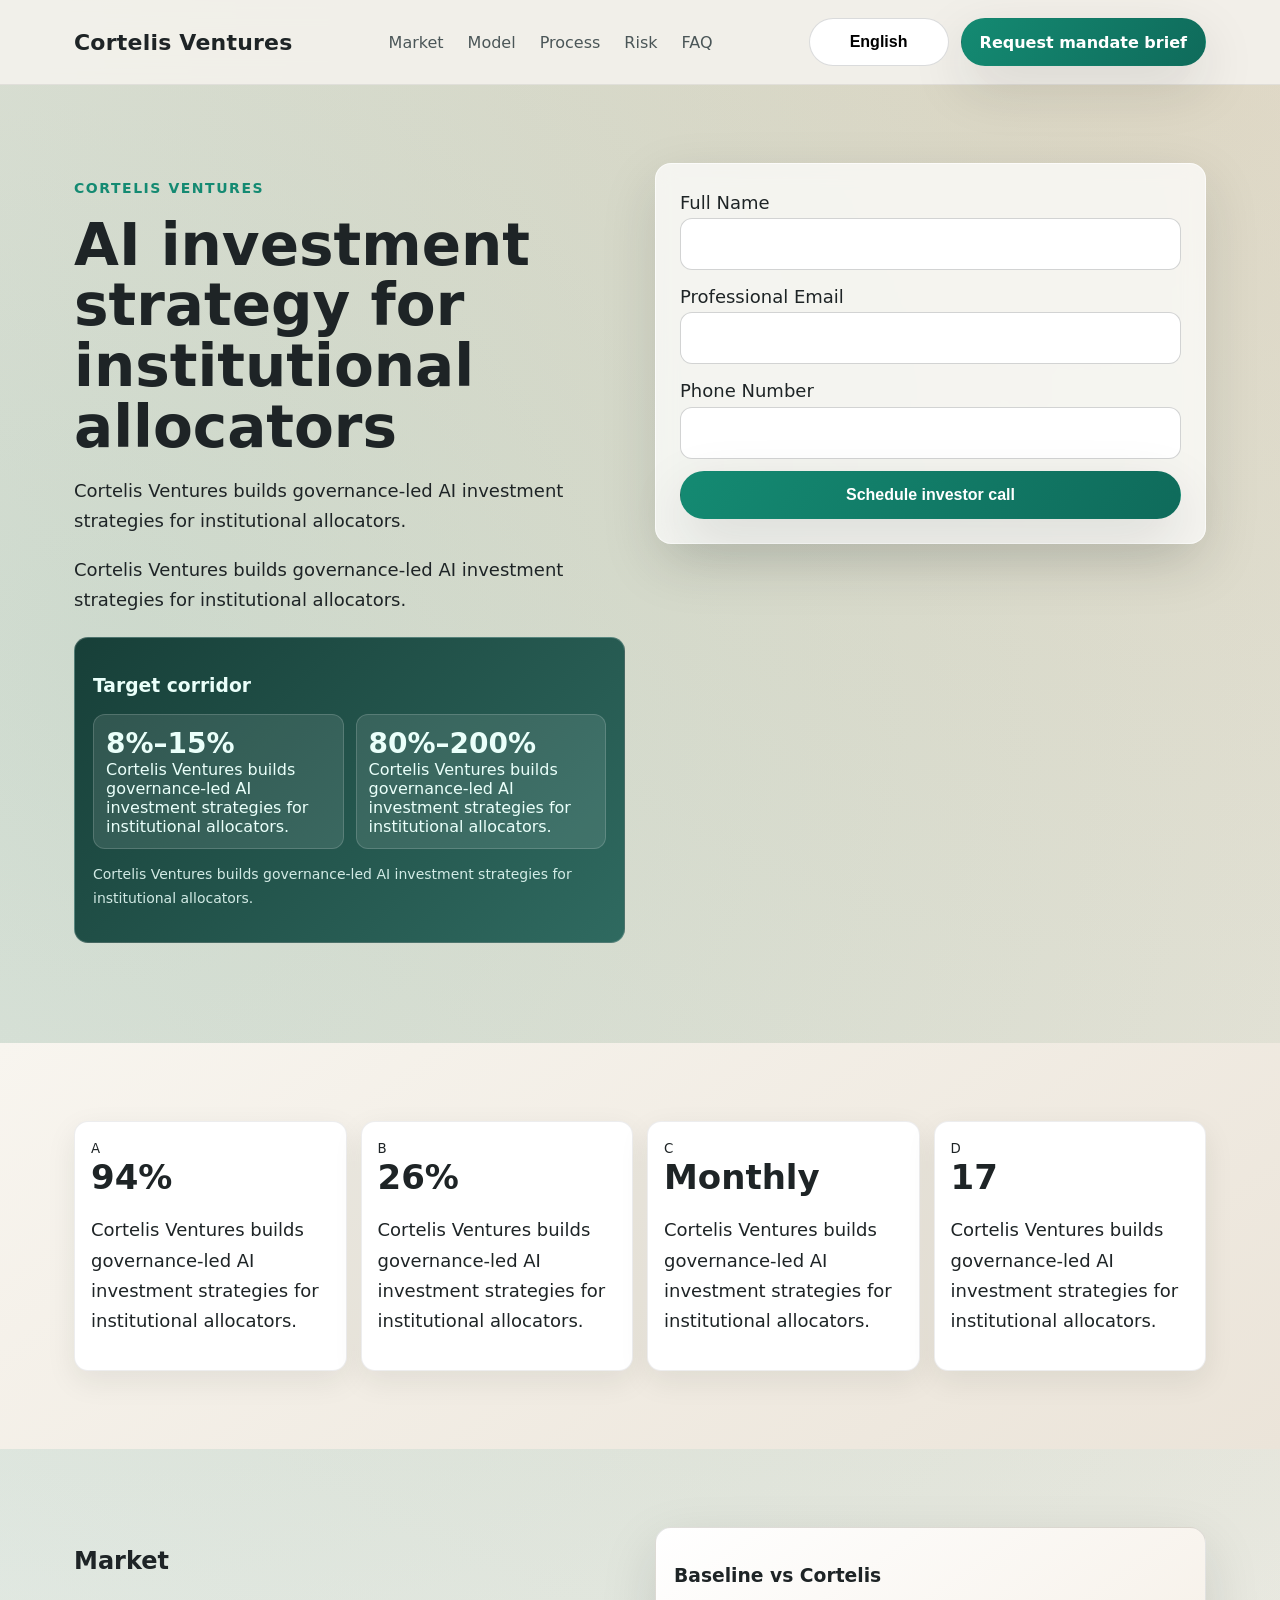
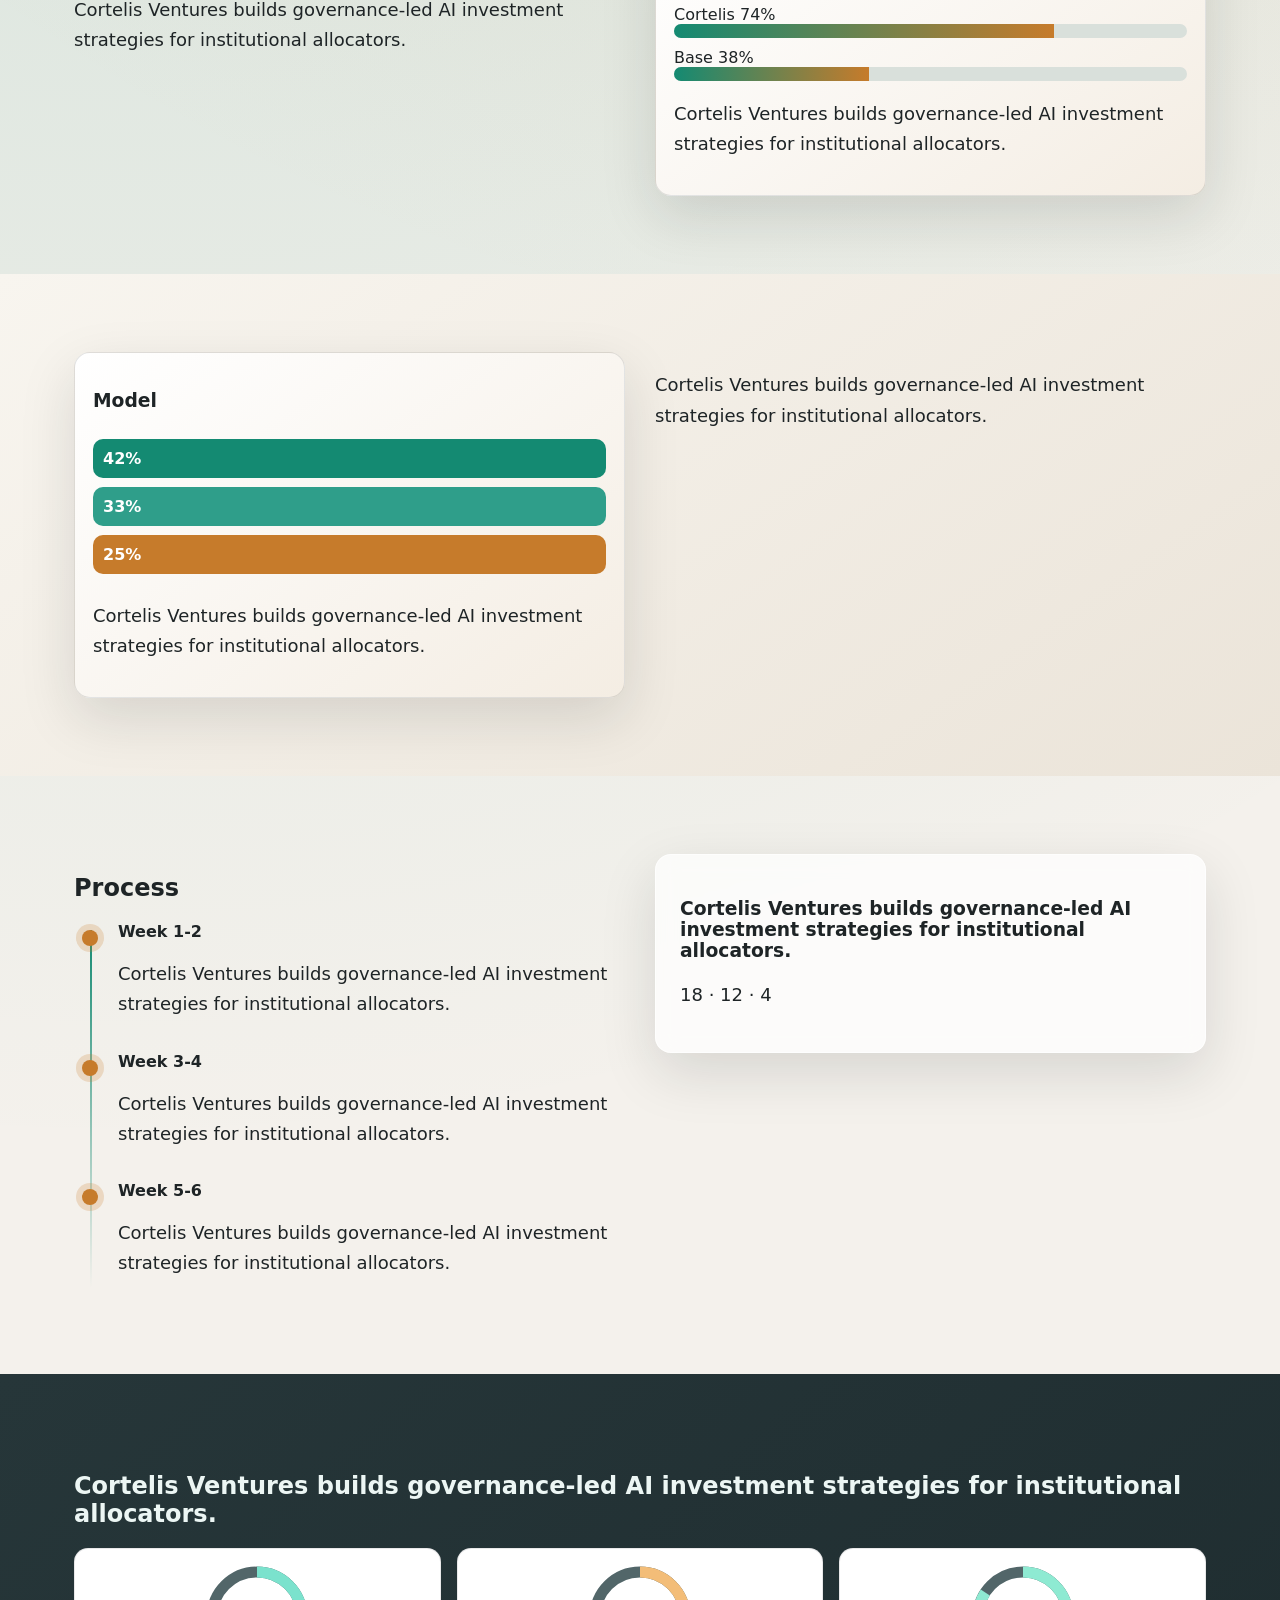
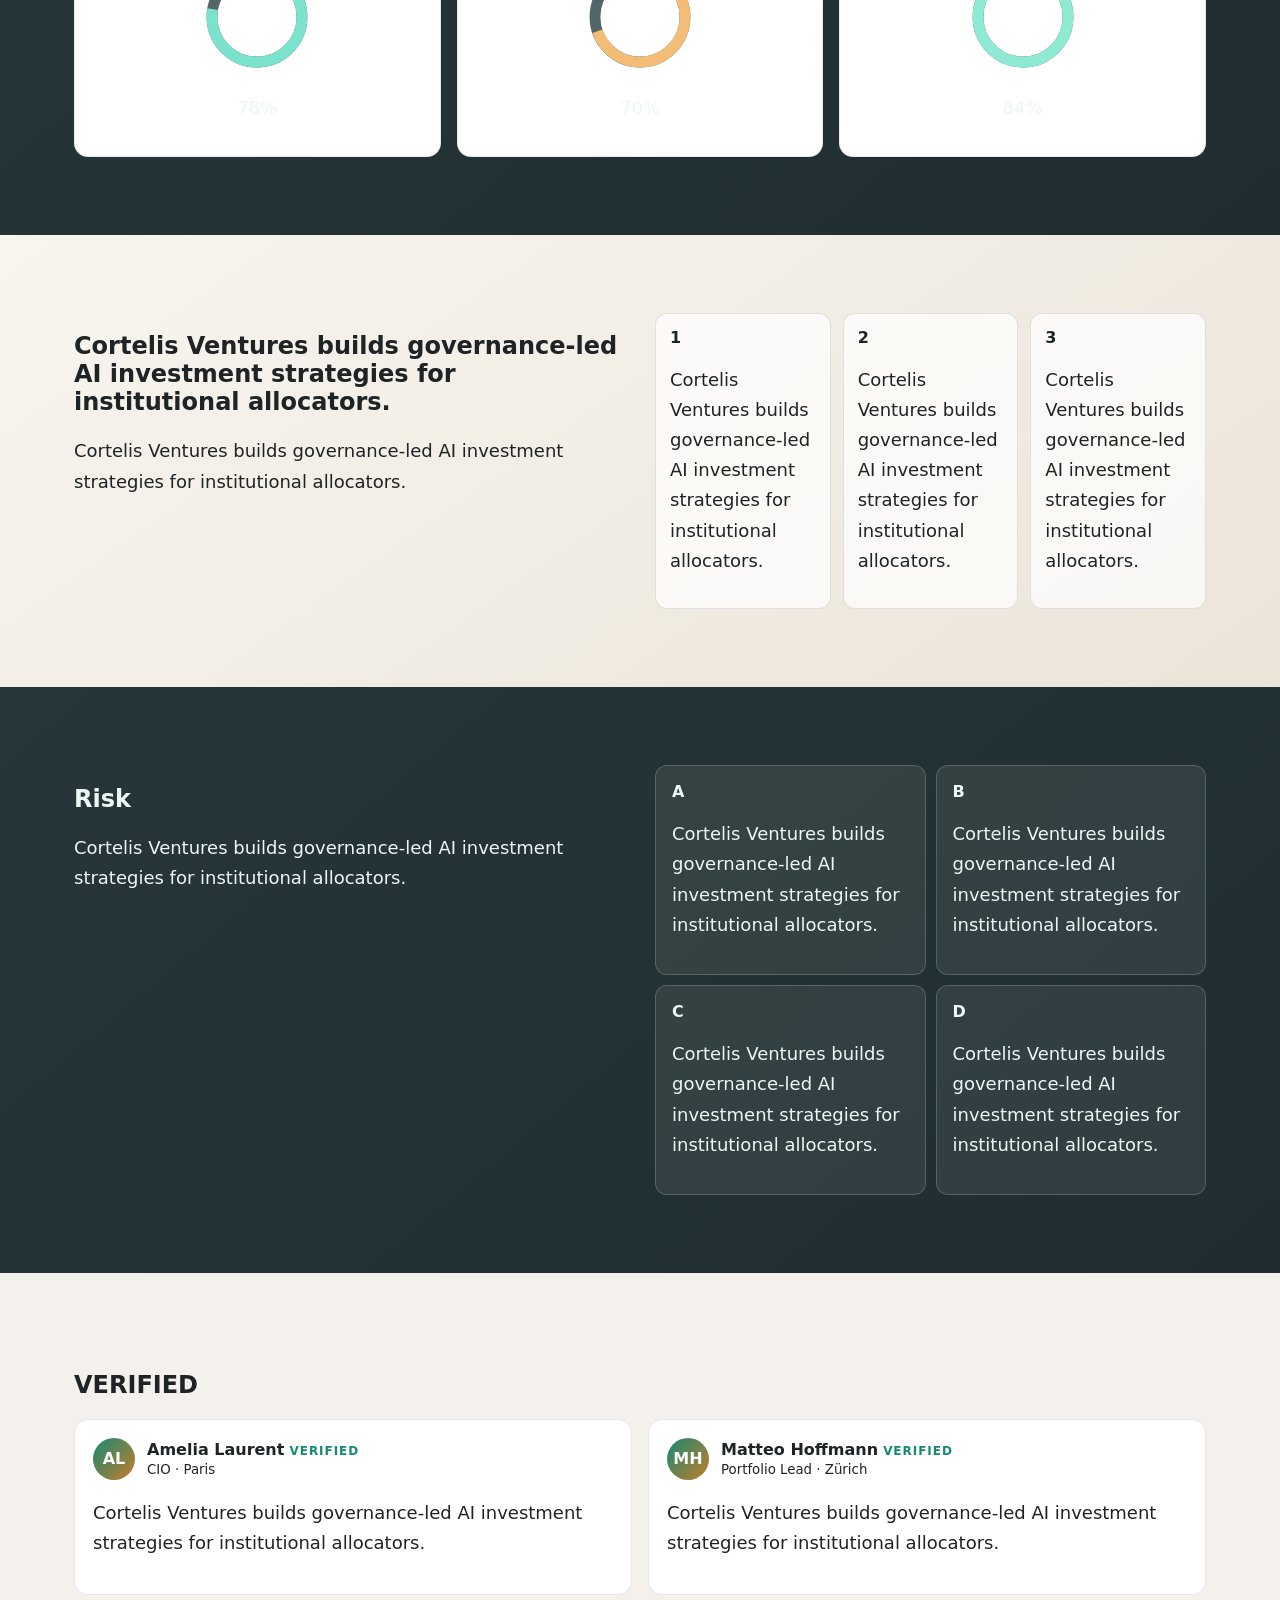
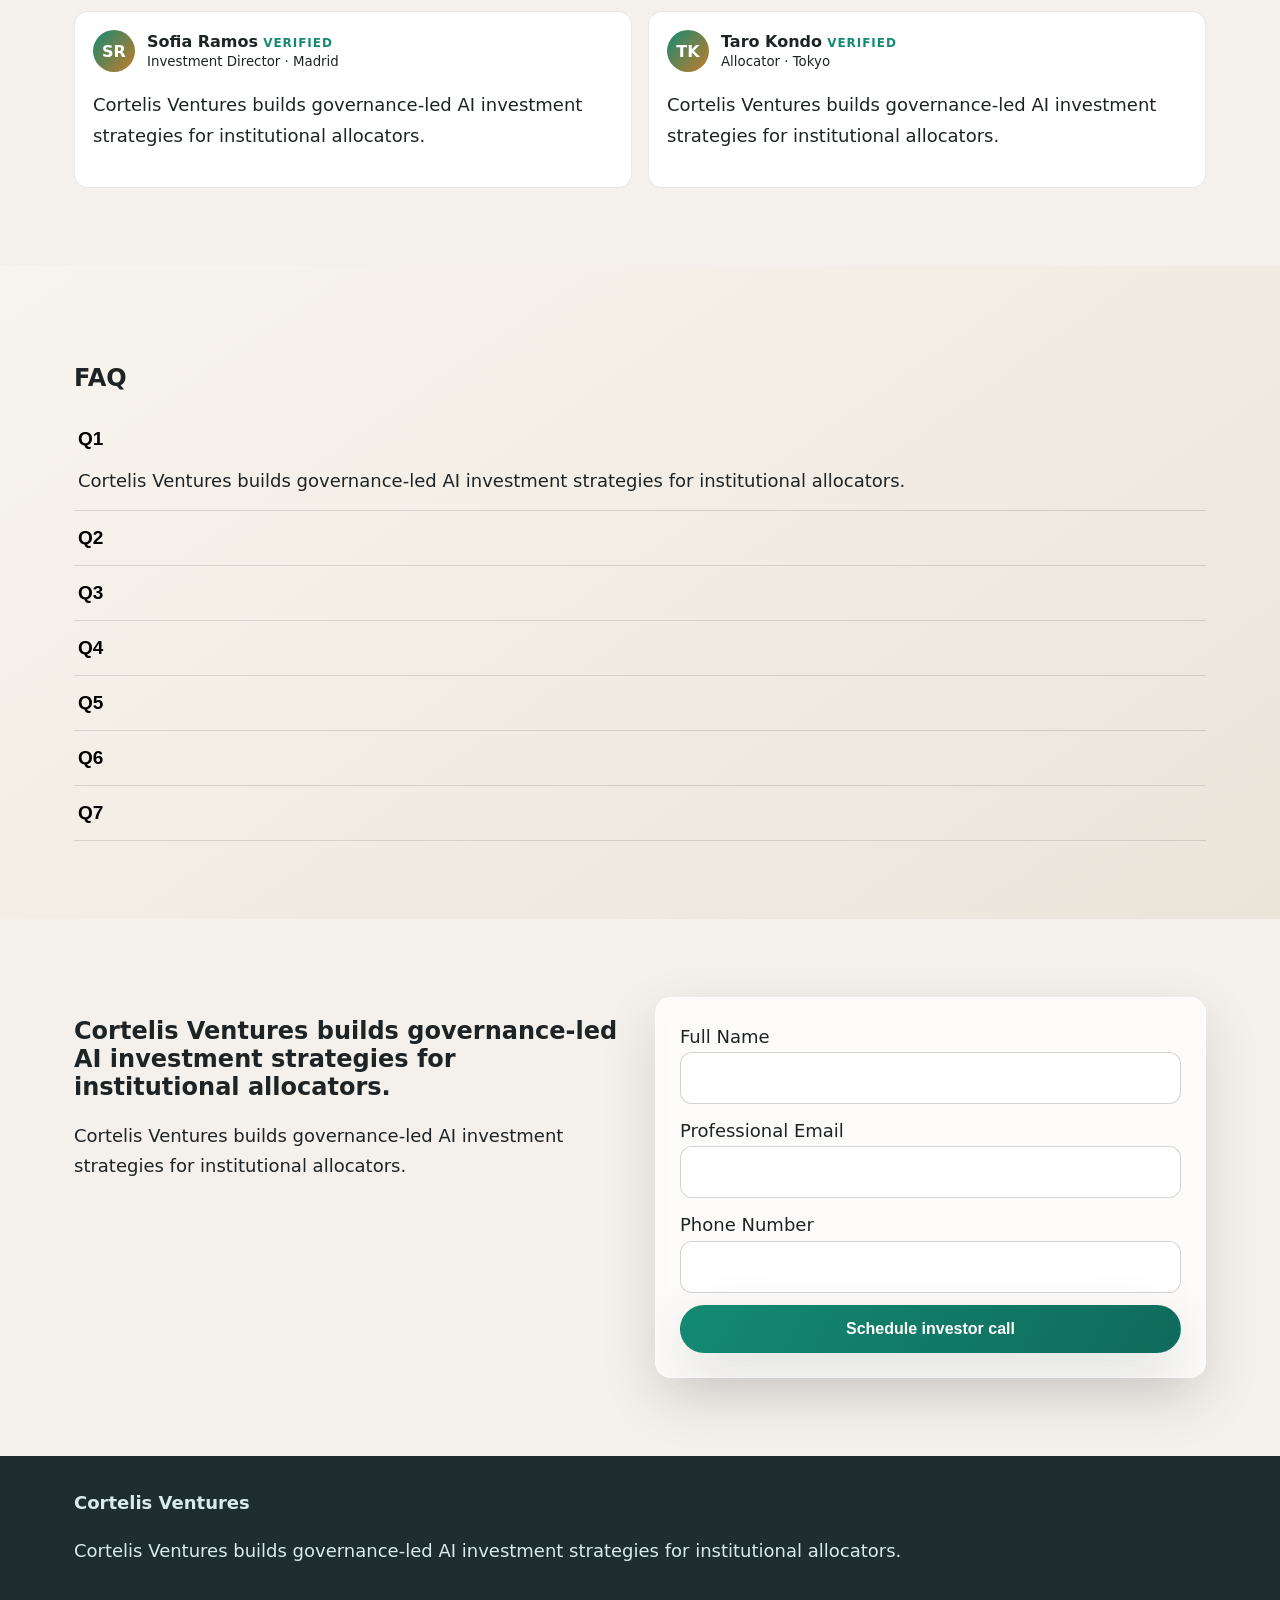
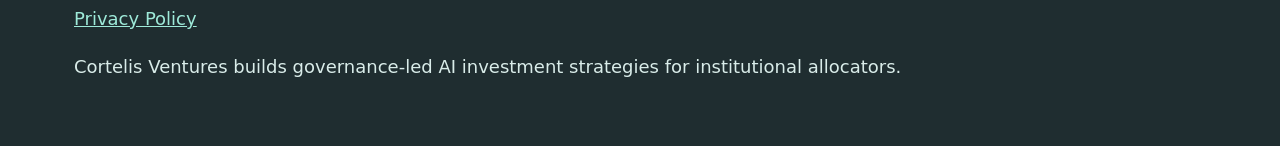
<file: index.html>
<!doctype html>
<html lang="en-GB"><head><meta charset="utf-8"><meta name="viewport" content="width=device-width,initial-scale=1"><title>AI investment strategy for institutional allocators | Cortelis Ventures</title><meta name="description" content="Cortelis Ventures builds governance-led AI investment strategies for institutional allocators."><link rel="canonical" href="https://cortelisventures.com/"><link rel="alternate" hreflang="en" href="https://cortelisventures.com/"><link rel="alternate" hreflang="de" href="https://cortelisventures.com/de/"><link rel="alternate" hreflang="fr" href="https://cortelisventures.com/fr/"><link rel="alternate" hreflang="es" href="https://cortelisventures.com/es/"><link rel="alternate" hreflang="it" href="https://cortelisventures.com/it/"><link rel="alternate" hreflang="tr" href="https://cortelisventures.com/tr/"><link rel="alternate" hreflang="pt" href="https://cortelisventures.com/pt/"><link rel="alternate" hreflang="ja" href="https://cortelisventures.com/jp/"><link rel="alternate" hreflang="sk" href="https://cortelisventures.com/sk/"><link rel="alternate" hreflang="nl-BE" href="https://cortelisventures.com/be/"><meta property="og:title" content="AI investment strategy for institutional allocators"><meta property="og:description" content="Cortelis Ventures builds governance-led AI investment strategies for institutional allocators."><meta property="og:type" content="website"><meta property="og:url" content="https://cortelisventures.com/"><meta name="twitter:card" content="summary_large_image"><meta name="twitter:title" content="AI investment strategy for institutional allocators"><meta name="twitter:description" content="Cortelis Ventures builds governance-led AI investment strategies for institutional allocators."><link rel="stylesheet" href="assets/style.css"><script defer src="assets/app.js"></script></head><body>
<header class="site-header"><div class="container nav-wrap"><div class="brand">Cortelis Ventures</div><nav class="nav-links"><a href="#s1">Market</a><a href="#s2">Model</a><a href="#s3">Process</a><a href="#s4">Risk</a><a href="#s5">FAQ</a></nav><div class="right-zone"><div class="lang" data-lang><button class="lang-toggle" aria-expanded="false">English</button><div class="lang-menu"><a href="index.html"><svg class="flag" viewBox="0 0 20 14" aria-hidden="true"><rect width="20" height="14" fill="#1f3c88"/><rect y="9" width="20" height="5" fill="#c33" opacity=".35"/></svg>English</a><a href="de/index.html"><svg class="flag" viewBox="0 0 20 14" aria-hidden="true"><rect width="20" height="14" fill="#111"/><rect y="9" width="20" height="5" fill="#c33" opacity=".35"/></svg>Deutsch</a><a href="fr/index.html"><svg class="flag" viewBox="0 0 20 14" aria-hidden="true"><rect width="20" height="14" fill="#002654"/><rect y="9" width="20" height="5" fill="#c33" opacity=".35"/></svg>Français</a><a href="es/index.html"><svg class="flag" viewBox="0 0 20 14" aria-hidden="true"><rect width="20" height="14" fill="#aa151b"/><rect y="9" width="20" height="5" fill="#c33" opacity=".35"/></svg>Español</a><a href="it/index.html"><svg class="flag" viewBox="0 0 20 14" aria-hidden="true"><rect width="20" height="14" fill="#009246"/><rect y="9" width="20" height="5" fill="#c33" opacity=".35"/></svg>Italiano</a><a href="tr/index.html"><svg class="flag" viewBox="0 0 20 14" aria-hidden="true"><rect width="20" height="14" fill="#e30a17"/><rect y="9" width="20" height="5" fill="#c33" opacity=".35"/></svg>Türkçe</a><a href="pt/index.html"><svg class="flag" viewBox="0 0 20 14" aria-hidden="true"><rect width="20" height="14" fill="#006847"/><rect y="9" width="20" height="5" fill="#c33" opacity=".35"/></svg>Português</a><a href="jp/index.html"><svg class="flag" viewBox="0 0 20 14" aria-hidden="true"><rect width="20" height="14" fill="#fff"/><rect y="9" width="20" height="5" fill="#c33" opacity=".35"/></svg>日本語</a><a href="sk/index.html"><svg class="flag" viewBox="0 0 20 14" aria-hidden="true"><rect width="20" height="14" fill="#0b4ea2"/><rect y="9" width="20" height="5" fill="#c33" opacity=".35"/></svg>Slovenčina</a><a href="be/index.html"><svg class="flag" viewBox="0 0 20 14" aria-hidden="true"><rect width="20" height="14" fill="#111"/><rect y="9" width="20" height="5" fill="#c33" opacity=".35"/></svg>Belgium</a></div></div><a class="btn btn-primary desktop-cta" href="#lead2">Request mandate brief</a><button class="drawer-toggle" id="drawerOpen" aria-label="Menu">☰</button></div></div></header>
<div id="mobileDrawer" class="mobile-drawer"><div class="drawer-panel"><div class="drawer-head"><strong>Menu</strong><button id="drawerClose" class="icon-btn" aria-label="Close">×</button></div><nav class="drawer-nav"><a href="#s1">Market</a><a href="#s2">Model</a><a href="#s3">Process</a><a href="#s4">Risk</a><a href="#s5">FAQ</a></nav><div class="lang" data-lang><button class="lang-toggle" aria-expanded="false">English</button><div class="lang-menu"><a href="index.html"><svg class="flag" viewBox="0 0 20 14" aria-hidden="true"><rect width="20" height="14" fill="#1f3c88"/><rect y="9" width="20" height="5" fill="#c33" opacity=".35"/></svg>English</a><a href="de/index.html"><svg class="flag" viewBox="0 0 20 14" aria-hidden="true"><rect width="20" height="14" fill="#111"/><rect y="9" width="20" height="5" fill="#c33" opacity=".35"/></svg>Deutsch</a><a href="fr/index.html"><svg class="flag" viewBox="0 0 20 14" aria-hidden="true"><rect width="20" height="14" fill="#002654"/><rect y="9" width="20" height="5" fill="#c33" opacity=".35"/></svg>Français</a><a href="es/index.html"><svg class="flag" viewBox="0 0 20 14" aria-hidden="true"><rect width="20" height="14" fill="#aa151b"/><rect y="9" width="20" height="5" fill="#c33" opacity=".35"/></svg>Español</a><a href="it/index.html"><svg class="flag" viewBox="0 0 20 14" aria-hidden="true"><rect width="20" height="14" fill="#009246"/><rect y="9" width="20" height="5" fill="#c33" opacity=".35"/></svg>Italiano</a><a href="tr/index.html"><svg class="flag" viewBox="0 0 20 14" aria-hidden="true"><rect width="20" height="14" fill="#e30a17"/><rect y="9" width="20" height="5" fill="#c33" opacity=".35"/></svg>Türkçe</a><a href="pt/index.html"><svg class="flag" viewBox="0 0 20 14" aria-hidden="true"><rect width="20" height="14" fill="#006847"/><rect y="9" width="20" height="5" fill="#c33" opacity=".35"/></svg>Português</a><a href="jp/index.html"><svg class="flag" viewBox="0 0 20 14" aria-hidden="true"><rect width="20" height="14" fill="#fff"/><rect y="9" width="20" height="5" fill="#c33" opacity=".35"/></svg>日本語</a><a href="sk/index.html"><svg class="flag" viewBox="0 0 20 14" aria-hidden="true"><rect width="20" height="14" fill="#0b4ea2"/><rect y="9" width="20" height="5" fill="#c33" opacity=".35"/></svg>Slovenčina</a><a href="be/index.html"><svg class="flag" viewBox="0 0 20 14" aria-hidden="true"><rect width="20" height="14" fill="#111"/><rect y="9" width="20" height="5" fill="#c33" opacity=".35"/></svg>Belgium</a></div></div><p><a class="btn btn-primary" href="#lead2">Request mandate brief</a></p></div></div>
<main>
<section class="section hero"><div class="container hero-grid"><div class="reveal"><p class="eyebrow">Cortelis Ventures</p><h1>AI investment strategy for institutional allocators</h1><p>Cortelis Ventures builds governance-led AI investment strategies for institutional allocators.</p><p>Cortelis Ventures builds governance-led AI investment strategies for institutional allocators.</p><div class="corridor"><h3>Target corridor</h3><div class="corridor-grid"><div class="metricbox"><strong>8%–15%</strong><span>Cortelis Ventures builds governance-led AI investment strategies for institutional allocators.</span></div><div class="metricbox"><strong>80%–200%</strong><span>Cortelis Ventures builds governance-led AI investment strategies for institutional allocators.</span></div></div><p class="micro">Cortelis Ventures builds governance-led AI investment strategies for institutional allocators.</p></div></div><div class="glass reveal"><form class="lead-form"><label>Full Name<input type="text"></label><label>Professional Email<input type="email"></label><label>Phone Number<input type="tel"></label><button class="btn btn-primary">Schedule investor call</button></form></div></div></section>
<section class="section section-alt"><div class="container kpi-strip reveal"><article class="kpi"><small>A</small><b>94%</b><p>Cortelis Ventures builds governance-led AI investment strategies for institutional allocators.</p></article><article class="kpi"><small>B</small><b>26%</b><p>Cortelis Ventures builds governance-led AI investment strategies for institutional allocators.</p></article><article class="kpi"><small>C</small><b>Monthly</b><p>Cortelis Ventures builds governance-led AI investment strategies for institutional allocators.</p></article><article class="kpi"><small>D</small><b>17</b><p>Cortelis Ventures builds governance-led AI investment strategies for institutional allocators.</p></article></div></section>
<section id="s1" class="section"><div class="container split"><div class="reveal"><h2>Market</h2><p>Cortelis Ventures builds governance-led AI investment strategies for institutional allocators.</p></div><div class="visual-card bars reveal"><h3>Baseline vs Cortelis</h3><div class="row">Cortelis 74%<div class="bar-track"><div class="bar-fill" style="width:74%"></div></div></div><div class="row">Base 38%<div class="bar-track"><div class="bar-fill" style="width:38%"></div></div></div><p>Cortelis Ventures builds governance-led AI investment strategies for institutional allocators.</p></div></div></section>
<section id="s2" class="section section-alt"><div class="container split"><div class="visual-card alloc reveal"><h3>Model</h3><span style="background:#148a72">42%</span><span style="background:#2f9e8a">33%</span><span style="background:#c67b2b">25%</span><p>Cortelis Ventures builds governance-led AI investment strategies for institutional allocators.</p></div><div class="reveal"><p>Cortelis Ventures builds governance-led AI investment strategies for institutional allocators.</p></div></div></section>
<section id="s3" class="section"><div class="container split"><div class="reveal"><h2>Process</h2><div class="timeline"><div class="step"><strong>Week 1-2</strong><p>Cortelis Ventures builds governance-led AI investment strategies for institutional allocators.</p></div><div class="step"><strong>Week 3-4</strong><p>Cortelis Ventures builds governance-led AI investment strategies for institutional allocators.</p></div><div class="step"><strong>Week 5-6</strong><p>Cortelis Ventures builds governance-led AI investment strategies for institutional allocators.</p></div></div></div><div class="glass reveal"><h3>Cortelis Ventures builds governance-led AI investment strategies for institutional allocators.</h3><p>18 · 12 · 4</p></div></div></section>
<section class="section section-dark"><div class="container"><h2>Cortelis Ventures builds governance-led AI investment strategies for institutional allocators.</h2><div class="rings reveal"><div class="ring"><svg viewBox="0 0 120 120"><circle cx="60" cy="60" r="50" fill="none" stroke="#526669" stroke-width="12"/><circle cx="60" cy="60" r="50" fill="none" stroke="#7be2cd" stroke-width="12" stroke-dasharray="314" stroke-dashoffset="70"/></svg><p>78%</p></div><div class="ring"><svg viewBox="0 0 120 120"><circle cx="60" cy="60" r="50" fill="none" stroke="#526669" stroke-width="12"/><circle cx="60" cy="60" r="50" fill="none" stroke="#f3bd78" stroke-width="12" stroke-dasharray="314" stroke-dashoffset="95"/></svg><p>70%</p></div><div class="ring"><svg viewBox="0 0 120 120"><circle cx="60" cy="60" r="50" fill="none" stroke="#526669" stroke-width="12"/><circle cx="60" cy="60" r="50" fill="none" stroke="#8eead2" stroke-width="12" stroke-dasharray="314" stroke-dashoffset="50"/></svg><p>84%</p></div></div></div></section>
<section class="section section-alt"><div class="container split"><div class="reveal"><h2>Cortelis Ventures builds governance-led AI investment strategies for institutional allocators.</h2><p>Cortelis Ventures builds governance-led AI investment strategies for institutional allocators.</p></div><div class="arch reveal"><div class="node"><strong>1</strong><p>Cortelis Ventures builds governance-led AI investment strategies for institutional allocators.</p></div><div class="node"><strong>2</strong><p>Cortelis Ventures builds governance-led AI investment strategies for institutional allocators.</p></div><div class="node"><strong>3</strong><p>Cortelis Ventures builds governance-led AI investment strategies for institutional allocators.</p></div></div></div></section>
<section id="s4" class="section section-dark"><div class="container split"><div class="reveal"><h2>Risk</h2><p>Cortelis Ventures builds governance-led AI investment strategies for institutional allocators.</p></div><div class="matrix reveal"><div class="quad"><strong>A</strong><p>Cortelis Ventures builds governance-led AI investment strategies for institutional allocators.</p></div><div class="quad"><strong>B</strong><p>Cortelis Ventures builds governance-led AI investment strategies for institutional allocators.</p></div><div class="quad"><strong>C</strong><p>Cortelis Ventures builds governance-led AI investment strategies for institutional allocators.</p></div><div class="quad"><strong>D</strong><p>Cortelis Ventures builds governance-led AI investment strategies for institutional allocators.</p></div></div></div></section>
<section class="section"><div class="container"><h2>VERIFIED</h2><div class="reviews reveal"><article class="review"><div class="person"><div class="avatar">AL</div><div><strong>Amelia Laurent</strong> <span class="verify">VERIFIED</span><br><small>CIO · Paris</small></div></div><p>Cortelis Ventures builds governance-led AI investment strategies for institutional allocators.</p></article><article class="review"><div class="person"><div class="avatar">MH</div><div><strong>Matteo Hoffmann</strong> <span class="verify">VERIFIED</span><br><small>Portfolio Lead · Zürich</small></div></div><p>Cortelis Ventures builds governance-led AI investment strategies for institutional allocators.</p></article><article class="review"><div class="person"><div class="avatar">SR</div><div><strong>Sofia Ramos</strong> <span class="verify">VERIFIED</span><br><small>Investment Director · Madrid</small></div></div><p>Cortelis Ventures builds governance-led AI investment strategies for institutional allocators.</p></article><article class="review"><div class="person"><div class="avatar">TK</div><div><strong>Taro Kondo</strong> <span class="verify">VERIFIED</span><br><small>Allocator · Tokyo</small></div></div><p>Cortelis Ventures builds governance-led AI investment strategies for institutional allocators.</p></article></div></div></section>
<section id="s5" class="section section-alt"><div class="container"><h2>FAQ</h2><div><article class="faq-item open"><button class="faq-q">Q1</button><div class="faq-answer">Cortelis Ventures builds governance-led AI investment strategies for institutional allocators.</div></article><article class="faq-item "><button class="faq-q">Q2</button><div class="faq-answer">Cortelis Ventures builds governance-led AI investment strategies for institutional allocators.</div></article><article class="faq-item "><button class="faq-q">Q3</button><div class="faq-answer">Cortelis Ventures builds governance-led AI investment strategies for institutional allocators.</div></article><article class="faq-item "><button class="faq-q">Q4</button><div class="faq-answer">Cortelis Ventures builds governance-led AI investment strategies for institutional allocators.</div></article><article class="faq-item "><button class="faq-q">Q5</button><div class="faq-answer">Cortelis Ventures builds governance-led AI investment strategies for institutional allocators.</div></article><article class="faq-item "><button class="faq-q">Q6</button><div class="faq-answer">Cortelis Ventures builds governance-led AI investment strategies for institutional allocators.</div></article><article class="faq-item "><button class="faq-q">Q7</button><div class="faq-answer">Cortelis Ventures builds governance-led AI investment strategies for institutional allocators.</div></article></div></div></section>
<section class="section"><div class="container split"><div class="reveal"><h2>Cortelis Ventures builds governance-led AI investment strategies for institutional allocators.</h2><p>Cortelis Ventures builds governance-led AI investment strategies for institutional allocators.</p></div><div class="glass reveal" id="lead2"><form class="lead-form"><label>Full Name<input type="text"></label><label>Professional Email<input type="email"></label><label>Phone Number<input type="tel"></label><button class="btn btn-primary">Schedule investor call</button></form></div></div></section>
</main><footer><div class="container footer-row"><div><strong>Cortelis Ventures</strong><p>Cortelis Ventures builds governance-led AI investment strategies for institutional allocators.</p></div><div><a href="#" class="linklike" data-open-privacy>Privacy Policy</a><p>Cortelis Ventures builds governance-led AI investment strategies for institutional allocators.</p></div></div></footer>
<div id="privacyModal" class="modal-backdrop" role="dialog" aria-modal="true"><div class="modal"><div class="modal-head"><h3>Privacy Policy</h3><button class="icon-btn" data-close-privacy aria-label="Close">×</button></div><div class="modal-body"><h4>Cortelis Ventures builds governance-led AI investment strategies for institutional allocators.</h4><p>Cortelis Ventures builds governance-led AI investment strategies for institutional allocators.</p><h4>Cortelis Ventures builds governance-led AI investment strategies for institutional allocators.</h4><p>Cortelis Ventures builds governance-led AI investment strategies for institutional allocators.</p><h4>Cortelis Ventures builds governance-led AI investment strategies for institutional allocators.</h4><p>Cortelis Ventures builds governance-led AI investment strategies for institutional allocators.</p><h4>Cortelis Ventures builds governance-led AI investment strategies for institutional allocators.</h4><p>Cortelis Ventures builds governance-led AI investment strategies for institutional allocators.</p><h4>Cortelis Ventures builds governance-led AI investment strategies for institutional allocators.</h4><p>Cortelis Ventures builds governance-led AI investment strategies for institutional allocators.</p><h4>Cortelis Ventures builds governance-led AI investment strategies for institutional allocators.</h4><p>Cortelis Ventures builds governance-led AI investment strategies for institutional allocators.</p><h4>Cortelis Ventures builds governance-led AI investment strategies for institutional allocators.</h4><p>Cortelis Ventures builds governance-led AI investment strategies for institutional allocators.</p><h4>Cortelis Ventures builds governance-led AI investment strategies for institutional allocators.</h4><p>Cortelis Ventures builds governance-led AI investment strategies for institutional allocators.</p><h4>Cortelis Ventures builds governance-led AI investment strategies for institutional allocators.</h4><p>Cortelis Ventures builds governance-led AI investment strategies for institutional allocators.</p><h4>Cortelis Ventures builds governance-led AI investment strategies for institutional allocators.</h4><p>Cortelis Ventures builds governance-led AI investment strategies for institutional allocators.</p><h4>Contact</h4><p>privacy@cortelisventures.com</p></div><div class="modal-foot"><button class="btn" data-close-privacy>Close</button></div></div></div>
<script type="application/ld+json">{"@context": "https://schema.org", "@type": "Organization", "name": "Cortelis Ventures", "url": "https://cortelisventures.com"}</script><script type="application/ld+json">{"@context": "https://schema.org", "@type": "WebSite", "name": "Cortelis Ventures", "url": "https://cortelisventures.com"}</script><script type="application/ld+json">{"@context": "https://schema.org", "@type": "FAQPage", "mainEntity": [{"@type": "Question", "name": "Q1", "acceptedAnswer": {"@type": "Answer", "text": "Cortelis Ventures builds governance-led AI investment strategies for institutional allocators."}}]}</script><script type="application/ld+json">{"@context": "https://schema.org", "@type": "Review", "author": {"@type": "Person", "name": "Amelia Laurent"}, "reviewBody": "Cortelis Ventures builds governance-led AI investment strategies for institutional allocators."}</script>
</body></html>
</file>
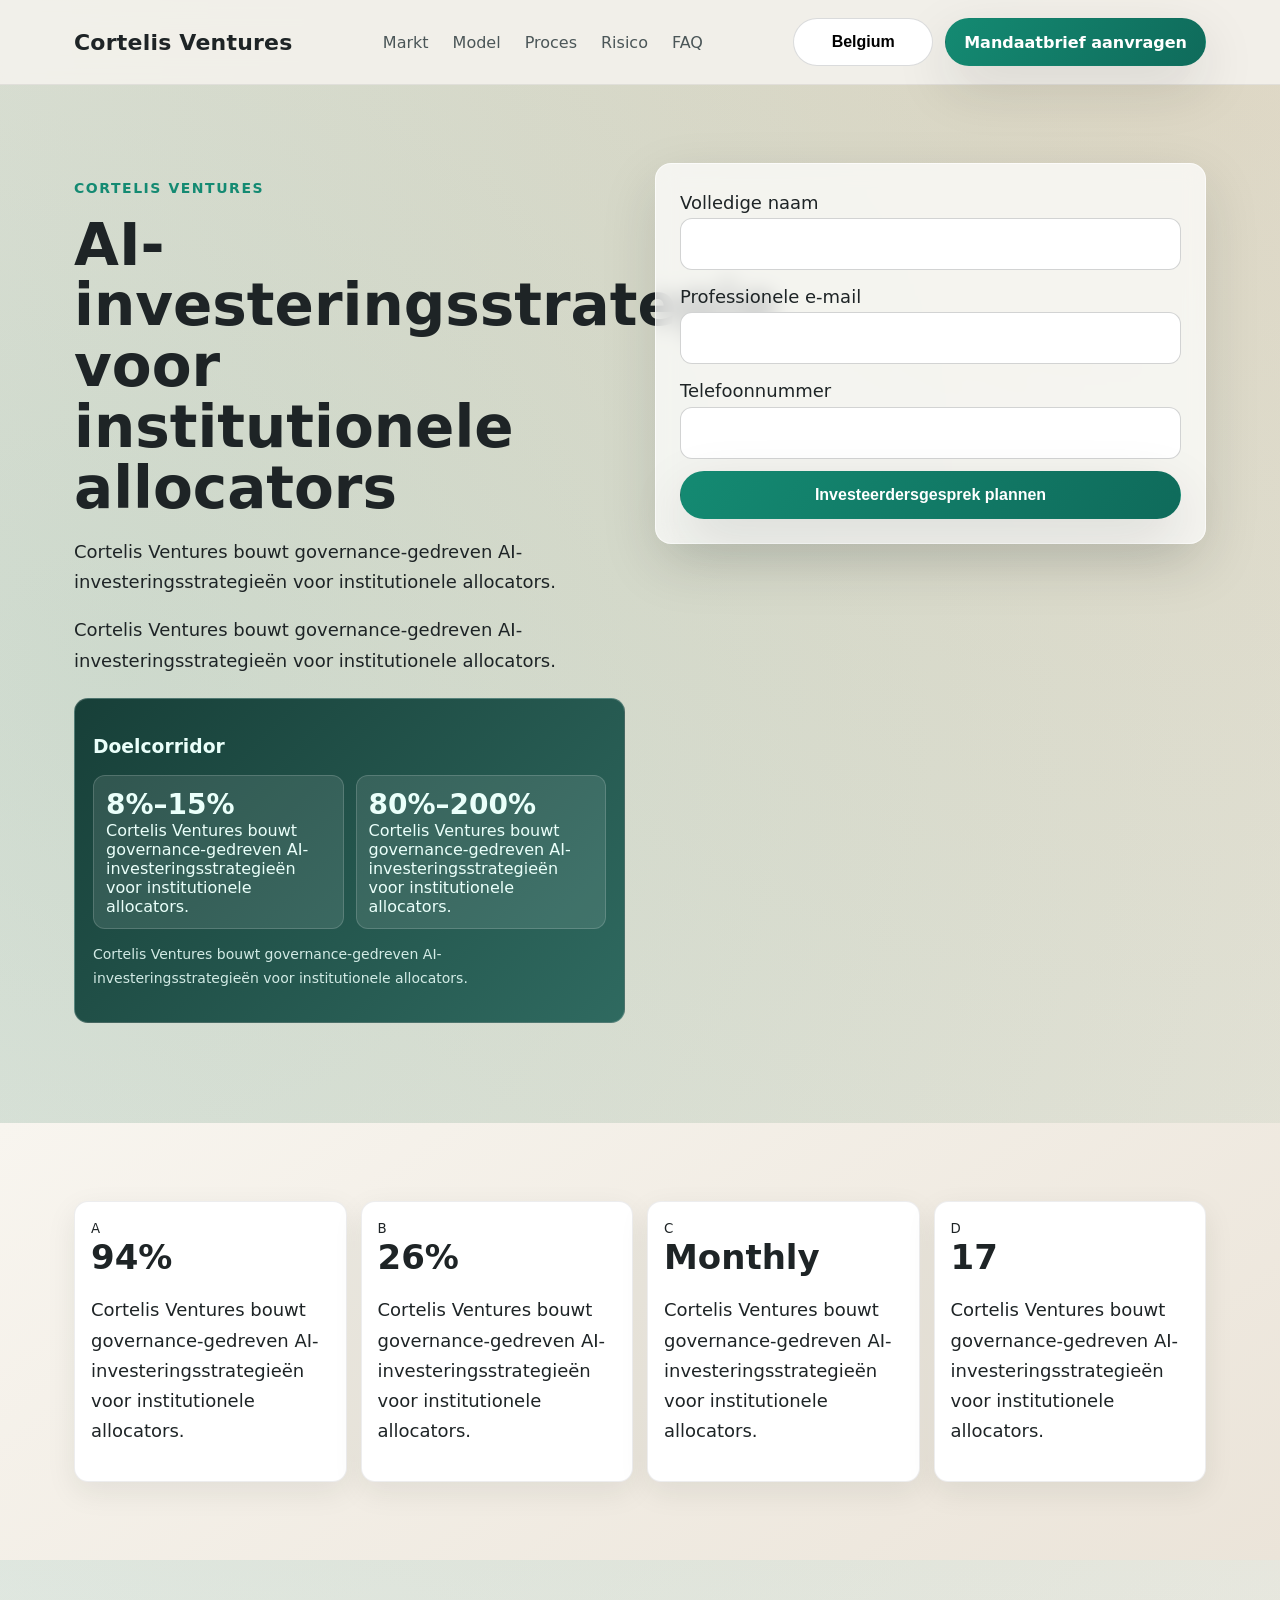
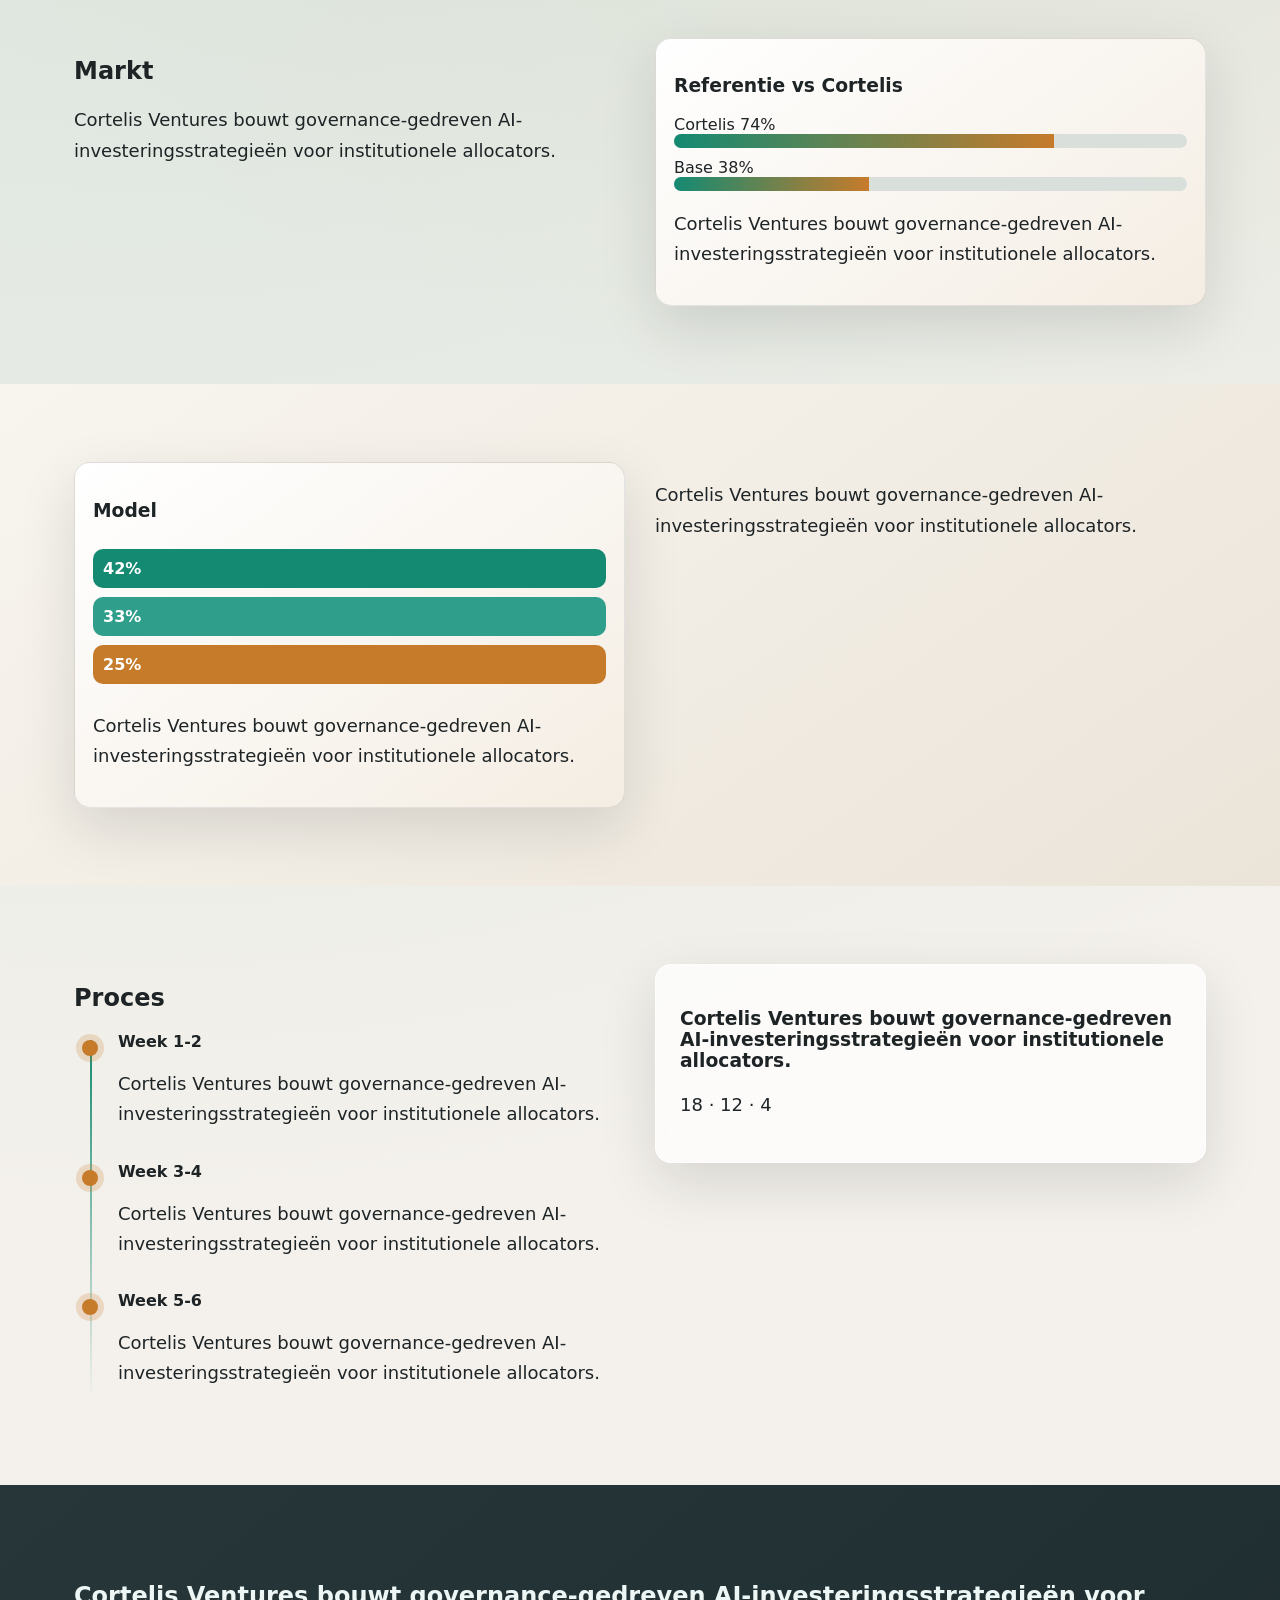
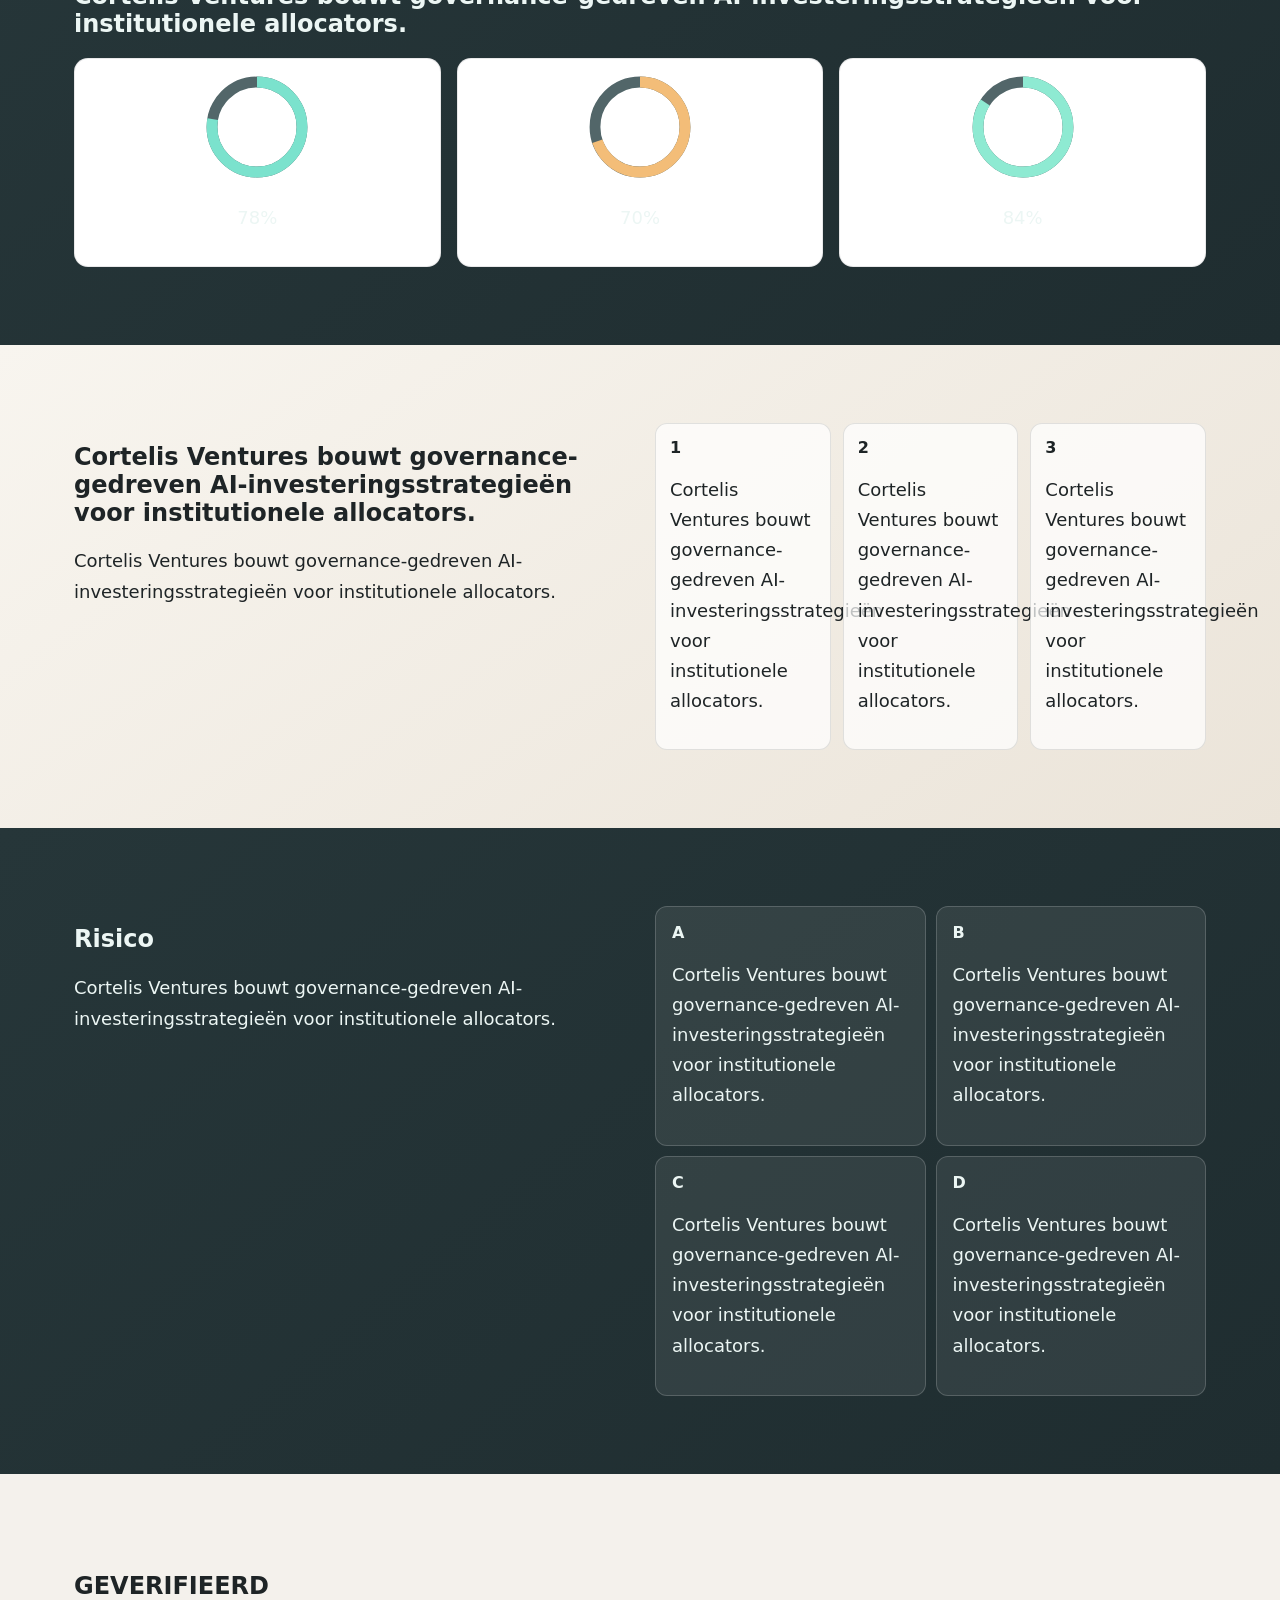
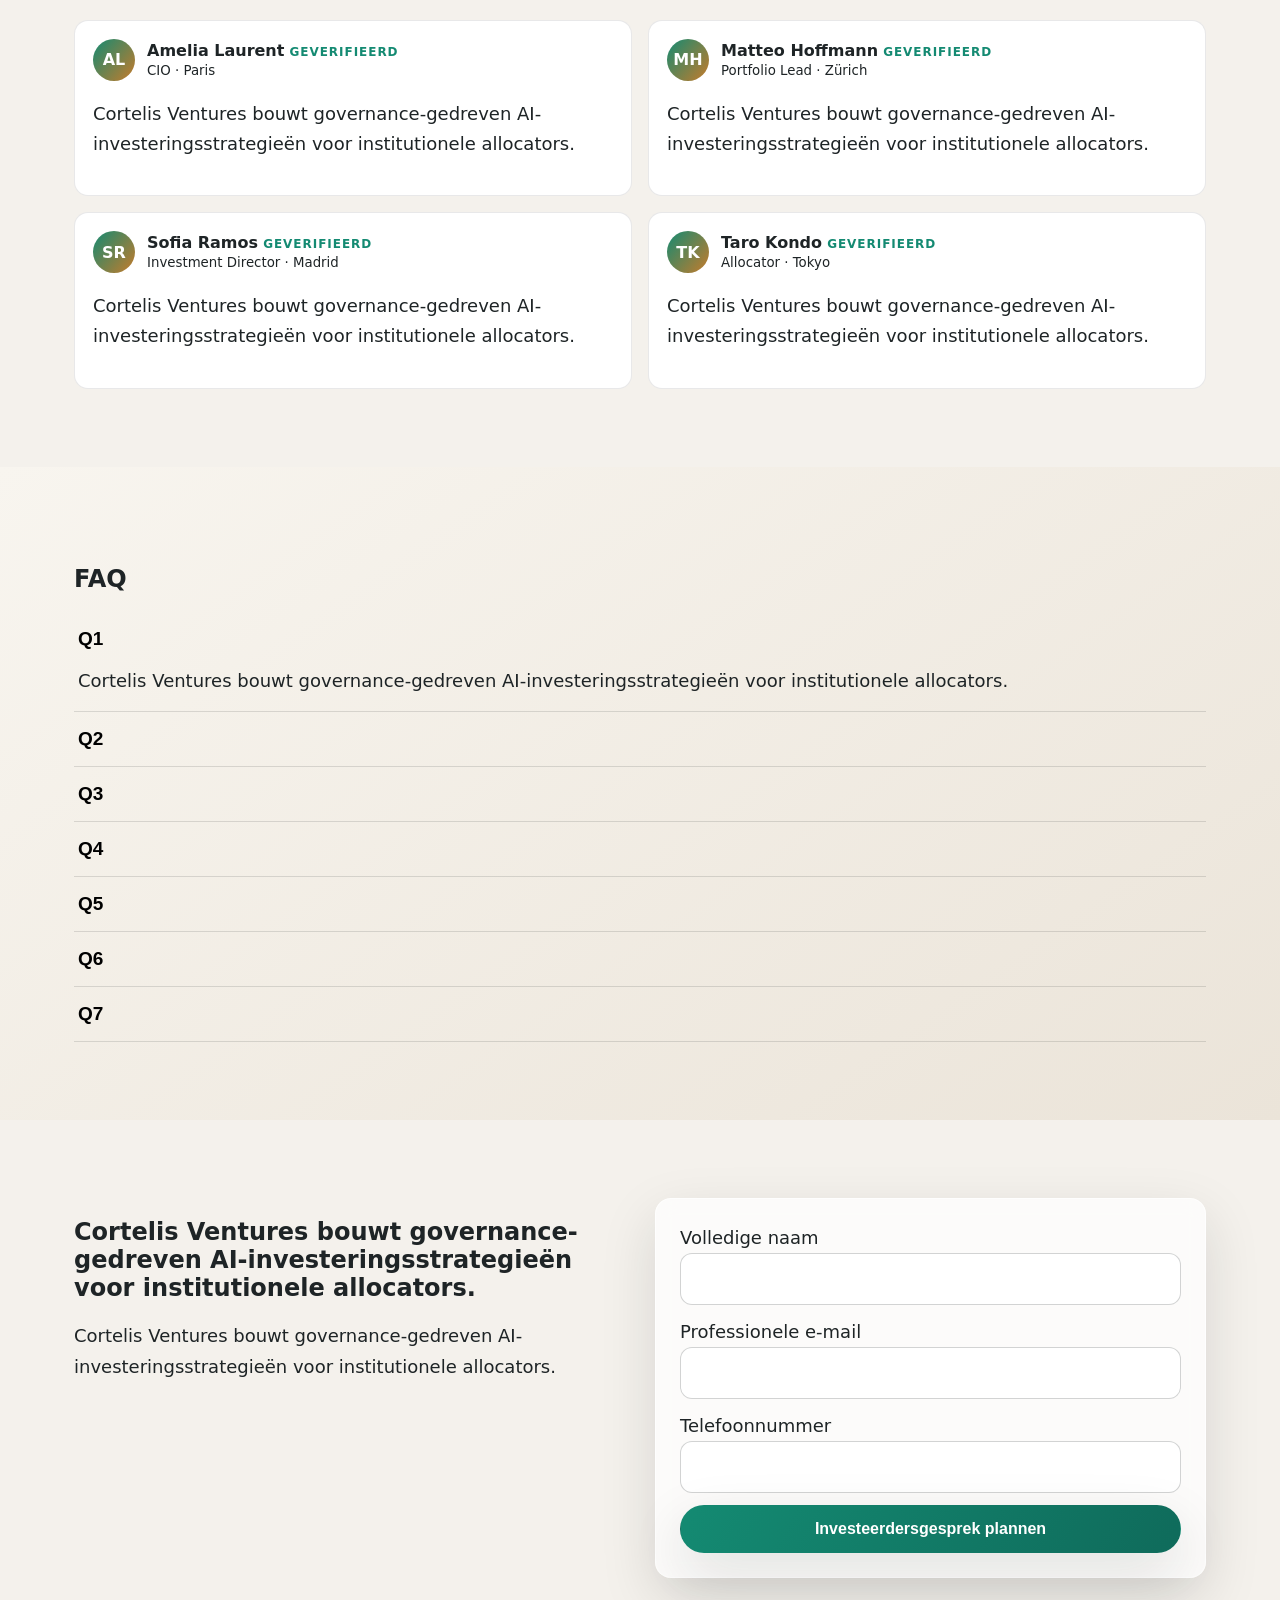
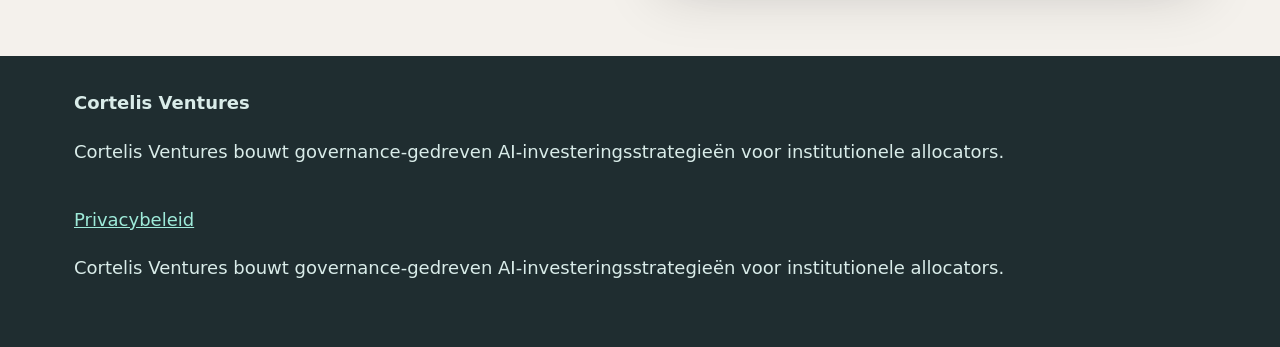
<file: be/index.html>
<!doctype html>
<html lang="nl-BE"><head><meta charset="utf-8"><meta name="viewport" content="width=device-width,initial-scale=1"><title>AI-investeringsstrategie voor institutionele allocators | Cortelis Ventures</title><meta name="description" content="Cortelis Ventures bouwt governance-gedreven AI-investeringsstrategieën voor institutionele allocators."><link rel="canonical" href="https://cortelisventures.com/be/"><link rel="alternate" hreflang="en" href="https://cortelisventures.com/"><link rel="alternate" hreflang="de" href="https://cortelisventures.com/de/"><link rel="alternate" hreflang="fr" href="https://cortelisventures.com/fr/"><link rel="alternate" hreflang="es" href="https://cortelisventures.com/es/"><link rel="alternate" hreflang="it" href="https://cortelisventures.com/it/"><link rel="alternate" hreflang="tr" href="https://cortelisventures.com/tr/"><link rel="alternate" hreflang="pt" href="https://cortelisventures.com/pt/"><link rel="alternate" hreflang="ja" href="https://cortelisventures.com/jp/"><link rel="alternate" hreflang="sk" href="https://cortelisventures.com/sk/"><link rel="alternate" hreflang="nl-BE" href="https://cortelisventures.com/be/"><meta property="og:title" content="AI-investeringsstrategie voor institutionele allocators"><meta property="og:description" content="Cortelis Ventures bouwt governance-gedreven AI-investeringsstrategieën voor institutionele allocators."><meta property="og:type" content="website"><meta property="og:url" content="https://cortelisventures.com/be/"><meta name="twitter:card" content="summary_large_image"><meta name="twitter:title" content="AI-investeringsstrategie voor institutionele allocators"><meta name="twitter:description" content="Cortelis Ventures bouwt governance-gedreven AI-investeringsstrategieën voor institutionele allocators."><link rel="stylesheet" href="../assets/style.css"><script defer src="../assets/app.js"></script></head><body>
<header class="site-header"><div class="container nav-wrap"><div class="brand">Cortelis Ventures</div><nav class="nav-links"><a href="#s1">Markt</a><a href="#s2">Model</a><a href="#s3">Proces</a><a href="#s4">Risico</a><a href="#s5">FAQ</a></nav><div class="right-zone"><div class="lang" data-lang><button class="lang-toggle" aria-expanded="false">Belgium</button><div class="lang-menu"><a href="../index.html"><svg class="flag" viewBox="0 0 20 14" aria-hidden="true"><rect width="20" height="14" fill="#1f3c88"/><rect y="9" width="20" height="5" fill="#c33" opacity=".35"/></svg>English</a><a href="../de/index.html"><svg class="flag" viewBox="0 0 20 14" aria-hidden="true"><rect width="20" height="14" fill="#111"/><rect y="9" width="20" height="5" fill="#c33" opacity=".35"/></svg>Deutsch</a><a href="../fr/index.html"><svg class="flag" viewBox="0 0 20 14" aria-hidden="true"><rect width="20" height="14" fill="#002654"/><rect y="9" width="20" height="5" fill="#c33" opacity=".35"/></svg>Français</a><a href="../es/index.html"><svg class="flag" viewBox="0 0 20 14" aria-hidden="true"><rect width="20" height="14" fill="#aa151b"/><rect y="9" width="20" height="5" fill="#c33" opacity=".35"/></svg>Español</a><a href="../it/index.html"><svg class="flag" viewBox="0 0 20 14" aria-hidden="true"><rect width="20" height="14" fill="#009246"/><rect y="9" width="20" height="5" fill="#c33" opacity=".35"/></svg>Italiano</a><a href="../tr/index.html"><svg class="flag" viewBox="0 0 20 14" aria-hidden="true"><rect width="20" height="14" fill="#e30a17"/><rect y="9" width="20" height="5" fill="#c33" opacity=".35"/></svg>Türkçe</a><a href="../pt/index.html"><svg class="flag" viewBox="0 0 20 14" aria-hidden="true"><rect width="20" height="14" fill="#006847"/><rect y="9" width="20" height="5" fill="#c33" opacity=".35"/></svg>Português</a><a href="../jp/index.html"><svg class="flag" viewBox="0 0 20 14" aria-hidden="true"><rect width="20" height="14" fill="#fff"/><rect y="9" width="20" height="5" fill="#c33" opacity=".35"/></svg>日本語</a><a href="../sk/index.html"><svg class="flag" viewBox="0 0 20 14" aria-hidden="true"><rect width="20" height="14" fill="#0b4ea2"/><rect y="9" width="20" height="5" fill="#c33" opacity=".35"/></svg>Slovenčina</a><a href="../be/index.html"><svg class="flag" viewBox="0 0 20 14" aria-hidden="true"><rect width="20" height="14" fill="#111"/><rect y="9" width="20" height="5" fill="#c33" opacity=".35"/></svg>Belgium</a></div></div><a class="btn btn-primary desktop-cta" href="#lead2">Mandaatbrief aanvragen</a><button class="drawer-toggle" id="drawerOpen" aria-label="Menu">☰</button></div></div></header>
<div id="mobileDrawer" class="mobile-drawer"><div class="drawer-panel"><div class="drawer-head"><strong>Menu</strong><button id="drawerClose" class="icon-btn" aria-label="Sluiten">×</button></div><nav class="drawer-nav"><a href="#s1">Markt</a><a href="#s2">Model</a><a href="#s3">Proces</a><a href="#s4">Risico</a><a href="#s5">FAQ</a></nav><div class="lang" data-lang><button class="lang-toggle" aria-expanded="false">Belgium</button><div class="lang-menu"><a href="../index.html"><svg class="flag" viewBox="0 0 20 14" aria-hidden="true"><rect width="20" height="14" fill="#1f3c88"/><rect y="9" width="20" height="5" fill="#c33" opacity=".35"/></svg>English</a><a href="../de/index.html"><svg class="flag" viewBox="0 0 20 14" aria-hidden="true"><rect width="20" height="14" fill="#111"/><rect y="9" width="20" height="5" fill="#c33" opacity=".35"/></svg>Deutsch</a><a href="../fr/index.html"><svg class="flag" viewBox="0 0 20 14" aria-hidden="true"><rect width="20" height="14" fill="#002654"/><rect y="9" width="20" height="5" fill="#c33" opacity=".35"/></svg>Français</a><a href="../es/index.html"><svg class="flag" viewBox="0 0 20 14" aria-hidden="true"><rect width="20" height="14" fill="#aa151b"/><rect y="9" width="20" height="5" fill="#c33" opacity=".35"/></svg>Español</a><a href="../it/index.html"><svg class="flag" viewBox="0 0 20 14" aria-hidden="true"><rect width="20" height="14" fill="#009246"/><rect y="9" width="20" height="5" fill="#c33" opacity=".35"/></svg>Italiano</a><a href="../tr/index.html"><svg class="flag" viewBox="0 0 20 14" aria-hidden="true"><rect width="20" height="14" fill="#e30a17"/><rect y="9" width="20" height="5" fill="#c33" opacity=".35"/></svg>Türkçe</a><a href="../pt/index.html"><svg class="flag" viewBox="0 0 20 14" aria-hidden="true"><rect width="20" height="14" fill="#006847"/><rect y="9" width="20" height="5" fill="#c33" opacity=".35"/></svg>Português</a><a href="../jp/index.html"><svg class="flag" viewBox="0 0 20 14" aria-hidden="true"><rect width="20" height="14" fill="#fff"/><rect y="9" width="20" height="5" fill="#c33" opacity=".35"/></svg>日本語</a><a href="../sk/index.html"><svg class="flag" viewBox="0 0 20 14" aria-hidden="true"><rect width="20" height="14" fill="#0b4ea2"/><rect y="9" width="20" height="5" fill="#c33" opacity=".35"/></svg>Slovenčina</a><a href="../be/index.html"><svg class="flag" viewBox="0 0 20 14" aria-hidden="true"><rect width="20" height="14" fill="#111"/><rect y="9" width="20" height="5" fill="#c33" opacity=".35"/></svg>Belgium</a></div></div><p><a class="btn btn-primary" href="#lead2">Mandaatbrief aanvragen</a></p></div></div>
<main>
<section class="section hero"><div class="container hero-grid"><div class="reveal"><p class="eyebrow">Cortelis Ventures</p><h1>AI-investeringsstrategie voor institutionele allocators</h1><p>Cortelis Ventures bouwt governance-gedreven AI-investeringsstrategieën voor institutionele allocators.</p><p>Cortelis Ventures bouwt governance-gedreven AI-investeringsstrategieën voor institutionele allocators.</p><div class="corridor"><h3>Doelcorridor</h3><div class="corridor-grid"><div class="metricbox"><strong>8%–15%</strong><span>Cortelis Ventures bouwt governance-gedreven AI-investeringsstrategieën voor institutionele allocators.</span></div><div class="metricbox"><strong>80%–200%</strong><span>Cortelis Ventures bouwt governance-gedreven AI-investeringsstrategieën voor institutionele allocators.</span></div></div><p class="micro">Cortelis Ventures bouwt governance-gedreven AI-investeringsstrategieën voor institutionele allocators.</p></div></div><div class="glass reveal"><form class="lead-form"><label>Volledige naam<input type="text"></label><label>Professionele e-mail<input type="email"></label><label>Telefoonnummer<input type="tel"></label><button class="btn btn-primary">Investeerdersgesprek plannen</button></form></div></div></section>
<section class="section section-alt"><div class="container kpi-strip reveal"><article class="kpi"><small>A</small><b>94%</b><p>Cortelis Ventures bouwt governance-gedreven AI-investeringsstrategieën voor institutionele allocators.</p></article><article class="kpi"><small>B</small><b>26%</b><p>Cortelis Ventures bouwt governance-gedreven AI-investeringsstrategieën voor institutionele allocators.</p></article><article class="kpi"><small>C</small><b>Monthly</b><p>Cortelis Ventures bouwt governance-gedreven AI-investeringsstrategieën voor institutionele allocators.</p></article><article class="kpi"><small>D</small><b>17</b><p>Cortelis Ventures bouwt governance-gedreven AI-investeringsstrategieën voor institutionele allocators.</p></article></div></section>
<section id="s1" class="section"><div class="container split"><div class="reveal"><h2>Markt</h2><p>Cortelis Ventures bouwt governance-gedreven AI-investeringsstrategieën voor institutionele allocators.</p></div><div class="visual-card bars reveal"><h3>Referentie vs Cortelis</h3><div class="row">Cortelis 74%<div class="bar-track"><div class="bar-fill" style="width:74%"></div></div></div><div class="row">Base 38%<div class="bar-track"><div class="bar-fill" style="width:38%"></div></div></div><p>Cortelis Ventures bouwt governance-gedreven AI-investeringsstrategieën voor institutionele allocators.</p></div></div></section>
<section id="s2" class="section section-alt"><div class="container split"><div class="visual-card alloc reveal"><h3>Model</h3><span style="background:#148a72">42%</span><span style="background:#2f9e8a">33%</span><span style="background:#c67b2b">25%</span><p>Cortelis Ventures bouwt governance-gedreven AI-investeringsstrategieën voor institutionele allocators.</p></div><div class="reveal"><p>Cortelis Ventures bouwt governance-gedreven AI-investeringsstrategieën voor institutionele allocators.</p></div></div></section>
<section id="s3" class="section"><div class="container split"><div class="reveal"><h2>Proces</h2><div class="timeline"><div class="step"><strong>Week 1-2</strong><p>Cortelis Ventures bouwt governance-gedreven AI-investeringsstrategieën voor institutionele allocators.</p></div><div class="step"><strong>Week 3-4</strong><p>Cortelis Ventures bouwt governance-gedreven AI-investeringsstrategieën voor institutionele allocators.</p></div><div class="step"><strong>Week 5-6</strong><p>Cortelis Ventures bouwt governance-gedreven AI-investeringsstrategieën voor institutionele allocators.</p></div></div></div><div class="glass reveal"><h3>Cortelis Ventures bouwt governance-gedreven AI-investeringsstrategieën voor institutionele allocators.</h3><p>18 · 12 · 4</p></div></div></section>
<section class="section section-dark"><div class="container"><h2>Cortelis Ventures bouwt governance-gedreven AI-investeringsstrategieën voor institutionele allocators.</h2><div class="rings reveal"><div class="ring"><svg viewBox="0 0 120 120"><circle cx="60" cy="60" r="50" fill="none" stroke="#526669" stroke-width="12"/><circle cx="60" cy="60" r="50" fill="none" stroke="#7be2cd" stroke-width="12" stroke-dasharray="314" stroke-dashoffset="70"/></svg><p>78%</p></div><div class="ring"><svg viewBox="0 0 120 120"><circle cx="60" cy="60" r="50" fill="none" stroke="#526669" stroke-width="12"/><circle cx="60" cy="60" r="50" fill="none" stroke="#f3bd78" stroke-width="12" stroke-dasharray="314" stroke-dashoffset="95"/></svg><p>70%</p></div><div class="ring"><svg viewBox="0 0 120 120"><circle cx="60" cy="60" r="50" fill="none" stroke="#526669" stroke-width="12"/><circle cx="60" cy="60" r="50" fill="none" stroke="#8eead2" stroke-width="12" stroke-dasharray="314" stroke-dashoffset="50"/></svg><p>84%</p></div></div></div></section>
<section class="section section-alt"><div class="container split"><div class="reveal"><h2>Cortelis Ventures bouwt governance-gedreven AI-investeringsstrategieën voor institutionele allocators.</h2><p>Cortelis Ventures bouwt governance-gedreven AI-investeringsstrategieën voor institutionele allocators.</p></div><div class="arch reveal"><div class="node"><strong>1</strong><p>Cortelis Ventures bouwt governance-gedreven AI-investeringsstrategieën voor institutionele allocators.</p></div><div class="node"><strong>2</strong><p>Cortelis Ventures bouwt governance-gedreven AI-investeringsstrategieën voor institutionele allocators.</p></div><div class="node"><strong>3</strong><p>Cortelis Ventures bouwt governance-gedreven AI-investeringsstrategieën voor institutionele allocators.</p></div></div></div></section>
<section id="s4" class="section section-dark"><div class="container split"><div class="reveal"><h2>Risico</h2><p>Cortelis Ventures bouwt governance-gedreven AI-investeringsstrategieën voor institutionele allocators.</p></div><div class="matrix reveal"><div class="quad"><strong>A</strong><p>Cortelis Ventures bouwt governance-gedreven AI-investeringsstrategieën voor institutionele allocators.</p></div><div class="quad"><strong>B</strong><p>Cortelis Ventures bouwt governance-gedreven AI-investeringsstrategieën voor institutionele allocators.</p></div><div class="quad"><strong>C</strong><p>Cortelis Ventures bouwt governance-gedreven AI-investeringsstrategieën voor institutionele allocators.</p></div><div class="quad"><strong>D</strong><p>Cortelis Ventures bouwt governance-gedreven AI-investeringsstrategieën voor institutionele allocators.</p></div></div></div></section>
<section class="section"><div class="container"><h2>GEVERIFIEERD</h2><div class="reviews reveal"><article class="review"><div class="person"><div class="avatar">AL</div><div><strong>Amelia Laurent</strong> <span class="verify">GEVERIFIEERD</span><br><small>CIO · Paris</small></div></div><p>Cortelis Ventures bouwt governance-gedreven AI-investeringsstrategieën voor institutionele allocators.</p></article><article class="review"><div class="person"><div class="avatar">MH</div><div><strong>Matteo Hoffmann</strong> <span class="verify">GEVERIFIEERD</span><br><small>Portfolio Lead · Zürich</small></div></div><p>Cortelis Ventures bouwt governance-gedreven AI-investeringsstrategieën voor institutionele allocators.</p></article><article class="review"><div class="person"><div class="avatar">SR</div><div><strong>Sofia Ramos</strong> <span class="verify">GEVERIFIEERD</span><br><small>Investment Director · Madrid</small></div></div><p>Cortelis Ventures bouwt governance-gedreven AI-investeringsstrategieën voor institutionele allocators.</p></article><article class="review"><div class="person"><div class="avatar">TK</div><div><strong>Taro Kondo</strong> <span class="verify">GEVERIFIEERD</span><br><small>Allocator · Tokyo</small></div></div><p>Cortelis Ventures bouwt governance-gedreven AI-investeringsstrategieën voor institutionele allocators.</p></article></div></div></section>
<section id="s5" class="section section-alt"><div class="container"><h2>FAQ</h2><div><article class="faq-item open"><button class="faq-q">Q1</button><div class="faq-answer">Cortelis Ventures bouwt governance-gedreven AI-investeringsstrategieën voor institutionele allocators.</div></article><article class="faq-item "><button class="faq-q">Q2</button><div class="faq-answer">Cortelis Ventures bouwt governance-gedreven AI-investeringsstrategieën voor institutionele allocators.</div></article><article class="faq-item "><button class="faq-q">Q3</button><div class="faq-answer">Cortelis Ventures bouwt governance-gedreven AI-investeringsstrategieën voor institutionele allocators.</div></article><article class="faq-item "><button class="faq-q">Q4</button><div class="faq-answer">Cortelis Ventures bouwt governance-gedreven AI-investeringsstrategieën voor institutionele allocators.</div></article><article class="faq-item "><button class="faq-q">Q5</button><div class="faq-answer">Cortelis Ventures bouwt governance-gedreven AI-investeringsstrategieën voor institutionele allocators.</div></article><article class="faq-item "><button class="faq-q">Q6</button><div class="faq-answer">Cortelis Ventures bouwt governance-gedreven AI-investeringsstrategieën voor institutionele allocators.</div></article><article class="faq-item "><button class="faq-q">Q7</button><div class="faq-answer">Cortelis Ventures bouwt governance-gedreven AI-investeringsstrategieën voor institutionele allocators.</div></article></div></div></section>
<section class="section"><div class="container split"><div class="reveal"><h2>Cortelis Ventures bouwt governance-gedreven AI-investeringsstrategieën voor institutionele allocators.</h2><p>Cortelis Ventures bouwt governance-gedreven AI-investeringsstrategieën voor institutionele allocators.</p></div><div class="glass reveal" id="lead2"><form class="lead-form"><label>Volledige naam<input type="text"></label><label>Professionele e-mail<input type="email"></label><label>Telefoonnummer<input type="tel"></label><button class="btn btn-primary">Investeerdersgesprek plannen</button></form></div></div></section>
</main><footer><div class="container footer-row"><div><strong>Cortelis Ventures</strong><p>Cortelis Ventures bouwt governance-gedreven AI-investeringsstrategieën voor institutionele allocators.</p></div><div><a href="#" class="linklike" data-open-privacy>Privacybeleid</a><p>Cortelis Ventures bouwt governance-gedreven AI-investeringsstrategieën voor institutionele allocators.</p></div></div></footer>
<div id="privacyModal" class="modal-backdrop" role="dialog" aria-modal="true"><div class="modal"><div class="modal-head"><h3>Privacybeleid</h3><button class="icon-btn" data-close-privacy aria-label="Sluiten">×</button></div><div class="modal-body"><h4>Cortelis Ventures bouwt governance-gedreven AI-investeringsstrategieën voor institutionele allocators.</h4><p>Cortelis Ventures bouwt governance-gedreven AI-investeringsstrategieën voor institutionele allocators.</p><h4>Cortelis Ventures bouwt governance-gedreven AI-investeringsstrategieën voor institutionele allocators.</h4><p>Cortelis Ventures bouwt governance-gedreven AI-investeringsstrategieën voor institutionele allocators.</p><h4>Cortelis Ventures bouwt governance-gedreven AI-investeringsstrategieën voor institutionele allocators.</h4><p>Cortelis Ventures bouwt governance-gedreven AI-investeringsstrategieën voor institutionele allocators.</p><h4>Cortelis Ventures bouwt governance-gedreven AI-investeringsstrategieën voor institutionele allocators.</h4><p>Cortelis Ventures bouwt governance-gedreven AI-investeringsstrategieën voor institutionele allocators.</p><h4>Cortelis Ventures bouwt governance-gedreven AI-investeringsstrategieën voor institutionele allocators.</h4><p>Cortelis Ventures bouwt governance-gedreven AI-investeringsstrategieën voor institutionele allocators.</p><h4>Cortelis Ventures bouwt governance-gedreven AI-investeringsstrategieën voor institutionele allocators.</h4><p>Cortelis Ventures bouwt governance-gedreven AI-investeringsstrategieën voor institutionele allocators.</p><h4>Cortelis Ventures bouwt governance-gedreven AI-investeringsstrategieën voor institutionele allocators.</h4><p>Cortelis Ventures bouwt governance-gedreven AI-investeringsstrategieën voor institutionele allocators.</p><h4>Cortelis Ventures bouwt governance-gedreven AI-investeringsstrategieën voor institutionele allocators.</h4><p>Cortelis Ventures bouwt governance-gedreven AI-investeringsstrategieën voor institutionele allocators.</p><h4>Cortelis Ventures bouwt governance-gedreven AI-investeringsstrategieën voor institutionele allocators.</h4><p>Cortelis Ventures bouwt governance-gedreven AI-investeringsstrategieën voor institutionele allocators.</p><h4>Cortelis Ventures bouwt governance-gedreven AI-investeringsstrategieën voor institutionele allocators.</h4><p>Cortelis Ventures bouwt governance-gedreven AI-investeringsstrategieën voor institutionele allocators.</p><h4>Contact</h4><p>privacy@cortelisventures.com</p></div><div class="modal-foot"><button class="btn" data-close-privacy>Sluiten</button></div></div></div>
<script type="application/ld+json">{"@context": "https://schema.org", "@type": "Organization", "name": "Cortelis Ventures", "url": "https://cortelisventures.com"}</script><script type="application/ld+json">{"@context": "https://schema.org", "@type": "WebSite", "name": "Cortelis Ventures", "url": "https://cortelisventures.com"}</script><script type="application/ld+json">{"@context": "https://schema.org", "@type": "FAQPage", "mainEntity": [{"@type": "Question", "name": "Q1", "acceptedAnswer": {"@type": "Answer", "text": "Cortelis Ventures bouwt governance-gedreven AI-investeringsstrategieën voor institutionele allocators."}}]}</script><script type="application/ld+json">{"@context": "https://schema.org", "@type": "Review", "author": {"@type": "Person", "name": "Amelia Laurent"}, "reviewBody": "Cortelis Ventures bouwt governance-gedreven AI-investeringsstrategieën voor institutionele allocators."}</script>
</body></html>
</file>
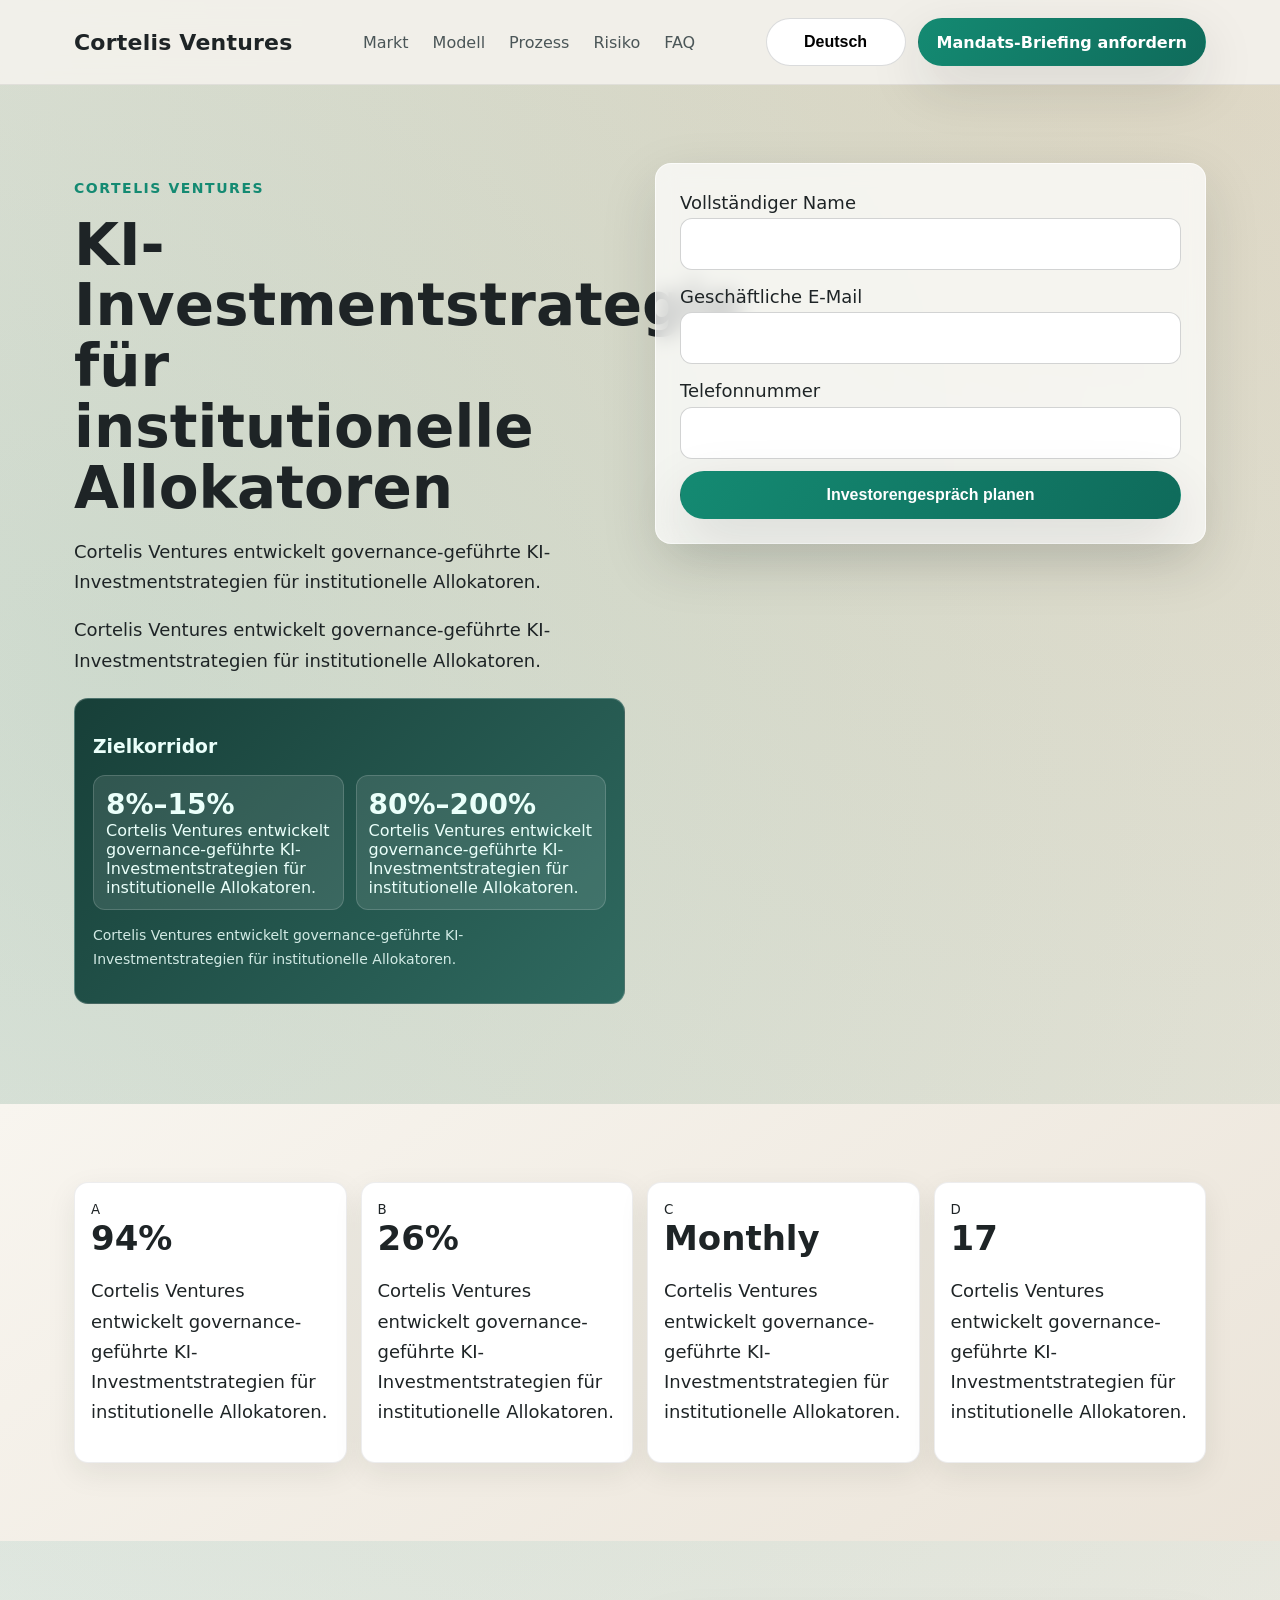
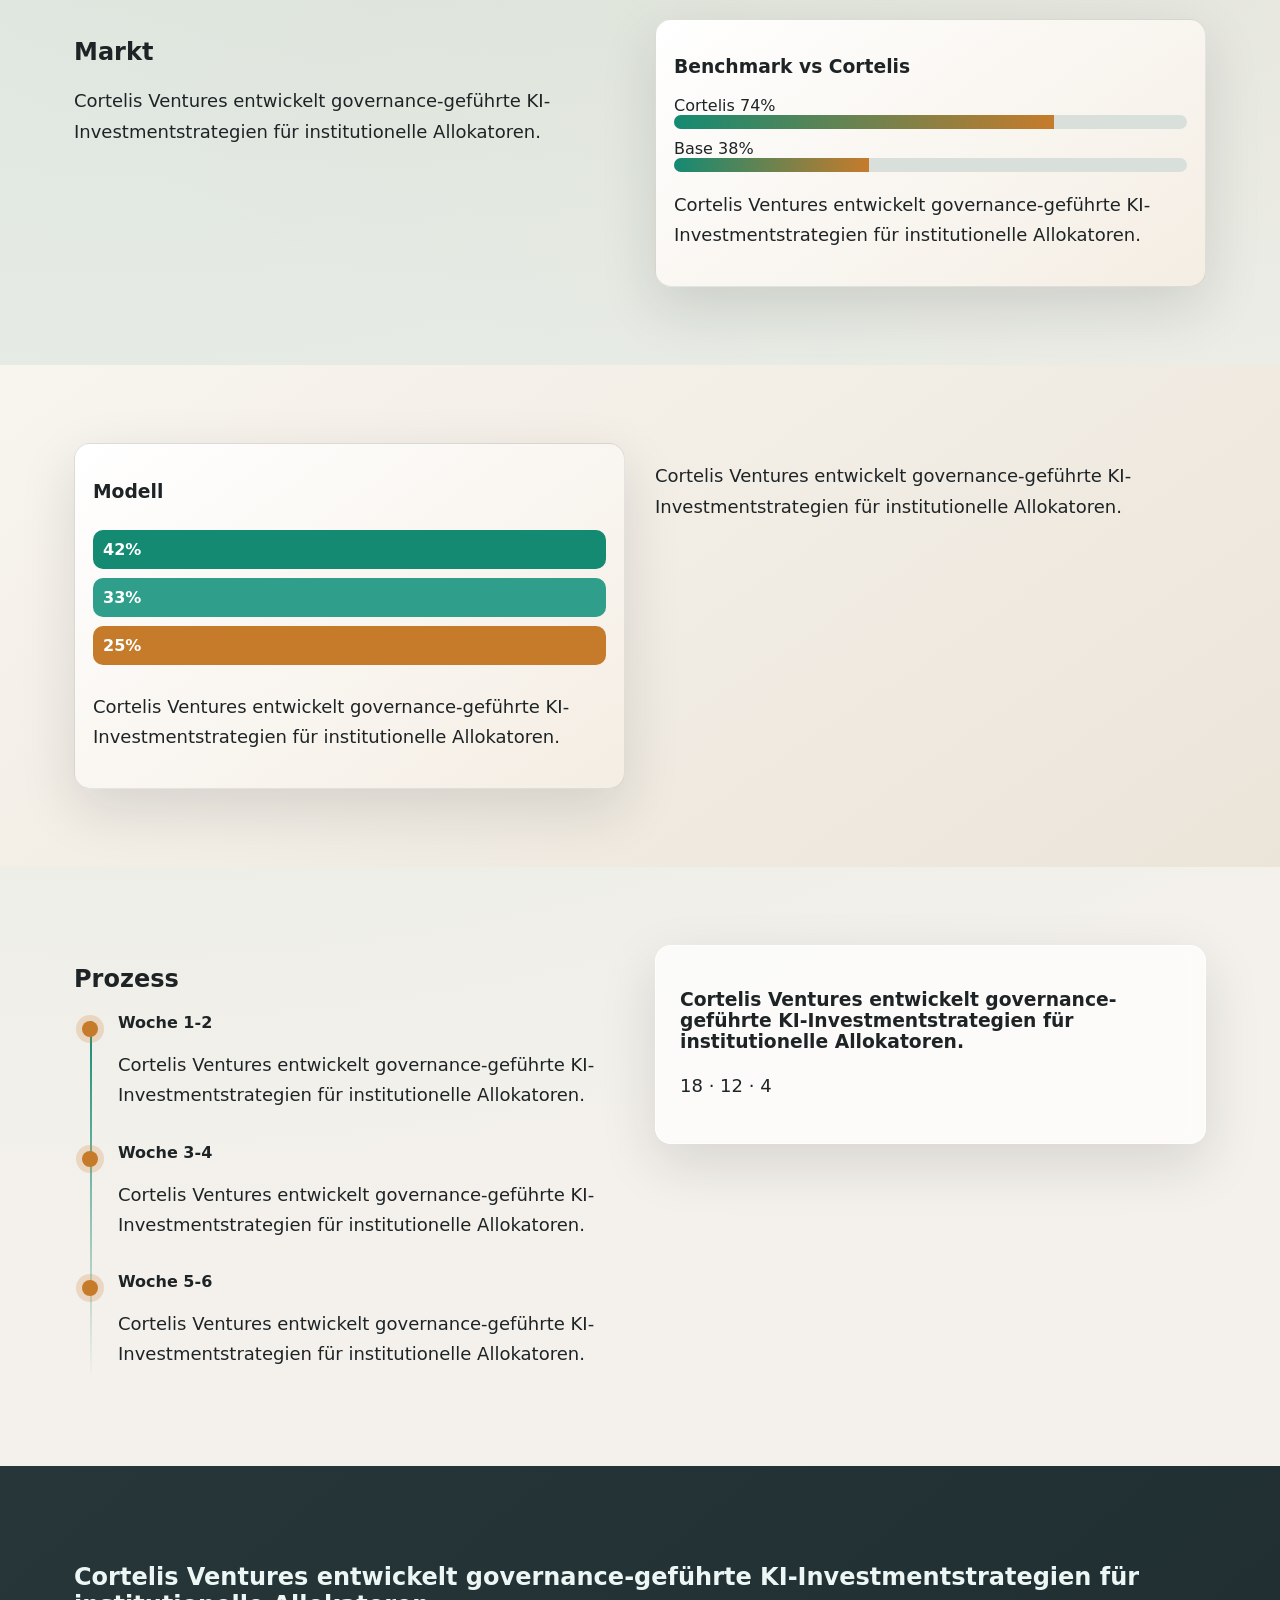
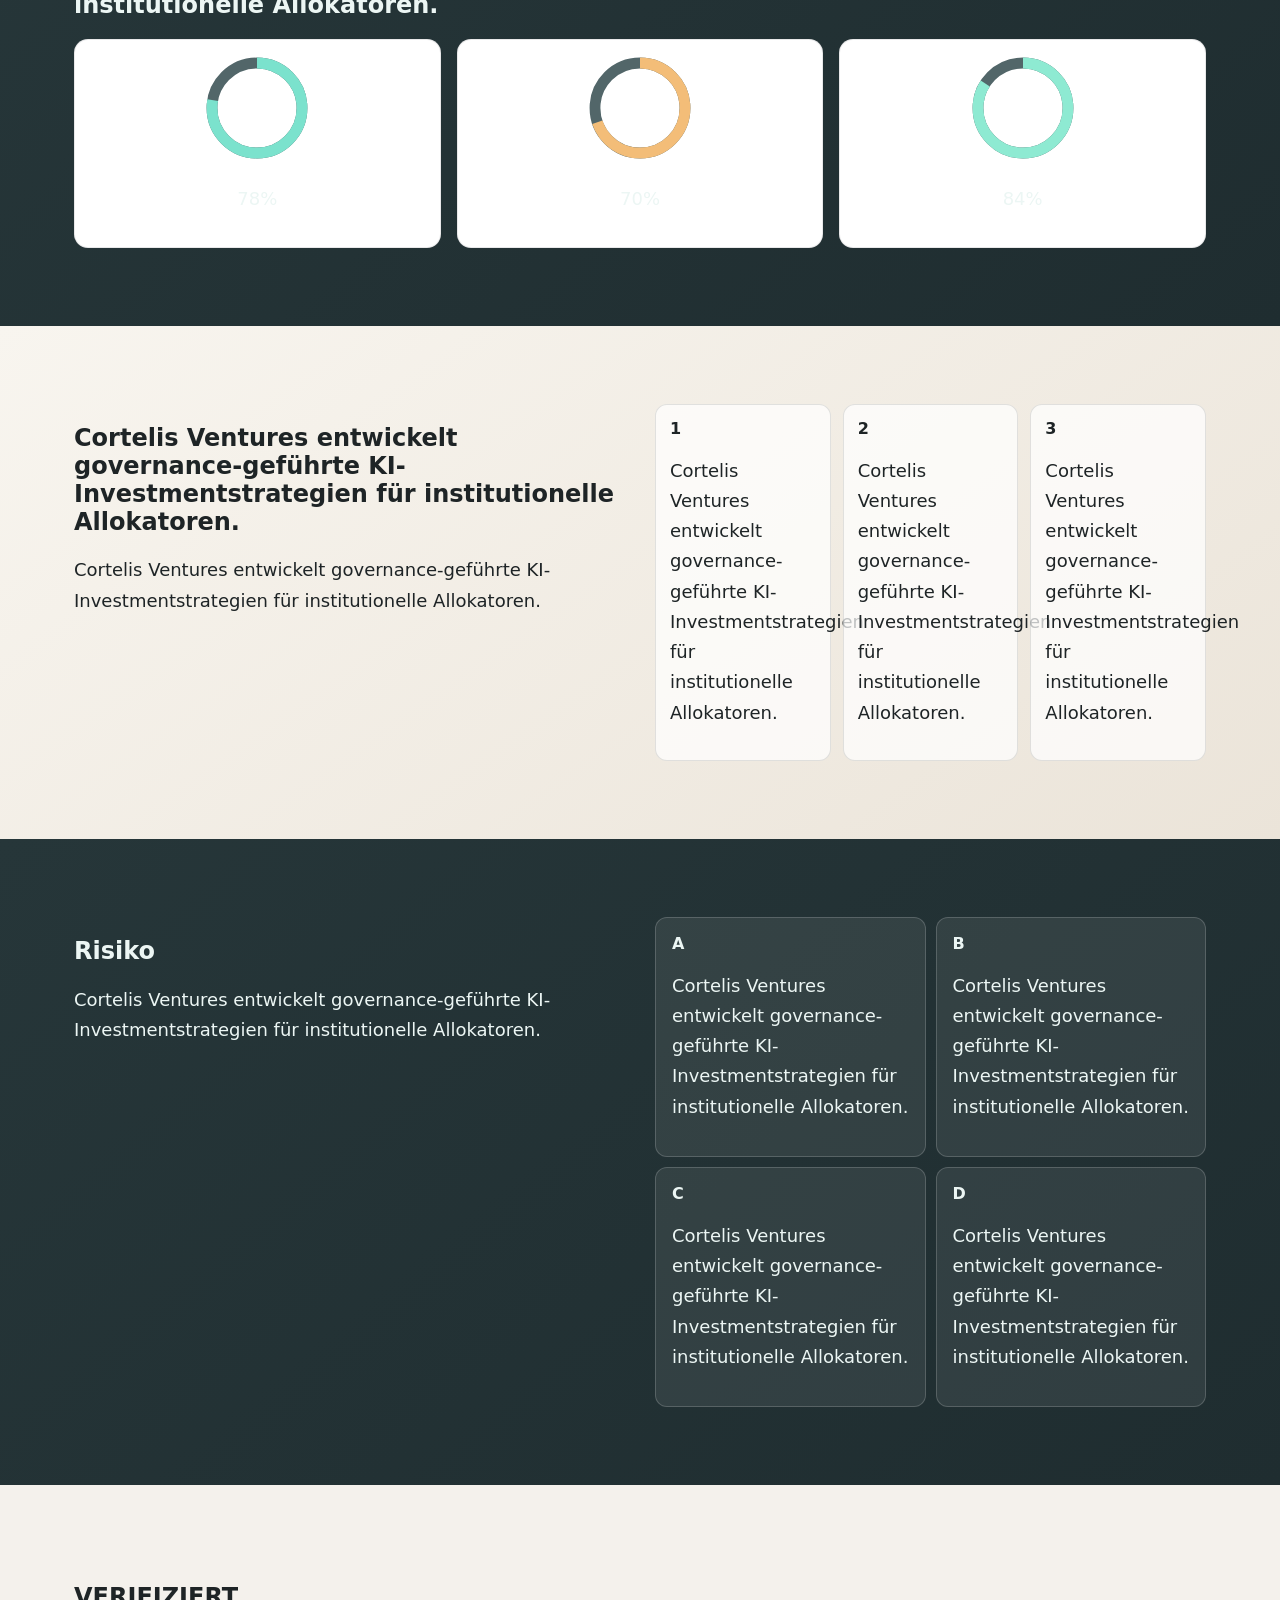
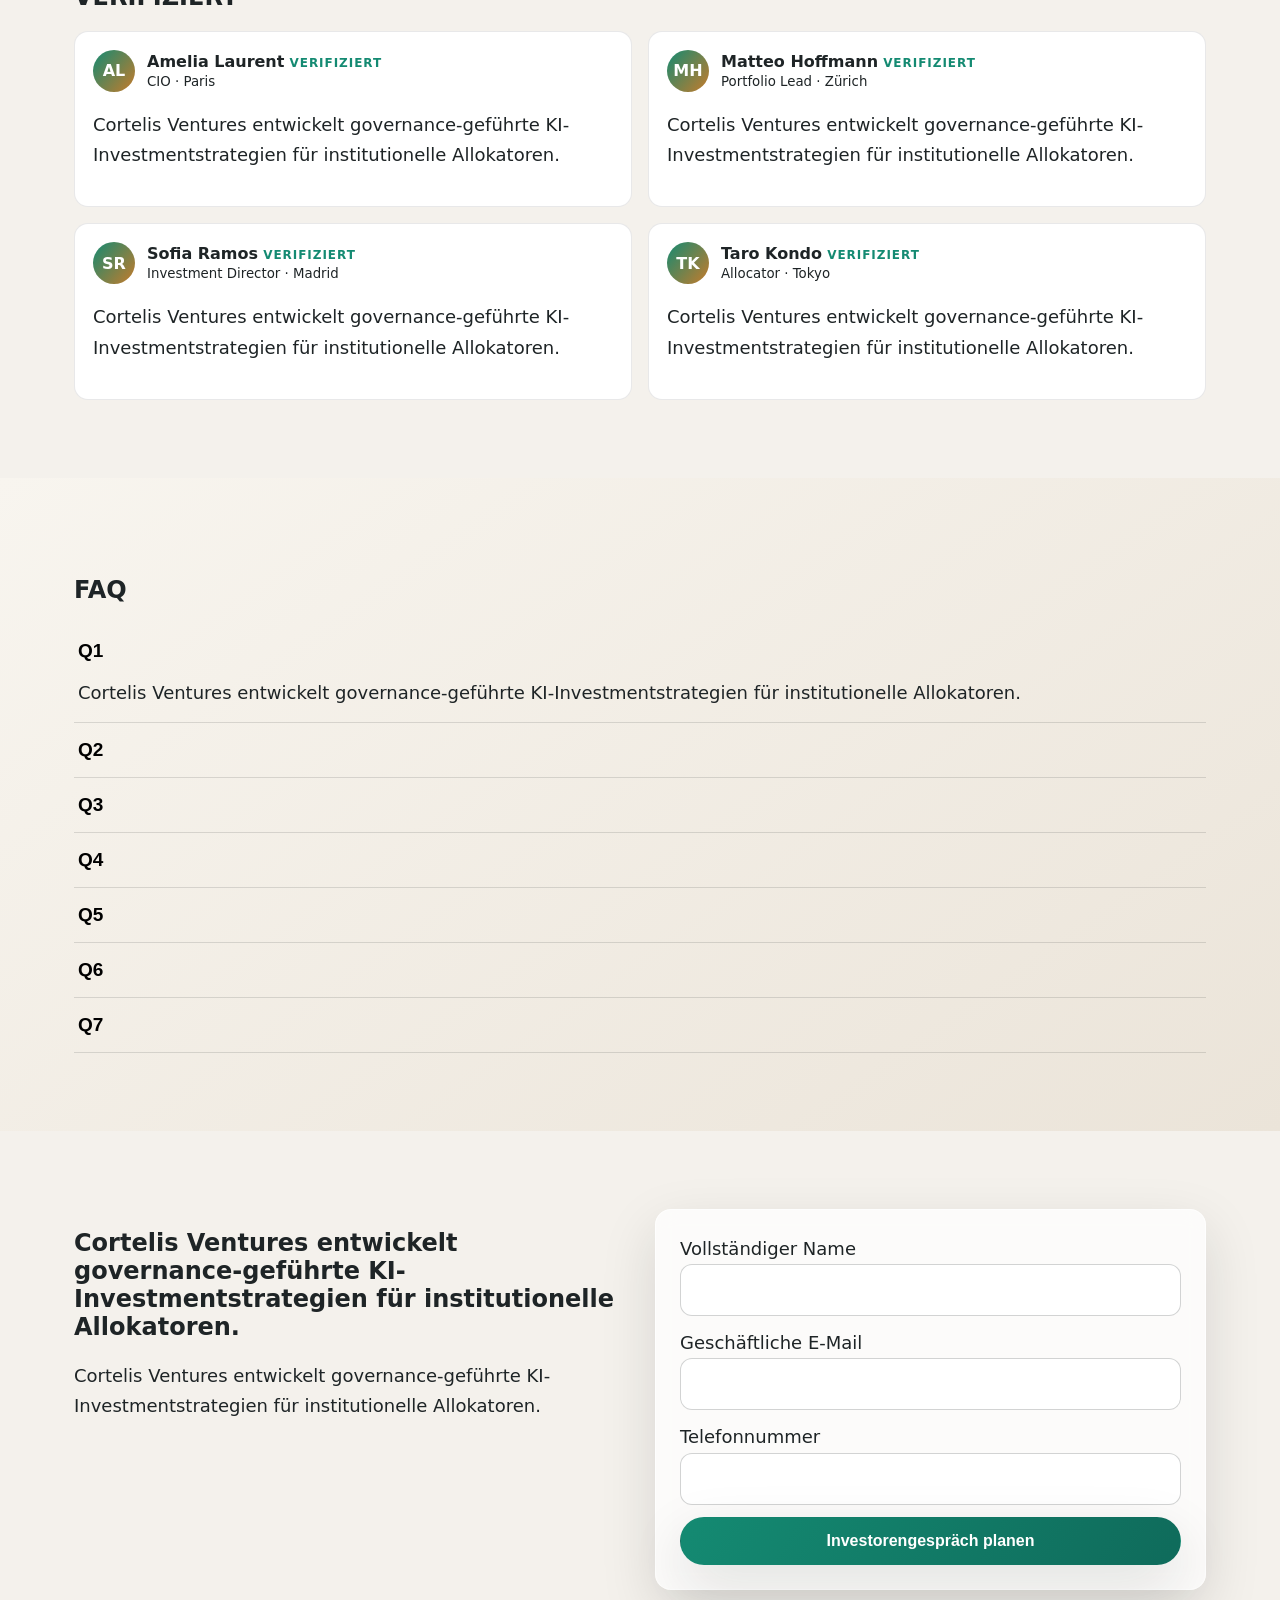
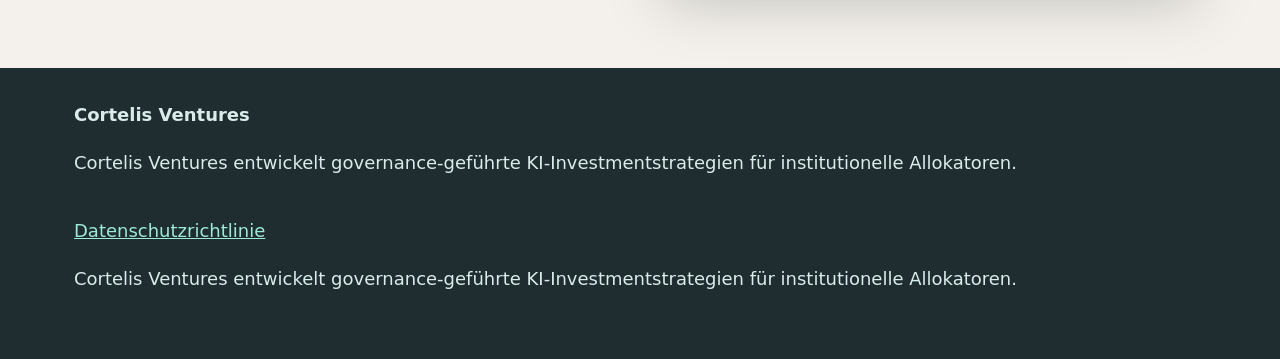
<file: de/index.html>
<!doctype html>
<html lang="de-DE"><head><meta charset="utf-8"><meta name="viewport" content="width=device-width,initial-scale=1"><title>KI-Investmentstrategie für institutionelle Allokatoren | Cortelis Ventures</title><meta name="description" content="Cortelis Ventures entwickelt governance-geführte KI-Investmentstrategien für institutionelle Allokatoren."><link rel="canonical" href="https://cortelisventures.com/de/"><link rel="alternate" hreflang="en" href="https://cortelisventures.com/"><link rel="alternate" hreflang="de" href="https://cortelisventures.com/de/"><link rel="alternate" hreflang="fr" href="https://cortelisventures.com/fr/"><link rel="alternate" hreflang="es" href="https://cortelisventures.com/es/"><link rel="alternate" hreflang="it" href="https://cortelisventures.com/it/"><link rel="alternate" hreflang="tr" href="https://cortelisventures.com/tr/"><link rel="alternate" hreflang="pt" href="https://cortelisventures.com/pt/"><link rel="alternate" hreflang="ja" href="https://cortelisventures.com/jp/"><link rel="alternate" hreflang="sk" href="https://cortelisventures.com/sk/"><link rel="alternate" hreflang="nl-BE" href="https://cortelisventures.com/be/"><meta property="og:title" content="KI-Investmentstrategie für institutionelle Allokatoren"><meta property="og:description" content="Cortelis Ventures entwickelt governance-geführte KI-Investmentstrategien für institutionelle Allokatoren."><meta property="og:type" content="website"><meta property="og:url" content="https://cortelisventures.com/de/"><meta name="twitter:card" content="summary_large_image"><meta name="twitter:title" content="KI-Investmentstrategie für institutionelle Allokatoren"><meta name="twitter:description" content="Cortelis Ventures entwickelt governance-geführte KI-Investmentstrategien für institutionelle Allokatoren."><link rel="stylesheet" href="../assets/style.css"><script defer src="../assets/app.js"></script></head><body>
<header class="site-header"><div class="container nav-wrap"><div class="brand">Cortelis Ventures</div><nav class="nav-links"><a href="#s1">Markt</a><a href="#s2">Modell</a><a href="#s3">Prozess</a><a href="#s4">Risiko</a><a href="#s5">FAQ</a></nav><div class="right-zone"><div class="lang" data-lang><button class="lang-toggle" aria-expanded="false">Deutsch</button><div class="lang-menu"><a href="../index.html"><svg class="flag" viewBox="0 0 20 14" aria-hidden="true"><rect width="20" height="14" fill="#1f3c88"/><rect y="9" width="20" height="5" fill="#c33" opacity=".35"/></svg>English</a><a href="../de/index.html"><svg class="flag" viewBox="0 0 20 14" aria-hidden="true"><rect width="20" height="14" fill="#111"/><rect y="9" width="20" height="5" fill="#c33" opacity=".35"/></svg>Deutsch</a><a href="../fr/index.html"><svg class="flag" viewBox="0 0 20 14" aria-hidden="true"><rect width="20" height="14" fill="#002654"/><rect y="9" width="20" height="5" fill="#c33" opacity=".35"/></svg>Français</a><a href="../es/index.html"><svg class="flag" viewBox="0 0 20 14" aria-hidden="true"><rect width="20" height="14" fill="#aa151b"/><rect y="9" width="20" height="5" fill="#c33" opacity=".35"/></svg>Español</a><a href="../it/index.html"><svg class="flag" viewBox="0 0 20 14" aria-hidden="true"><rect width="20" height="14" fill="#009246"/><rect y="9" width="20" height="5" fill="#c33" opacity=".35"/></svg>Italiano</a><a href="../tr/index.html"><svg class="flag" viewBox="0 0 20 14" aria-hidden="true"><rect width="20" height="14" fill="#e30a17"/><rect y="9" width="20" height="5" fill="#c33" opacity=".35"/></svg>Türkçe</a><a href="../pt/index.html"><svg class="flag" viewBox="0 0 20 14" aria-hidden="true"><rect width="20" height="14" fill="#006847"/><rect y="9" width="20" height="5" fill="#c33" opacity=".35"/></svg>Português</a><a href="../jp/index.html"><svg class="flag" viewBox="0 0 20 14" aria-hidden="true"><rect width="20" height="14" fill="#fff"/><rect y="9" width="20" height="5" fill="#c33" opacity=".35"/></svg>日本語</a><a href="../sk/index.html"><svg class="flag" viewBox="0 0 20 14" aria-hidden="true"><rect width="20" height="14" fill="#0b4ea2"/><rect y="9" width="20" height="5" fill="#c33" opacity=".35"/></svg>Slovenčina</a><a href="../be/index.html"><svg class="flag" viewBox="0 0 20 14" aria-hidden="true"><rect width="20" height="14" fill="#111"/><rect y="9" width="20" height="5" fill="#c33" opacity=".35"/></svg>Belgium</a></div></div><a class="btn btn-primary desktop-cta" href="#lead2">Mandats-Briefing anfordern</a><button class="drawer-toggle" id="drawerOpen" aria-label="Menü">☰</button></div></div></header>
<div id="mobileDrawer" class="mobile-drawer"><div class="drawer-panel"><div class="drawer-head"><strong>Menü</strong><button id="drawerClose" class="icon-btn" aria-label="Schließen">×</button></div><nav class="drawer-nav"><a href="#s1">Markt</a><a href="#s2">Modell</a><a href="#s3">Prozess</a><a href="#s4">Risiko</a><a href="#s5">FAQ</a></nav><div class="lang" data-lang><button class="lang-toggle" aria-expanded="false">Deutsch</button><div class="lang-menu"><a href="../index.html"><svg class="flag" viewBox="0 0 20 14" aria-hidden="true"><rect width="20" height="14" fill="#1f3c88"/><rect y="9" width="20" height="5" fill="#c33" opacity=".35"/></svg>English</a><a href="../de/index.html"><svg class="flag" viewBox="0 0 20 14" aria-hidden="true"><rect width="20" height="14" fill="#111"/><rect y="9" width="20" height="5" fill="#c33" opacity=".35"/></svg>Deutsch</a><a href="../fr/index.html"><svg class="flag" viewBox="0 0 20 14" aria-hidden="true"><rect width="20" height="14" fill="#002654"/><rect y="9" width="20" height="5" fill="#c33" opacity=".35"/></svg>Français</a><a href="../es/index.html"><svg class="flag" viewBox="0 0 20 14" aria-hidden="true"><rect width="20" height="14" fill="#aa151b"/><rect y="9" width="20" height="5" fill="#c33" opacity=".35"/></svg>Español</a><a href="../it/index.html"><svg class="flag" viewBox="0 0 20 14" aria-hidden="true"><rect width="20" height="14" fill="#009246"/><rect y="9" width="20" height="5" fill="#c33" opacity=".35"/></svg>Italiano</a><a href="../tr/index.html"><svg class="flag" viewBox="0 0 20 14" aria-hidden="true"><rect width="20" height="14" fill="#e30a17"/><rect y="9" width="20" height="5" fill="#c33" opacity=".35"/></svg>Türkçe</a><a href="../pt/index.html"><svg class="flag" viewBox="0 0 20 14" aria-hidden="true"><rect width="20" height="14" fill="#006847"/><rect y="9" width="20" height="5" fill="#c33" opacity=".35"/></svg>Português</a><a href="../jp/index.html"><svg class="flag" viewBox="0 0 20 14" aria-hidden="true"><rect width="20" height="14" fill="#fff"/><rect y="9" width="20" height="5" fill="#c33" opacity=".35"/></svg>日本語</a><a href="../sk/index.html"><svg class="flag" viewBox="0 0 20 14" aria-hidden="true"><rect width="20" height="14" fill="#0b4ea2"/><rect y="9" width="20" height="5" fill="#c33" opacity=".35"/></svg>Slovenčina</a><a href="../be/index.html"><svg class="flag" viewBox="0 0 20 14" aria-hidden="true"><rect width="20" height="14" fill="#111"/><rect y="9" width="20" height="5" fill="#c33" opacity=".35"/></svg>Belgium</a></div></div><p><a class="btn btn-primary" href="#lead2">Mandats-Briefing anfordern</a></p></div></div>
<main>
<section class="section hero"><div class="container hero-grid"><div class="reveal"><p class="eyebrow">Cortelis Ventures</p><h1>KI-Investmentstrategie für institutionelle Allokatoren</h1><p>Cortelis Ventures entwickelt governance-geführte KI-Investmentstrategien für institutionelle Allokatoren.</p><p>Cortelis Ventures entwickelt governance-geführte KI-Investmentstrategien für institutionelle Allokatoren.</p><div class="corridor"><h3>Zielkorridor</h3><div class="corridor-grid"><div class="metricbox"><strong>8%–15%</strong><span>Cortelis Ventures entwickelt governance-geführte KI-Investmentstrategien für institutionelle Allokatoren.</span></div><div class="metricbox"><strong>80%–200%</strong><span>Cortelis Ventures entwickelt governance-geführte KI-Investmentstrategien für institutionelle Allokatoren.</span></div></div><p class="micro">Cortelis Ventures entwickelt governance-geführte KI-Investmentstrategien für institutionelle Allokatoren.</p></div></div><div class="glass reveal"><form class="lead-form"><label>Vollständiger Name<input type="text"></label><label>Geschäftliche E-Mail<input type="email"></label><label>Telefonnummer<input type="tel"></label><button class="btn btn-primary">Investorengespräch planen</button></form></div></div></section>
<section class="section section-alt"><div class="container kpi-strip reveal"><article class="kpi"><small>A</small><b>94%</b><p>Cortelis Ventures entwickelt governance-geführte KI-Investmentstrategien für institutionelle Allokatoren.</p></article><article class="kpi"><small>B</small><b>26%</b><p>Cortelis Ventures entwickelt governance-geführte KI-Investmentstrategien für institutionelle Allokatoren.</p></article><article class="kpi"><small>C</small><b>Monthly</b><p>Cortelis Ventures entwickelt governance-geführte KI-Investmentstrategien für institutionelle Allokatoren.</p></article><article class="kpi"><small>D</small><b>17</b><p>Cortelis Ventures entwickelt governance-geführte KI-Investmentstrategien für institutionelle Allokatoren.</p></article></div></section>
<section id="s1" class="section"><div class="container split"><div class="reveal"><h2>Markt</h2><p>Cortelis Ventures entwickelt governance-geführte KI-Investmentstrategien für institutionelle Allokatoren.</p></div><div class="visual-card bars reveal"><h3>Benchmark vs Cortelis</h3><div class="row">Cortelis 74%<div class="bar-track"><div class="bar-fill" style="width:74%"></div></div></div><div class="row">Base 38%<div class="bar-track"><div class="bar-fill" style="width:38%"></div></div></div><p>Cortelis Ventures entwickelt governance-geführte KI-Investmentstrategien für institutionelle Allokatoren.</p></div></div></section>
<section id="s2" class="section section-alt"><div class="container split"><div class="visual-card alloc reveal"><h3>Modell</h3><span style="background:#148a72">42%</span><span style="background:#2f9e8a">33%</span><span style="background:#c67b2b">25%</span><p>Cortelis Ventures entwickelt governance-geführte KI-Investmentstrategien für institutionelle Allokatoren.</p></div><div class="reveal"><p>Cortelis Ventures entwickelt governance-geführte KI-Investmentstrategien für institutionelle Allokatoren.</p></div></div></section>
<section id="s3" class="section"><div class="container split"><div class="reveal"><h2>Prozess</h2><div class="timeline"><div class="step"><strong>Woche 1-2</strong><p>Cortelis Ventures entwickelt governance-geführte KI-Investmentstrategien für institutionelle Allokatoren.</p></div><div class="step"><strong>Woche 3-4</strong><p>Cortelis Ventures entwickelt governance-geführte KI-Investmentstrategien für institutionelle Allokatoren.</p></div><div class="step"><strong>Woche 5-6</strong><p>Cortelis Ventures entwickelt governance-geführte KI-Investmentstrategien für institutionelle Allokatoren.</p></div></div></div><div class="glass reveal"><h3>Cortelis Ventures entwickelt governance-geführte KI-Investmentstrategien für institutionelle Allokatoren.</h3><p>18 · 12 · 4</p></div></div></section>
<section class="section section-dark"><div class="container"><h2>Cortelis Ventures entwickelt governance-geführte KI-Investmentstrategien für institutionelle Allokatoren.</h2><div class="rings reveal"><div class="ring"><svg viewBox="0 0 120 120"><circle cx="60" cy="60" r="50" fill="none" stroke="#526669" stroke-width="12"/><circle cx="60" cy="60" r="50" fill="none" stroke="#7be2cd" stroke-width="12" stroke-dasharray="314" stroke-dashoffset="70"/></svg><p>78%</p></div><div class="ring"><svg viewBox="0 0 120 120"><circle cx="60" cy="60" r="50" fill="none" stroke="#526669" stroke-width="12"/><circle cx="60" cy="60" r="50" fill="none" stroke="#f3bd78" stroke-width="12" stroke-dasharray="314" stroke-dashoffset="95"/></svg><p>70%</p></div><div class="ring"><svg viewBox="0 0 120 120"><circle cx="60" cy="60" r="50" fill="none" stroke="#526669" stroke-width="12"/><circle cx="60" cy="60" r="50" fill="none" stroke="#8eead2" stroke-width="12" stroke-dasharray="314" stroke-dashoffset="50"/></svg><p>84%</p></div></div></div></section>
<section class="section section-alt"><div class="container split"><div class="reveal"><h2>Cortelis Ventures entwickelt governance-geführte KI-Investmentstrategien für institutionelle Allokatoren.</h2><p>Cortelis Ventures entwickelt governance-geführte KI-Investmentstrategien für institutionelle Allokatoren.</p></div><div class="arch reveal"><div class="node"><strong>1</strong><p>Cortelis Ventures entwickelt governance-geführte KI-Investmentstrategien für institutionelle Allokatoren.</p></div><div class="node"><strong>2</strong><p>Cortelis Ventures entwickelt governance-geführte KI-Investmentstrategien für institutionelle Allokatoren.</p></div><div class="node"><strong>3</strong><p>Cortelis Ventures entwickelt governance-geführte KI-Investmentstrategien für institutionelle Allokatoren.</p></div></div></div></section>
<section id="s4" class="section section-dark"><div class="container split"><div class="reveal"><h2>Risiko</h2><p>Cortelis Ventures entwickelt governance-geführte KI-Investmentstrategien für institutionelle Allokatoren.</p></div><div class="matrix reveal"><div class="quad"><strong>A</strong><p>Cortelis Ventures entwickelt governance-geführte KI-Investmentstrategien für institutionelle Allokatoren.</p></div><div class="quad"><strong>B</strong><p>Cortelis Ventures entwickelt governance-geführte KI-Investmentstrategien für institutionelle Allokatoren.</p></div><div class="quad"><strong>C</strong><p>Cortelis Ventures entwickelt governance-geführte KI-Investmentstrategien für institutionelle Allokatoren.</p></div><div class="quad"><strong>D</strong><p>Cortelis Ventures entwickelt governance-geführte KI-Investmentstrategien für institutionelle Allokatoren.</p></div></div></div></section>
<section class="section"><div class="container"><h2>VERIFIZIERT</h2><div class="reviews reveal"><article class="review"><div class="person"><div class="avatar">AL</div><div><strong>Amelia Laurent</strong> <span class="verify">VERIFIZIERT</span><br><small>CIO · Paris</small></div></div><p>Cortelis Ventures entwickelt governance-geführte KI-Investmentstrategien für institutionelle Allokatoren.</p></article><article class="review"><div class="person"><div class="avatar">MH</div><div><strong>Matteo Hoffmann</strong> <span class="verify">VERIFIZIERT</span><br><small>Portfolio Lead · Zürich</small></div></div><p>Cortelis Ventures entwickelt governance-geführte KI-Investmentstrategien für institutionelle Allokatoren.</p></article><article class="review"><div class="person"><div class="avatar">SR</div><div><strong>Sofia Ramos</strong> <span class="verify">VERIFIZIERT</span><br><small>Investment Director · Madrid</small></div></div><p>Cortelis Ventures entwickelt governance-geführte KI-Investmentstrategien für institutionelle Allokatoren.</p></article><article class="review"><div class="person"><div class="avatar">TK</div><div><strong>Taro Kondo</strong> <span class="verify">VERIFIZIERT</span><br><small>Allocator · Tokyo</small></div></div><p>Cortelis Ventures entwickelt governance-geführte KI-Investmentstrategien für institutionelle Allokatoren.</p></article></div></div></section>
<section id="s5" class="section section-alt"><div class="container"><h2>FAQ</h2><div><article class="faq-item open"><button class="faq-q">Q1</button><div class="faq-answer">Cortelis Ventures entwickelt governance-geführte KI-Investmentstrategien für institutionelle Allokatoren.</div></article><article class="faq-item "><button class="faq-q">Q2</button><div class="faq-answer">Cortelis Ventures entwickelt governance-geführte KI-Investmentstrategien für institutionelle Allokatoren.</div></article><article class="faq-item "><button class="faq-q">Q3</button><div class="faq-answer">Cortelis Ventures entwickelt governance-geführte KI-Investmentstrategien für institutionelle Allokatoren.</div></article><article class="faq-item "><button class="faq-q">Q4</button><div class="faq-answer">Cortelis Ventures entwickelt governance-geführte KI-Investmentstrategien für institutionelle Allokatoren.</div></article><article class="faq-item "><button class="faq-q">Q5</button><div class="faq-answer">Cortelis Ventures entwickelt governance-geführte KI-Investmentstrategien für institutionelle Allokatoren.</div></article><article class="faq-item "><button class="faq-q">Q6</button><div class="faq-answer">Cortelis Ventures entwickelt governance-geführte KI-Investmentstrategien für institutionelle Allokatoren.</div></article><article class="faq-item "><button class="faq-q">Q7</button><div class="faq-answer">Cortelis Ventures entwickelt governance-geführte KI-Investmentstrategien für institutionelle Allokatoren.</div></article></div></div></section>
<section class="section"><div class="container split"><div class="reveal"><h2>Cortelis Ventures entwickelt governance-geführte KI-Investmentstrategien für institutionelle Allokatoren.</h2><p>Cortelis Ventures entwickelt governance-geführte KI-Investmentstrategien für institutionelle Allokatoren.</p></div><div class="glass reveal" id="lead2"><form class="lead-form"><label>Vollständiger Name<input type="text"></label><label>Geschäftliche E-Mail<input type="email"></label><label>Telefonnummer<input type="tel"></label><button class="btn btn-primary">Investorengespräch planen</button></form></div></div></section>
</main><footer><div class="container footer-row"><div><strong>Cortelis Ventures</strong><p>Cortelis Ventures entwickelt governance-geführte KI-Investmentstrategien für institutionelle Allokatoren.</p></div><div><a href="#" class="linklike" data-open-privacy>Datenschutzrichtlinie</a><p>Cortelis Ventures entwickelt governance-geführte KI-Investmentstrategien für institutionelle Allokatoren.</p></div></div></footer>
<div id="privacyModal" class="modal-backdrop" role="dialog" aria-modal="true"><div class="modal"><div class="modal-head"><h3>Datenschutzrichtlinie</h3><button class="icon-btn" data-close-privacy aria-label="Schließen">×</button></div><div class="modal-body"><h4>Cortelis Ventures entwickelt governance-geführte KI-Investmentstrategien für institutionelle Allokatoren.</h4><p>Cortelis Ventures entwickelt governance-geführte KI-Investmentstrategien für institutionelle Allokatoren.</p><h4>Cortelis Ventures entwickelt governance-geführte KI-Investmentstrategien für institutionelle Allokatoren.</h4><p>Cortelis Ventures entwickelt governance-geführte KI-Investmentstrategien für institutionelle Allokatoren.</p><h4>Cortelis Ventures entwickelt governance-geführte KI-Investmentstrategien für institutionelle Allokatoren.</h4><p>Cortelis Ventures entwickelt governance-geführte KI-Investmentstrategien für institutionelle Allokatoren.</p><h4>Cortelis Ventures entwickelt governance-geführte KI-Investmentstrategien für institutionelle Allokatoren.</h4><p>Cortelis Ventures entwickelt governance-geführte KI-Investmentstrategien für institutionelle Allokatoren.</p><h4>Cortelis Ventures entwickelt governance-geführte KI-Investmentstrategien für institutionelle Allokatoren.</h4><p>Cortelis Ventures entwickelt governance-geführte KI-Investmentstrategien für institutionelle Allokatoren.</p><h4>Cortelis Ventures entwickelt governance-geführte KI-Investmentstrategien für institutionelle Allokatoren.</h4><p>Cortelis Ventures entwickelt governance-geführte KI-Investmentstrategien für institutionelle Allokatoren.</p><h4>Cortelis Ventures entwickelt governance-geführte KI-Investmentstrategien für institutionelle Allokatoren.</h4><p>Cortelis Ventures entwickelt governance-geführte KI-Investmentstrategien für institutionelle Allokatoren.</p><h4>Cortelis Ventures entwickelt governance-geführte KI-Investmentstrategien für institutionelle Allokatoren.</h4><p>Cortelis Ventures entwickelt governance-geführte KI-Investmentstrategien für institutionelle Allokatoren.</p><h4>Cortelis Ventures entwickelt governance-geführte KI-Investmentstrategien für institutionelle Allokatoren.</h4><p>Cortelis Ventures entwickelt governance-geführte KI-Investmentstrategien für institutionelle Allokatoren.</p><h4>Cortelis Ventures entwickelt governance-geführte KI-Investmentstrategien für institutionelle Allokatoren.</h4><p>Cortelis Ventures entwickelt governance-geführte KI-Investmentstrategien für institutionelle Allokatoren.</p><h4>Contact</h4><p>privacy@cortelisventures.com</p></div><div class="modal-foot"><button class="btn" data-close-privacy>Schließen</button></div></div></div>
<script type="application/ld+json">{"@context": "https://schema.org", "@type": "Organization", "name": "Cortelis Ventures", "url": "https://cortelisventures.com"}</script><script type="application/ld+json">{"@context": "https://schema.org", "@type": "WebSite", "name": "Cortelis Ventures", "url": "https://cortelisventures.com"}</script><script type="application/ld+json">{"@context": "https://schema.org", "@type": "FAQPage", "mainEntity": [{"@type": "Question", "name": "Q1", "acceptedAnswer": {"@type": "Answer", "text": "Cortelis Ventures entwickelt governance-geführte KI-Investmentstrategien für institutionelle Allokatoren."}}]}</script><script type="application/ld+json">{"@context": "https://schema.org", "@type": "Review", "author": {"@type": "Person", "name": "Amelia Laurent"}, "reviewBody": "Cortelis Ventures entwickelt governance-geführte KI-Investmentstrategien für institutionelle Allokatoren."}</script>
</body></html>
</file>
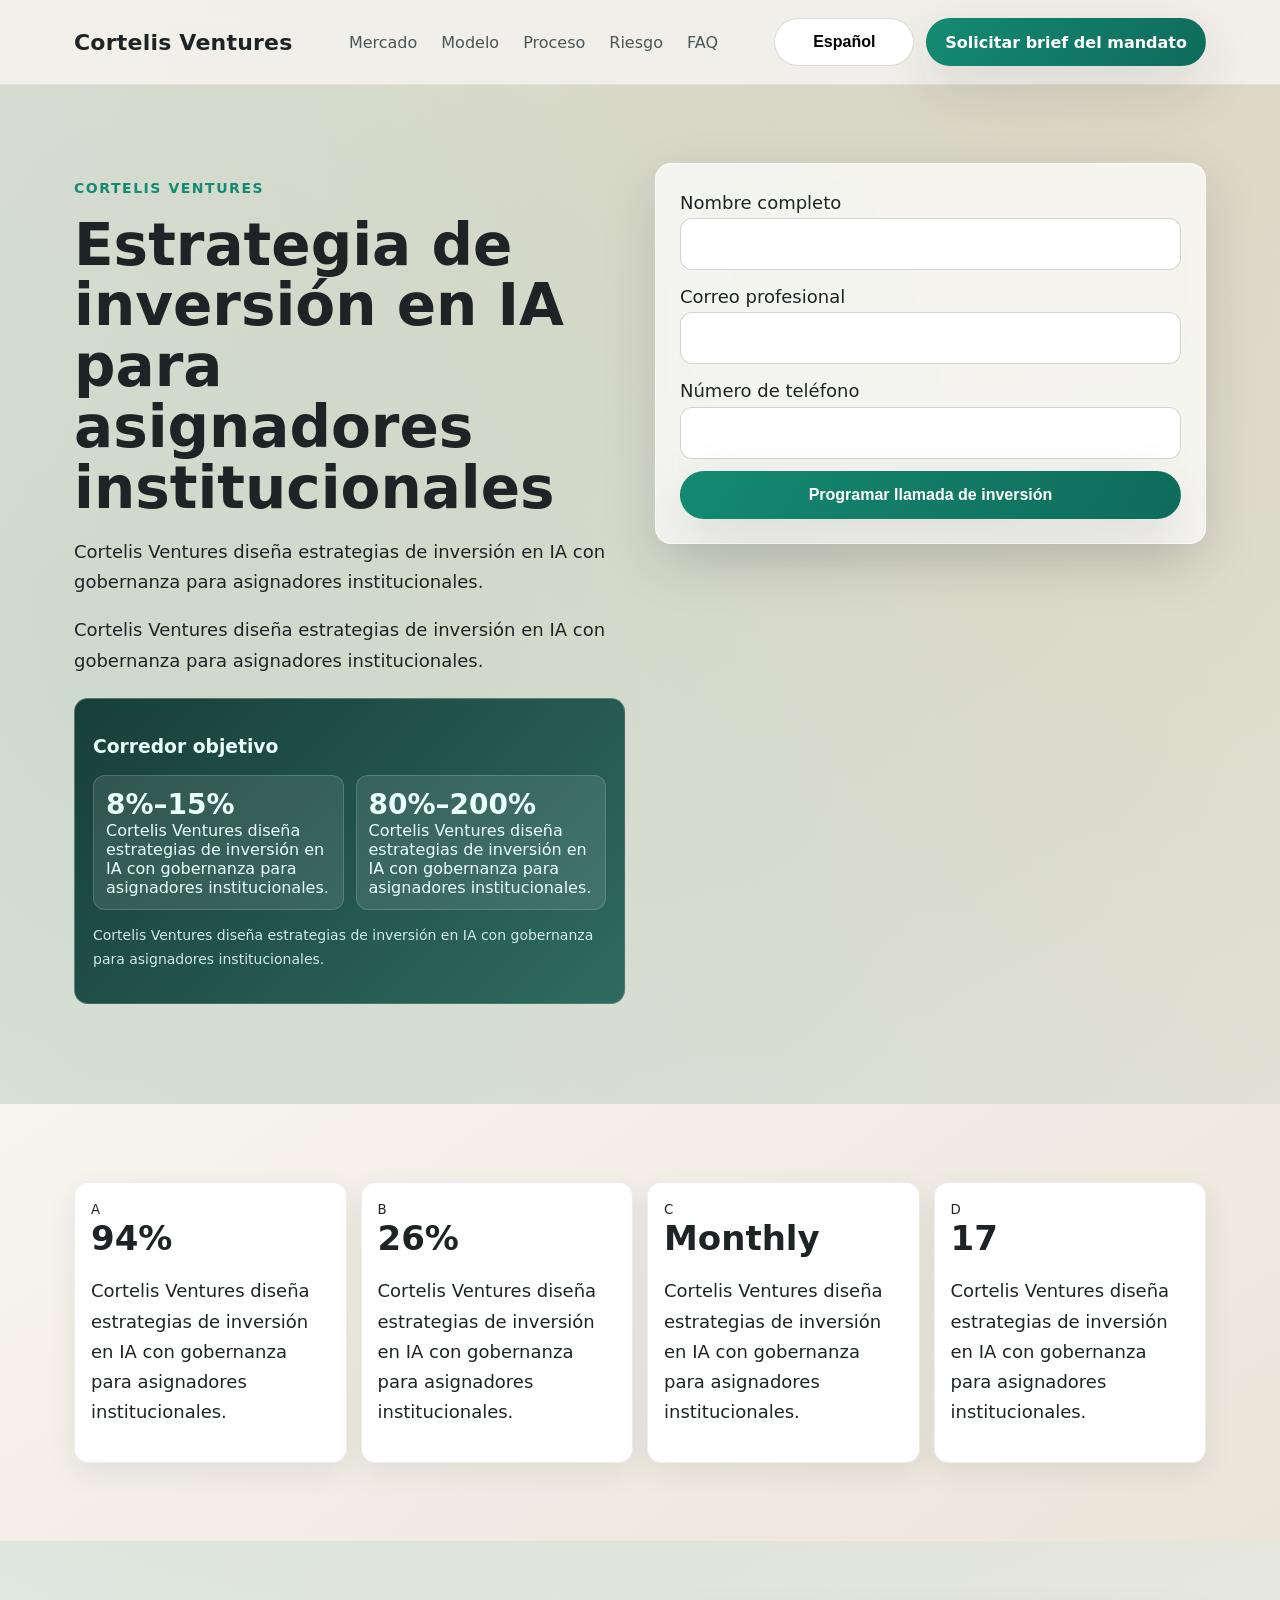
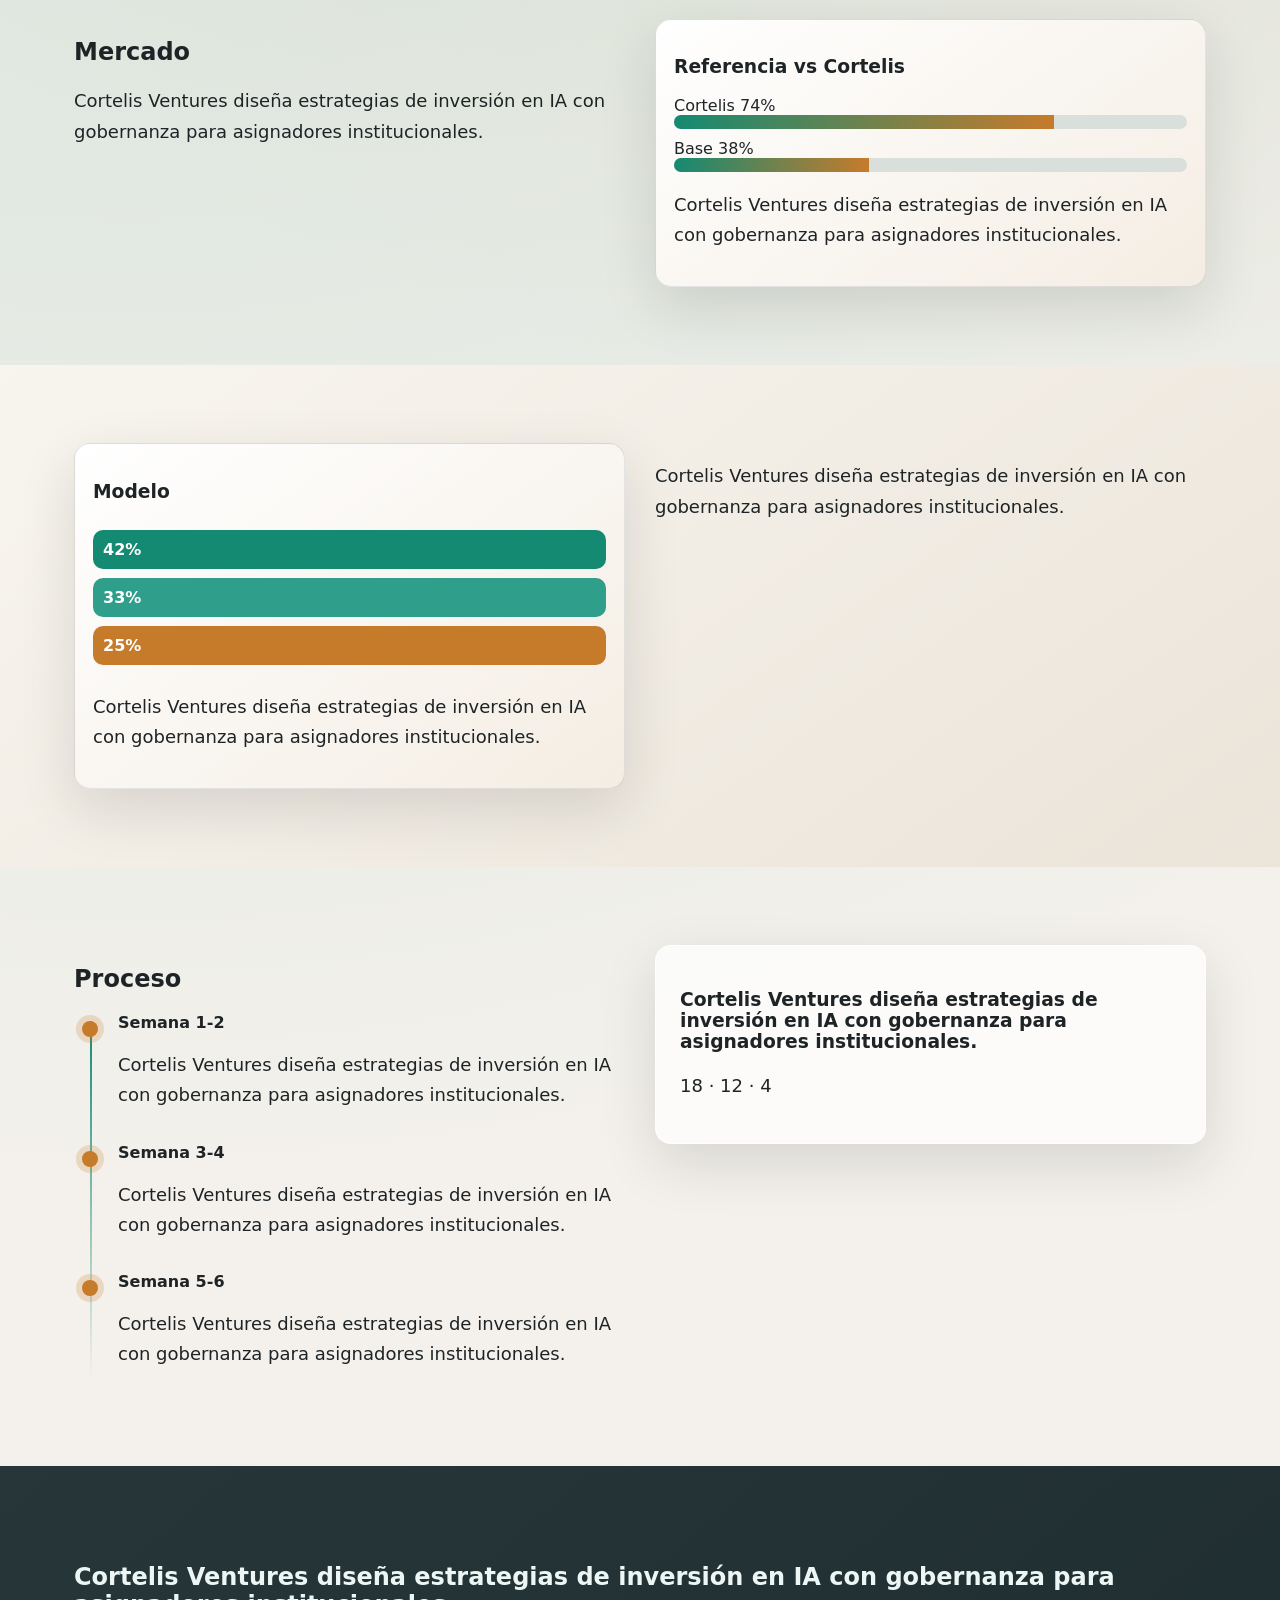
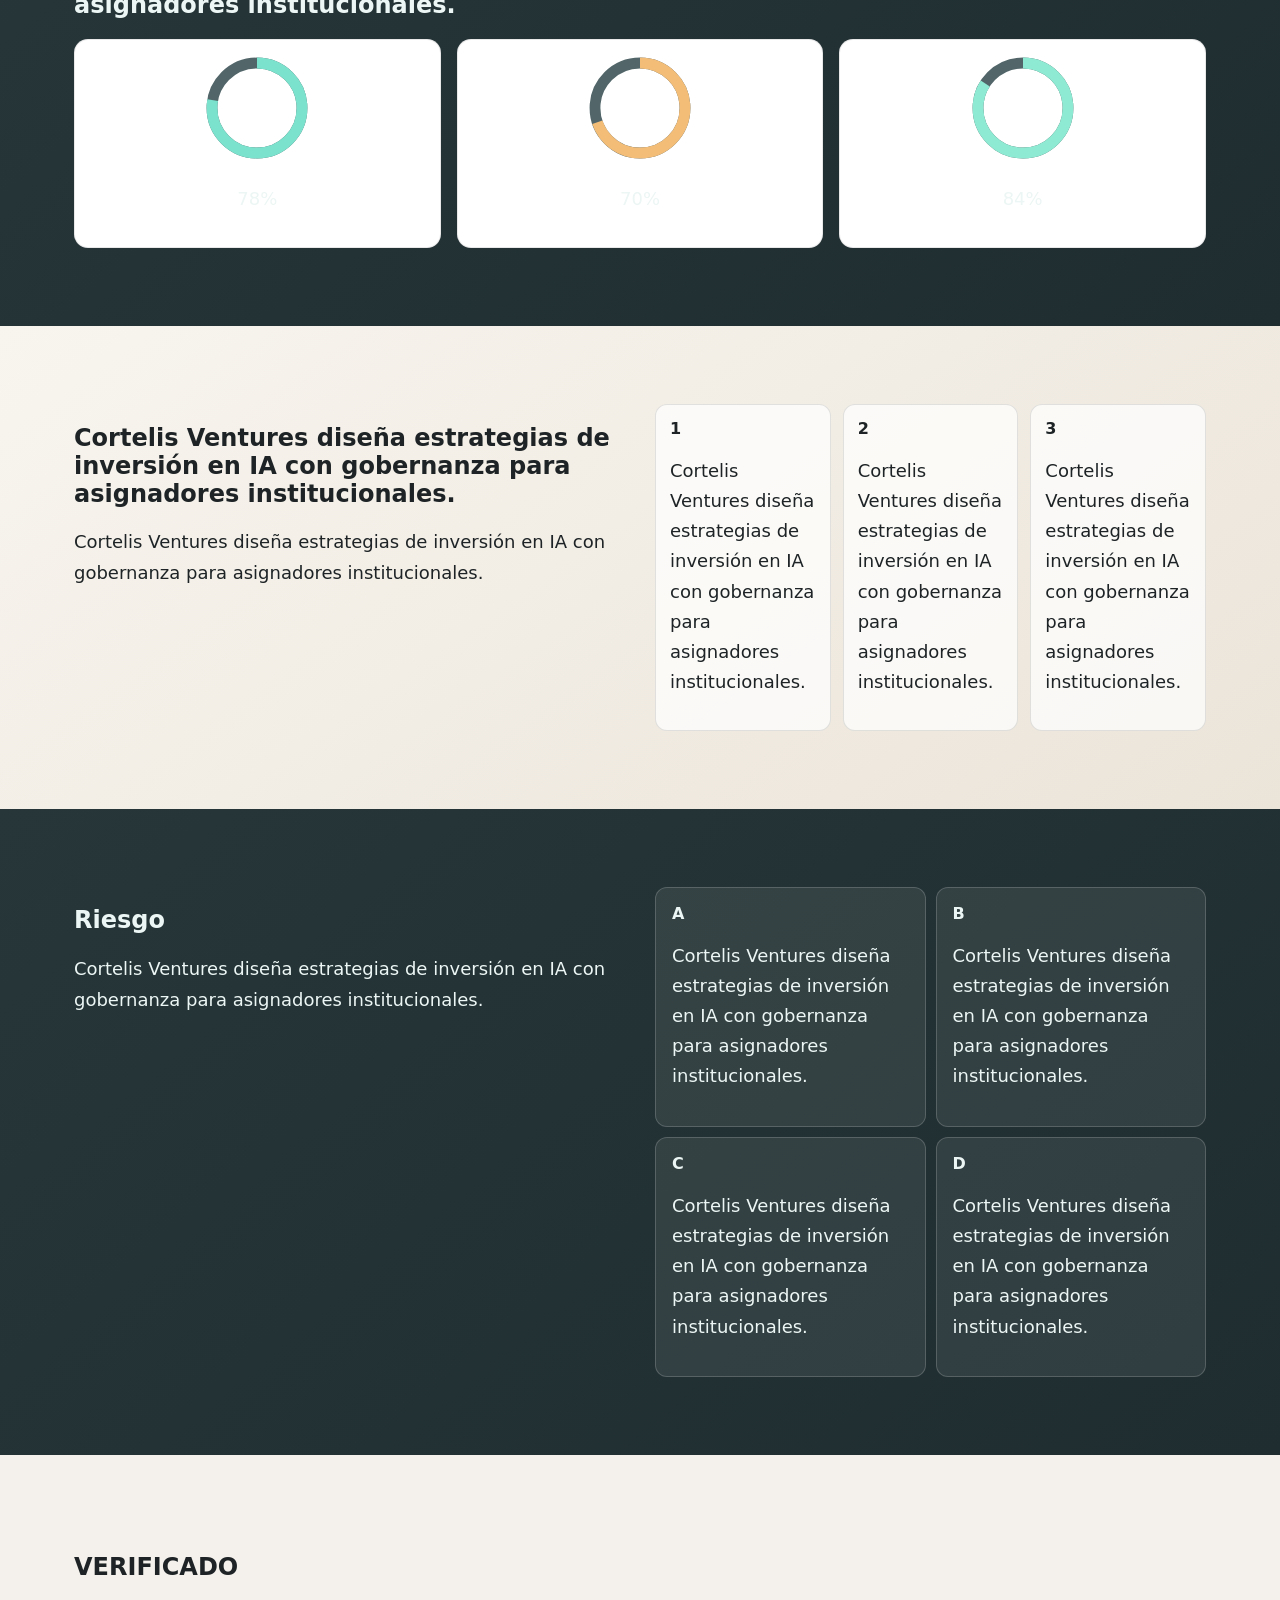
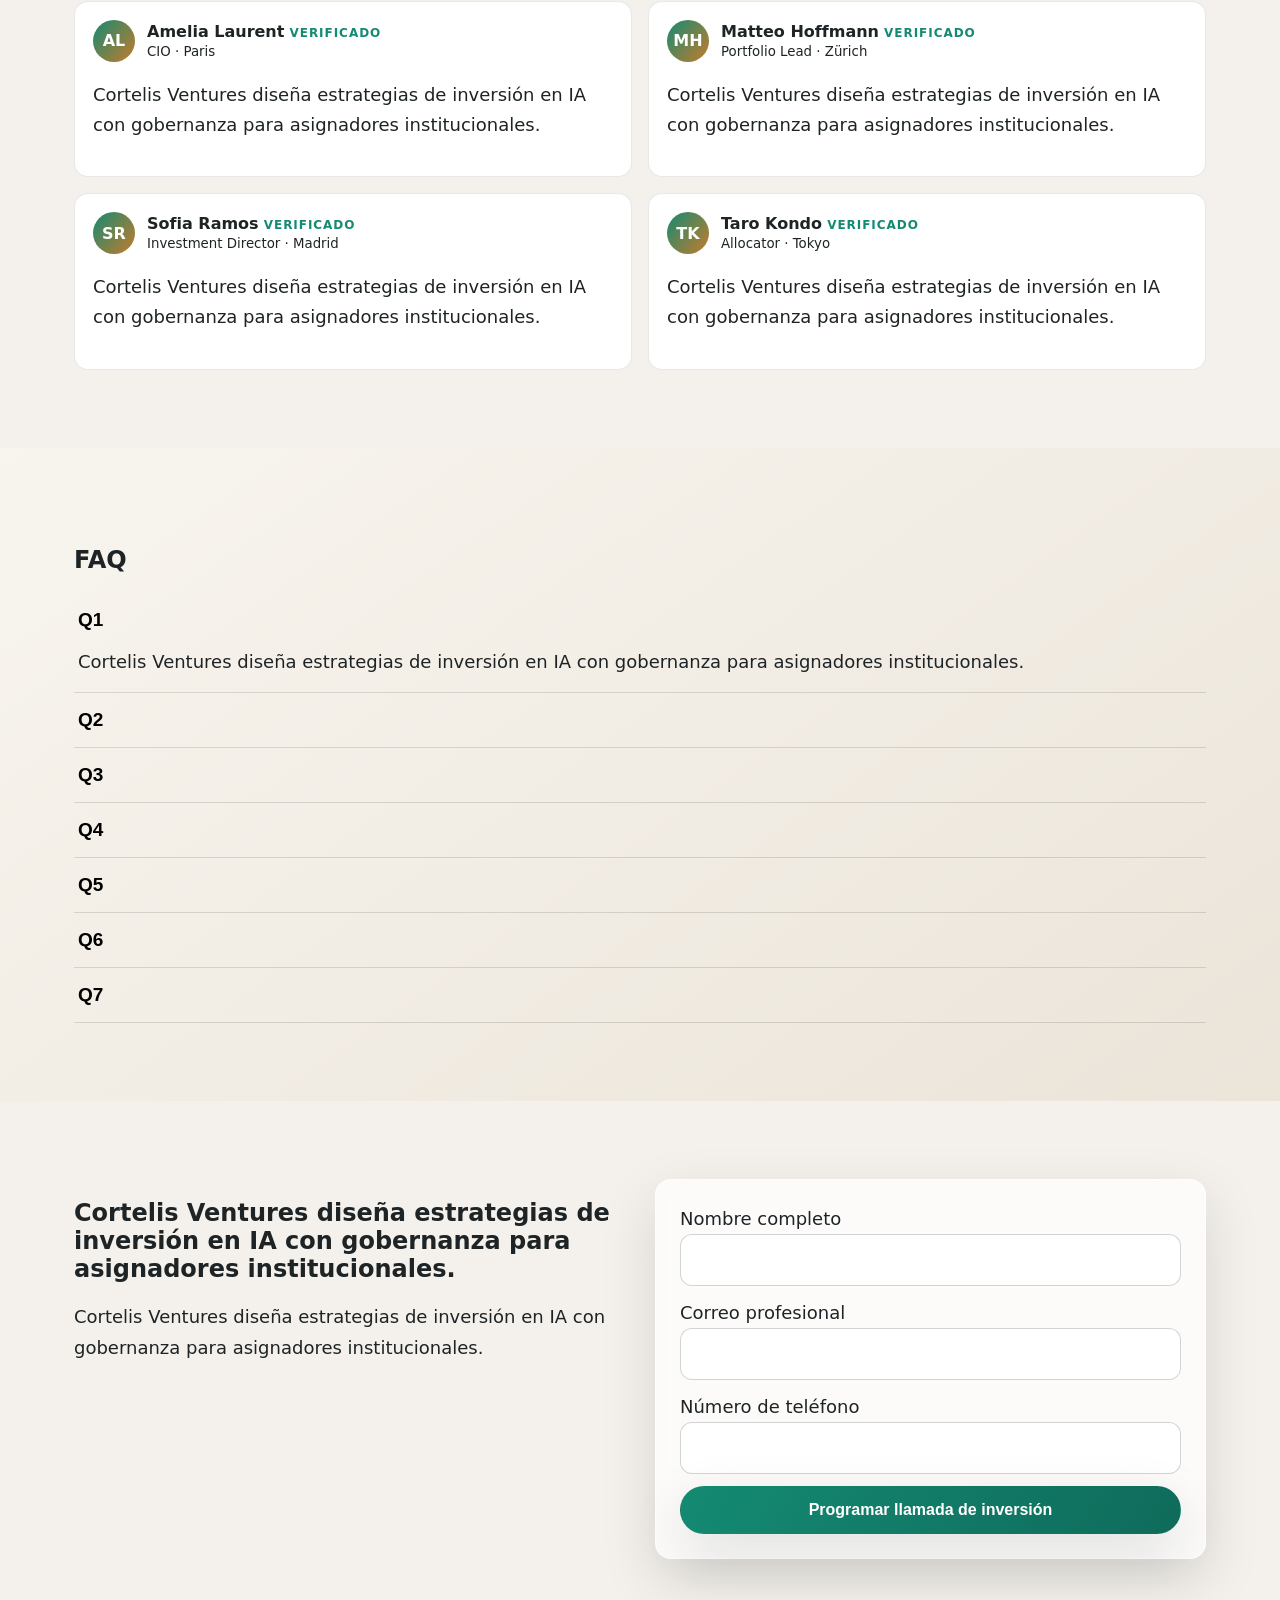
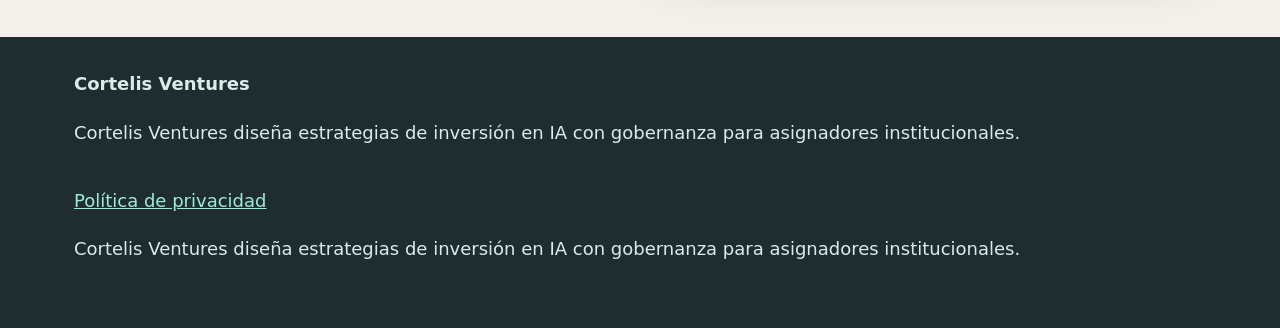
<file: es/index.html>
<!doctype html>
<html lang="es-ES"><head><meta charset="utf-8"><meta name="viewport" content="width=device-width,initial-scale=1"><title>Estrategia de inversión en IA para asignadores institucionales | Cortelis Ventures</title><meta name="description" content="Cortelis Ventures diseña estrategias de inversión en IA con gobernanza para asignadores institucionales."><link rel="canonical" href="https://cortelisventures.com/es/"><link rel="alternate" hreflang="en" href="https://cortelisventures.com/"><link rel="alternate" hreflang="de" href="https://cortelisventures.com/de/"><link rel="alternate" hreflang="fr" href="https://cortelisventures.com/fr/"><link rel="alternate" hreflang="es" href="https://cortelisventures.com/es/"><link rel="alternate" hreflang="it" href="https://cortelisventures.com/it/"><link rel="alternate" hreflang="tr" href="https://cortelisventures.com/tr/"><link rel="alternate" hreflang="pt" href="https://cortelisventures.com/pt/"><link rel="alternate" hreflang="ja" href="https://cortelisventures.com/jp/"><link rel="alternate" hreflang="sk" href="https://cortelisventures.com/sk/"><link rel="alternate" hreflang="nl-BE" href="https://cortelisventures.com/be/"><meta property="og:title" content="Estrategia de inversión en IA para asignadores institucionales"><meta property="og:description" content="Cortelis Ventures diseña estrategias de inversión en IA con gobernanza para asignadores institucionales."><meta property="og:type" content="website"><meta property="og:url" content="https://cortelisventures.com/es/"><meta name="twitter:card" content="summary_large_image"><meta name="twitter:title" content="Estrategia de inversión en IA para asignadores institucionales"><meta name="twitter:description" content="Cortelis Ventures diseña estrategias de inversión en IA con gobernanza para asignadores institucionales."><link rel="stylesheet" href="../assets/style.css"><script defer src="../assets/app.js"></script></head><body>
<header class="site-header"><div class="container nav-wrap"><div class="brand">Cortelis Ventures</div><nav class="nav-links"><a href="#s1">Mercado</a><a href="#s2">Modelo</a><a href="#s3">Proceso</a><a href="#s4">Riesgo</a><a href="#s5">FAQ</a></nav><div class="right-zone"><div class="lang" data-lang><button class="lang-toggle" aria-expanded="false">Español</button><div class="lang-menu"><a href="../index.html"><svg class="flag" viewBox="0 0 20 14" aria-hidden="true"><rect width="20" height="14" fill="#1f3c88"/><rect y="9" width="20" height="5" fill="#c33" opacity=".35"/></svg>English</a><a href="../de/index.html"><svg class="flag" viewBox="0 0 20 14" aria-hidden="true"><rect width="20" height="14" fill="#111"/><rect y="9" width="20" height="5" fill="#c33" opacity=".35"/></svg>Deutsch</a><a href="../fr/index.html"><svg class="flag" viewBox="0 0 20 14" aria-hidden="true"><rect width="20" height="14" fill="#002654"/><rect y="9" width="20" height="5" fill="#c33" opacity=".35"/></svg>Français</a><a href="../es/index.html"><svg class="flag" viewBox="0 0 20 14" aria-hidden="true"><rect width="20" height="14" fill="#aa151b"/><rect y="9" width="20" height="5" fill="#c33" opacity=".35"/></svg>Español</a><a href="../it/index.html"><svg class="flag" viewBox="0 0 20 14" aria-hidden="true"><rect width="20" height="14" fill="#009246"/><rect y="9" width="20" height="5" fill="#c33" opacity=".35"/></svg>Italiano</a><a href="../tr/index.html"><svg class="flag" viewBox="0 0 20 14" aria-hidden="true"><rect width="20" height="14" fill="#e30a17"/><rect y="9" width="20" height="5" fill="#c33" opacity=".35"/></svg>Türkçe</a><a href="../pt/index.html"><svg class="flag" viewBox="0 0 20 14" aria-hidden="true"><rect width="20" height="14" fill="#006847"/><rect y="9" width="20" height="5" fill="#c33" opacity=".35"/></svg>Português</a><a href="../jp/index.html"><svg class="flag" viewBox="0 0 20 14" aria-hidden="true"><rect width="20" height="14" fill="#fff"/><rect y="9" width="20" height="5" fill="#c33" opacity=".35"/></svg>日本語</a><a href="../sk/index.html"><svg class="flag" viewBox="0 0 20 14" aria-hidden="true"><rect width="20" height="14" fill="#0b4ea2"/><rect y="9" width="20" height="5" fill="#c33" opacity=".35"/></svg>Slovenčina</a><a href="../be/index.html"><svg class="flag" viewBox="0 0 20 14" aria-hidden="true"><rect width="20" height="14" fill="#111"/><rect y="9" width="20" height="5" fill="#c33" opacity=".35"/></svg>Belgium</a></div></div><a class="btn btn-primary desktop-cta" href="#lead2">Solicitar brief del mandato</a><button class="drawer-toggle" id="drawerOpen" aria-label="Menú">☰</button></div></div></header>
<div id="mobileDrawer" class="mobile-drawer"><div class="drawer-panel"><div class="drawer-head"><strong>Menú</strong><button id="drawerClose" class="icon-btn" aria-label="Cerrar">×</button></div><nav class="drawer-nav"><a href="#s1">Mercado</a><a href="#s2">Modelo</a><a href="#s3">Proceso</a><a href="#s4">Riesgo</a><a href="#s5">FAQ</a></nav><div class="lang" data-lang><button class="lang-toggle" aria-expanded="false">Español</button><div class="lang-menu"><a href="../index.html"><svg class="flag" viewBox="0 0 20 14" aria-hidden="true"><rect width="20" height="14" fill="#1f3c88"/><rect y="9" width="20" height="5" fill="#c33" opacity=".35"/></svg>English</a><a href="../de/index.html"><svg class="flag" viewBox="0 0 20 14" aria-hidden="true"><rect width="20" height="14" fill="#111"/><rect y="9" width="20" height="5" fill="#c33" opacity=".35"/></svg>Deutsch</a><a href="../fr/index.html"><svg class="flag" viewBox="0 0 20 14" aria-hidden="true"><rect width="20" height="14" fill="#002654"/><rect y="9" width="20" height="5" fill="#c33" opacity=".35"/></svg>Français</a><a href="../es/index.html"><svg class="flag" viewBox="0 0 20 14" aria-hidden="true"><rect width="20" height="14" fill="#aa151b"/><rect y="9" width="20" height="5" fill="#c33" opacity=".35"/></svg>Español</a><a href="../it/index.html"><svg class="flag" viewBox="0 0 20 14" aria-hidden="true"><rect width="20" height="14" fill="#009246"/><rect y="9" width="20" height="5" fill="#c33" opacity=".35"/></svg>Italiano</a><a href="../tr/index.html"><svg class="flag" viewBox="0 0 20 14" aria-hidden="true"><rect width="20" height="14" fill="#e30a17"/><rect y="9" width="20" height="5" fill="#c33" opacity=".35"/></svg>Türkçe</a><a href="../pt/index.html"><svg class="flag" viewBox="0 0 20 14" aria-hidden="true"><rect width="20" height="14" fill="#006847"/><rect y="9" width="20" height="5" fill="#c33" opacity=".35"/></svg>Português</a><a href="../jp/index.html"><svg class="flag" viewBox="0 0 20 14" aria-hidden="true"><rect width="20" height="14" fill="#fff"/><rect y="9" width="20" height="5" fill="#c33" opacity=".35"/></svg>日本語</a><a href="../sk/index.html"><svg class="flag" viewBox="0 0 20 14" aria-hidden="true"><rect width="20" height="14" fill="#0b4ea2"/><rect y="9" width="20" height="5" fill="#c33" opacity=".35"/></svg>Slovenčina</a><a href="../be/index.html"><svg class="flag" viewBox="0 0 20 14" aria-hidden="true"><rect width="20" height="14" fill="#111"/><rect y="9" width="20" height="5" fill="#c33" opacity=".35"/></svg>Belgium</a></div></div><p><a class="btn btn-primary" href="#lead2">Solicitar brief del mandato</a></p></div></div>
<main>
<section class="section hero"><div class="container hero-grid"><div class="reveal"><p class="eyebrow">Cortelis Ventures</p><h1>Estrategia de inversión en IA para asignadores institucionales</h1><p>Cortelis Ventures diseña estrategias de inversión en IA con gobernanza para asignadores institucionales.</p><p>Cortelis Ventures diseña estrategias de inversión en IA con gobernanza para asignadores institucionales.</p><div class="corridor"><h3>Corredor objetivo</h3><div class="corridor-grid"><div class="metricbox"><strong>8%–15%</strong><span>Cortelis Ventures diseña estrategias de inversión en IA con gobernanza para asignadores institucionales.</span></div><div class="metricbox"><strong>80%–200%</strong><span>Cortelis Ventures diseña estrategias de inversión en IA con gobernanza para asignadores institucionales.</span></div></div><p class="micro">Cortelis Ventures diseña estrategias de inversión en IA con gobernanza para asignadores institucionales.</p></div></div><div class="glass reveal"><form class="lead-form"><label>Nombre completo<input type="text"></label><label>Correo profesional<input type="email"></label><label>Número de teléfono<input type="tel"></label><button class="btn btn-primary">Programar llamada de inversión</button></form></div></div></section>
<section class="section section-alt"><div class="container kpi-strip reveal"><article class="kpi"><small>A</small><b>94%</b><p>Cortelis Ventures diseña estrategias de inversión en IA con gobernanza para asignadores institucionales.</p></article><article class="kpi"><small>B</small><b>26%</b><p>Cortelis Ventures diseña estrategias de inversión en IA con gobernanza para asignadores institucionales.</p></article><article class="kpi"><small>C</small><b>Monthly</b><p>Cortelis Ventures diseña estrategias de inversión en IA con gobernanza para asignadores institucionales.</p></article><article class="kpi"><small>D</small><b>17</b><p>Cortelis Ventures diseña estrategias de inversión en IA con gobernanza para asignadores institucionales.</p></article></div></section>
<section id="s1" class="section"><div class="container split"><div class="reveal"><h2>Mercado</h2><p>Cortelis Ventures diseña estrategias de inversión en IA con gobernanza para asignadores institucionales.</p></div><div class="visual-card bars reveal"><h3>Referencia vs Cortelis</h3><div class="row">Cortelis 74%<div class="bar-track"><div class="bar-fill" style="width:74%"></div></div></div><div class="row">Base 38%<div class="bar-track"><div class="bar-fill" style="width:38%"></div></div></div><p>Cortelis Ventures diseña estrategias de inversión en IA con gobernanza para asignadores institucionales.</p></div></div></section>
<section id="s2" class="section section-alt"><div class="container split"><div class="visual-card alloc reveal"><h3>Modelo</h3><span style="background:#148a72">42%</span><span style="background:#2f9e8a">33%</span><span style="background:#c67b2b">25%</span><p>Cortelis Ventures diseña estrategias de inversión en IA con gobernanza para asignadores institucionales.</p></div><div class="reveal"><p>Cortelis Ventures diseña estrategias de inversión en IA con gobernanza para asignadores institucionales.</p></div></div></section>
<section id="s3" class="section"><div class="container split"><div class="reveal"><h2>Proceso</h2><div class="timeline"><div class="step"><strong>Semana 1-2</strong><p>Cortelis Ventures diseña estrategias de inversión en IA con gobernanza para asignadores institucionales.</p></div><div class="step"><strong>Semana 3-4</strong><p>Cortelis Ventures diseña estrategias de inversión en IA con gobernanza para asignadores institucionales.</p></div><div class="step"><strong>Semana 5-6</strong><p>Cortelis Ventures diseña estrategias de inversión en IA con gobernanza para asignadores institucionales.</p></div></div></div><div class="glass reveal"><h3>Cortelis Ventures diseña estrategias de inversión en IA con gobernanza para asignadores institucionales.</h3><p>18 · 12 · 4</p></div></div></section>
<section class="section section-dark"><div class="container"><h2>Cortelis Ventures diseña estrategias de inversión en IA con gobernanza para asignadores institucionales.</h2><div class="rings reveal"><div class="ring"><svg viewBox="0 0 120 120"><circle cx="60" cy="60" r="50" fill="none" stroke="#526669" stroke-width="12"/><circle cx="60" cy="60" r="50" fill="none" stroke="#7be2cd" stroke-width="12" stroke-dasharray="314" stroke-dashoffset="70"/></svg><p>78%</p></div><div class="ring"><svg viewBox="0 0 120 120"><circle cx="60" cy="60" r="50" fill="none" stroke="#526669" stroke-width="12"/><circle cx="60" cy="60" r="50" fill="none" stroke="#f3bd78" stroke-width="12" stroke-dasharray="314" stroke-dashoffset="95"/></svg><p>70%</p></div><div class="ring"><svg viewBox="0 0 120 120"><circle cx="60" cy="60" r="50" fill="none" stroke="#526669" stroke-width="12"/><circle cx="60" cy="60" r="50" fill="none" stroke="#8eead2" stroke-width="12" stroke-dasharray="314" stroke-dashoffset="50"/></svg><p>84%</p></div></div></div></section>
<section class="section section-alt"><div class="container split"><div class="reveal"><h2>Cortelis Ventures diseña estrategias de inversión en IA con gobernanza para asignadores institucionales.</h2><p>Cortelis Ventures diseña estrategias de inversión en IA con gobernanza para asignadores institucionales.</p></div><div class="arch reveal"><div class="node"><strong>1</strong><p>Cortelis Ventures diseña estrategias de inversión en IA con gobernanza para asignadores institucionales.</p></div><div class="node"><strong>2</strong><p>Cortelis Ventures diseña estrategias de inversión en IA con gobernanza para asignadores institucionales.</p></div><div class="node"><strong>3</strong><p>Cortelis Ventures diseña estrategias de inversión en IA con gobernanza para asignadores institucionales.</p></div></div></div></section>
<section id="s4" class="section section-dark"><div class="container split"><div class="reveal"><h2>Riesgo</h2><p>Cortelis Ventures diseña estrategias de inversión en IA con gobernanza para asignadores institucionales.</p></div><div class="matrix reveal"><div class="quad"><strong>A</strong><p>Cortelis Ventures diseña estrategias de inversión en IA con gobernanza para asignadores institucionales.</p></div><div class="quad"><strong>B</strong><p>Cortelis Ventures diseña estrategias de inversión en IA con gobernanza para asignadores institucionales.</p></div><div class="quad"><strong>C</strong><p>Cortelis Ventures diseña estrategias de inversión en IA con gobernanza para asignadores institucionales.</p></div><div class="quad"><strong>D</strong><p>Cortelis Ventures diseña estrategias de inversión en IA con gobernanza para asignadores institucionales.</p></div></div></div></section>
<section class="section"><div class="container"><h2>VERIFICADO</h2><div class="reviews reveal"><article class="review"><div class="person"><div class="avatar">AL</div><div><strong>Amelia Laurent</strong> <span class="verify">VERIFICADO</span><br><small>CIO · Paris</small></div></div><p>Cortelis Ventures diseña estrategias de inversión en IA con gobernanza para asignadores institucionales.</p></article><article class="review"><div class="person"><div class="avatar">MH</div><div><strong>Matteo Hoffmann</strong> <span class="verify">VERIFICADO</span><br><small>Portfolio Lead · Zürich</small></div></div><p>Cortelis Ventures diseña estrategias de inversión en IA con gobernanza para asignadores institucionales.</p></article><article class="review"><div class="person"><div class="avatar">SR</div><div><strong>Sofia Ramos</strong> <span class="verify">VERIFICADO</span><br><small>Investment Director · Madrid</small></div></div><p>Cortelis Ventures diseña estrategias de inversión en IA con gobernanza para asignadores institucionales.</p></article><article class="review"><div class="person"><div class="avatar">TK</div><div><strong>Taro Kondo</strong> <span class="verify">VERIFICADO</span><br><small>Allocator · Tokyo</small></div></div><p>Cortelis Ventures diseña estrategias de inversión en IA con gobernanza para asignadores institucionales.</p></article></div></div></section>
<section id="s5" class="section section-alt"><div class="container"><h2>FAQ</h2><div><article class="faq-item open"><button class="faq-q">Q1</button><div class="faq-answer">Cortelis Ventures diseña estrategias de inversión en IA con gobernanza para asignadores institucionales.</div></article><article class="faq-item "><button class="faq-q">Q2</button><div class="faq-answer">Cortelis Ventures diseña estrategias de inversión en IA con gobernanza para asignadores institucionales.</div></article><article class="faq-item "><button class="faq-q">Q3</button><div class="faq-answer">Cortelis Ventures diseña estrategias de inversión en IA con gobernanza para asignadores institucionales.</div></article><article class="faq-item "><button class="faq-q">Q4</button><div class="faq-answer">Cortelis Ventures diseña estrategias de inversión en IA con gobernanza para asignadores institucionales.</div></article><article class="faq-item "><button class="faq-q">Q5</button><div class="faq-answer">Cortelis Ventures diseña estrategias de inversión en IA con gobernanza para asignadores institucionales.</div></article><article class="faq-item "><button class="faq-q">Q6</button><div class="faq-answer">Cortelis Ventures diseña estrategias de inversión en IA con gobernanza para asignadores institucionales.</div></article><article class="faq-item "><button class="faq-q">Q7</button><div class="faq-answer">Cortelis Ventures diseña estrategias de inversión en IA con gobernanza para asignadores institucionales.</div></article></div></div></section>
<section class="section"><div class="container split"><div class="reveal"><h2>Cortelis Ventures diseña estrategias de inversión en IA con gobernanza para asignadores institucionales.</h2><p>Cortelis Ventures diseña estrategias de inversión en IA con gobernanza para asignadores institucionales.</p></div><div class="glass reveal" id="lead2"><form class="lead-form"><label>Nombre completo<input type="text"></label><label>Correo profesional<input type="email"></label><label>Número de teléfono<input type="tel"></label><button class="btn btn-primary">Programar llamada de inversión</button></form></div></div></section>
</main><footer><div class="container footer-row"><div><strong>Cortelis Ventures</strong><p>Cortelis Ventures diseña estrategias de inversión en IA con gobernanza para asignadores institucionales.</p></div><div><a href="#" class="linklike" data-open-privacy>Política de privacidad</a><p>Cortelis Ventures diseña estrategias de inversión en IA con gobernanza para asignadores institucionales.</p></div></div></footer>
<div id="privacyModal" class="modal-backdrop" role="dialog" aria-modal="true"><div class="modal"><div class="modal-head"><h3>Política de privacidad</h3><button class="icon-btn" data-close-privacy aria-label="Cerrar">×</button></div><div class="modal-body"><h4>Cortelis Ventures diseña estrategias de inversión en IA con gobernanza para asignadores institucionales.</h4><p>Cortelis Ventures diseña estrategias de inversión en IA con gobernanza para asignadores institucionales.</p><h4>Cortelis Ventures diseña estrategias de inversión en IA con gobernanza para asignadores institucionales.</h4><p>Cortelis Ventures diseña estrategias de inversión en IA con gobernanza para asignadores institucionales.</p><h4>Cortelis Ventures diseña estrategias de inversión en IA con gobernanza para asignadores institucionales.</h4><p>Cortelis Ventures diseña estrategias de inversión en IA con gobernanza para asignadores institucionales.</p><h4>Cortelis Ventures diseña estrategias de inversión en IA con gobernanza para asignadores institucionales.</h4><p>Cortelis Ventures diseña estrategias de inversión en IA con gobernanza para asignadores institucionales.</p><h4>Cortelis Ventures diseña estrategias de inversión en IA con gobernanza para asignadores institucionales.</h4><p>Cortelis Ventures diseña estrategias de inversión en IA con gobernanza para asignadores institucionales.</p><h4>Cortelis Ventures diseña estrategias de inversión en IA con gobernanza para asignadores institucionales.</h4><p>Cortelis Ventures diseña estrategias de inversión en IA con gobernanza para asignadores institucionales.</p><h4>Cortelis Ventures diseña estrategias de inversión en IA con gobernanza para asignadores institucionales.</h4><p>Cortelis Ventures diseña estrategias de inversión en IA con gobernanza para asignadores institucionales.</p><h4>Cortelis Ventures diseña estrategias de inversión en IA con gobernanza para asignadores institucionales.</h4><p>Cortelis Ventures diseña estrategias de inversión en IA con gobernanza para asignadores institucionales.</p><h4>Cortelis Ventures diseña estrategias de inversión en IA con gobernanza para asignadores institucionales.</h4><p>Cortelis Ventures diseña estrategias de inversión en IA con gobernanza para asignadores institucionales.</p><h4>Cortelis Ventures diseña estrategias de inversión en IA con gobernanza para asignadores institucionales.</h4><p>Cortelis Ventures diseña estrategias de inversión en IA con gobernanza para asignadores institucionales.</p><h4>Contact</h4><p>privacy@cortelisventures.com</p></div><div class="modal-foot"><button class="btn" data-close-privacy>Cerrar</button></div></div></div>
<script type="application/ld+json">{"@context": "https://schema.org", "@type": "Organization", "name": "Cortelis Ventures", "url": "https://cortelisventures.com"}</script><script type="application/ld+json">{"@context": "https://schema.org", "@type": "WebSite", "name": "Cortelis Ventures", "url": "https://cortelisventures.com"}</script><script type="application/ld+json">{"@context": "https://schema.org", "@type": "FAQPage", "mainEntity": [{"@type": "Question", "name": "Q1", "acceptedAnswer": {"@type": "Answer", "text": "Cortelis Ventures diseña estrategias de inversión en IA con gobernanza para asignadores institucionales."}}]}</script><script type="application/ld+json">{"@context": "https://schema.org", "@type": "Review", "author": {"@type": "Person", "name": "Amelia Laurent"}, "reviewBody": "Cortelis Ventures diseña estrategias de inversión en IA con gobernanza para asignadores institucionales."}</script>
</body></html>
</file>
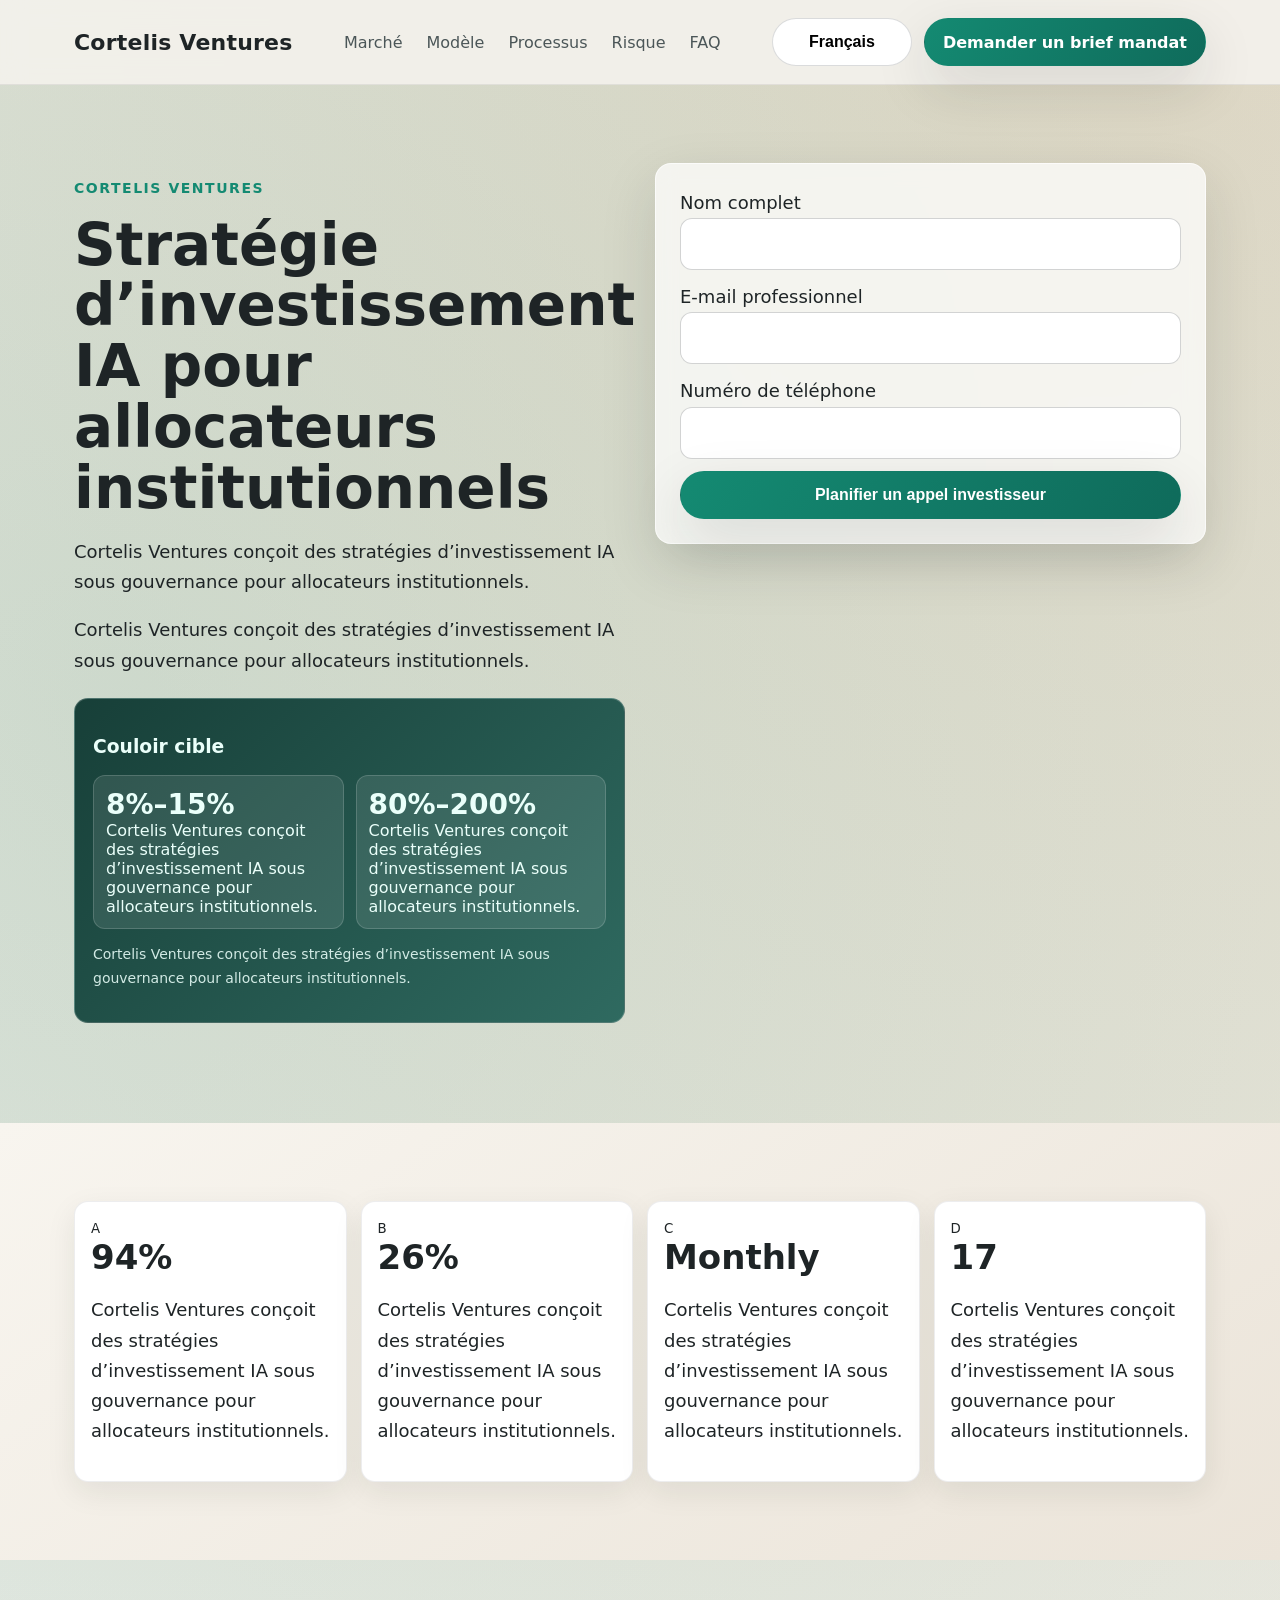
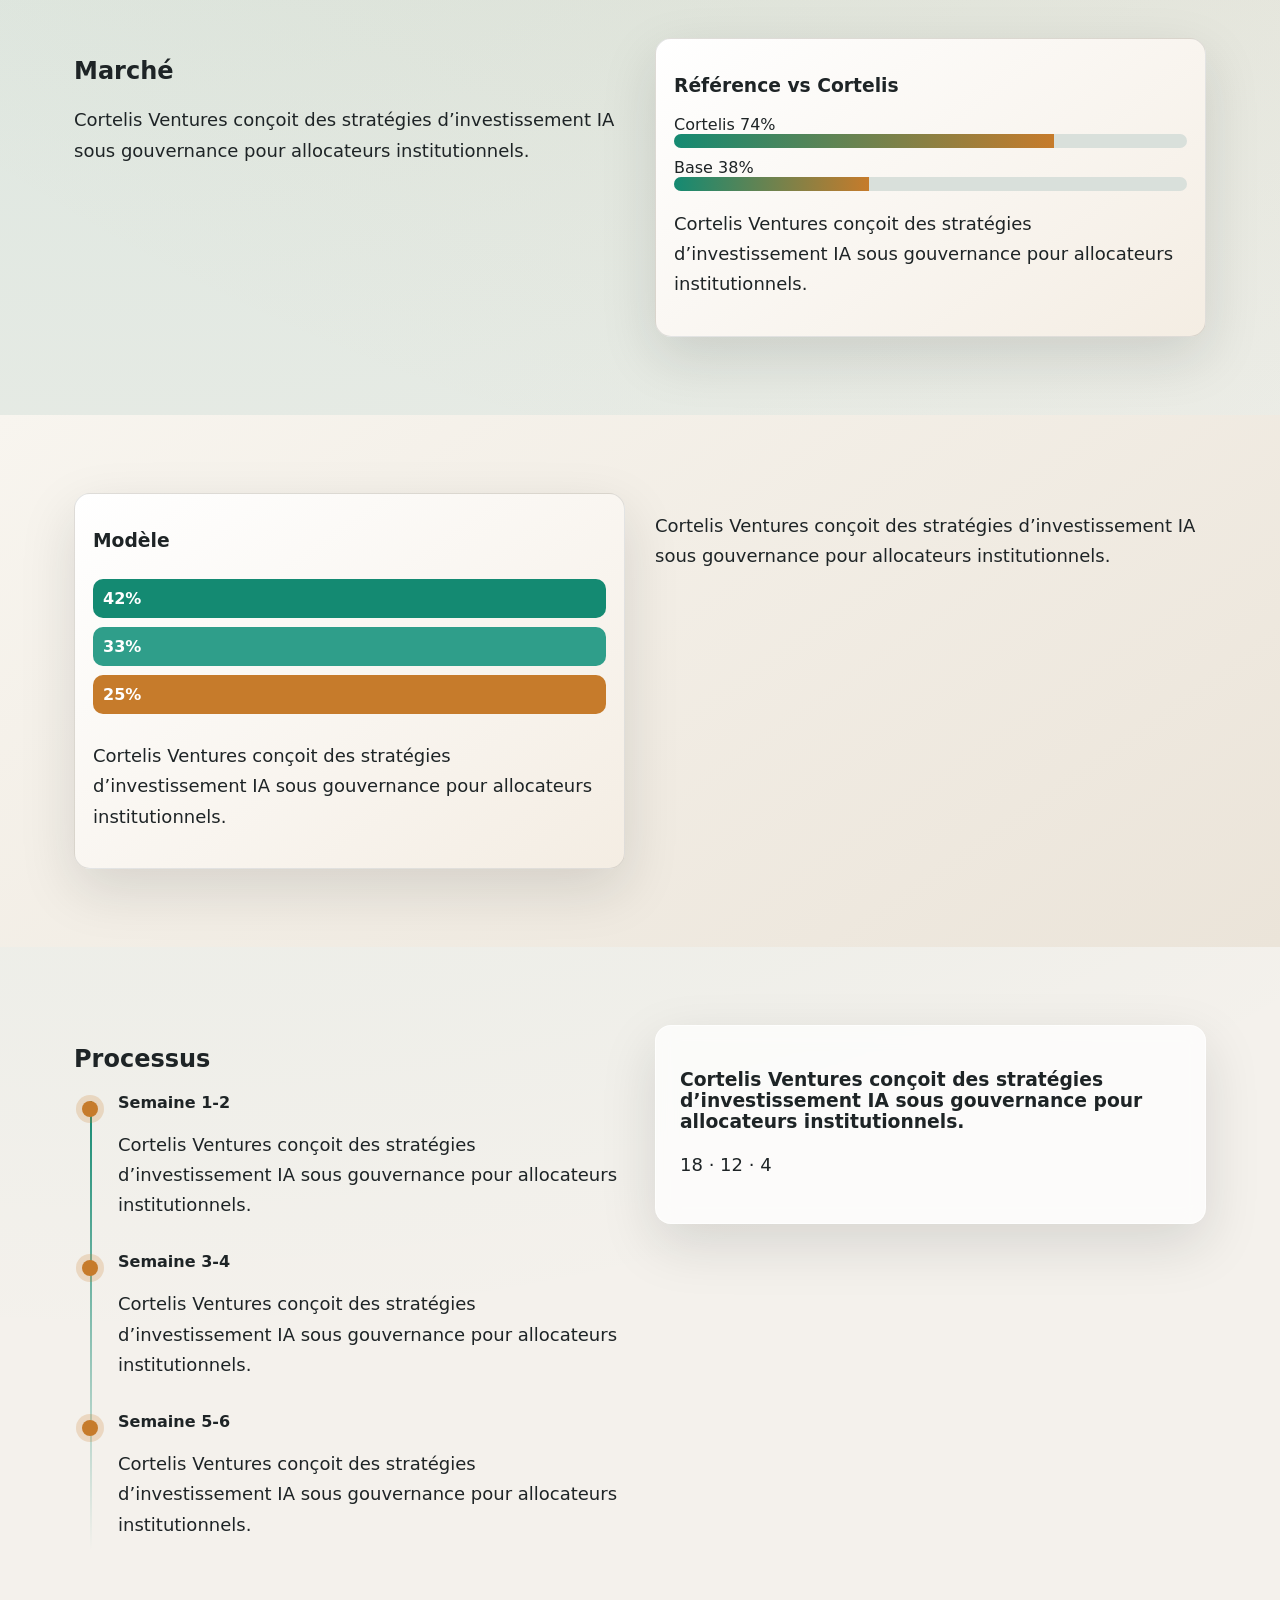
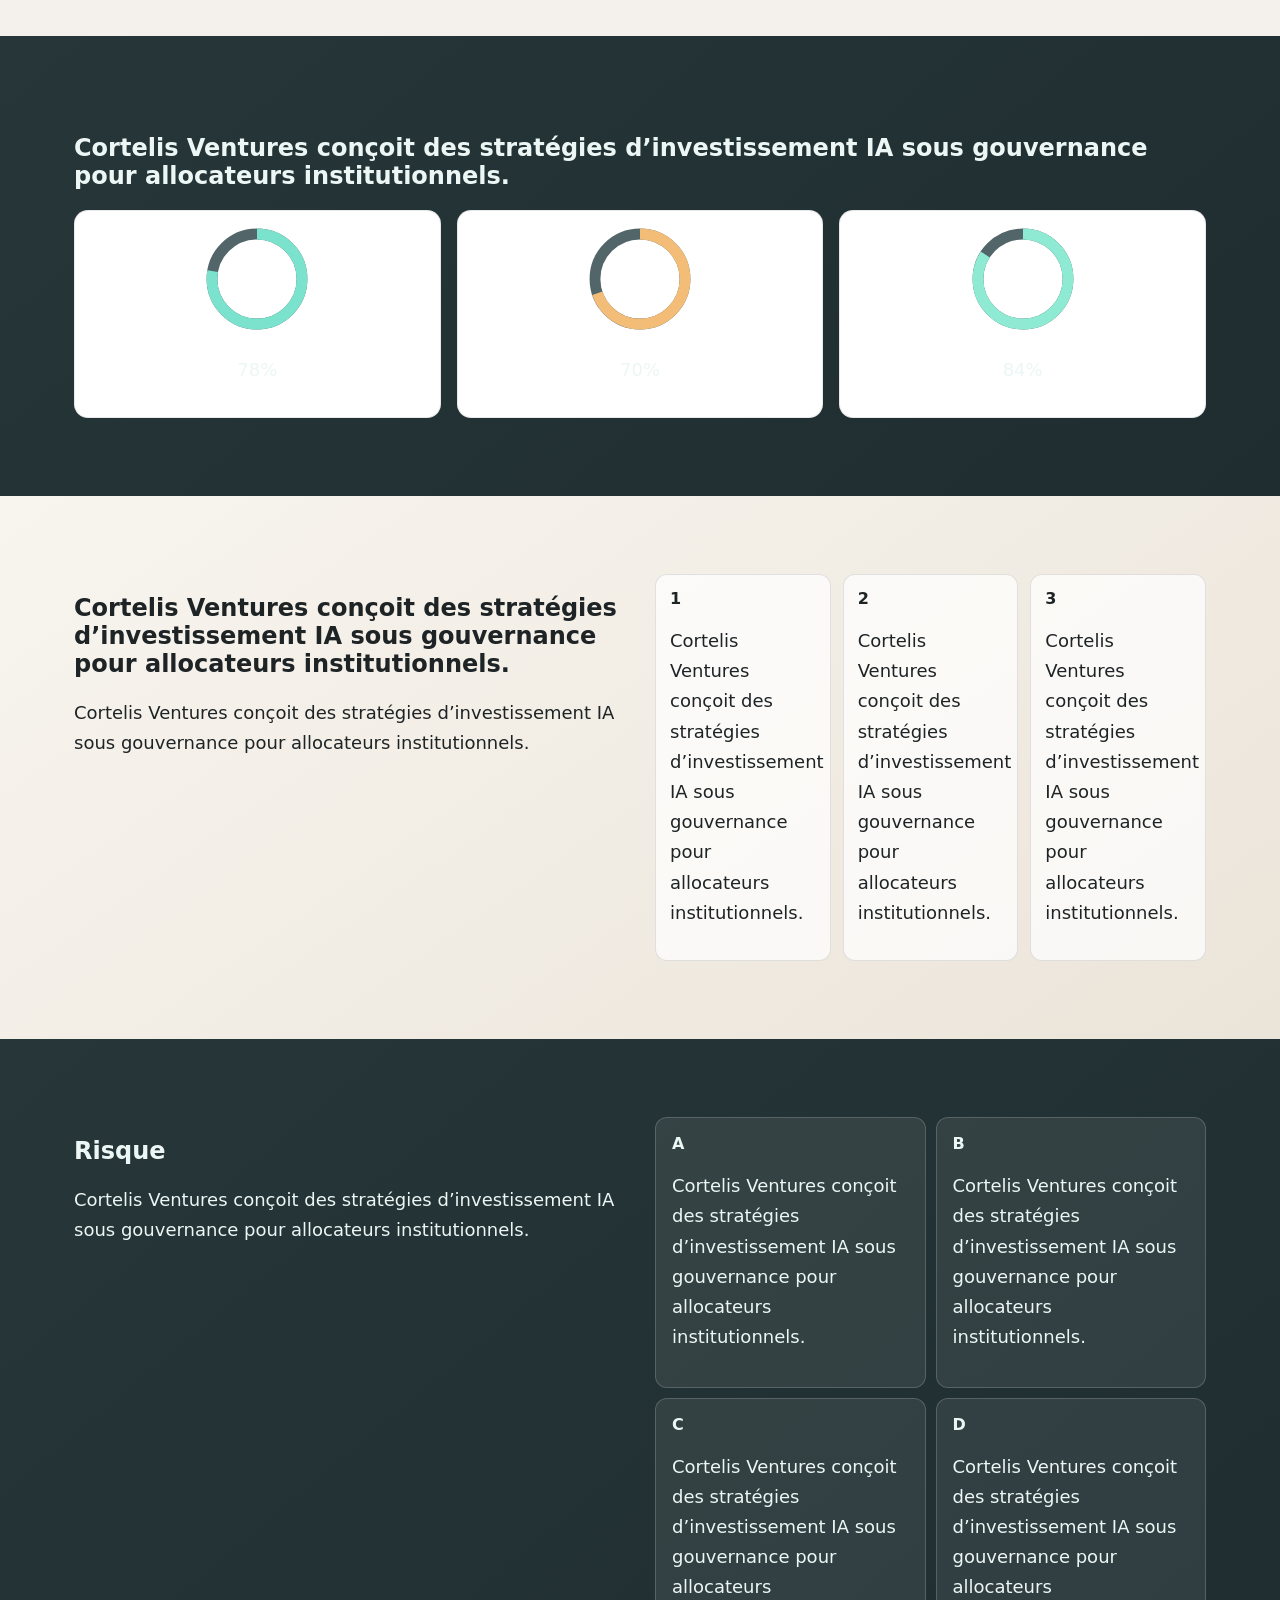
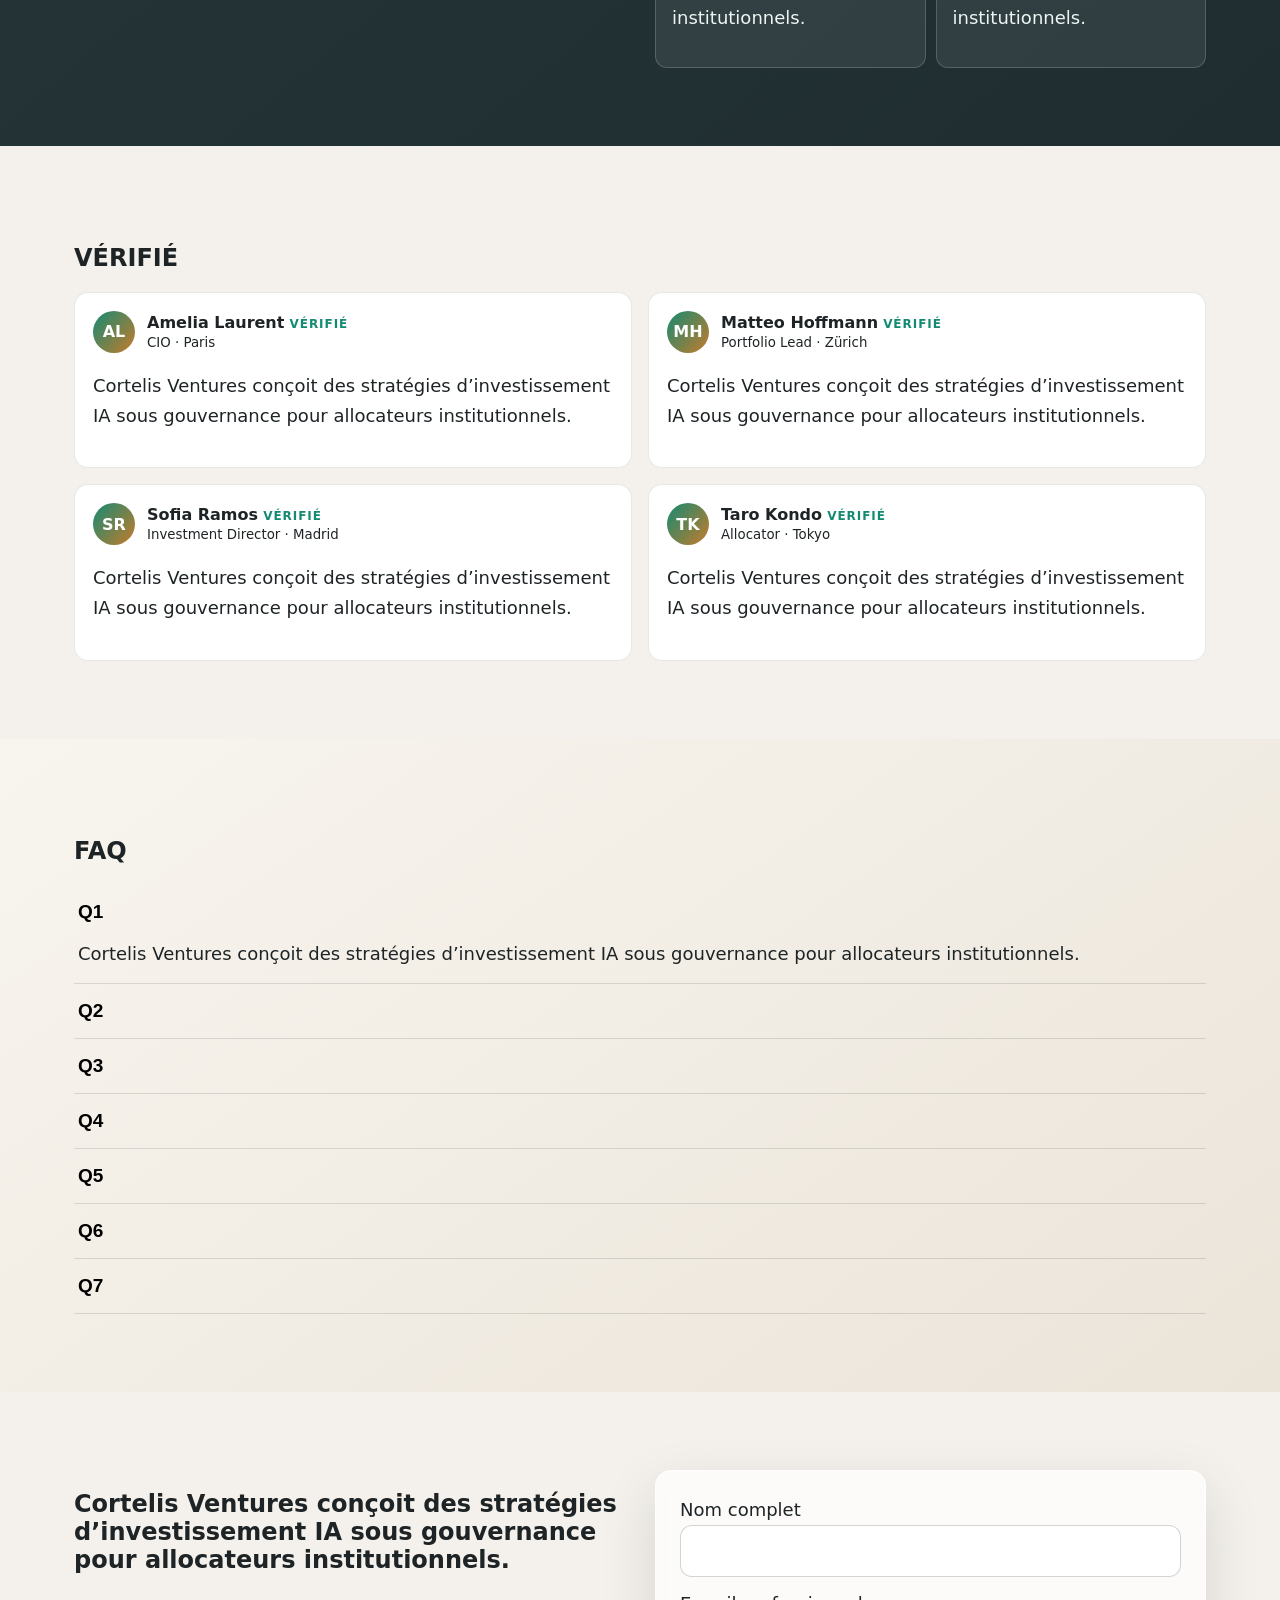
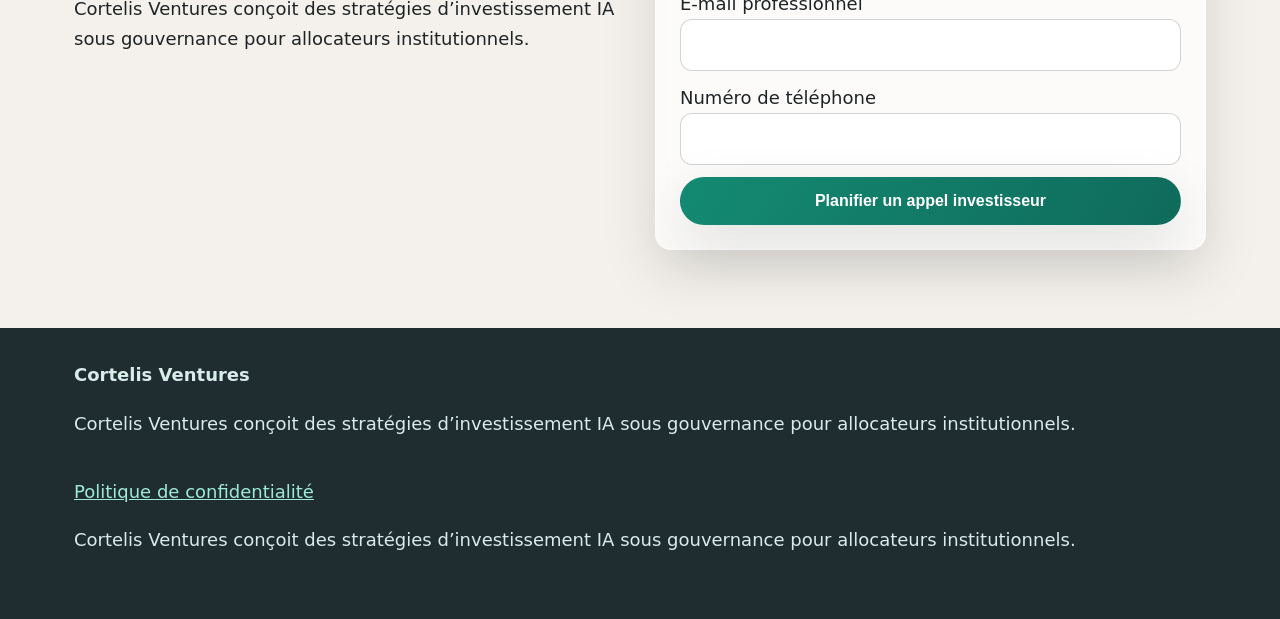
<file: fr/index.html>
<!doctype html>
<html lang="fr-FR"><head><meta charset="utf-8"><meta name="viewport" content="width=device-width,initial-scale=1"><title>Stratégie d’investissement IA pour allocateurs institutionnels | Cortelis Ventures</title><meta name="description" content="Cortelis Ventures conçoit des stratégies d’investissement IA sous gouvernance pour allocateurs institutionnels."><link rel="canonical" href="https://cortelisventures.com/fr/"><link rel="alternate" hreflang="en" href="https://cortelisventures.com/"><link rel="alternate" hreflang="de" href="https://cortelisventures.com/de/"><link rel="alternate" hreflang="fr" href="https://cortelisventures.com/fr/"><link rel="alternate" hreflang="es" href="https://cortelisventures.com/es/"><link rel="alternate" hreflang="it" href="https://cortelisventures.com/it/"><link rel="alternate" hreflang="tr" href="https://cortelisventures.com/tr/"><link rel="alternate" hreflang="pt" href="https://cortelisventures.com/pt/"><link rel="alternate" hreflang="ja" href="https://cortelisventures.com/jp/"><link rel="alternate" hreflang="sk" href="https://cortelisventures.com/sk/"><link rel="alternate" hreflang="nl-BE" href="https://cortelisventures.com/be/"><meta property="og:title" content="Stratégie d’investissement IA pour allocateurs institutionnels"><meta property="og:description" content="Cortelis Ventures conçoit des stratégies d’investissement IA sous gouvernance pour allocateurs institutionnels."><meta property="og:type" content="website"><meta property="og:url" content="https://cortelisventures.com/fr/"><meta name="twitter:card" content="summary_large_image"><meta name="twitter:title" content="Stratégie d’investissement IA pour allocateurs institutionnels"><meta name="twitter:description" content="Cortelis Ventures conçoit des stratégies d’investissement IA sous gouvernance pour allocateurs institutionnels."><link rel="stylesheet" href="../assets/style.css"><script defer src="../assets/app.js"></script></head><body>
<header class="site-header"><div class="container nav-wrap"><div class="brand">Cortelis Ventures</div><nav class="nav-links"><a href="#s1">Marché</a><a href="#s2">Modèle</a><a href="#s3">Processus</a><a href="#s4">Risque</a><a href="#s5">FAQ</a></nav><div class="right-zone"><div class="lang" data-lang><button class="lang-toggle" aria-expanded="false">Français</button><div class="lang-menu"><a href="../index.html"><svg class="flag" viewBox="0 0 20 14" aria-hidden="true"><rect width="20" height="14" fill="#1f3c88"/><rect y="9" width="20" height="5" fill="#c33" opacity=".35"/></svg>English</a><a href="../de/index.html"><svg class="flag" viewBox="0 0 20 14" aria-hidden="true"><rect width="20" height="14" fill="#111"/><rect y="9" width="20" height="5" fill="#c33" opacity=".35"/></svg>Deutsch</a><a href="../fr/index.html"><svg class="flag" viewBox="0 0 20 14" aria-hidden="true"><rect width="20" height="14" fill="#002654"/><rect y="9" width="20" height="5" fill="#c33" opacity=".35"/></svg>Français</a><a href="../es/index.html"><svg class="flag" viewBox="0 0 20 14" aria-hidden="true"><rect width="20" height="14" fill="#aa151b"/><rect y="9" width="20" height="5" fill="#c33" opacity=".35"/></svg>Español</a><a href="../it/index.html"><svg class="flag" viewBox="0 0 20 14" aria-hidden="true"><rect width="20" height="14" fill="#009246"/><rect y="9" width="20" height="5" fill="#c33" opacity=".35"/></svg>Italiano</a><a href="../tr/index.html"><svg class="flag" viewBox="0 0 20 14" aria-hidden="true"><rect width="20" height="14" fill="#e30a17"/><rect y="9" width="20" height="5" fill="#c33" opacity=".35"/></svg>Türkçe</a><a href="../pt/index.html"><svg class="flag" viewBox="0 0 20 14" aria-hidden="true"><rect width="20" height="14" fill="#006847"/><rect y="9" width="20" height="5" fill="#c33" opacity=".35"/></svg>Português</a><a href="../jp/index.html"><svg class="flag" viewBox="0 0 20 14" aria-hidden="true"><rect width="20" height="14" fill="#fff"/><rect y="9" width="20" height="5" fill="#c33" opacity=".35"/></svg>日本語</a><a href="../sk/index.html"><svg class="flag" viewBox="0 0 20 14" aria-hidden="true"><rect width="20" height="14" fill="#0b4ea2"/><rect y="9" width="20" height="5" fill="#c33" opacity=".35"/></svg>Slovenčina</a><a href="../be/index.html"><svg class="flag" viewBox="0 0 20 14" aria-hidden="true"><rect width="20" height="14" fill="#111"/><rect y="9" width="20" height="5" fill="#c33" opacity=".35"/></svg>Belgium</a></div></div><a class="btn btn-primary desktop-cta" href="#lead2">Demander un brief mandat</a><button class="drawer-toggle" id="drawerOpen" aria-label="Menu">☰</button></div></div></header>
<div id="mobileDrawer" class="mobile-drawer"><div class="drawer-panel"><div class="drawer-head"><strong>Menu</strong><button id="drawerClose" class="icon-btn" aria-label="Fermer">×</button></div><nav class="drawer-nav"><a href="#s1">Marché</a><a href="#s2">Modèle</a><a href="#s3">Processus</a><a href="#s4">Risque</a><a href="#s5">FAQ</a></nav><div class="lang" data-lang><button class="lang-toggle" aria-expanded="false">Français</button><div class="lang-menu"><a href="../index.html"><svg class="flag" viewBox="0 0 20 14" aria-hidden="true"><rect width="20" height="14" fill="#1f3c88"/><rect y="9" width="20" height="5" fill="#c33" opacity=".35"/></svg>English</a><a href="../de/index.html"><svg class="flag" viewBox="0 0 20 14" aria-hidden="true"><rect width="20" height="14" fill="#111"/><rect y="9" width="20" height="5" fill="#c33" opacity=".35"/></svg>Deutsch</a><a href="../fr/index.html"><svg class="flag" viewBox="0 0 20 14" aria-hidden="true"><rect width="20" height="14" fill="#002654"/><rect y="9" width="20" height="5" fill="#c33" opacity=".35"/></svg>Français</a><a href="../es/index.html"><svg class="flag" viewBox="0 0 20 14" aria-hidden="true"><rect width="20" height="14" fill="#aa151b"/><rect y="9" width="20" height="5" fill="#c33" opacity=".35"/></svg>Español</a><a href="../it/index.html"><svg class="flag" viewBox="0 0 20 14" aria-hidden="true"><rect width="20" height="14" fill="#009246"/><rect y="9" width="20" height="5" fill="#c33" opacity=".35"/></svg>Italiano</a><a href="../tr/index.html"><svg class="flag" viewBox="0 0 20 14" aria-hidden="true"><rect width="20" height="14" fill="#e30a17"/><rect y="9" width="20" height="5" fill="#c33" opacity=".35"/></svg>Türkçe</a><a href="../pt/index.html"><svg class="flag" viewBox="0 0 20 14" aria-hidden="true"><rect width="20" height="14" fill="#006847"/><rect y="9" width="20" height="5" fill="#c33" opacity=".35"/></svg>Português</a><a href="../jp/index.html"><svg class="flag" viewBox="0 0 20 14" aria-hidden="true"><rect width="20" height="14" fill="#fff"/><rect y="9" width="20" height="5" fill="#c33" opacity=".35"/></svg>日本語</a><a href="../sk/index.html"><svg class="flag" viewBox="0 0 20 14" aria-hidden="true"><rect width="20" height="14" fill="#0b4ea2"/><rect y="9" width="20" height="5" fill="#c33" opacity=".35"/></svg>Slovenčina</a><a href="../be/index.html"><svg class="flag" viewBox="0 0 20 14" aria-hidden="true"><rect width="20" height="14" fill="#111"/><rect y="9" width="20" height="5" fill="#c33" opacity=".35"/></svg>Belgium</a></div></div><p><a class="btn btn-primary" href="#lead2">Demander un brief mandat</a></p></div></div>
<main>
<section class="section hero"><div class="container hero-grid"><div class="reveal"><p class="eyebrow">Cortelis Ventures</p><h1>Stratégie d’investissement IA pour allocateurs institutionnels</h1><p>Cortelis Ventures conçoit des stratégies d’investissement IA sous gouvernance pour allocateurs institutionnels.</p><p>Cortelis Ventures conçoit des stratégies d’investissement IA sous gouvernance pour allocateurs institutionnels.</p><div class="corridor"><h3>Couloir cible</h3><div class="corridor-grid"><div class="metricbox"><strong>8%–15%</strong><span>Cortelis Ventures conçoit des stratégies d’investissement IA sous gouvernance pour allocateurs institutionnels.</span></div><div class="metricbox"><strong>80%–200%</strong><span>Cortelis Ventures conçoit des stratégies d’investissement IA sous gouvernance pour allocateurs institutionnels.</span></div></div><p class="micro">Cortelis Ventures conçoit des stratégies d’investissement IA sous gouvernance pour allocateurs institutionnels.</p></div></div><div class="glass reveal"><form class="lead-form"><label>Nom complet<input type="text"></label><label>E-mail professionnel<input type="email"></label><label>Numéro de téléphone<input type="tel"></label><button class="btn btn-primary">Planifier un appel investisseur</button></form></div></div></section>
<section class="section section-alt"><div class="container kpi-strip reveal"><article class="kpi"><small>A</small><b>94%</b><p>Cortelis Ventures conçoit des stratégies d’investissement IA sous gouvernance pour allocateurs institutionnels.</p></article><article class="kpi"><small>B</small><b>26%</b><p>Cortelis Ventures conçoit des stratégies d’investissement IA sous gouvernance pour allocateurs institutionnels.</p></article><article class="kpi"><small>C</small><b>Monthly</b><p>Cortelis Ventures conçoit des stratégies d’investissement IA sous gouvernance pour allocateurs institutionnels.</p></article><article class="kpi"><small>D</small><b>17</b><p>Cortelis Ventures conçoit des stratégies d’investissement IA sous gouvernance pour allocateurs institutionnels.</p></article></div></section>
<section id="s1" class="section"><div class="container split"><div class="reveal"><h2>Marché</h2><p>Cortelis Ventures conçoit des stratégies d’investissement IA sous gouvernance pour allocateurs institutionnels.</p></div><div class="visual-card bars reveal"><h3>Référence vs Cortelis</h3><div class="row">Cortelis 74%<div class="bar-track"><div class="bar-fill" style="width:74%"></div></div></div><div class="row">Base 38%<div class="bar-track"><div class="bar-fill" style="width:38%"></div></div></div><p>Cortelis Ventures conçoit des stratégies d’investissement IA sous gouvernance pour allocateurs institutionnels.</p></div></div></section>
<section id="s2" class="section section-alt"><div class="container split"><div class="visual-card alloc reveal"><h3>Modèle</h3><span style="background:#148a72">42%</span><span style="background:#2f9e8a">33%</span><span style="background:#c67b2b">25%</span><p>Cortelis Ventures conçoit des stratégies d’investissement IA sous gouvernance pour allocateurs institutionnels.</p></div><div class="reveal"><p>Cortelis Ventures conçoit des stratégies d’investissement IA sous gouvernance pour allocateurs institutionnels.</p></div></div></section>
<section id="s3" class="section"><div class="container split"><div class="reveal"><h2>Processus</h2><div class="timeline"><div class="step"><strong>Semaine 1-2</strong><p>Cortelis Ventures conçoit des stratégies d’investissement IA sous gouvernance pour allocateurs institutionnels.</p></div><div class="step"><strong>Semaine 3-4</strong><p>Cortelis Ventures conçoit des stratégies d’investissement IA sous gouvernance pour allocateurs institutionnels.</p></div><div class="step"><strong>Semaine 5-6</strong><p>Cortelis Ventures conçoit des stratégies d’investissement IA sous gouvernance pour allocateurs institutionnels.</p></div></div></div><div class="glass reveal"><h3>Cortelis Ventures conçoit des stratégies d’investissement IA sous gouvernance pour allocateurs institutionnels.</h3><p>18 · 12 · 4</p></div></div></section>
<section class="section section-dark"><div class="container"><h2>Cortelis Ventures conçoit des stratégies d’investissement IA sous gouvernance pour allocateurs institutionnels.</h2><div class="rings reveal"><div class="ring"><svg viewBox="0 0 120 120"><circle cx="60" cy="60" r="50" fill="none" stroke="#526669" stroke-width="12"/><circle cx="60" cy="60" r="50" fill="none" stroke="#7be2cd" stroke-width="12" stroke-dasharray="314" stroke-dashoffset="70"/></svg><p>78%</p></div><div class="ring"><svg viewBox="0 0 120 120"><circle cx="60" cy="60" r="50" fill="none" stroke="#526669" stroke-width="12"/><circle cx="60" cy="60" r="50" fill="none" stroke="#f3bd78" stroke-width="12" stroke-dasharray="314" stroke-dashoffset="95"/></svg><p>70%</p></div><div class="ring"><svg viewBox="0 0 120 120"><circle cx="60" cy="60" r="50" fill="none" stroke="#526669" stroke-width="12"/><circle cx="60" cy="60" r="50" fill="none" stroke="#8eead2" stroke-width="12" stroke-dasharray="314" stroke-dashoffset="50"/></svg><p>84%</p></div></div></div></section>
<section class="section section-alt"><div class="container split"><div class="reveal"><h2>Cortelis Ventures conçoit des stratégies d’investissement IA sous gouvernance pour allocateurs institutionnels.</h2><p>Cortelis Ventures conçoit des stratégies d’investissement IA sous gouvernance pour allocateurs institutionnels.</p></div><div class="arch reveal"><div class="node"><strong>1</strong><p>Cortelis Ventures conçoit des stratégies d’investissement IA sous gouvernance pour allocateurs institutionnels.</p></div><div class="node"><strong>2</strong><p>Cortelis Ventures conçoit des stratégies d’investissement IA sous gouvernance pour allocateurs institutionnels.</p></div><div class="node"><strong>3</strong><p>Cortelis Ventures conçoit des stratégies d’investissement IA sous gouvernance pour allocateurs institutionnels.</p></div></div></div></section>
<section id="s4" class="section section-dark"><div class="container split"><div class="reveal"><h2>Risque</h2><p>Cortelis Ventures conçoit des stratégies d’investissement IA sous gouvernance pour allocateurs institutionnels.</p></div><div class="matrix reveal"><div class="quad"><strong>A</strong><p>Cortelis Ventures conçoit des stratégies d’investissement IA sous gouvernance pour allocateurs institutionnels.</p></div><div class="quad"><strong>B</strong><p>Cortelis Ventures conçoit des stratégies d’investissement IA sous gouvernance pour allocateurs institutionnels.</p></div><div class="quad"><strong>C</strong><p>Cortelis Ventures conçoit des stratégies d’investissement IA sous gouvernance pour allocateurs institutionnels.</p></div><div class="quad"><strong>D</strong><p>Cortelis Ventures conçoit des stratégies d’investissement IA sous gouvernance pour allocateurs institutionnels.</p></div></div></div></section>
<section class="section"><div class="container"><h2>VÉRIFIÉ</h2><div class="reviews reveal"><article class="review"><div class="person"><div class="avatar">AL</div><div><strong>Amelia Laurent</strong> <span class="verify">VÉRIFIÉ</span><br><small>CIO · Paris</small></div></div><p>Cortelis Ventures conçoit des stratégies d’investissement IA sous gouvernance pour allocateurs institutionnels.</p></article><article class="review"><div class="person"><div class="avatar">MH</div><div><strong>Matteo Hoffmann</strong> <span class="verify">VÉRIFIÉ</span><br><small>Portfolio Lead · Zürich</small></div></div><p>Cortelis Ventures conçoit des stratégies d’investissement IA sous gouvernance pour allocateurs institutionnels.</p></article><article class="review"><div class="person"><div class="avatar">SR</div><div><strong>Sofia Ramos</strong> <span class="verify">VÉRIFIÉ</span><br><small>Investment Director · Madrid</small></div></div><p>Cortelis Ventures conçoit des stratégies d’investissement IA sous gouvernance pour allocateurs institutionnels.</p></article><article class="review"><div class="person"><div class="avatar">TK</div><div><strong>Taro Kondo</strong> <span class="verify">VÉRIFIÉ</span><br><small>Allocator · Tokyo</small></div></div><p>Cortelis Ventures conçoit des stratégies d’investissement IA sous gouvernance pour allocateurs institutionnels.</p></article></div></div></section>
<section id="s5" class="section section-alt"><div class="container"><h2>FAQ</h2><div><article class="faq-item open"><button class="faq-q">Q1</button><div class="faq-answer">Cortelis Ventures conçoit des stratégies d’investissement IA sous gouvernance pour allocateurs institutionnels.</div></article><article class="faq-item "><button class="faq-q">Q2</button><div class="faq-answer">Cortelis Ventures conçoit des stratégies d’investissement IA sous gouvernance pour allocateurs institutionnels.</div></article><article class="faq-item "><button class="faq-q">Q3</button><div class="faq-answer">Cortelis Ventures conçoit des stratégies d’investissement IA sous gouvernance pour allocateurs institutionnels.</div></article><article class="faq-item "><button class="faq-q">Q4</button><div class="faq-answer">Cortelis Ventures conçoit des stratégies d’investissement IA sous gouvernance pour allocateurs institutionnels.</div></article><article class="faq-item "><button class="faq-q">Q5</button><div class="faq-answer">Cortelis Ventures conçoit des stratégies d’investissement IA sous gouvernance pour allocateurs institutionnels.</div></article><article class="faq-item "><button class="faq-q">Q6</button><div class="faq-answer">Cortelis Ventures conçoit des stratégies d’investissement IA sous gouvernance pour allocateurs institutionnels.</div></article><article class="faq-item "><button class="faq-q">Q7</button><div class="faq-answer">Cortelis Ventures conçoit des stratégies d’investissement IA sous gouvernance pour allocateurs institutionnels.</div></article></div></div></section>
<section class="section"><div class="container split"><div class="reveal"><h2>Cortelis Ventures conçoit des stratégies d’investissement IA sous gouvernance pour allocateurs institutionnels.</h2><p>Cortelis Ventures conçoit des stratégies d’investissement IA sous gouvernance pour allocateurs institutionnels.</p></div><div class="glass reveal" id="lead2"><form class="lead-form"><label>Nom complet<input type="text"></label><label>E-mail professionnel<input type="email"></label><label>Numéro de téléphone<input type="tel"></label><button class="btn btn-primary">Planifier un appel investisseur</button></form></div></div></section>
</main><footer><div class="container footer-row"><div><strong>Cortelis Ventures</strong><p>Cortelis Ventures conçoit des stratégies d’investissement IA sous gouvernance pour allocateurs institutionnels.</p></div><div><a href="#" class="linklike" data-open-privacy>Politique de confidentialité</a><p>Cortelis Ventures conçoit des stratégies d’investissement IA sous gouvernance pour allocateurs institutionnels.</p></div></div></footer>
<div id="privacyModal" class="modal-backdrop" role="dialog" aria-modal="true"><div class="modal"><div class="modal-head"><h3>Politique de confidentialité</h3><button class="icon-btn" data-close-privacy aria-label="Fermer">×</button></div><div class="modal-body"><h4>Cortelis Ventures conçoit des stratégies d’investissement IA sous gouvernance pour allocateurs institutionnels.</h4><p>Cortelis Ventures conçoit des stratégies d’investissement IA sous gouvernance pour allocateurs institutionnels.</p><h4>Cortelis Ventures conçoit des stratégies d’investissement IA sous gouvernance pour allocateurs institutionnels.</h4><p>Cortelis Ventures conçoit des stratégies d’investissement IA sous gouvernance pour allocateurs institutionnels.</p><h4>Cortelis Ventures conçoit des stratégies d’investissement IA sous gouvernance pour allocateurs institutionnels.</h4><p>Cortelis Ventures conçoit des stratégies d’investissement IA sous gouvernance pour allocateurs institutionnels.</p><h4>Cortelis Ventures conçoit des stratégies d’investissement IA sous gouvernance pour allocateurs institutionnels.</h4><p>Cortelis Ventures conçoit des stratégies d’investissement IA sous gouvernance pour allocateurs institutionnels.</p><h4>Cortelis Ventures conçoit des stratégies d’investissement IA sous gouvernance pour allocateurs institutionnels.</h4><p>Cortelis Ventures conçoit des stratégies d’investissement IA sous gouvernance pour allocateurs institutionnels.</p><h4>Cortelis Ventures conçoit des stratégies d’investissement IA sous gouvernance pour allocateurs institutionnels.</h4><p>Cortelis Ventures conçoit des stratégies d’investissement IA sous gouvernance pour allocateurs institutionnels.</p><h4>Cortelis Ventures conçoit des stratégies d’investissement IA sous gouvernance pour allocateurs institutionnels.</h4><p>Cortelis Ventures conçoit des stratégies d’investissement IA sous gouvernance pour allocateurs institutionnels.</p><h4>Cortelis Ventures conçoit des stratégies d’investissement IA sous gouvernance pour allocateurs institutionnels.</h4><p>Cortelis Ventures conçoit des stratégies d’investissement IA sous gouvernance pour allocateurs institutionnels.</p><h4>Cortelis Ventures conçoit des stratégies d’investissement IA sous gouvernance pour allocateurs institutionnels.</h4><p>Cortelis Ventures conçoit des stratégies d’investissement IA sous gouvernance pour allocateurs institutionnels.</p><h4>Cortelis Ventures conçoit des stratégies d’investissement IA sous gouvernance pour allocateurs institutionnels.</h4><p>Cortelis Ventures conçoit des stratégies d’investissement IA sous gouvernance pour allocateurs institutionnels.</p><h4>Contact</h4><p>privacy@cortelisventures.com</p></div><div class="modal-foot"><button class="btn" data-close-privacy>Fermer</button></div></div></div>
<script type="application/ld+json">{"@context": "https://schema.org", "@type": "Organization", "name": "Cortelis Ventures", "url": "https://cortelisventures.com"}</script><script type="application/ld+json">{"@context": "https://schema.org", "@type": "WebSite", "name": "Cortelis Ventures", "url": "https://cortelisventures.com"}</script><script type="application/ld+json">{"@context": "https://schema.org", "@type": "FAQPage", "mainEntity": [{"@type": "Question", "name": "Q1", "acceptedAnswer": {"@type": "Answer", "text": "Cortelis Ventures conçoit des stratégies d’investissement IA sous gouvernance pour allocateurs institutionnels."}}]}</script><script type="application/ld+json">{"@context": "https://schema.org", "@type": "Review", "author": {"@type": "Person", "name": "Amelia Laurent"}, "reviewBody": "Cortelis Ventures conçoit des stratégies d’investissement IA sous gouvernance pour allocateurs institutionnels."}</script>
</body></html>
</file>
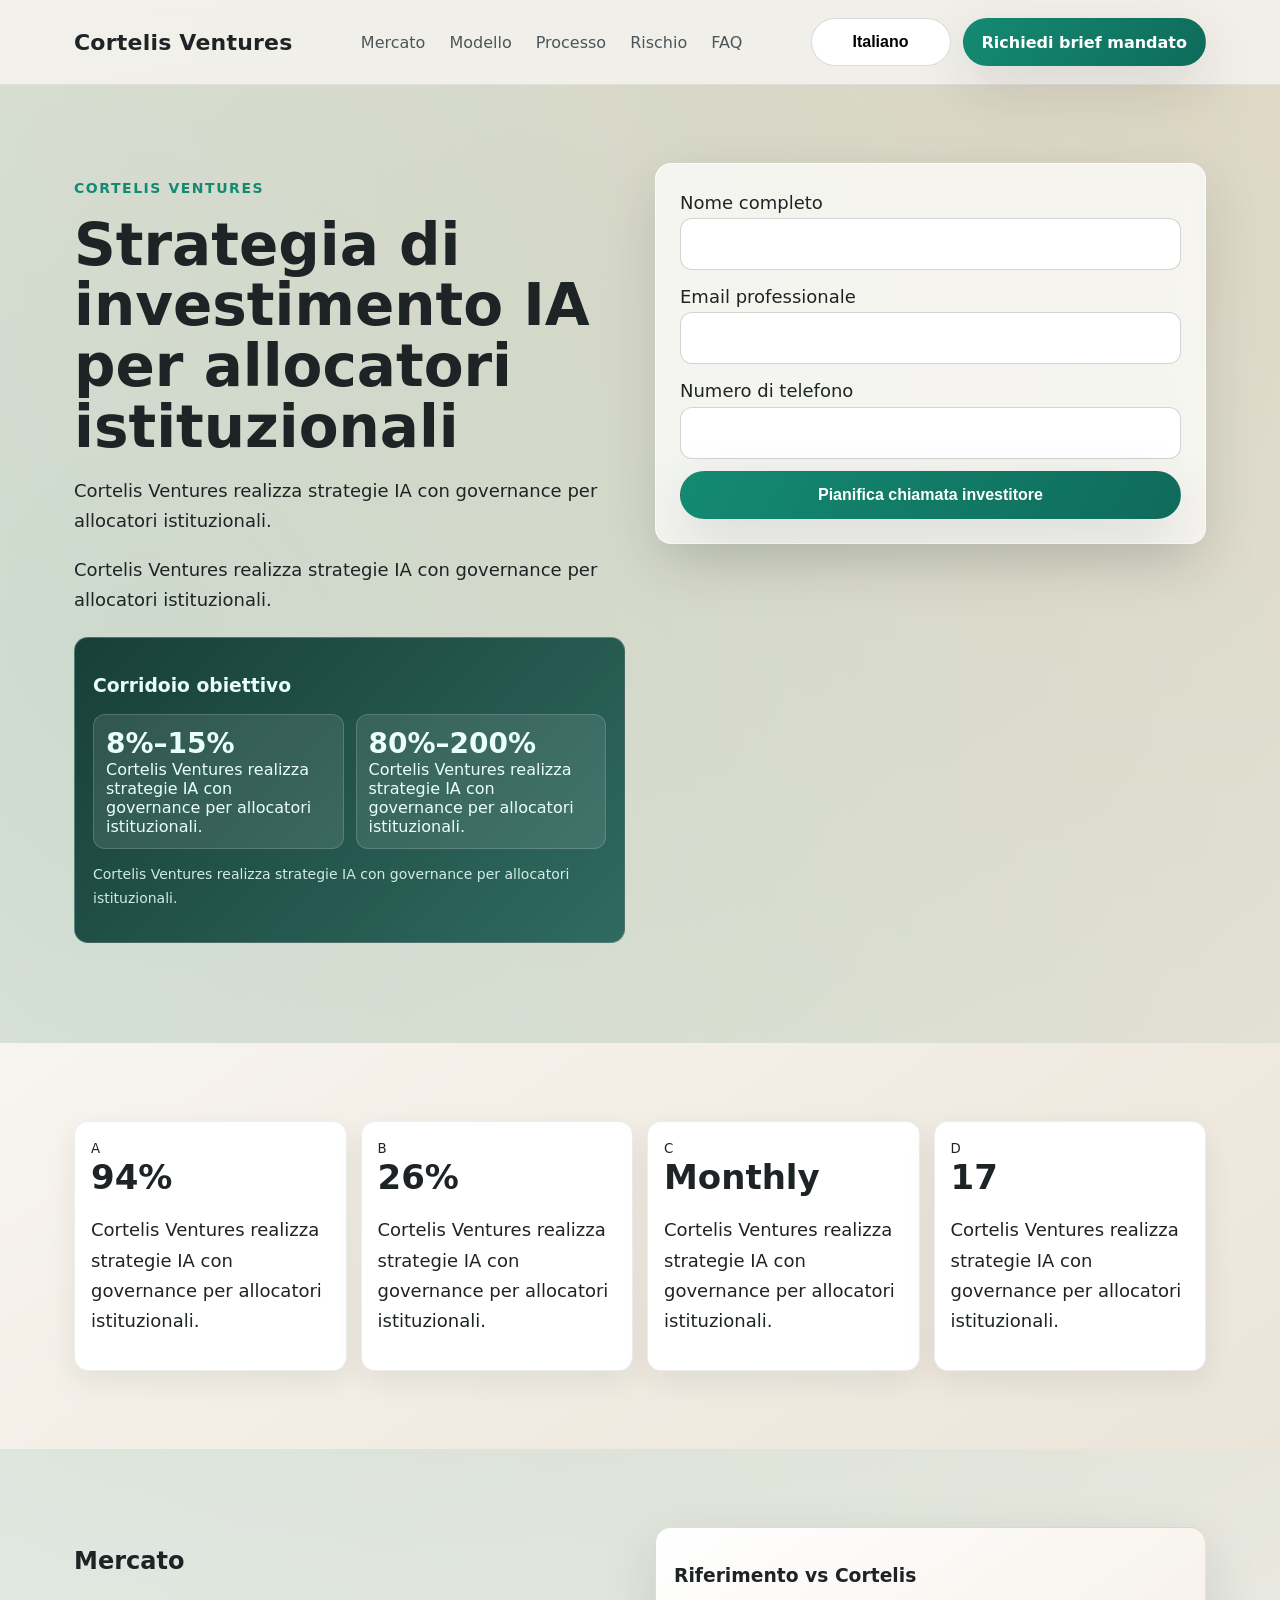
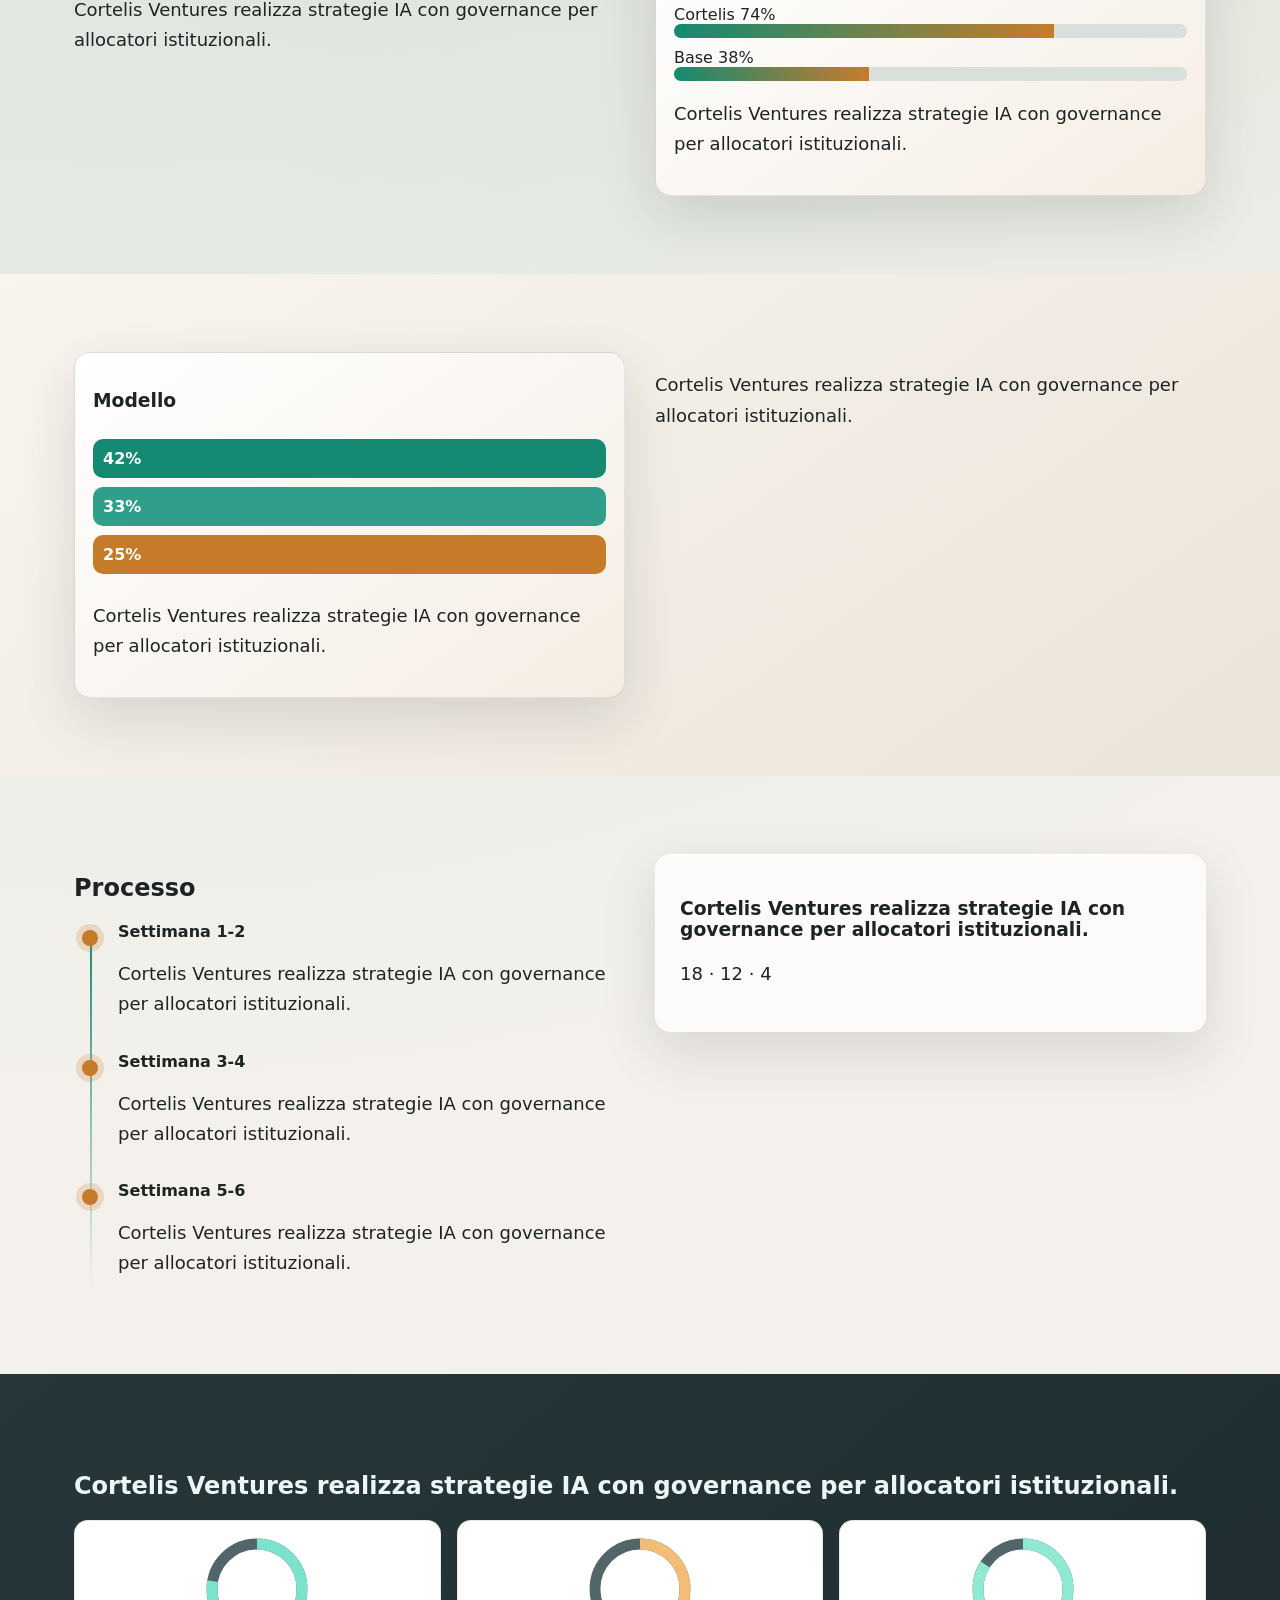
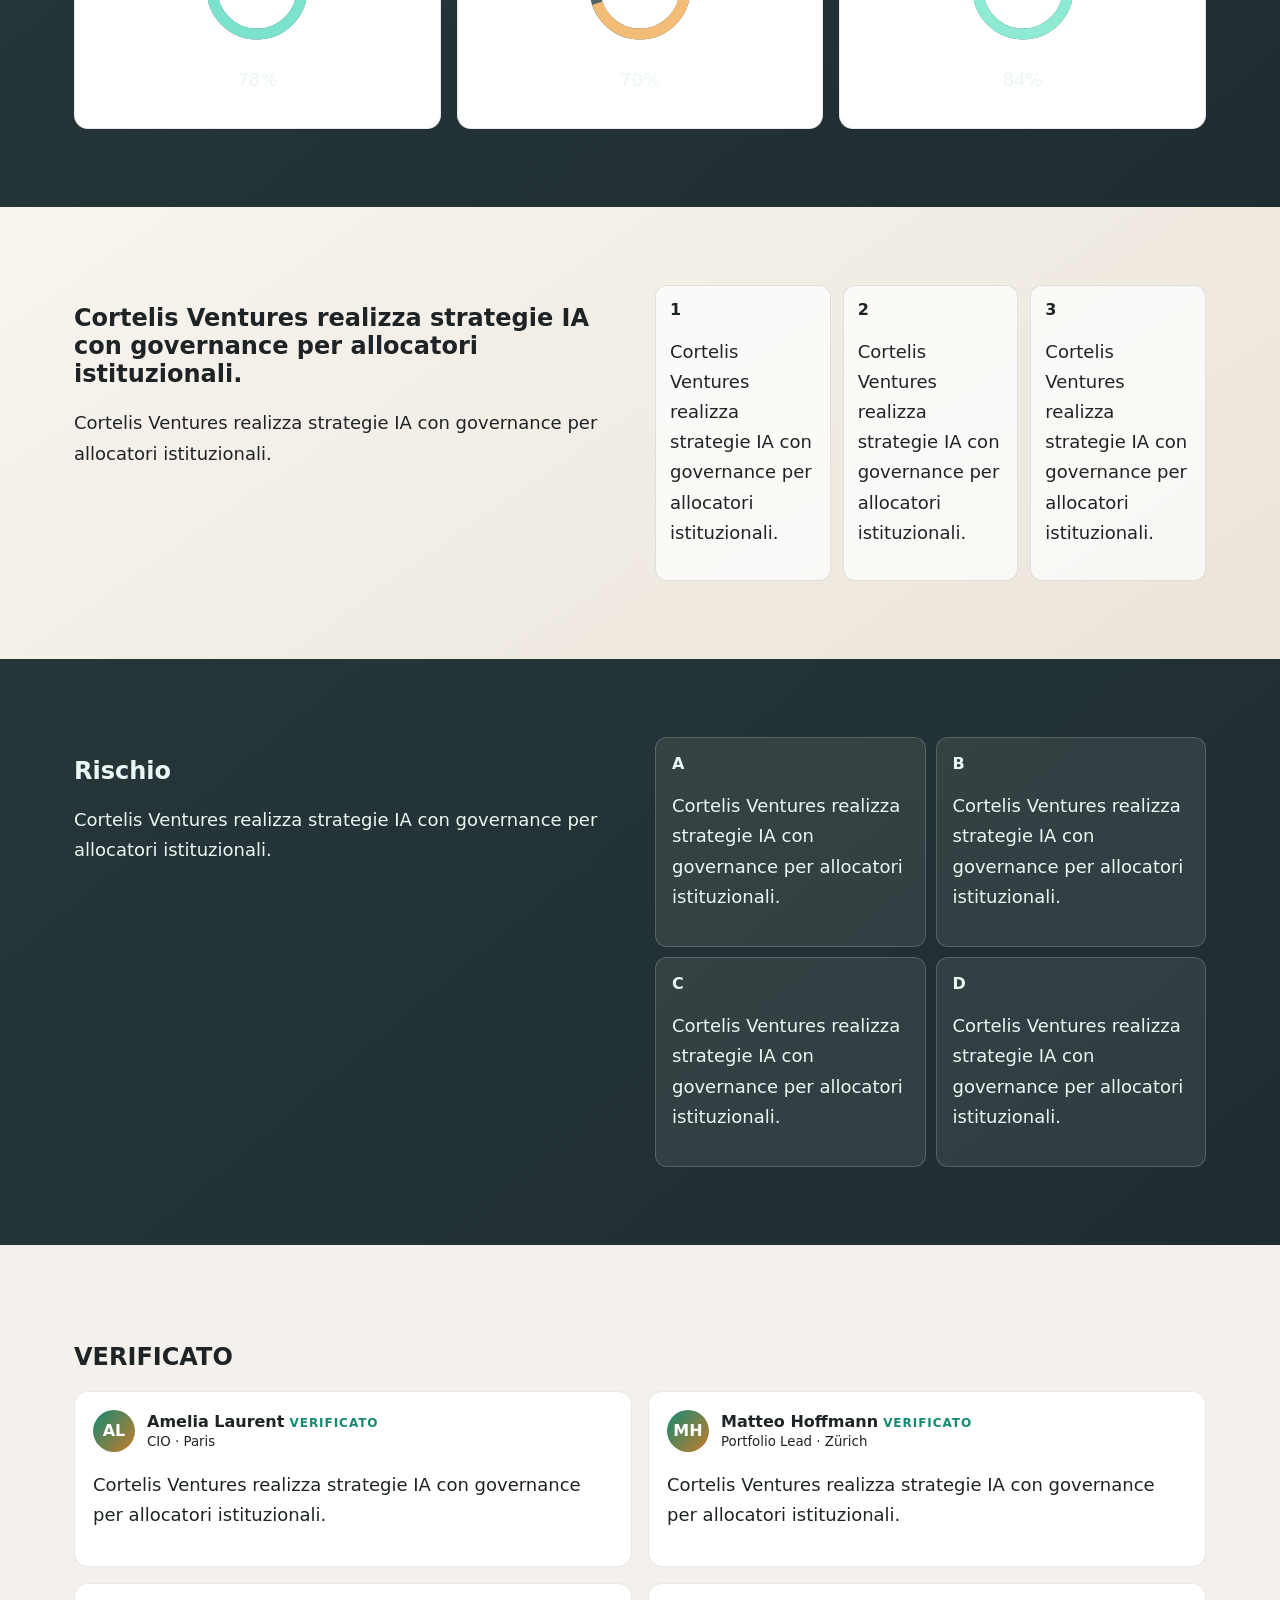
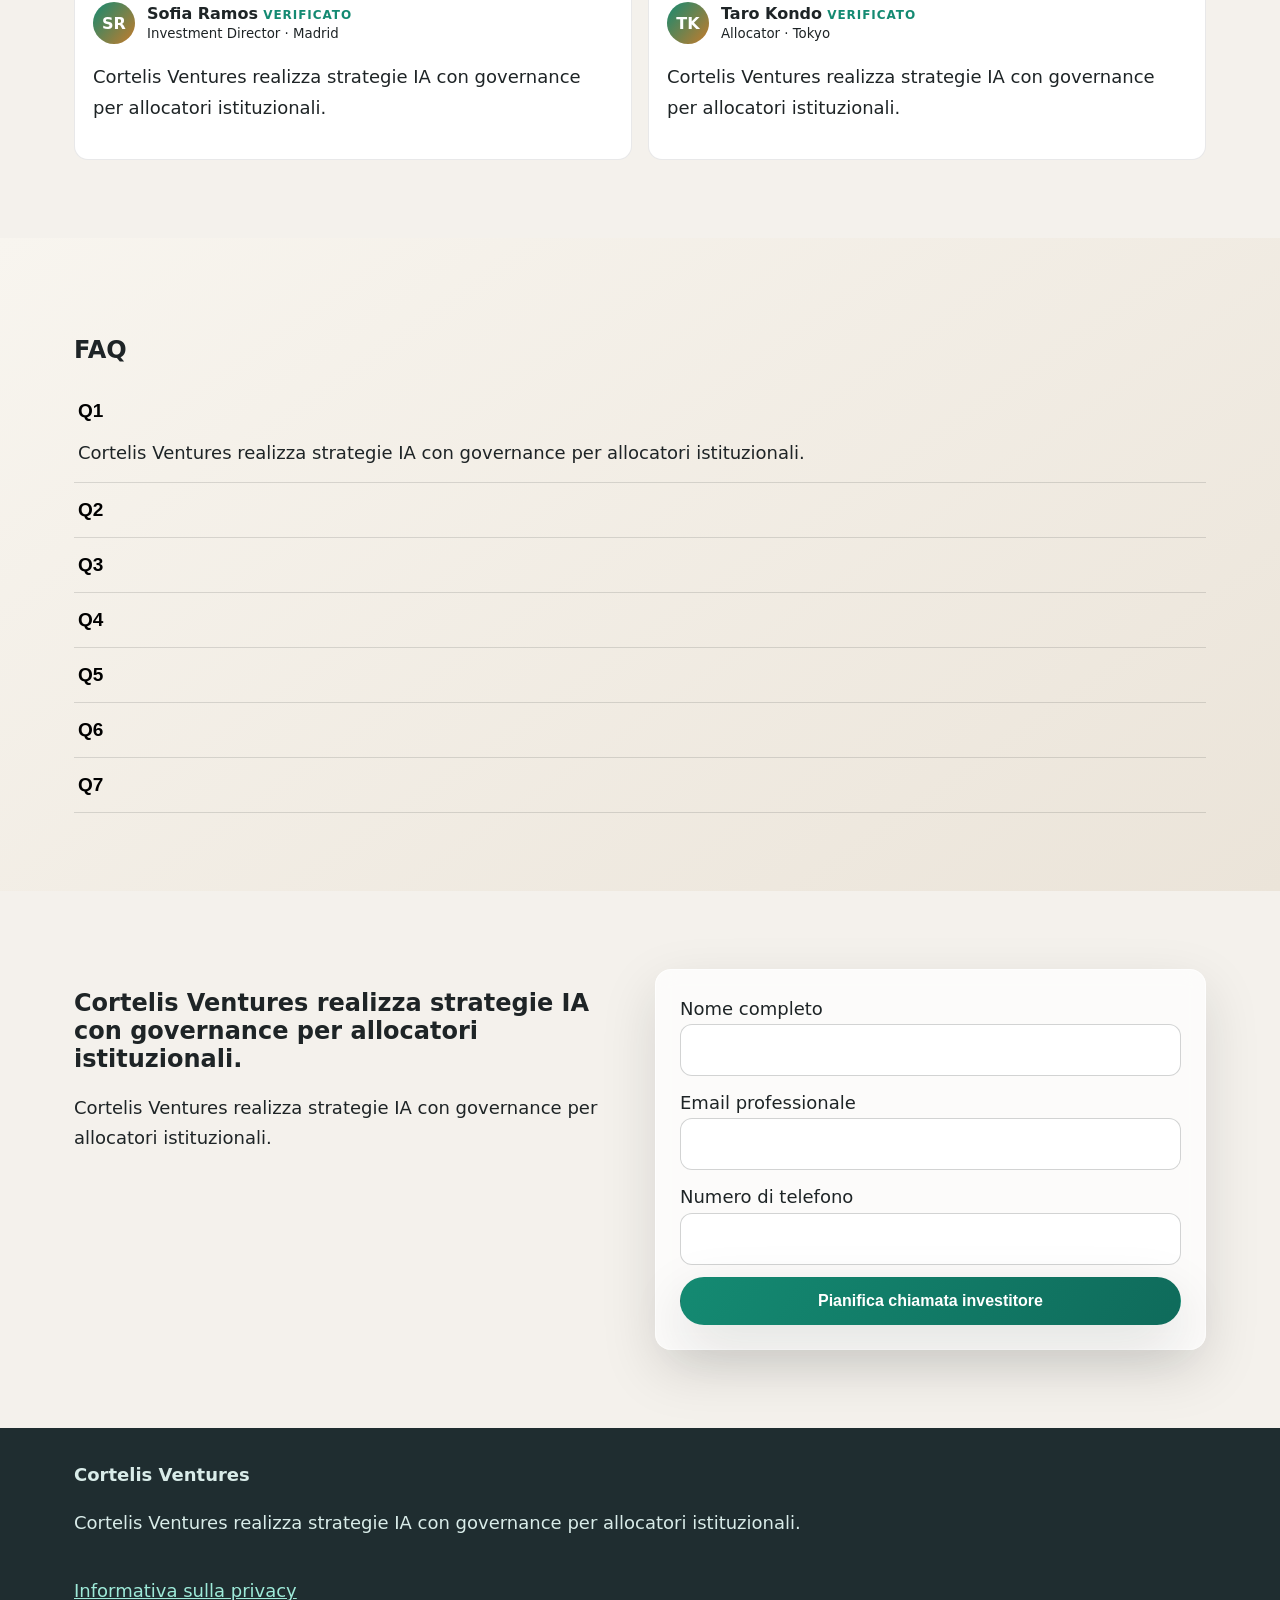
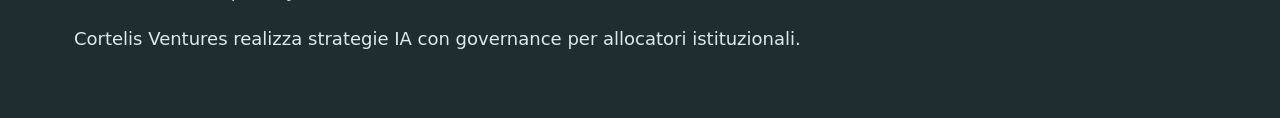
<file: it/index.html>
<!doctype html>
<html lang="it-IT"><head><meta charset="utf-8"><meta name="viewport" content="width=device-width,initial-scale=1"><title>Strategia di investimento IA per allocatori istituzionali | Cortelis Ventures</title><meta name="description" content="Cortelis Ventures realizza strategie IA con governance per allocatori istituzionali."><link rel="canonical" href="https://cortelisventures.com/it/"><link rel="alternate" hreflang="en" href="https://cortelisventures.com/"><link rel="alternate" hreflang="de" href="https://cortelisventures.com/de/"><link rel="alternate" hreflang="fr" href="https://cortelisventures.com/fr/"><link rel="alternate" hreflang="es" href="https://cortelisventures.com/es/"><link rel="alternate" hreflang="it" href="https://cortelisventures.com/it/"><link rel="alternate" hreflang="tr" href="https://cortelisventures.com/tr/"><link rel="alternate" hreflang="pt" href="https://cortelisventures.com/pt/"><link rel="alternate" hreflang="ja" href="https://cortelisventures.com/jp/"><link rel="alternate" hreflang="sk" href="https://cortelisventures.com/sk/"><link rel="alternate" hreflang="nl-BE" href="https://cortelisventures.com/be/"><meta property="og:title" content="Strategia di investimento IA per allocatori istituzionali"><meta property="og:description" content="Cortelis Ventures realizza strategie IA con governance per allocatori istituzionali."><meta property="og:type" content="website"><meta property="og:url" content="https://cortelisventures.com/it/"><meta name="twitter:card" content="summary_large_image"><meta name="twitter:title" content="Strategia di investimento IA per allocatori istituzionali"><meta name="twitter:description" content="Cortelis Ventures realizza strategie IA con governance per allocatori istituzionali."><link rel="stylesheet" href="../assets/style.css"><script defer src="../assets/app.js"></script></head><body>
<header class="site-header"><div class="container nav-wrap"><div class="brand">Cortelis Ventures</div><nav class="nav-links"><a href="#s1">Mercato</a><a href="#s2">Modello</a><a href="#s3">Processo</a><a href="#s4">Rischio</a><a href="#s5">FAQ</a></nav><div class="right-zone"><div class="lang" data-lang><button class="lang-toggle" aria-expanded="false">Italiano</button><div class="lang-menu"><a href="../index.html"><svg class="flag" viewBox="0 0 20 14" aria-hidden="true"><rect width="20" height="14" fill="#1f3c88"/><rect y="9" width="20" height="5" fill="#c33" opacity=".35"/></svg>English</a><a href="../de/index.html"><svg class="flag" viewBox="0 0 20 14" aria-hidden="true"><rect width="20" height="14" fill="#111"/><rect y="9" width="20" height="5" fill="#c33" opacity=".35"/></svg>Deutsch</a><a href="../fr/index.html"><svg class="flag" viewBox="0 0 20 14" aria-hidden="true"><rect width="20" height="14" fill="#002654"/><rect y="9" width="20" height="5" fill="#c33" opacity=".35"/></svg>Français</a><a href="../es/index.html"><svg class="flag" viewBox="0 0 20 14" aria-hidden="true"><rect width="20" height="14" fill="#aa151b"/><rect y="9" width="20" height="5" fill="#c33" opacity=".35"/></svg>Español</a><a href="../it/index.html"><svg class="flag" viewBox="0 0 20 14" aria-hidden="true"><rect width="20" height="14" fill="#009246"/><rect y="9" width="20" height="5" fill="#c33" opacity=".35"/></svg>Italiano</a><a href="../tr/index.html"><svg class="flag" viewBox="0 0 20 14" aria-hidden="true"><rect width="20" height="14" fill="#e30a17"/><rect y="9" width="20" height="5" fill="#c33" opacity=".35"/></svg>Türkçe</a><a href="../pt/index.html"><svg class="flag" viewBox="0 0 20 14" aria-hidden="true"><rect width="20" height="14" fill="#006847"/><rect y="9" width="20" height="5" fill="#c33" opacity=".35"/></svg>Português</a><a href="../jp/index.html"><svg class="flag" viewBox="0 0 20 14" aria-hidden="true"><rect width="20" height="14" fill="#fff"/><rect y="9" width="20" height="5" fill="#c33" opacity=".35"/></svg>日本語</a><a href="../sk/index.html"><svg class="flag" viewBox="0 0 20 14" aria-hidden="true"><rect width="20" height="14" fill="#0b4ea2"/><rect y="9" width="20" height="5" fill="#c33" opacity=".35"/></svg>Slovenčina</a><a href="../be/index.html"><svg class="flag" viewBox="0 0 20 14" aria-hidden="true"><rect width="20" height="14" fill="#111"/><rect y="9" width="20" height="5" fill="#c33" opacity=".35"/></svg>Belgium</a></div></div><a class="btn btn-primary desktop-cta" href="#lead2">Richiedi brief mandato</a><button class="drawer-toggle" id="drawerOpen" aria-label="Menu">☰</button></div></div></header>
<div id="mobileDrawer" class="mobile-drawer"><div class="drawer-panel"><div class="drawer-head"><strong>Menu</strong><button id="drawerClose" class="icon-btn" aria-label="Chiudi">×</button></div><nav class="drawer-nav"><a href="#s1">Mercato</a><a href="#s2">Modello</a><a href="#s3">Processo</a><a href="#s4">Rischio</a><a href="#s5">FAQ</a></nav><div class="lang" data-lang><button class="lang-toggle" aria-expanded="false">Italiano</button><div class="lang-menu"><a href="../index.html"><svg class="flag" viewBox="0 0 20 14" aria-hidden="true"><rect width="20" height="14" fill="#1f3c88"/><rect y="9" width="20" height="5" fill="#c33" opacity=".35"/></svg>English</a><a href="../de/index.html"><svg class="flag" viewBox="0 0 20 14" aria-hidden="true"><rect width="20" height="14" fill="#111"/><rect y="9" width="20" height="5" fill="#c33" opacity=".35"/></svg>Deutsch</a><a href="../fr/index.html"><svg class="flag" viewBox="0 0 20 14" aria-hidden="true"><rect width="20" height="14" fill="#002654"/><rect y="9" width="20" height="5" fill="#c33" opacity=".35"/></svg>Français</a><a href="../es/index.html"><svg class="flag" viewBox="0 0 20 14" aria-hidden="true"><rect width="20" height="14" fill="#aa151b"/><rect y="9" width="20" height="5" fill="#c33" opacity=".35"/></svg>Español</a><a href="../it/index.html"><svg class="flag" viewBox="0 0 20 14" aria-hidden="true"><rect width="20" height="14" fill="#009246"/><rect y="9" width="20" height="5" fill="#c33" opacity=".35"/></svg>Italiano</a><a href="../tr/index.html"><svg class="flag" viewBox="0 0 20 14" aria-hidden="true"><rect width="20" height="14" fill="#e30a17"/><rect y="9" width="20" height="5" fill="#c33" opacity=".35"/></svg>Türkçe</a><a href="../pt/index.html"><svg class="flag" viewBox="0 0 20 14" aria-hidden="true"><rect width="20" height="14" fill="#006847"/><rect y="9" width="20" height="5" fill="#c33" opacity=".35"/></svg>Português</a><a href="../jp/index.html"><svg class="flag" viewBox="0 0 20 14" aria-hidden="true"><rect width="20" height="14" fill="#fff"/><rect y="9" width="20" height="5" fill="#c33" opacity=".35"/></svg>日本語</a><a href="../sk/index.html"><svg class="flag" viewBox="0 0 20 14" aria-hidden="true"><rect width="20" height="14" fill="#0b4ea2"/><rect y="9" width="20" height="5" fill="#c33" opacity=".35"/></svg>Slovenčina</a><a href="../be/index.html"><svg class="flag" viewBox="0 0 20 14" aria-hidden="true"><rect width="20" height="14" fill="#111"/><rect y="9" width="20" height="5" fill="#c33" opacity=".35"/></svg>Belgium</a></div></div><p><a class="btn btn-primary" href="#lead2">Richiedi brief mandato</a></p></div></div>
<main>
<section class="section hero"><div class="container hero-grid"><div class="reveal"><p class="eyebrow">Cortelis Ventures</p><h1>Strategia di investimento IA per allocatori istituzionali</h1><p>Cortelis Ventures realizza strategie IA con governance per allocatori istituzionali.</p><p>Cortelis Ventures realizza strategie IA con governance per allocatori istituzionali.</p><div class="corridor"><h3>Corridoio obiettivo</h3><div class="corridor-grid"><div class="metricbox"><strong>8%–15%</strong><span>Cortelis Ventures realizza strategie IA con governance per allocatori istituzionali.</span></div><div class="metricbox"><strong>80%–200%</strong><span>Cortelis Ventures realizza strategie IA con governance per allocatori istituzionali.</span></div></div><p class="micro">Cortelis Ventures realizza strategie IA con governance per allocatori istituzionali.</p></div></div><div class="glass reveal"><form class="lead-form"><label>Nome completo<input type="text"></label><label>Email professionale<input type="email"></label><label>Numero di telefono<input type="tel"></label><button class="btn btn-primary">Pianifica chiamata investitore</button></form></div></div></section>
<section class="section section-alt"><div class="container kpi-strip reveal"><article class="kpi"><small>A</small><b>94%</b><p>Cortelis Ventures realizza strategie IA con governance per allocatori istituzionali.</p></article><article class="kpi"><small>B</small><b>26%</b><p>Cortelis Ventures realizza strategie IA con governance per allocatori istituzionali.</p></article><article class="kpi"><small>C</small><b>Monthly</b><p>Cortelis Ventures realizza strategie IA con governance per allocatori istituzionali.</p></article><article class="kpi"><small>D</small><b>17</b><p>Cortelis Ventures realizza strategie IA con governance per allocatori istituzionali.</p></article></div></section>
<section id="s1" class="section"><div class="container split"><div class="reveal"><h2>Mercato</h2><p>Cortelis Ventures realizza strategie IA con governance per allocatori istituzionali.</p></div><div class="visual-card bars reveal"><h3>Riferimento vs Cortelis</h3><div class="row">Cortelis 74%<div class="bar-track"><div class="bar-fill" style="width:74%"></div></div></div><div class="row">Base 38%<div class="bar-track"><div class="bar-fill" style="width:38%"></div></div></div><p>Cortelis Ventures realizza strategie IA con governance per allocatori istituzionali.</p></div></div></section>
<section id="s2" class="section section-alt"><div class="container split"><div class="visual-card alloc reveal"><h3>Modello</h3><span style="background:#148a72">42%</span><span style="background:#2f9e8a">33%</span><span style="background:#c67b2b">25%</span><p>Cortelis Ventures realizza strategie IA con governance per allocatori istituzionali.</p></div><div class="reveal"><p>Cortelis Ventures realizza strategie IA con governance per allocatori istituzionali.</p></div></div></section>
<section id="s3" class="section"><div class="container split"><div class="reveal"><h2>Processo</h2><div class="timeline"><div class="step"><strong>Settimana 1-2</strong><p>Cortelis Ventures realizza strategie IA con governance per allocatori istituzionali.</p></div><div class="step"><strong>Settimana 3-4</strong><p>Cortelis Ventures realizza strategie IA con governance per allocatori istituzionali.</p></div><div class="step"><strong>Settimana 5-6</strong><p>Cortelis Ventures realizza strategie IA con governance per allocatori istituzionali.</p></div></div></div><div class="glass reveal"><h3>Cortelis Ventures realizza strategie IA con governance per allocatori istituzionali.</h3><p>18 · 12 · 4</p></div></div></section>
<section class="section section-dark"><div class="container"><h2>Cortelis Ventures realizza strategie IA con governance per allocatori istituzionali.</h2><div class="rings reveal"><div class="ring"><svg viewBox="0 0 120 120"><circle cx="60" cy="60" r="50" fill="none" stroke="#526669" stroke-width="12"/><circle cx="60" cy="60" r="50" fill="none" stroke="#7be2cd" stroke-width="12" stroke-dasharray="314" stroke-dashoffset="70"/></svg><p>78%</p></div><div class="ring"><svg viewBox="0 0 120 120"><circle cx="60" cy="60" r="50" fill="none" stroke="#526669" stroke-width="12"/><circle cx="60" cy="60" r="50" fill="none" stroke="#f3bd78" stroke-width="12" stroke-dasharray="314" stroke-dashoffset="95"/></svg><p>70%</p></div><div class="ring"><svg viewBox="0 0 120 120"><circle cx="60" cy="60" r="50" fill="none" stroke="#526669" stroke-width="12"/><circle cx="60" cy="60" r="50" fill="none" stroke="#8eead2" stroke-width="12" stroke-dasharray="314" stroke-dashoffset="50"/></svg><p>84%</p></div></div></div></section>
<section class="section section-alt"><div class="container split"><div class="reveal"><h2>Cortelis Ventures realizza strategie IA con governance per allocatori istituzionali.</h2><p>Cortelis Ventures realizza strategie IA con governance per allocatori istituzionali.</p></div><div class="arch reveal"><div class="node"><strong>1</strong><p>Cortelis Ventures realizza strategie IA con governance per allocatori istituzionali.</p></div><div class="node"><strong>2</strong><p>Cortelis Ventures realizza strategie IA con governance per allocatori istituzionali.</p></div><div class="node"><strong>3</strong><p>Cortelis Ventures realizza strategie IA con governance per allocatori istituzionali.</p></div></div></div></section>
<section id="s4" class="section section-dark"><div class="container split"><div class="reveal"><h2>Rischio</h2><p>Cortelis Ventures realizza strategie IA con governance per allocatori istituzionali.</p></div><div class="matrix reveal"><div class="quad"><strong>A</strong><p>Cortelis Ventures realizza strategie IA con governance per allocatori istituzionali.</p></div><div class="quad"><strong>B</strong><p>Cortelis Ventures realizza strategie IA con governance per allocatori istituzionali.</p></div><div class="quad"><strong>C</strong><p>Cortelis Ventures realizza strategie IA con governance per allocatori istituzionali.</p></div><div class="quad"><strong>D</strong><p>Cortelis Ventures realizza strategie IA con governance per allocatori istituzionali.</p></div></div></div></section>
<section class="section"><div class="container"><h2>VERIFICATO</h2><div class="reviews reveal"><article class="review"><div class="person"><div class="avatar">AL</div><div><strong>Amelia Laurent</strong> <span class="verify">VERIFICATO</span><br><small>CIO · Paris</small></div></div><p>Cortelis Ventures realizza strategie IA con governance per allocatori istituzionali.</p></article><article class="review"><div class="person"><div class="avatar">MH</div><div><strong>Matteo Hoffmann</strong> <span class="verify">VERIFICATO</span><br><small>Portfolio Lead · Zürich</small></div></div><p>Cortelis Ventures realizza strategie IA con governance per allocatori istituzionali.</p></article><article class="review"><div class="person"><div class="avatar">SR</div><div><strong>Sofia Ramos</strong> <span class="verify">VERIFICATO</span><br><small>Investment Director · Madrid</small></div></div><p>Cortelis Ventures realizza strategie IA con governance per allocatori istituzionali.</p></article><article class="review"><div class="person"><div class="avatar">TK</div><div><strong>Taro Kondo</strong> <span class="verify">VERIFICATO</span><br><small>Allocator · Tokyo</small></div></div><p>Cortelis Ventures realizza strategie IA con governance per allocatori istituzionali.</p></article></div></div></section>
<section id="s5" class="section section-alt"><div class="container"><h2>FAQ</h2><div><article class="faq-item open"><button class="faq-q">Q1</button><div class="faq-answer">Cortelis Ventures realizza strategie IA con governance per allocatori istituzionali.</div></article><article class="faq-item "><button class="faq-q">Q2</button><div class="faq-answer">Cortelis Ventures realizza strategie IA con governance per allocatori istituzionali.</div></article><article class="faq-item "><button class="faq-q">Q3</button><div class="faq-answer">Cortelis Ventures realizza strategie IA con governance per allocatori istituzionali.</div></article><article class="faq-item "><button class="faq-q">Q4</button><div class="faq-answer">Cortelis Ventures realizza strategie IA con governance per allocatori istituzionali.</div></article><article class="faq-item "><button class="faq-q">Q5</button><div class="faq-answer">Cortelis Ventures realizza strategie IA con governance per allocatori istituzionali.</div></article><article class="faq-item "><button class="faq-q">Q6</button><div class="faq-answer">Cortelis Ventures realizza strategie IA con governance per allocatori istituzionali.</div></article><article class="faq-item "><button class="faq-q">Q7</button><div class="faq-answer">Cortelis Ventures realizza strategie IA con governance per allocatori istituzionali.</div></article></div></div></section>
<section class="section"><div class="container split"><div class="reveal"><h2>Cortelis Ventures realizza strategie IA con governance per allocatori istituzionali.</h2><p>Cortelis Ventures realizza strategie IA con governance per allocatori istituzionali.</p></div><div class="glass reveal" id="lead2"><form class="lead-form"><label>Nome completo<input type="text"></label><label>Email professionale<input type="email"></label><label>Numero di telefono<input type="tel"></label><button class="btn btn-primary">Pianifica chiamata investitore</button></form></div></div></section>
</main><footer><div class="container footer-row"><div><strong>Cortelis Ventures</strong><p>Cortelis Ventures realizza strategie IA con governance per allocatori istituzionali.</p></div><div><a href="#" class="linklike" data-open-privacy>Informativa sulla privacy</a><p>Cortelis Ventures realizza strategie IA con governance per allocatori istituzionali.</p></div></div></footer>
<div id="privacyModal" class="modal-backdrop" role="dialog" aria-modal="true"><div class="modal"><div class="modal-head"><h3>Informativa sulla privacy</h3><button class="icon-btn" data-close-privacy aria-label="Chiudi">×</button></div><div class="modal-body"><h4>Cortelis Ventures realizza strategie IA con governance per allocatori istituzionali.</h4><p>Cortelis Ventures realizza strategie IA con governance per allocatori istituzionali.</p><h4>Cortelis Ventures realizza strategie IA con governance per allocatori istituzionali.</h4><p>Cortelis Ventures realizza strategie IA con governance per allocatori istituzionali.</p><h4>Cortelis Ventures realizza strategie IA con governance per allocatori istituzionali.</h4><p>Cortelis Ventures realizza strategie IA con governance per allocatori istituzionali.</p><h4>Cortelis Ventures realizza strategie IA con governance per allocatori istituzionali.</h4><p>Cortelis Ventures realizza strategie IA con governance per allocatori istituzionali.</p><h4>Cortelis Ventures realizza strategie IA con governance per allocatori istituzionali.</h4><p>Cortelis Ventures realizza strategie IA con governance per allocatori istituzionali.</p><h4>Cortelis Ventures realizza strategie IA con governance per allocatori istituzionali.</h4><p>Cortelis Ventures realizza strategie IA con governance per allocatori istituzionali.</p><h4>Cortelis Ventures realizza strategie IA con governance per allocatori istituzionali.</h4><p>Cortelis Ventures realizza strategie IA con governance per allocatori istituzionali.</p><h4>Cortelis Ventures realizza strategie IA con governance per allocatori istituzionali.</h4><p>Cortelis Ventures realizza strategie IA con governance per allocatori istituzionali.</p><h4>Cortelis Ventures realizza strategie IA con governance per allocatori istituzionali.</h4><p>Cortelis Ventures realizza strategie IA con governance per allocatori istituzionali.</p><h4>Cortelis Ventures realizza strategie IA con governance per allocatori istituzionali.</h4><p>Cortelis Ventures realizza strategie IA con governance per allocatori istituzionali.</p><h4>Contact</h4><p>privacy@cortelisventures.com</p></div><div class="modal-foot"><button class="btn" data-close-privacy>Chiudi</button></div></div></div>
<script type="application/ld+json">{"@context": "https://schema.org", "@type": "Organization", "name": "Cortelis Ventures", "url": "https://cortelisventures.com"}</script><script type="application/ld+json">{"@context": "https://schema.org", "@type": "WebSite", "name": "Cortelis Ventures", "url": "https://cortelisventures.com"}</script><script type="application/ld+json">{"@context": "https://schema.org", "@type": "FAQPage", "mainEntity": [{"@type": "Question", "name": "Q1", "acceptedAnswer": {"@type": "Answer", "text": "Cortelis Ventures realizza strategie IA con governance per allocatori istituzionali."}}]}</script><script type="application/ld+json">{"@context": "https://schema.org", "@type": "Review", "author": {"@type": "Person", "name": "Amelia Laurent"}, "reviewBody": "Cortelis Ventures realizza strategie IA con governance per allocatori istituzionali."}</script>
</body></html>
</file>
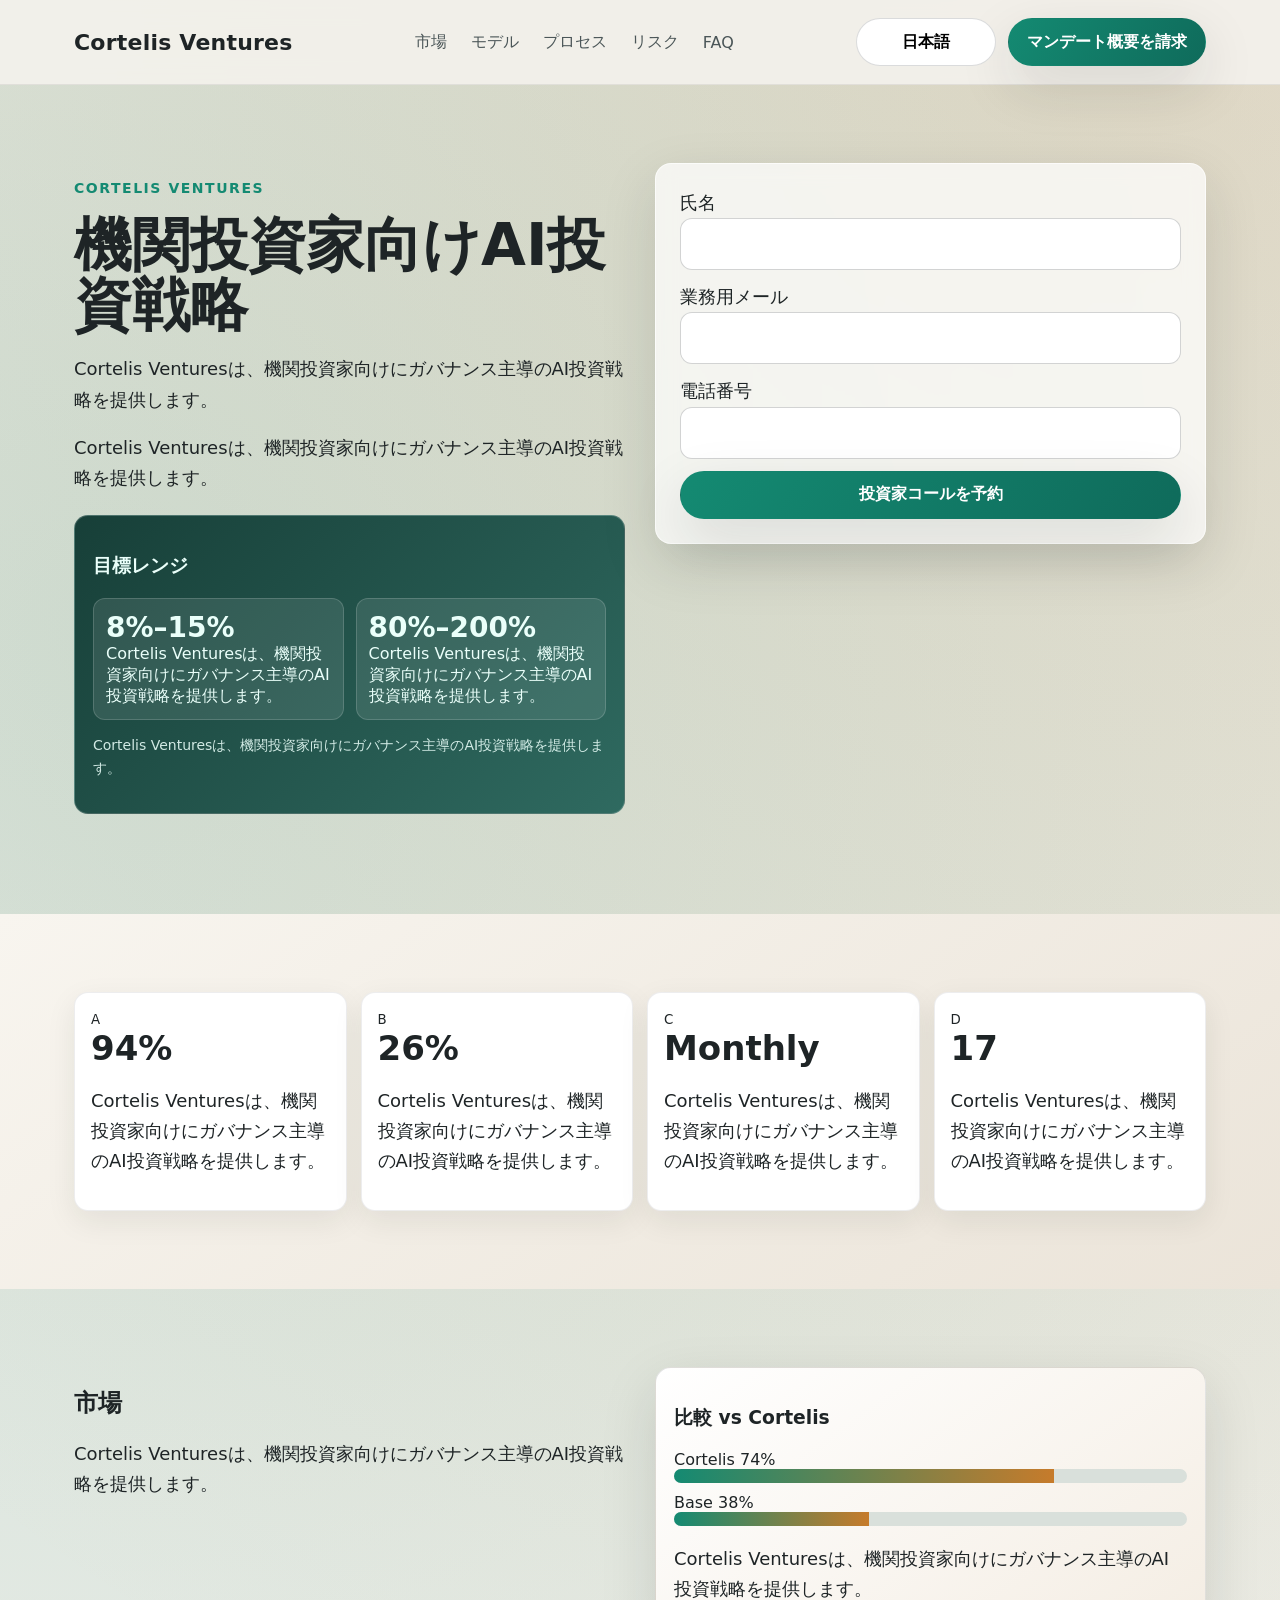
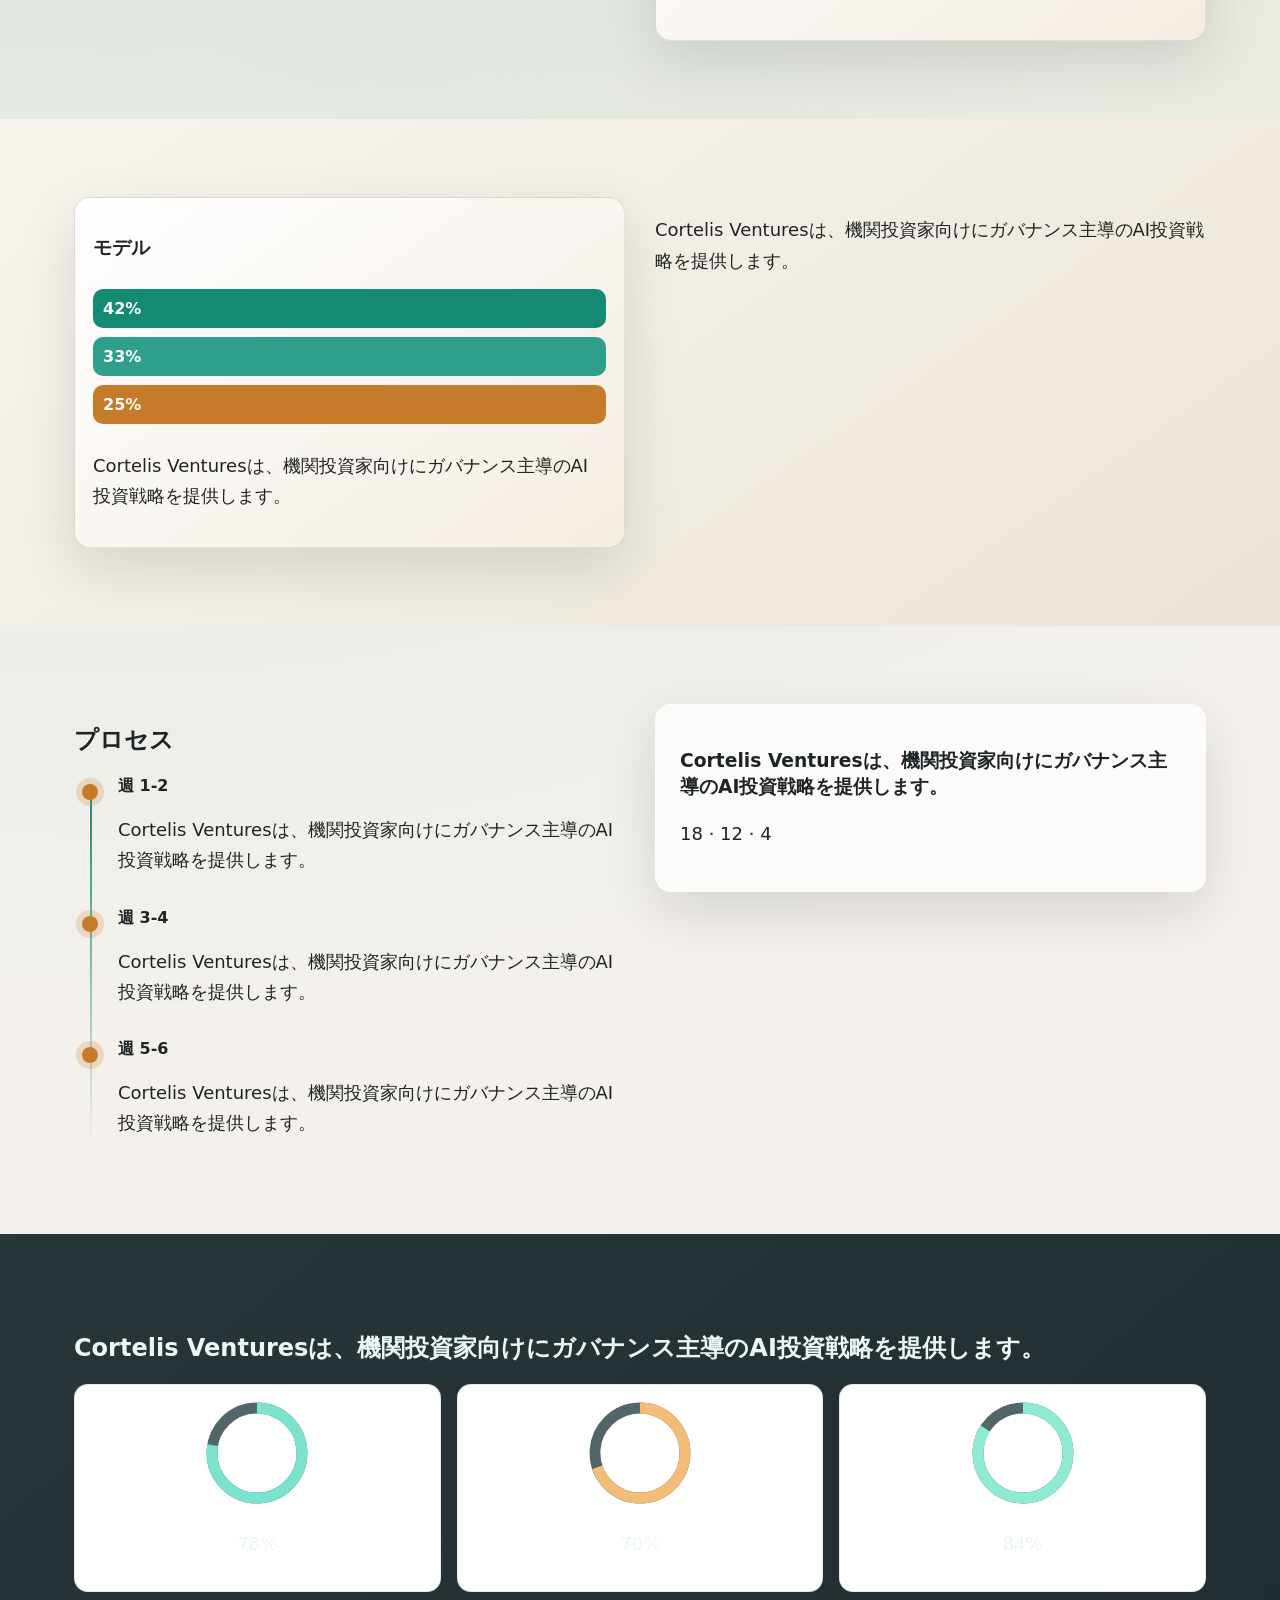
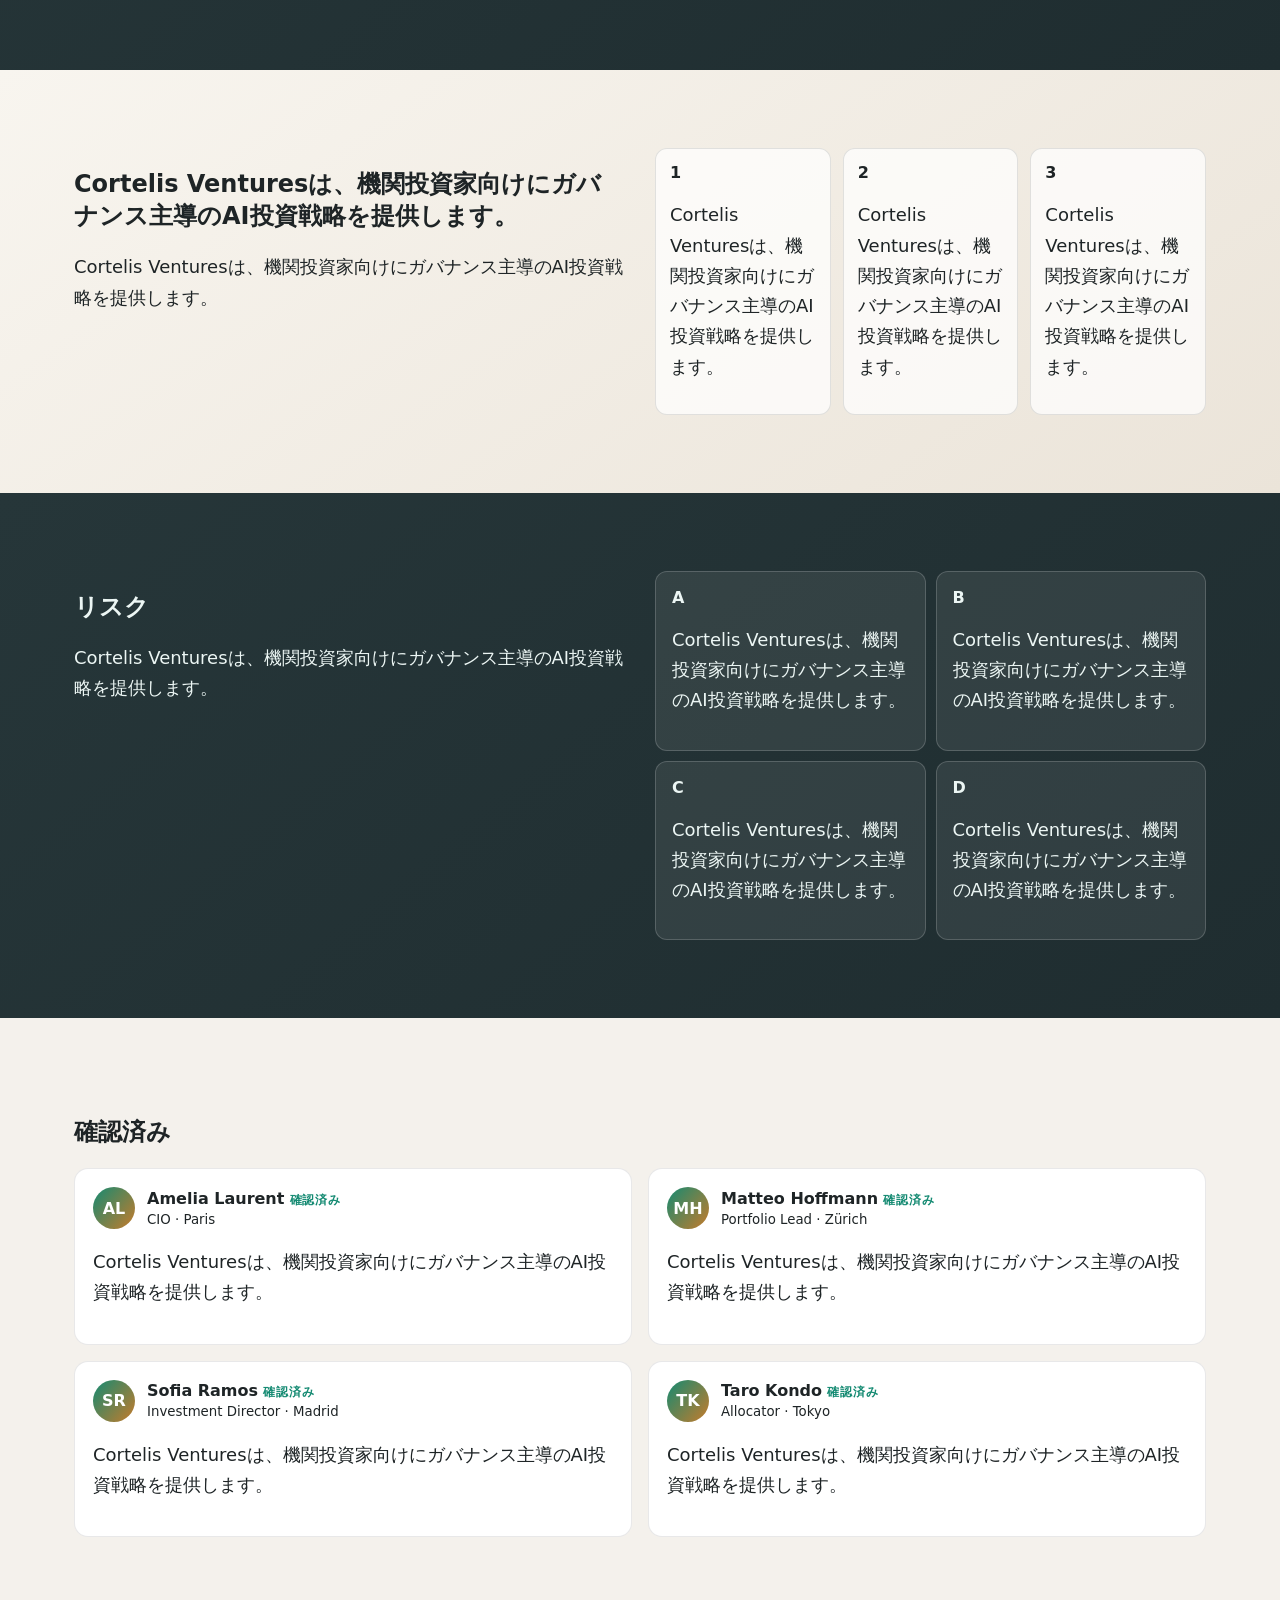
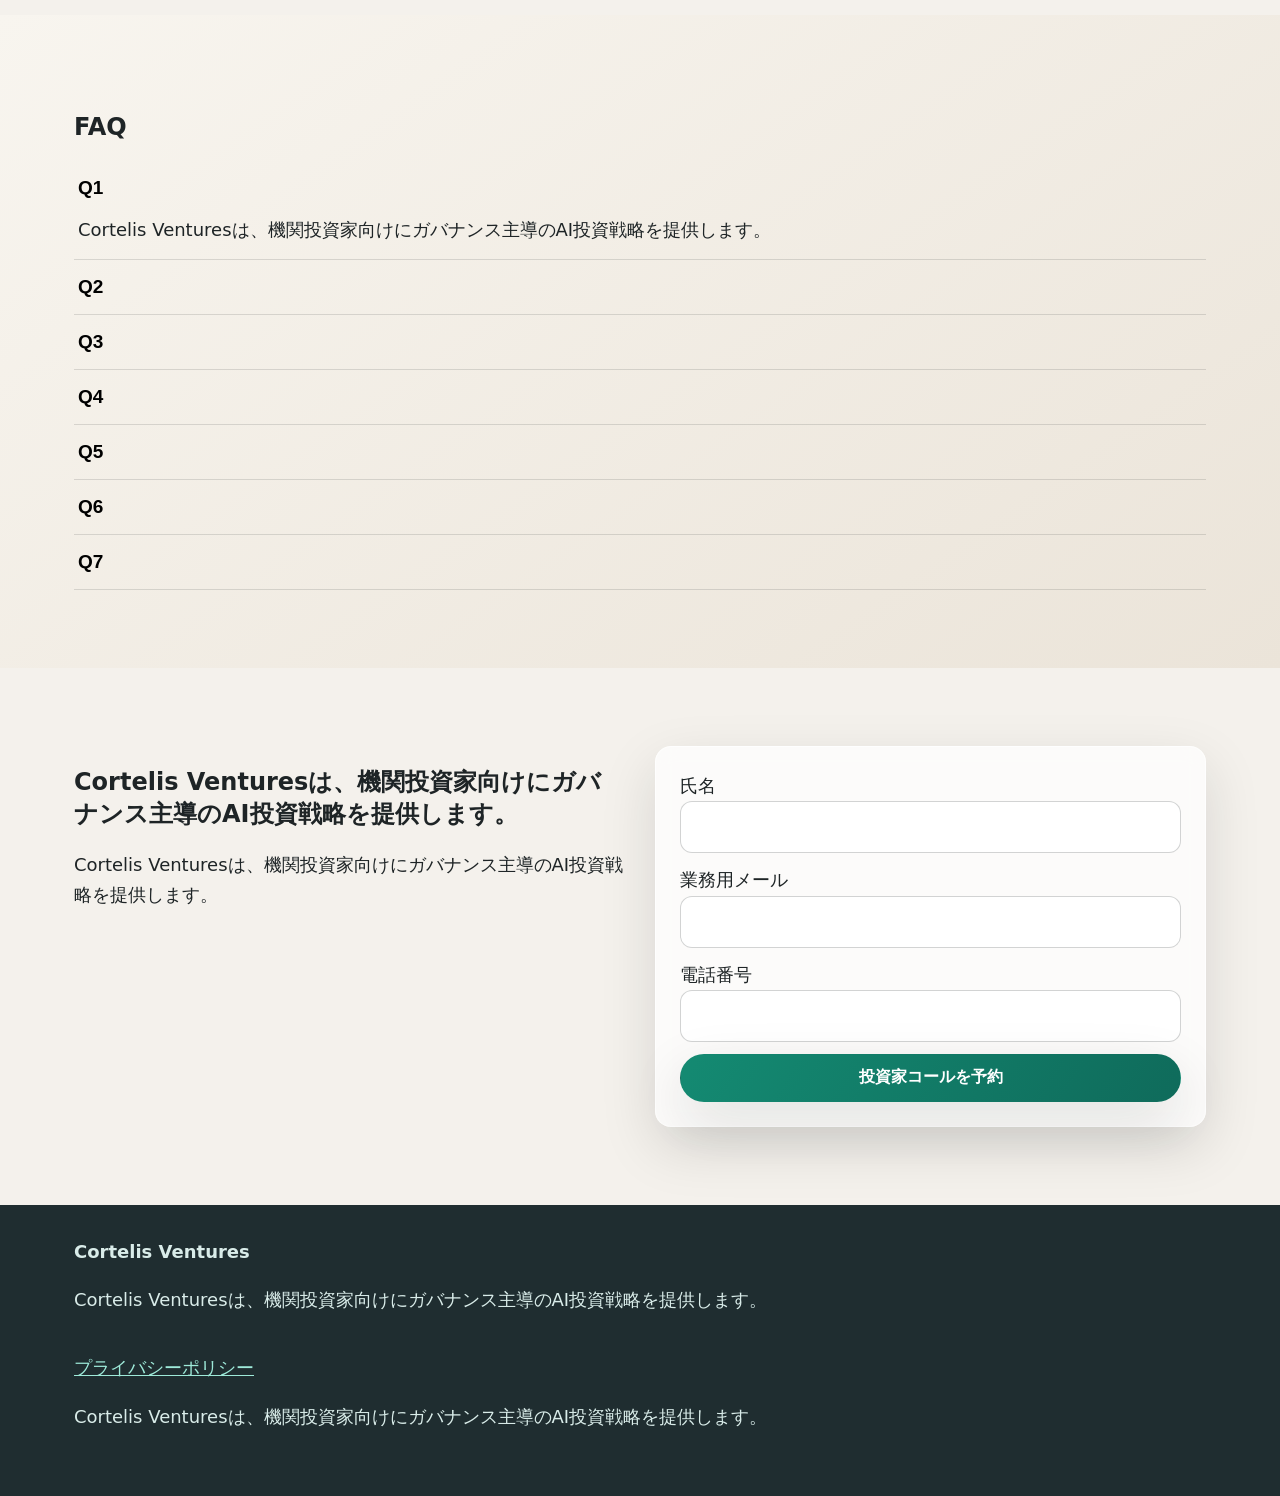
<file: jp/index.html>
<!doctype html>
<html lang="ja-JP"><head><meta charset="utf-8"><meta name="viewport" content="width=device-width,initial-scale=1"><title>機関投資家向けAI投資戦略 | Cortelis Ventures</title><meta name="description" content="Cortelis Venturesは、機関投資家向けにガバナンス主導のAI投資戦略を提供します。"><link rel="canonical" href="https://cortelisventures.com/jp/"><link rel="alternate" hreflang="en" href="https://cortelisventures.com/"><link rel="alternate" hreflang="de" href="https://cortelisventures.com/de/"><link rel="alternate" hreflang="fr" href="https://cortelisventures.com/fr/"><link rel="alternate" hreflang="es" href="https://cortelisventures.com/es/"><link rel="alternate" hreflang="it" href="https://cortelisventures.com/it/"><link rel="alternate" hreflang="tr" href="https://cortelisventures.com/tr/"><link rel="alternate" hreflang="pt" href="https://cortelisventures.com/pt/"><link rel="alternate" hreflang="ja" href="https://cortelisventures.com/jp/"><link rel="alternate" hreflang="sk" href="https://cortelisventures.com/sk/"><link rel="alternate" hreflang="nl-BE" href="https://cortelisventures.com/be/"><meta property="og:title" content="機関投資家向けAI投資戦略"><meta property="og:description" content="Cortelis Venturesは、機関投資家向けにガバナンス主導のAI投資戦略を提供します。"><meta property="og:type" content="website"><meta property="og:url" content="https://cortelisventures.com/jp/"><meta name="twitter:card" content="summary_large_image"><meta name="twitter:title" content="機関投資家向けAI投資戦略"><meta name="twitter:description" content="Cortelis Venturesは、機関投資家向けにガバナンス主導のAI投資戦略を提供します。"><link rel="stylesheet" href="../assets/style.css"><script defer src="../assets/app.js"></script></head><body>
<header class="site-header"><div class="container nav-wrap"><div class="brand">Cortelis Ventures</div><nav class="nav-links"><a href="#s1">市場</a><a href="#s2">モデル</a><a href="#s3">プロセス</a><a href="#s4">リスク</a><a href="#s5">FAQ</a></nav><div class="right-zone"><div class="lang" data-lang><button class="lang-toggle" aria-expanded="false">日本語</button><div class="lang-menu"><a href="../index.html"><svg class="flag" viewBox="0 0 20 14" aria-hidden="true"><rect width="20" height="14" fill="#1f3c88"/><rect y="9" width="20" height="5" fill="#c33" opacity=".35"/></svg>English</a><a href="../de/index.html"><svg class="flag" viewBox="0 0 20 14" aria-hidden="true"><rect width="20" height="14" fill="#111"/><rect y="9" width="20" height="5" fill="#c33" opacity=".35"/></svg>Deutsch</a><a href="../fr/index.html"><svg class="flag" viewBox="0 0 20 14" aria-hidden="true"><rect width="20" height="14" fill="#002654"/><rect y="9" width="20" height="5" fill="#c33" opacity=".35"/></svg>Français</a><a href="../es/index.html"><svg class="flag" viewBox="0 0 20 14" aria-hidden="true"><rect width="20" height="14" fill="#aa151b"/><rect y="9" width="20" height="5" fill="#c33" opacity=".35"/></svg>Español</a><a href="../it/index.html"><svg class="flag" viewBox="0 0 20 14" aria-hidden="true"><rect width="20" height="14" fill="#009246"/><rect y="9" width="20" height="5" fill="#c33" opacity=".35"/></svg>Italiano</a><a href="../tr/index.html"><svg class="flag" viewBox="0 0 20 14" aria-hidden="true"><rect width="20" height="14" fill="#e30a17"/><rect y="9" width="20" height="5" fill="#c33" opacity=".35"/></svg>Türkçe</a><a href="../pt/index.html"><svg class="flag" viewBox="0 0 20 14" aria-hidden="true"><rect width="20" height="14" fill="#006847"/><rect y="9" width="20" height="5" fill="#c33" opacity=".35"/></svg>Português</a><a href="../jp/index.html"><svg class="flag" viewBox="0 0 20 14" aria-hidden="true"><rect width="20" height="14" fill="#fff"/><rect y="9" width="20" height="5" fill="#c33" opacity=".35"/></svg>日本語</a><a href="../sk/index.html"><svg class="flag" viewBox="0 0 20 14" aria-hidden="true"><rect width="20" height="14" fill="#0b4ea2"/><rect y="9" width="20" height="5" fill="#c33" opacity=".35"/></svg>Slovenčina</a><a href="../be/index.html"><svg class="flag" viewBox="0 0 20 14" aria-hidden="true"><rect width="20" height="14" fill="#111"/><rect y="9" width="20" height="5" fill="#c33" opacity=".35"/></svg>Belgium</a></div></div><a class="btn btn-primary desktop-cta" href="#lead2">マンデート概要を請求</a><button class="drawer-toggle" id="drawerOpen" aria-label="メニュー">☰</button></div></div></header>
<div id="mobileDrawer" class="mobile-drawer"><div class="drawer-panel"><div class="drawer-head"><strong>メニュー</strong><button id="drawerClose" class="icon-btn" aria-label="閉じる">×</button></div><nav class="drawer-nav"><a href="#s1">市場</a><a href="#s2">モデル</a><a href="#s3">プロセス</a><a href="#s4">リスク</a><a href="#s5">FAQ</a></nav><div class="lang" data-lang><button class="lang-toggle" aria-expanded="false">日本語</button><div class="lang-menu"><a href="../index.html"><svg class="flag" viewBox="0 0 20 14" aria-hidden="true"><rect width="20" height="14" fill="#1f3c88"/><rect y="9" width="20" height="5" fill="#c33" opacity=".35"/></svg>English</a><a href="../de/index.html"><svg class="flag" viewBox="0 0 20 14" aria-hidden="true"><rect width="20" height="14" fill="#111"/><rect y="9" width="20" height="5" fill="#c33" opacity=".35"/></svg>Deutsch</a><a href="../fr/index.html"><svg class="flag" viewBox="0 0 20 14" aria-hidden="true"><rect width="20" height="14" fill="#002654"/><rect y="9" width="20" height="5" fill="#c33" opacity=".35"/></svg>Français</a><a href="../es/index.html"><svg class="flag" viewBox="0 0 20 14" aria-hidden="true"><rect width="20" height="14" fill="#aa151b"/><rect y="9" width="20" height="5" fill="#c33" opacity=".35"/></svg>Español</a><a href="../it/index.html"><svg class="flag" viewBox="0 0 20 14" aria-hidden="true"><rect width="20" height="14" fill="#009246"/><rect y="9" width="20" height="5" fill="#c33" opacity=".35"/></svg>Italiano</a><a href="../tr/index.html"><svg class="flag" viewBox="0 0 20 14" aria-hidden="true"><rect width="20" height="14" fill="#e30a17"/><rect y="9" width="20" height="5" fill="#c33" opacity=".35"/></svg>Türkçe</a><a href="../pt/index.html"><svg class="flag" viewBox="0 0 20 14" aria-hidden="true"><rect width="20" height="14" fill="#006847"/><rect y="9" width="20" height="5" fill="#c33" opacity=".35"/></svg>Português</a><a href="../jp/index.html"><svg class="flag" viewBox="0 0 20 14" aria-hidden="true"><rect width="20" height="14" fill="#fff"/><rect y="9" width="20" height="5" fill="#c33" opacity=".35"/></svg>日本語</a><a href="../sk/index.html"><svg class="flag" viewBox="0 0 20 14" aria-hidden="true"><rect width="20" height="14" fill="#0b4ea2"/><rect y="9" width="20" height="5" fill="#c33" opacity=".35"/></svg>Slovenčina</a><a href="../be/index.html"><svg class="flag" viewBox="0 0 20 14" aria-hidden="true"><rect width="20" height="14" fill="#111"/><rect y="9" width="20" height="5" fill="#c33" opacity=".35"/></svg>Belgium</a></div></div><p><a class="btn btn-primary" href="#lead2">マンデート概要を請求</a></p></div></div>
<main>
<section class="section hero"><div class="container hero-grid"><div class="reveal"><p class="eyebrow">Cortelis Ventures</p><h1>機関投資家向けAI投資戦略</h1><p>Cortelis Venturesは、機関投資家向けにガバナンス主導のAI投資戦略を提供します。</p><p>Cortelis Venturesは、機関投資家向けにガバナンス主導のAI投資戦略を提供します。</p><div class="corridor"><h3>目標レンジ</h3><div class="corridor-grid"><div class="metricbox"><strong>8%–15%</strong><span>Cortelis Venturesは、機関投資家向けにガバナンス主導のAI投資戦略を提供します。</span></div><div class="metricbox"><strong>80%–200%</strong><span>Cortelis Venturesは、機関投資家向けにガバナンス主導のAI投資戦略を提供します。</span></div></div><p class="micro">Cortelis Venturesは、機関投資家向けにガバナンス主導のAI投資戦略を提供します。</p></div></div><div class="glass reveal"><form class="lead-form"><label>氏名<input type="text"></label><label>業務用メール<input type="email"></label><label>電話番号<input type="tel"></label><button class="btn btn-primary">投資家コールを予約</button></form></div></div></section>
<section class="section section-alt"><div class="container kpi-strip reveal"><article class="kpi"><small>A</small><b>94%</b><p>Cortelis Venturesは、機関投資家向けにガバナンス主導のAI投資戦略を提供します。</p></article><article class="kpi"><small>B</small><b>26%</b><p>Cortelis Venturesは、機関投資家向けにガバナンス主導のAI投資戦略を提供します。</p></article><article class="kpi"><small>C</small><b>Monthly</b><p>Cortelis Venturesは、機関投資家向けにガバナンス主導のAI投資戦略を提供します。</p></article><article class="kpi"><small>D</small><b>17</b><p>Cortelis Venturesは、機関投資家向けにガバナンス主導のAI投資戦略を提供します。</p></article></div></section>
<section id="s1" class="section"><div class="container split"><div class="reveal"><h2>市場</h2><p>Cortelis Venturesは、機関投資家向けにガバナンス主導のAI投資戦略を提供します。</p></div><div class="visual-card bars reveal"><h3>比較 vs Cortelis</h3><div class="row">Cortelis 74%<div class="bar-track"><div class="bar-fill" style="width:74%"></div></div></div><div class="row">Base 38%<div class="bar-track"><div class="bar-fill" style="width:38%"></div></div></div><p>Cortelis Venturesは、機関投資家向けにガバナンス主導のAI投資戦略を提供します。</p></div></div></section>
<section id="s2" class="section section-alt"><div class="container split"><div class="visual-card alloc reveal"><h3>モデル</h3><span style="background:#148a72">42%</span><span style="background:#2f9e8a">33%</span><span style="background:#c67b2b">25%</span><p>Cortelis Venturesは、機関投資家向けにガバナンス主導のAI投資戦略を提供します。</p></div><div class="reveal"><p>Cortelis Venturesは、機関投資家向けにガバナンス主導のAI投資戦略を提供します。</p></div></div></section>
<section id="s3" class="section"><div class="container split"><div class="reveal"><h2>プロセス</h2><div class="timeline"><div class="step"><strong>週 1-2</strong><p>Cortelis Venturesは、機関投資家向けにガバナンス主導のAI投資戦略を提供します。</p></div><div class="step"><strong>週 3-4</strong><p>Cortelis Venturesは、機関投資家向けにガバナンス主導のAI投資戦略を提供します。</p></div><div class="step"><strong>週 5-6</strong><p>Cortelis Venturesは、機関投資家向けにガバナンス主導のAI投資戦略を提供します。</p></div></div></div><div class="glass reveal"><h3>Cortelis Venturesは、機関投資家向けにガバナンス主導のAI投資戦略を提供します。</h3><p>18 · 12 · 4</p></div></div></section>
<section class="section section-dark"><div class="container"><h2>Cortelis Venturesは、機関投資家向けにガバナンス主導のAI投資戦略を提供します。</h2><div class="rings reveal"><div class="ring"><svg viewBox="0 0 120 120"><circle cx="60" cy="60" r="50" fill="none" stroke="#526669" stroke-width="12"/><circle cx="60" cy="60" r="50" fill="none" stroke="#7be2cd" stroke-width="12" stroke-dasharray="314" stroke-dashoffset="70"/></svg><p>78%</p></div><div class="ring"><svg viewBox="0 0 120 120"><circle cx="60" cy="60" r="50" fill="none" stroke="#526669" stroke-width="12"/><circle cx="60" cy="60" r="50" fill="none" stroke="#f3bd78" stroke-width="12" stroke-dasharray="314" stroke-dashoffset="95"/></svg><p>70%</p></div><div class="ring"><svg viewBox="0 0 120 120"><circle cx="60" cy="60" r="50" fill="none" stroke="#526669" stroke-width="12"/><circle cx="60" cy="60" r="50" fill="none" stroke="#8eead2" stroke-width="12" stroke-dasharray="314" stroke-dashoffset="50"/></svg><p>84%</p></div></div></div></section>
<section class="section section-alt"><div class="container split"><div class="reveal"><h2>Cortelis Venturesは、機関投資家向けにガバナンス主導のAI投資戦略を提供します。</h2><p>Cortelis Venturesは、機関投資家向けにガバナンス主導のAI投資戦略を提供します。</p></div><div class="arch reveal"><div class="node"><strong>1</strong><p>Cortelis Venturesは、機関投資家向けにガバナンス主導のAI投資戦略を提供します。</p></div><div class="node"><strong>2</strong><p>Cortelis Venturesは、機関投資家向けにガバナンス主導のAI投資戦略を提供します。</p></div><div class="node"><strong>3</strong><p>Cortelis Venturesは、機関投資家向けにガバナンス主導のAI投資戦略を提供します。</p></div></div></div></section>
<section id="s4" class="section section-dark"><div class="container split"><div class="reveal"><h2>リスク</h2><p>Cortelis Venturesは、機関投資家向けにガバナンス主導のAI投資戦略を提供します。</p></div><div class="matrix reveal"><div class="quad"><strong>A</strong><p>Cortelis Venturesは、機関投資家向けにガバナンス主導のAI投資戦略を提供します。</p></div><div class="quad"><strong>B</strong><p>Cortelis Venturesは、機関投資家向けにガバナンス主導のAI投資戦略を提供します。</p></div><div class="quad"><strong>C</strong><p>Cortelis Venturesは、機関投資家向けにガバナンス主導のAI投資戦略を提供します。</p></div><div class="quad"><strong>D</strong><p>Cortelis Venturesは、機関投資家向けにガバナンス主導のAI投資戦略を提供します。</p></div></div></div></section>
<section class="section"><div class="container"><h2>確認済み</h2><div class="reviews reveal"><article class="review"><div class="person"><div class="avatar">AL</div><div><strong>Amelia Laurent</strong> <span class="verify">確認済み</span><br><small>CIO · Paris</small></div></div><p>Cortelis Venturesは、機関投資家向けにガバナンス主導のAI投資戦略を提供します。</p></article><article class="review"><div class="person"><div class="avatar">MH</div><div><strong>Matteo Hoffmann</strong> <span class="verify">確認済み</span><br><small>Portfolio Lead · Zürich</small></div></div><p>Cortelis Venturesは、機関投資家向けにガバナンス主導のAI投資戦略を提供します。</p></article><article class="review"><div class="person"><div class="avatar">SR</div><div><strong>Sofia Ramos</strong> <span class="verify">確認済み</span><br><small>Investment Director · Madrid</small></div></div><p>Cortelis Venturesは、機関投資家向けにガバナンス主導のAI投資戦略を提供します。</p></article><article class="review"><div class="person"><div class="avatar">TK</div><div><strong>Taro Kondo</strong> <span class="verify">確認済み</span><br><small>Allocator · Tokyo</small></div></div><p>Cortelis Venturesは、機関投資家向けにガバナンス主導のAI投資戦略を提供します。</p></article></div></div></section>
<section id="s5" class="section section-alt"><div class="container"><h2>FAQ</h2><div><article class="faq-item open"><button class="faq-q">Q1</button><div class="faq-answer">Cortelis Venturesは、機関投資家向けにガバナンス主導のAI投資戦略を提供します。</div></article><article class="faq-item "><button class="faq-q">Q2</button><div class="faq-answer">Cortelis Venturesは、機関投資家向けにガバナンス主導のAI投資戦略を提供します。</div></article><article class="faq-item "><button class="faq-q">Q3</button><div class="faq-answer">Cortelis Venturesは、機関投資家向けにガバナンス主導のAI投資戦略を提供します。</div></article><article class="faq-item "><button class="faq-q">Q4</button><div class="faq-answer">Cortelis Venturesは、機関投資家向けにガバナンス主導のAI投資戦略を提供します。</div></article><article class="faq-item "><button class="faq-q">Q5</button><div class="faq-answer">Cortelis Venturesは、機関投資家向けにガバナンス主導のAI投資戦略を提供します。</div></article><article class="faq-item "><button class="faq-q">Q6</button><div class="faq-answer">Cortelis Venturesは、機関投資家向けにガバナンス主導のAI投資戦略を提供します。</div></article><article class="faq-item "><button class="faq-q">Q7</button><div class="faq-answer">Cortelis Venturesは、機関投資家向けにガバナンス主導のAI投資戦略を提供します。</div></article></div></div></section>
<section class="section"><div class="container split"><div class="reveal"><h2>Cortelis Venturesは、機関投資家向けにガバナンス主導のAI投資戦略を提供します。</h2><p>Cortelis Venturesは、機関投資家向けにガバナンス主導のAI投資戦略を提供します。</p></div><div class="glass reveal" id="lead2"><form class="lead-form"><label>氏名<input type="text"></label><label>業務用メール<input type="email"></label><label>電話番号<input type="tel"></label><button class="btn btn-primary">投資家コールを予約</button></form></div></div></section>
</main><footer><div class="container footer-row"><div><strong>Cortelis Ventures</strong><p>Cortelis Venturesは、機関投資家向けにガバナンス主導のAI投資戦略を提供します。</p></div><div><a href="#" class="linklike" data-open-privacy>プライバシーポリシー</a><p>Cortelis Venturesは、機関投資家向けにガバナンス主導のAI投資戦略を提供します。</p></div></div></footer>
<div id="privacyModal" class="modal-backdrop" role="dialog" aria-modal="true"><div class="modal"><div class="modal-head"><h3>プライバシーポリシー</h3><button class="icon-btn" data-close-privacy aria-label="閉じる">×</button></div><div class="modal-body"><h4>Cortelis Venturesは、機関投資家向けにガバナンス主導のAI投資戦略を提供します。</h4><p>Cortelis Venturesは、機関投資家向けにガバナンス主導のAI投資戦略を提供します。</p><h4>Cortelis Venturesは、機関投資家向けにガバナンス主導のAI投資戦略を提供します。</h4><p>Cortelis Venturesは、機関投資家向けにガバナンス主導のAI投資戦略を提供します。</p><h4>Cortelis Venturesは、機関投資家向けにガバナンス主導のAI投資戦略を提供します。</h4><p>Cortelis Venturesは、機関投資家向けにガバナンス主導のAI投資戦略を提供します。</p><h4>Cortelis Venturesは、機関投資家向けにガバナンス主導のAI投資戦略を提供します。</h4><p>Cortelis Venturesは、機関投資家向けにガバナンス主導のAI投資戦略を提供します。</p><h4>Cortelis Venturesは、機関投資家向けにガバナンス主導のAI投資戦略を提供します。</h4><p>Cortelis Venturesは、機関投資家向けにガバナンス主導のAI投資戦略を提供します。</p><h4>Cortelis Venturesは、機関投資家向けにガバナンス主導のAI投資戦略を提供します。</h4><p>Cortelis Venturesは、機関投資家向けにガバナンス主導のAI投資戦略を提供します。</p><h4>Cortelis Venturesは、機関投資家向けにガバナンス主導のAI投資戦略を提供します。</h4><p>Cortelis Venturesは、機関投資家向けにガバナンス主導のAI投資戦略を提供します。</p><h4>Cortelis Venturesは、機関投資家向けにガバナンス主導のAI投資戦略を提供します。</h4><p>Cortelis Venturesは、機関投資家向けにガバナンス主導のAI投資戦略を提供します。</p><h4>Cortelis Venturesは、機関投資家向けにガバナンス主導のAI投資戦略を提供します。</h4><p>Cortelis Venturesは、機関投資家向けにガバナンス主導のAI投資戦略を提供します。</p><h4>Cortelis Venturesは、機関投資家向けにガバナンス主導のAI投資戦略を提供します。</h4><p>Cortelis Venturesは、機関投資家向けにガバナンス主導のAI投資戦略を提供します。</p><h4>Contact</h4><p>privacy@cortelisventures.com</p></div><div class="modal-foot"><button class="btn" data-close-privacy>閉じる</button></div></div></div>
<script type="application/ld+json">{"@context": "https://schema.org", "@type": "Organization", "name": "Cortelis Ventures", "url": "https://cortelisventures.com"}</script><script type="application/ld+json">{"@context": "https://schema.org", "@type": "WebSite", "name": "Cortelis Ventures", "url": "https://cortelisventures.com"}</script><script type="application/ld+json">{"@context": "https://schema.org", "@type": "FAQPage", "mainEntity": [{"@type": "Question", "name": "Q1", "acceptedAnswer": {"@type": "Answer", "text": "Cortelis Venturesは、機関投資家向けにガバナンス主導のAI投資戦略を提供します。"}}]}</script><script type="application/ld+json">{"@context": "https://schema.org", "@type": "Review", "author": {"@type": "Person", "name": "Amelia Laurent"}, "reviewBody": "Cortelis Venturesは、機関投資家向けにガバナンス主導のAI投資戦略を提供します。"}</script>
</body></html>
</file>
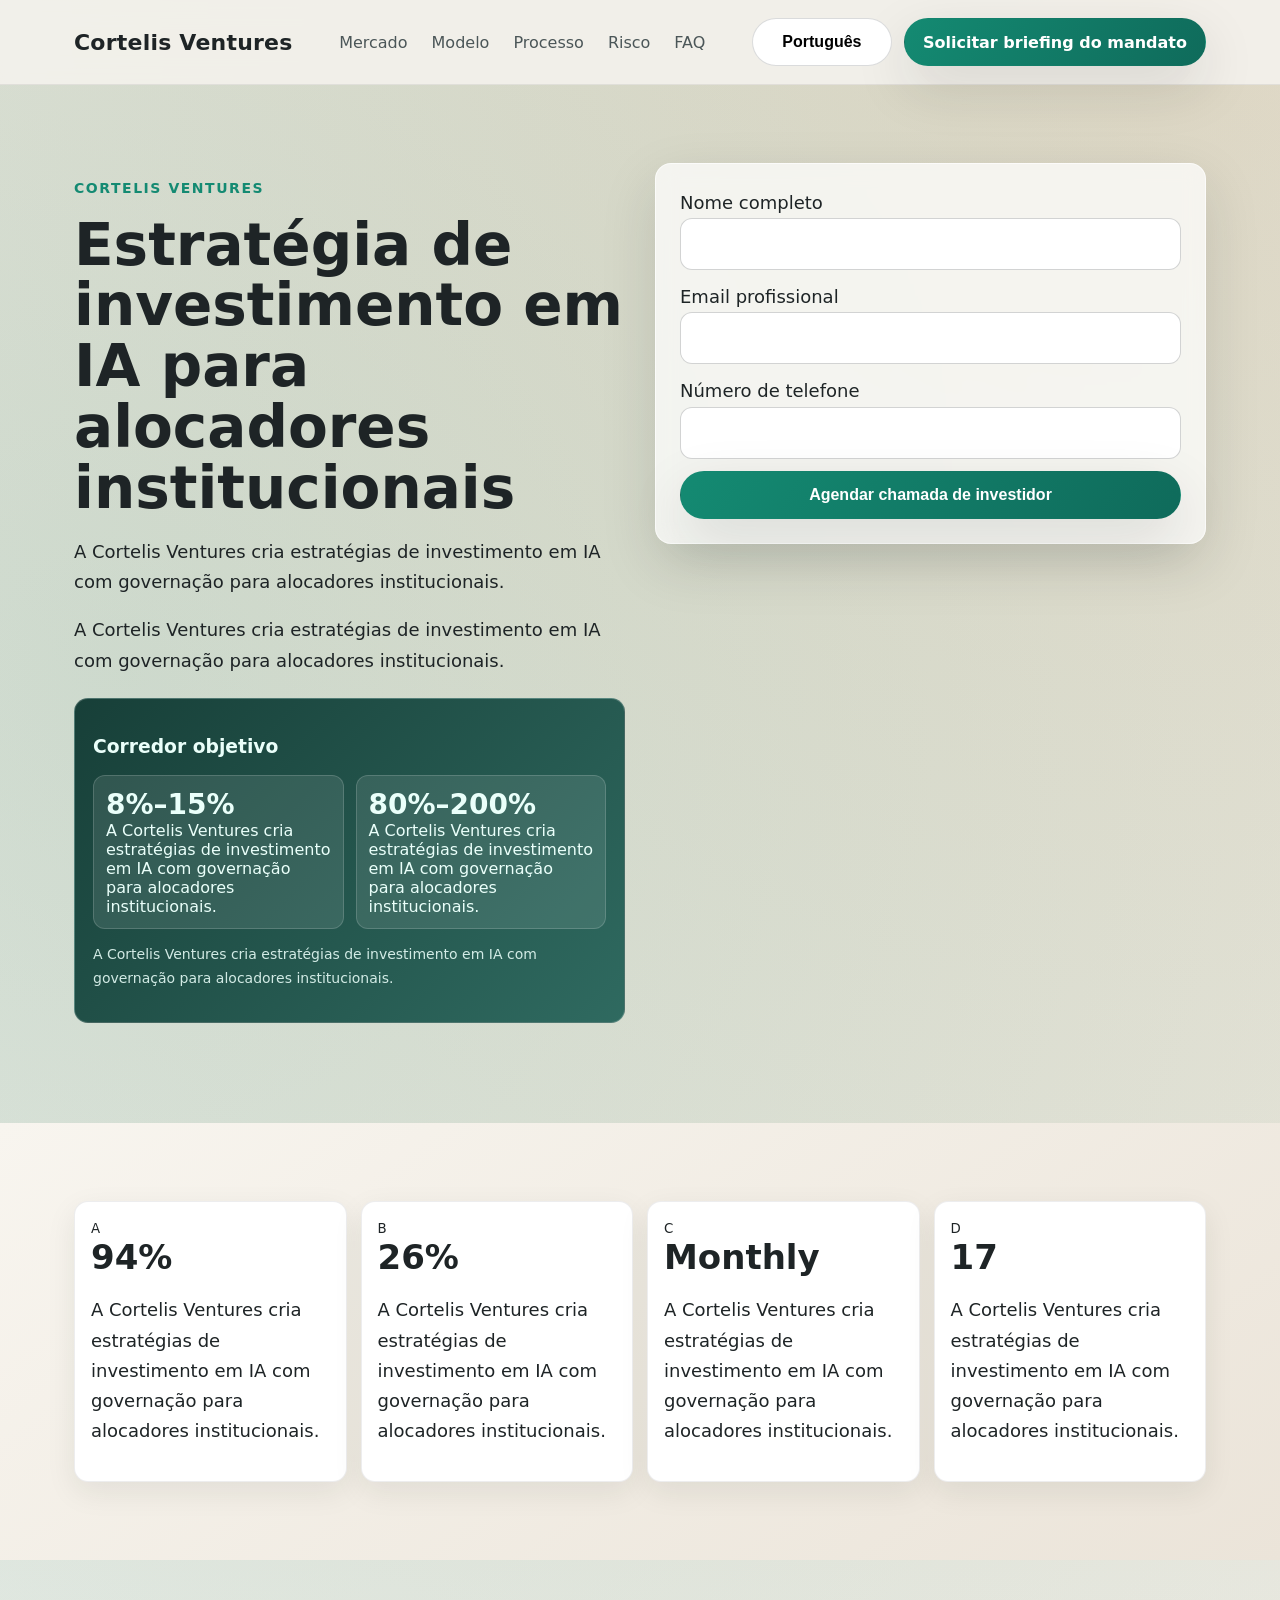
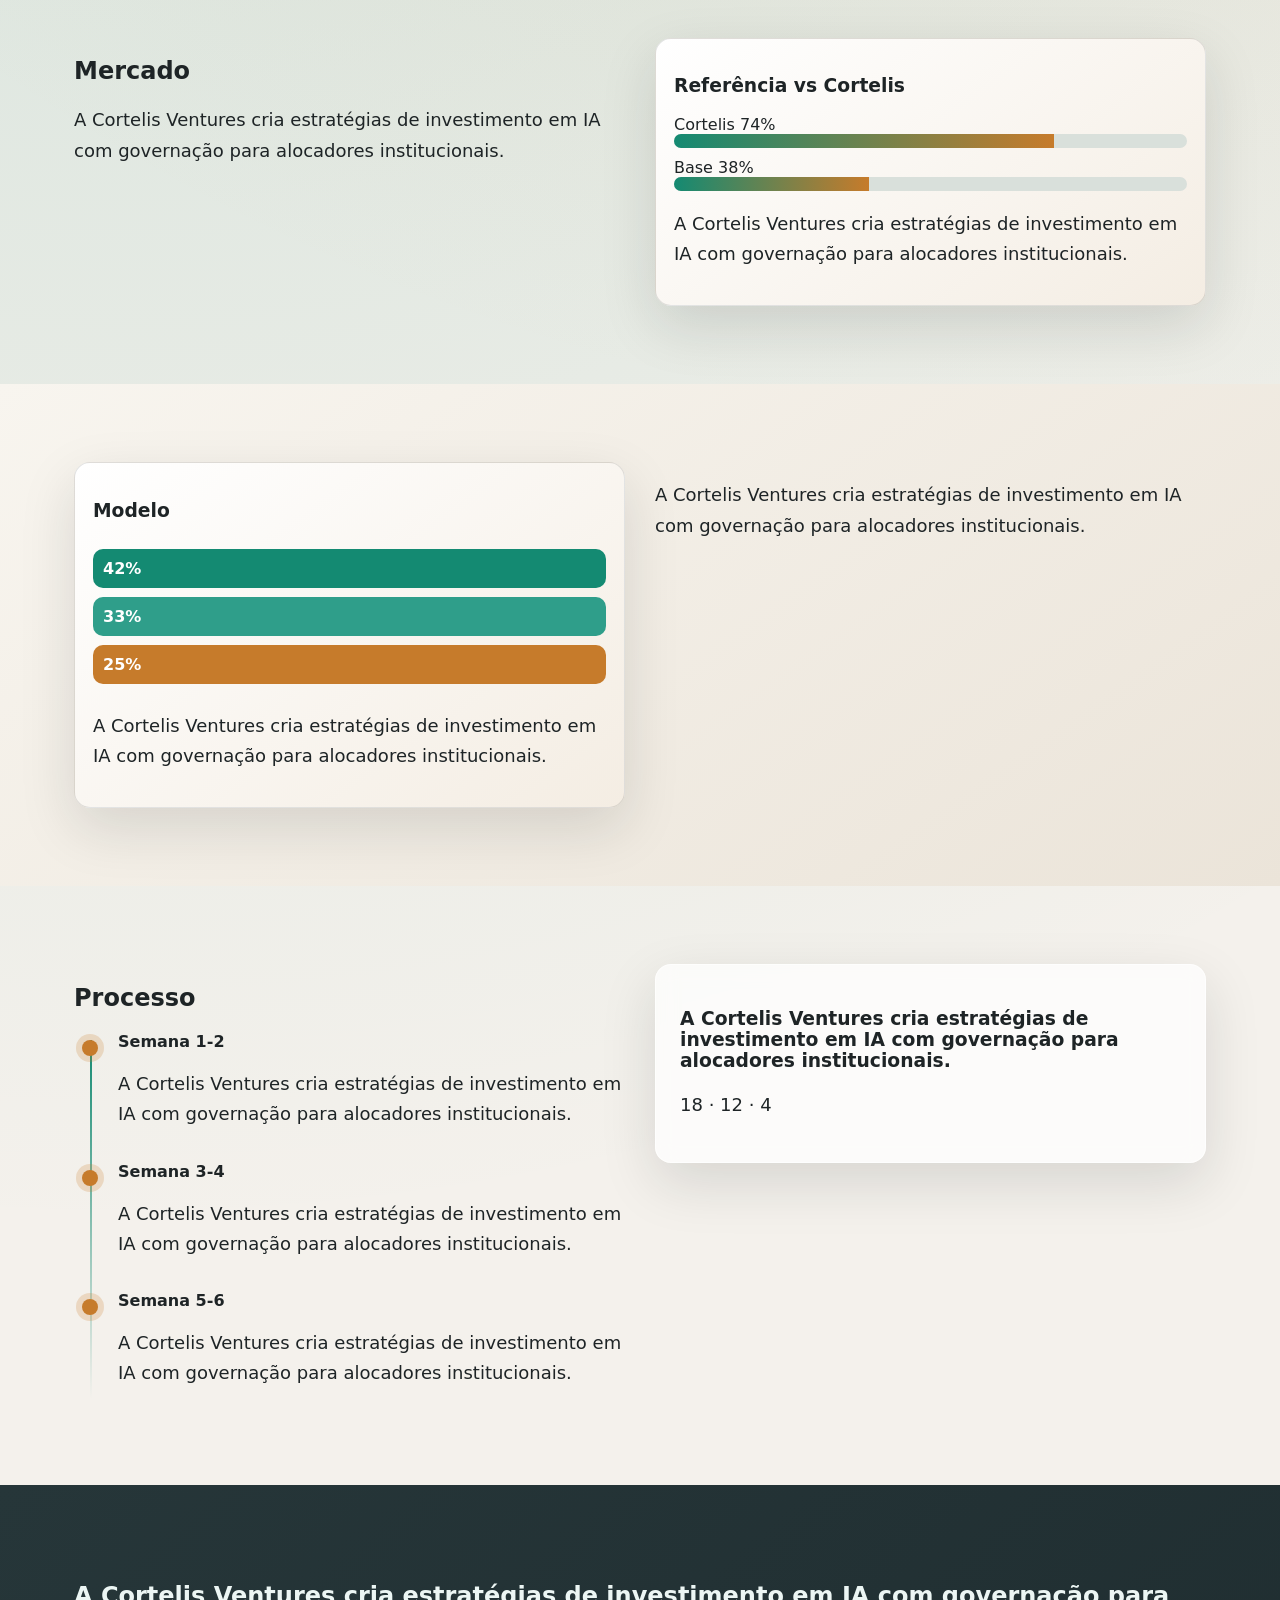
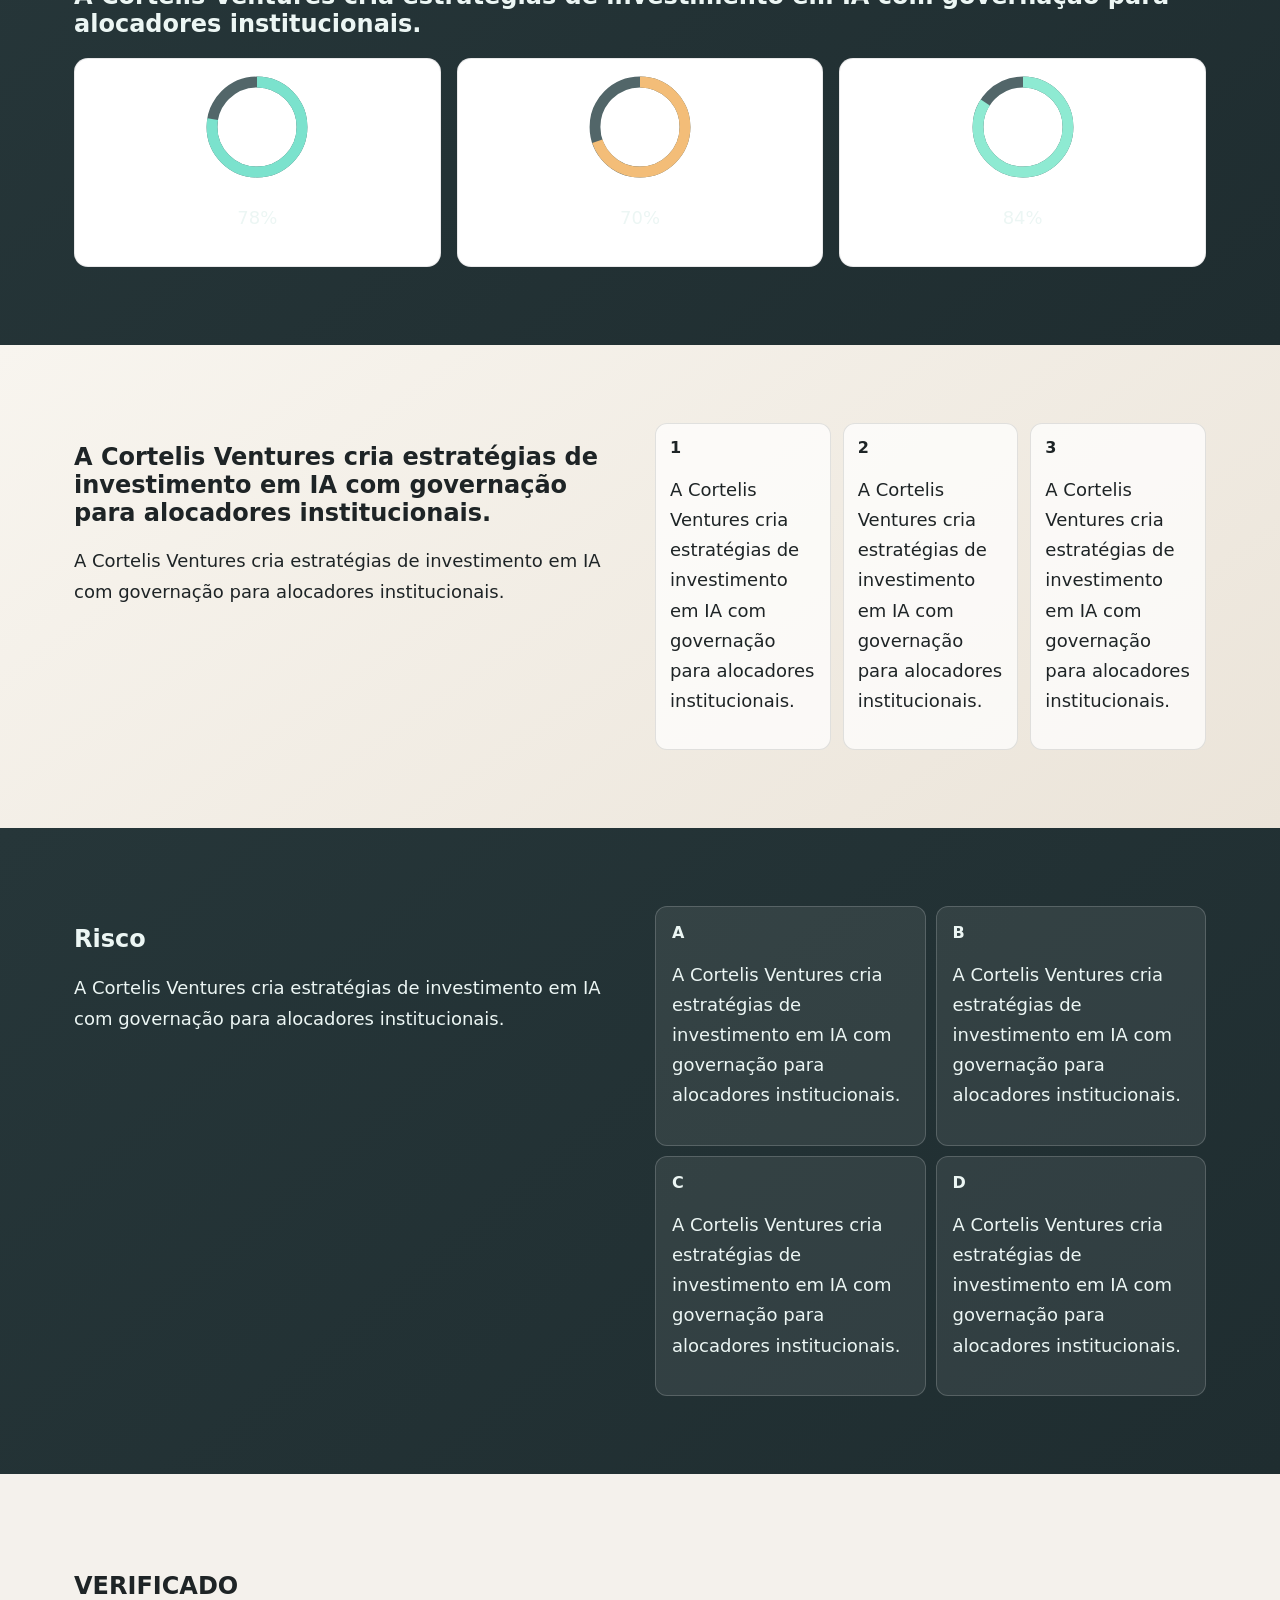
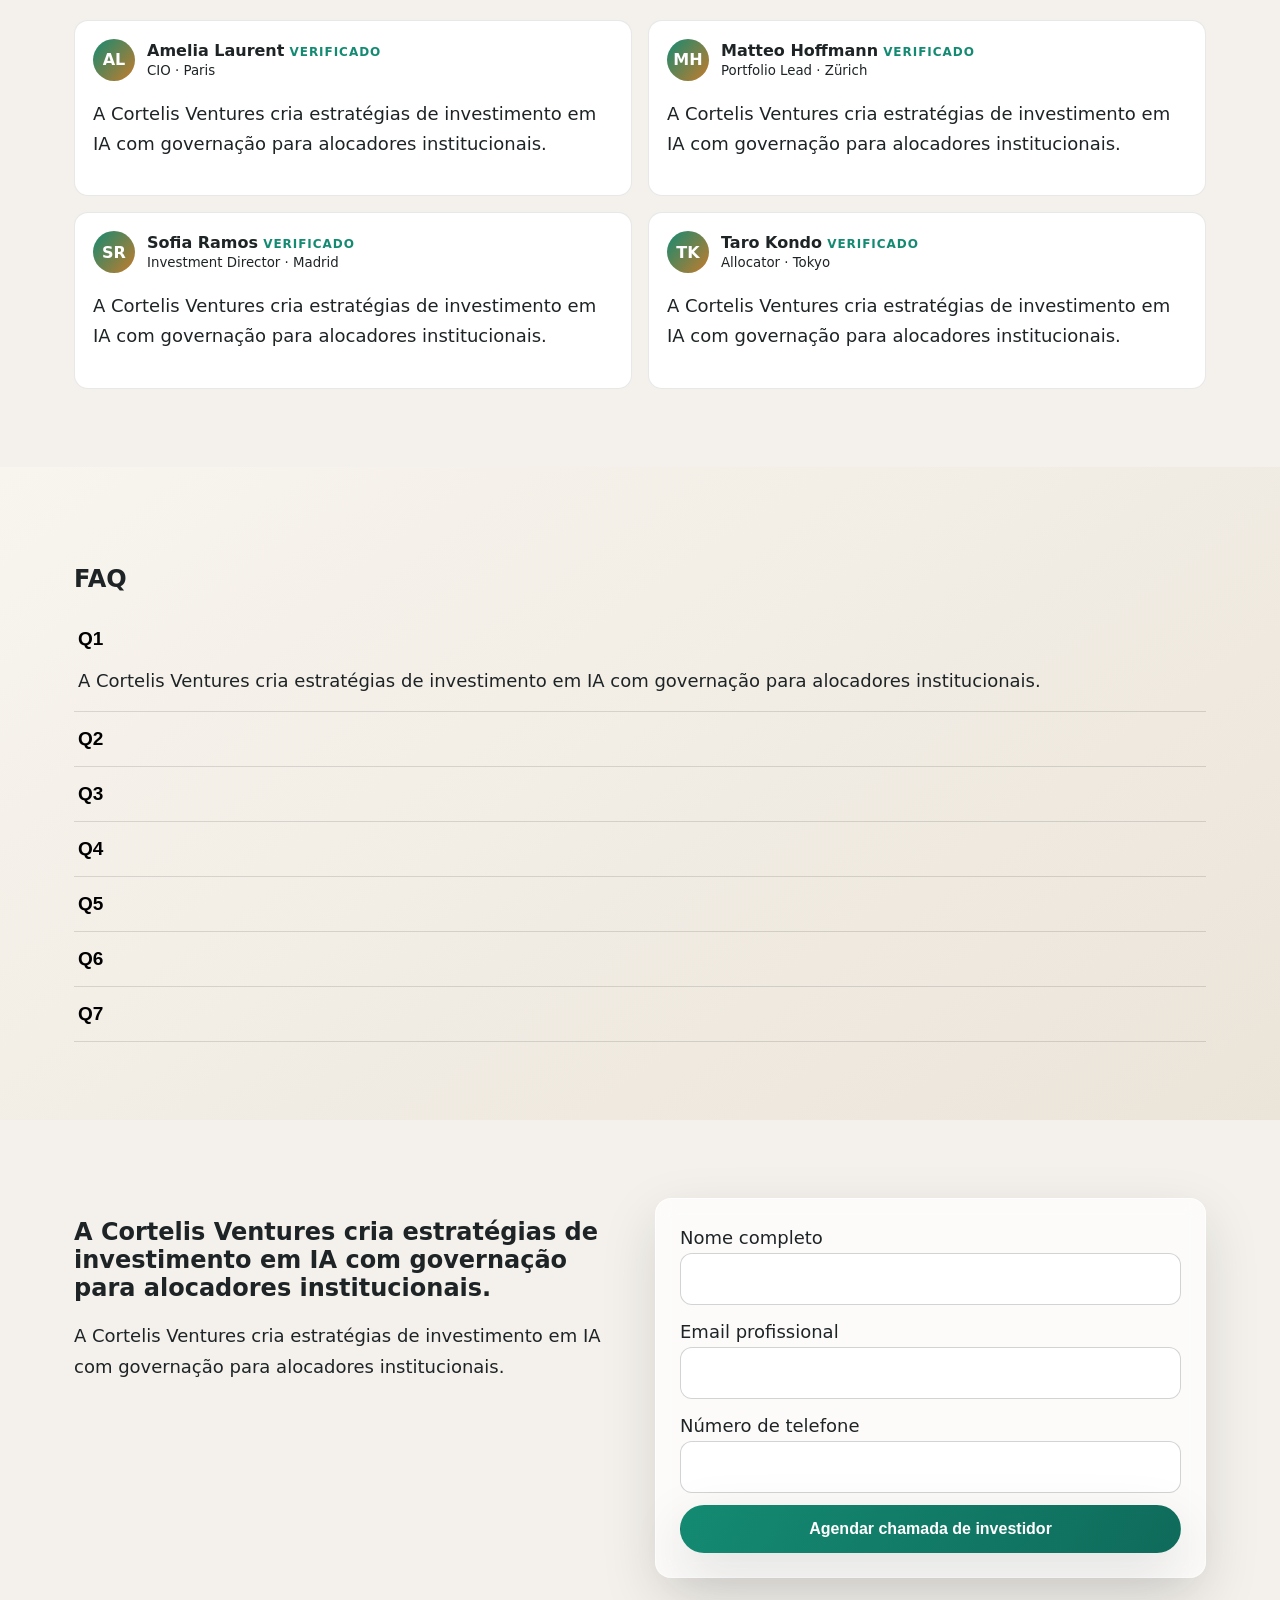
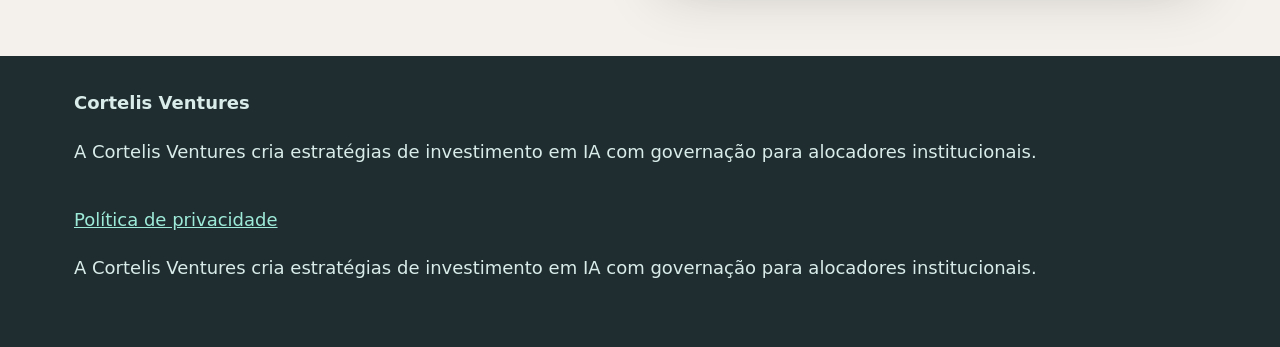
<file: pt/index.html>
<!doctype html>
<html lang="pt-PT"><head><meta charset="utf-8"><meta name="viewport" content="width=device-width,initial-scale=1"><title>Estratégia de investimento em IA para alocadores institucionais | Cortelis Ventures</title><meta name="description" content="A Cortelis Ventures cria estratégias de investimento em IA com governação para alocadores institucionais."><link rel="canonical" href="https://cortelisventures.com/pt/"><link rel="alternate" hreflang="en" href="https://cortelisventures.com/"><link rel="alternate" hreflang="de" href="https://cortelisventures.com/de/"><link rel="alternate" hreflang="fr" href="https://cortelisventures.com/fr/"><link rel="alternate" hreflang="es" href="https://cortelisventures.com/es/"><link rel="alternate" hreflang="it" href="https://cortelisventures.com/it/"><link rel="alternate" hreflang="tr" href="https://cortelisventures.com/tr/"><link rel="alternate" hreflang="pt" href="https://cortelisventures.com/pt/"><link rel="alternate" hreflang="ja" href="https://cortelisventures.com/jp/"><link rel="alternate" hreflang="sk" href="https://cortelisventures.com/sk/"><link rel="alternate" hreflang="nl-BE" href="https://cortelisventures.com/be/"><meta property="og:title" content="Estratégia de investimento em IA para alocadores institucionais"><meta property="og:description" content="A Cortelis Ventures cria estratégias de investimento em IA com governação para alocadores institucionais."><meta property="og:type" content="website"><meta property="og:url" content="https://cortelisventures.com/pt/"><meta name="twitter:card" content="summary_large_image"><meta name="twitter:title" content="Estratégia de investimento em IA para alocadores institucionais"><meta name="twitter:description" content="A Cortelis Ventures cria estratégias de investimento em IA com governação para alocadores institucionais."><link rel="stylesheet" href="../assets/style.css"><script defer src="../assets/app.js"></script></head><body>
<header class="site-header"><div class="container nav-wrap"><div class="brand">Cortelis Ventures</div><nav class="nav-links"><a href="#s1">Mercado</a><a href="#s2">Modelo</a><a href="#s3">Processo</a><a href="#s4">Risco</a><a href="#s5">FAQ</a></nav><div class="right-zone"><div class="lang" data-lang><button class="lang-toggle" aria-expanded="false">Português</button><div class="lang-menu"><a href="../index.html"><svg class="flag" viewBox="0 0 20 14" aria-hidden="true"><rect width="20" height="14" fill="#1f3c88"/><rect y="9" width="20" height="5" fill="#c33" opacity=".35"/></svg>English</a><a href="../de/index.html"><svg class="flag" viewBox="0 0 20 14" aria-hidden="true"><rect width="20" height="14" fill="#111"/><rect y="9" width="20" height="5" fill="#c33" opacity=".35"/></svg>Deutsch</a><a href="../fr/index.html"><svg class="flag" viewBox="0 0 20 14" aria-hidden="true"><rect width="20" height="14" fill="#002654"/><rect y="9" width="20" height="5" fill="#c33" opacity=".35"/></svg>Français</a><a href="../es/index.html"><svg class="flag" viewBox="0 0 20 14" aria-hidden="true"><rect width="20" height="14" fill="#aa151b"/><rect y="9" width="20" height="5" fill="#c33" opacity=".35"/></svg>Español</a><a href="../it/index.html"><svg class="flag" viewBox="0 0 20 14" aria-hidden="true"><rect width="20" height="14" fill="#009246"/><rect y="9" width="20" height="5" fill="#c33" opacity=".35"/></svg>Italiano</a><a href="../tr/index.html"><svg class="flag" viewBox="0 0 20 14" aria-hidden="true"><rect width="20" height="14" fill="#e30a17"/><rect y="9" width="20" height="5" fill="#c33" opacity=".35"/></svg>Türkçe</a><a href="../pt/index.html"><svg class="flag" viewBox="0 0 20 14" aria-hidden="true"><rect width="20" height="14" fill="#006847"/><rect y="9" width="20" height="5" fill="#c33" opacity=".35"/></svg>Português</a><a href="../jp/index.html"><svg class="flag" viewBox="0 0 20 14" aria-hidden="true"><rect width="20" height="14" fill="#fff"/><rect y="9" width="20" height="5" fill="#c33" opacity=".35"/></svg>日本語</a><a href="../sk/index.html"><svg class="flag" viewBox="0 0 20 14" aria-hidden="true"><rect width="20" height="14" fill="#0b4ea2"/><rect y="9" width="20" height="5" fill="#c33" opacity=".35"/></svg>Slovenčina</a><a href="../be/index.html"><svg class="flag" viewBox="0 0 20 14" aria-hidden="true"><rect width="20" height="14" fill="#111"/><rect y="9" width="20" height="5" fill="#c33" opacity=".35"/></svg>Belgium</a></div></div><a class="btn btn-primary desktop-cta" href="#lead2">Solicitar briefing do mandato</a><button class="drawer-toggle" id="drawerOpen" aria-label="Menu">☰</button></div></div></header>
<div id="mobileDrawer" class="mobile-drawer"><div class="drawer-panel"><div class="drawer-head"><strong>Menu</strong><button id="drawerClose" class="icon-btn" aria-label="Fechar">×</button></div><nav class="drawer-nav"><a href="#s1">Mercado</a><a href="#s2">Modelo</a><a href="#s3">Processo</a><a href="#s4">Risco</a><a href="#s5">FAQ</a></nav><div class="lang" data-lang><button class="lang-toggle" aria-expanded="false">Português</button><div class="lang-menu"><a href="../index.html"><svg class="flag" viewBox="0 0 20 14" aria-hidden="true"><rect width="20" height="14" fill="#1f3c88"/><rect y="9" width="20" height="5" fill="#c33" opacity=".35"/></svg>English</a><a href="../de/index.html"><svg class="flag" viewBox="0 0 20 14" aria-hidden="true"><rect width="20" height="14" fill="#111"/><rect y="9" width="20" height="5" fill="#c33" opacity=".35"/></svg>Deutsch</a><a href="../fr/index.html"><svg class="flag" viewBox="0 0 20 14" aria-hidden="true"><rect width="20" height="14" fill="#002654"/><rect y="9" width="20" height="5" fill="#c33" opacity=".35"/></svg>Français</a><a href="../es/index.html"><svg class="flag" viewBox="0 0 20 14" aria-hidden="true"><rect width="20" height="14" fill="#aa151b"/><rect y="9" width="20" height="5" fill="#c33" opacity=".35"/></svg>Español</a><a href="../it/index.html"><svg class="flag" viewBox="0 0 20 14" aria-hidden="true"><rect width="20" height="14" fill="#009246"/><rect y="9" width="20" height="5" fill="#c33" opacity=".35"/></svg>Italiano</a><a href="../tr/index.html"><svg class="flag" viewBox="0 0 20 14" aria-hidden="true"><rect width="20" height="14" fill="#e30a17"/><rect y="9" width="20" height="5" fill="#c33" opacity=".35"/></svg>Türkçe</a><a href="../pt/index.html"><svg class="flag" viewBox="0 0 20 14" aria-hidden="true"><rect width="20" height="14" fill="#006847"/><rect y="9" width="20" height="5" fill="#c33" opacity=".35"/></svg>Português</a><a href="../jp/index.html"><svg class="flag" viewBox="0 0 20 14" aria-hidden="true"><rect width="20" height="14" fill="#fff"/><rect y="9" width="20" height="5" fill="#c33" opacity=".35"/></svg>日本語</a><a href="../sk/index.html"><svg class="flag" viewBox="0 0 20 14" aria-hidden="true"><rect width="20" height="14" fill="#0b4ea2"/><rect y="9" width="20" height="5" fill="#c33" opacity=".35"/></svg>Slovenčina</a><a href="../be/index.html"><svg class="flag" viewBox="0 0 20 14" aria-hidden="true"><rect width="20" height="14" fill="#111"/><rect y="9" width="20" height="5" fill="#c33" opacity=".35"/></svg>Belgium</a></div></div><p><a class="btn btn-primary" href="#lead2">Solicitar briefing do mandato</a></p></div></div>
<main>
<section class="section hero"><div class="container hero-grid"><div class="reveal"><p class="eyebrow">Cortelis Ventures</p><h1>Estratégia de investimento em IA para alocadores institucionais</h1><p>A Cortelis Ventures cria estratégias de investimento em IA com governação para alocadores institucionais.</p><p>A Cortelis Ventures cria estratégias de investimento em IA com governação para alocadores institucionais.</p><div class="corridor"><h3>Corredor objetivo</h3><div class="corridor-grid"><div class="metricbox"><strong>8%–15%</strong><span>A Cortelis Ventures cria estratégias de investimento em IA com governação para alocadores institucionais.</span></div><div class="metricbox"><strong>80%–200%</strong><span>A Cortelis Ventures cria estratégias de investimento em IA com governação para alocadores institucionais.</span></div></div><p class="micro">A Cortelis Ventures cria estratégias de investimento em IA com governação para alocadores institucionais.</p></div></div><div class="glass reveal"><form class="lead-form"><label>Nome completo<input type="text"></label><label>Email profissional<input type="email"></label><label>Número de telefone<input type="tel"></label><button class="btn btn-primary">Agendar chamada de investidor</button></form></div></div></section>
<section class="section section-alt"><div class="container kpi-strip reveal"><article class="kpi"><small>A</small><b>94%</b><p>A Cortelis Ventures cria estratégias de investimento em IA com governação para alocadores institucionais.</p></article><article class="kpi"><small>B</small><b>26%</b><p>A Cortelis Ventures cria estratégias de investimento em IA com governação para alocadores institucionais.</p></article><article class="kpi"><small>C</small><b>Monthly</b><p>A Cortelis Ventures cria estratégias de investimento em IA com governação para alocadores institucionais.</p></article><article class="kpi"><small>D</small><b>17</b><p>A Cortelis Ventures cria estratégias de investimento em IA com governação para alocadores institucionais.</p></article></div></section>
<section id="s1" class="section"><div class="container split"><div class="reveal"><h2>Mercado</h2><p>A Cortelis Ventures cria estratégias de investimento em IA com governação para alocadores institucionais.</p></div><div class="visual-card bars reveal"><h3>Referência vs Cortelis</h3><div class="row">Cortelis 74%<div class="bar-track"><div class="bar-fill" style="width:74%"></div></div></div><div class="row">Base 38%<div class="bar-track"><div class="bar-fill" style="width:38%"></div></div></div><p>A Cortelis Ventures cria estratégias de investimento em IA com governação para alocadores institucionais.</p></div></div></section>
<section id="s2" class="section section-alt"><div class="container split"><div class="visual-card alloc reveal"><h3>Modelo</h3><span style="background:#148a72">42%</span><span style="background:#2f9e8a">33%</span><span style="background:#c67b2b">25%</span><p>A Cortelis Ventures cria estratégias de investimento em IA com governação para alocadores institucionais.</p></div><div class="reveal"><p>A Cortelis Ventures cria estratégias de investimento em IA com governação para alocadores institucionais.</p></div></div></section>
<section id="s3" class="section"><div class="container split"><div class="reveal"><h2>Processo</h2><div class="timeline"><div class="step"><strong>Semana 1-2</strong><p>A Cortelis Ventures cria estratégias de investimento em IA com governação para alocadores institucionais.</p></div><div class="step"><strong>Semana 3-4</strong><p>A Cortelis Ventures cria estratégias de investimento em IA com governação para alocadores institucionais.</p></div><div class="step"><strong>Semana 5-6</strong><p>A Cortelis Ventures cria estratégias de investimento em IA com governação para alocadores institucionais.</p></div></div></div><div class="glass reveal"><h3>A Cortelis Ventures cria estratégias de investimento em IA com governação para alocadores institucionais.</h3><p>18 · 12 · 4</p></div></div></section>
<section class="section section-dark"><div class="container"><h2>A Cortelis Ventures cria estratégias de investimento em IA com governação para alocadores institucionais.</h2><div class="rings reveal"><div class="ring"><svg viewBox="0 0 120 120"><circle cx="60" cy="60" r="50" fill="none" stroke="#526669" stroke-width="12"/><circle cx="60" cy="60" r="50" fill="none" stroke="#7be2cd" stroke-width="12" stroke-dasharray="314" stroke-dashoffset="70"/></svg><p>78%</p></div><div class="ring"><svg viewBox="0 0 120 120"><circle cx="60" cy="60" r="50" fill="none" stroke="#526669" stroke-width="12"/><circle cx="60" cy="60" r="50" fill="none" stroke="#f3bd78" stroke-width="12" stroke-dasharray="314" stroke-dashoffset="95"/></svg><p>70%</p></div><div class="ring"><svg viewBox="0 0 120 120"><circle cx="60" cy="60" r="50" fill="none" stroke="#526669" stroke-width="12"/><circle cx="60" cy="60" r="50" fill="none" stroke="#8eead2" stroke-width="12" stroke-dasharray="314" stroke-dashoffset="50"/></svg><p>84%</p></div></div></div></section>
<section class="section section-alt"><div class="container split"><div class="reveal"><h2>A Cortelis Ventures cria estratégias de investimento em IA com governação para alocadores institucionais.</h2><p>A Cortelis Ventures cria estratégias de investimento em IA com governação para alocadores institucionais.</p></div><div class="arch reveal"><div class="node"><strong>1</strong><p>A Cortelis Ventures cria estratégias de investimento em IA com governação para alocadores institucionais.</p></div><div class="node"><strong>2</strong><p>A Cortelis Ventures cria estratégias de investimento em IA com governação para alocadores institucionais.</p></div><div class="node"><strong>3</strong><p>A Cortelis Ventures cria estratégias de investimento em IA com governação para alocadores institucionais.</p></div></div></div></section>
<section id="s4" class="section section-dark"><div class="container split"><div class="reveal"><h2>Risco</h2><p>A Cortelis Ventures cria estratégias de investimento em IA com governação para alocadores institucionais.</p></div><div class="matrix reveal"><div class="quad"><strong>A</strong><p>A Cortelis Ventures cria estratégias de investimento em IA com governação para alocadores institucionais.</p></div><div class="quad"><strong>B</strong><p>A Cortelis Ventures cria estratégias de investimento em IA com governação para alocadores institucionais.</p></div><div class="quad"><strong>C</strong><p>A Cortelis Ventures cria estratégias de investimento em IA com governação para alocadores institucionais.</p></div><div class="quad"><strong>D</strong><p>A Cortelis Ventures cria estratégias de investimento em IA com governação para alocadores institucionais.</p></div></div></div></section>
<section class="section"><div class="container"><h2>VERIFICADO</h2><div class="reviews reveal"><article class="review"><div class="person"><div class="avatar">AL</div><div><strong>Amelia Laurent</strong> <span class="verify">VERIFICADO</span><br><small>CIO · Paris</small></div></div><p>A Cortelis Ventures cria estratégias de investimento em IA com governação para alocadores institucionais.</p></article><article class="review"><div class="person"><div class="avatar">MH</div><div><strong>Matteo Hoffmann</strong> <span class="verify">VERIFICADO</span><br><small>Portfolio Lead · Zürich</small></div></div><p>A Cortelis Ventures cria estratégias de investimento em IA com governação para alocadores institucionais.</p></article><article class="review"><div class="person"><div class="avatar">SR</div><div><strong>Sofia Ramos</strong> <span class="verify">VERIFICADO</span><br><small>Investment Director · Madrid</small></div></div><p>A Cortelis Ventures cria estratégias de investimento em IA com governação para alocadores institucionais.</p></article><article class="review"><div class="person"><div class="avatar">TK</div><div><strong>Taro Kondo</strong> <span class="verify">VERIFICADO</span><br><small>Allocator · Tokyo</small></div></div><p>A Cortelis Ventures cria estratégias de investimento em IA com governação para alocadores institucionais.</p></article></div></div></section>
<section id="s5" class="section section-alt"><div class="container"><h2>FAQ</h2><div><article class="faq-item open"><button class="faq-q">Q1</button><div class="faq-answer">A Cortelis Ventures cria estratégias de investimento em IA com governação para alocadores institucionais.</div></article><article class="faq-item "><button class="faq-q">Q2</button><div class="faq-answer">A Cortelis Ventures cria estratégias de investimento em IA com governação para alocadores institucionais.</div></article><article class="faq-item "><button class="faq-q">Q3</button><div class="faq-answer">A Cortelis Ventures cria estratégias de investimento em IA com governação para alocadores institucionais.</div></article><article class="faq-item "><button class="faq-q">Q4</button><div class="faq-answer">A Cortelis Ventures cria estratégias de investimento em IA com governação para alocadores institucionais.</div></article><article class="faq-item "><button class="faq-q">Q5</button><div class="faq-answer">A Cortelis Ventures cria estratégias de investimento em IA com governação para alocadores institucionais.</div></article><article class="faq-item "><button class="faq-q">Q6</button><div class="faq-answer">A Cortelis Ventures cria estratégias de investimento em IA com governação para alocadores institucionais.</div></article><article class="faq-item "><button class="faq-q">Q7</button><div class="faq-answer">A Cortelis Ventures cria estratégias de investimento em IA com governação para alocadores institucionais.</div></article></div></div></section>
<section class="section"><div class="container split"><div class="reveal"><h2>A Cortelis Ventures cria estratégias de investimento em IA com governação para alocadores institucionais.</h2><p>A Cortelis Ventures cria estratégias de investimento em IA com governação para alocadores institucionais.</p></div><div class="glass reveal" id="lead2"><form class="lead-form"><label>Nome completo<input type="text"></label><label>Email profissional<input type="email"></label><label>Número de telefone<input type="tel"></label><button class="btn btn-primary">Agendar chamada de investidor</button></form></div></div></section>
</main><footer><div class="container footer-row"><div><strong>Cortelis Ventures</strong><p>A Cortelis Ventures cria estratégias de investimento em IA com governação para alocadores institucionais.</p></div><div><a href="#" class="linklike" data-open-privacy>Política de privacidade</a><p>A Cortelis Ventures cria estratégias de investimento em IA com governação para alocadores institucionais.</p></div></div></footer>
<div id="privacyModal" class="modal-backdrop" role="dialog" aria-modal="true"><div class="modal"><div class="modal-head"><h3>Política de privacidade</h3><button class="icon-btn" data-close-privacy aria-label="Fechar">×</button></div><div class="modal-body"><h4>A Cortelis Ventures cria estratégias de investimento em IA com governação para alocadores institucionais.</h4><p>A Cortelis Ventures cria estratégias de investimento em IA com governação para alocadores institucionais.</p><h4>A Cortelis Ventures cria estratégias de investimento em IA com governação para alocadores institucionais.</h4><p>A Cortelis Ventures cria estratégias de investimento em IA com governação para alocadores institucionais.</p><h4>A Cortelis Ventures cria estratégias de investimento em IA com governação para alocadores institucionais.</h4><p>A Cortelis Ventures cria estratégias de investimento em IA com governação para alocadores institucionais.</p><h4>A Cortelis Ventures cria estratégias de investimento em IA com governação para alocadores institucionais.</h4><p>A Cortelis Ventures cria estratégias de investimento em IA com governação para alocadores institucionais.</p><h4>A Cortelis Ventures cria estratégias de investimento em IA com governação para alocadores institucionais.</h4><p>A Cortelis Ventures cria estratégias de investimento em IA com governação para alocadores institucionais.</p><h4>A Cortelis Ventures cria estratégias de investimento em IA com governação para alocadores institucionais.</h4><p>A Cortelis Ventures cria estratégias de investimento em IA com governação para alocadores institucionais.</p><h4>A Cortelis Ventures cria estratégias de investimento em IA com governação para alocadores institucionais.</h4><p>A Cortelis Ventures cria estratégias de investimento em IA com governação para alocadores institucionais.</p><h4>A Cortelis Ventures cria estratégias de investimento em IA com governação para alocadores institucionais.</h4><p>A Cortelis Ventures cria estratégias de investimento em IA com governação para alocadores institucionais.</p><h4>A Cortelis Ventures cria estratégias de investimento em IA com governação para alocadores institucionais.</h4><p>A Cortelis Ventures cria estratégias de investimento em IA com governação para alocadores institucionais.</p><h4>A Cortelis Ventures cria estratégias de investimento em IA com governação para alocadores institucionais.</h4><p>A Cortelis Ventures cria estratégias de investimento em IA com governação para alocadores institucionais.</p><h4>Contact</h4><p>privacy@cortelisventures.com</p></div><div class="modal-foot"><button class="btn" data-close-privacy>Fechar</button></div></div></div>
<script type="application/ld+json">{"@context": "https://schema.org", "@type": "Organization", "name": "Cortelis Ventures", "url": "https://cortelisventures.com"}</script><script type="application/ld+json">{"@context": "https://schema.org", "@type": "WebSite", "name": "Cortelis Ventures", "url": "https://cortelisventures.com"}</script><script type="application/ld+json">{"@context": "https://schema.org", "@type": "FAQPage", "mainEntity": [{"@type": "Question", "name": "Q1", "acceptedAnswer": {"@type": "Answer", "text": "A Cortelis Ventures cria estratégias de investimento em IA com governação para alocadores institucionais."}}]}</script><script type="application/ld+json">{"@context": "https://schema.org", "@type": "Review", "author": {"@type": "Person", "name": "Amelia Laurent"}, "reviewBody": "A Cortelis Ventures cria estratégias de investimento em IA com governação para alocadores institucionais."}</script>
</body></html>
</file>
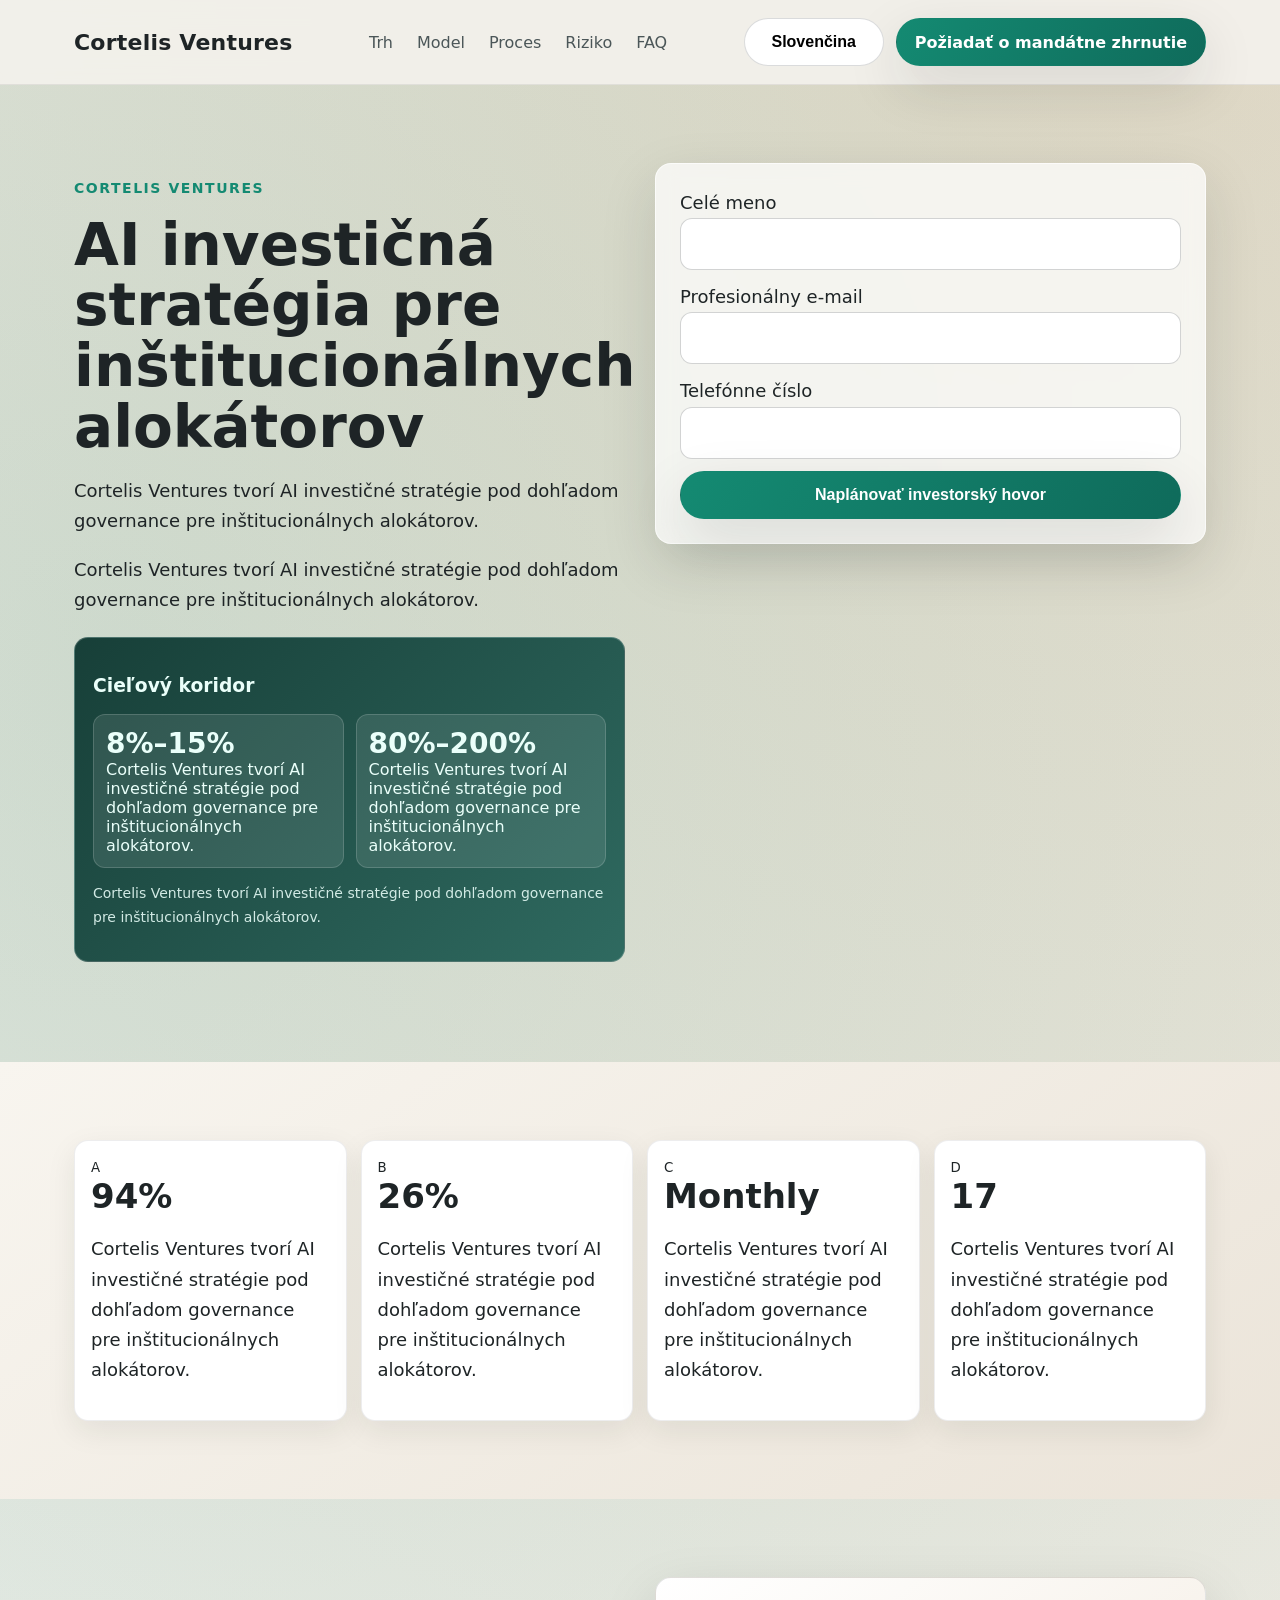
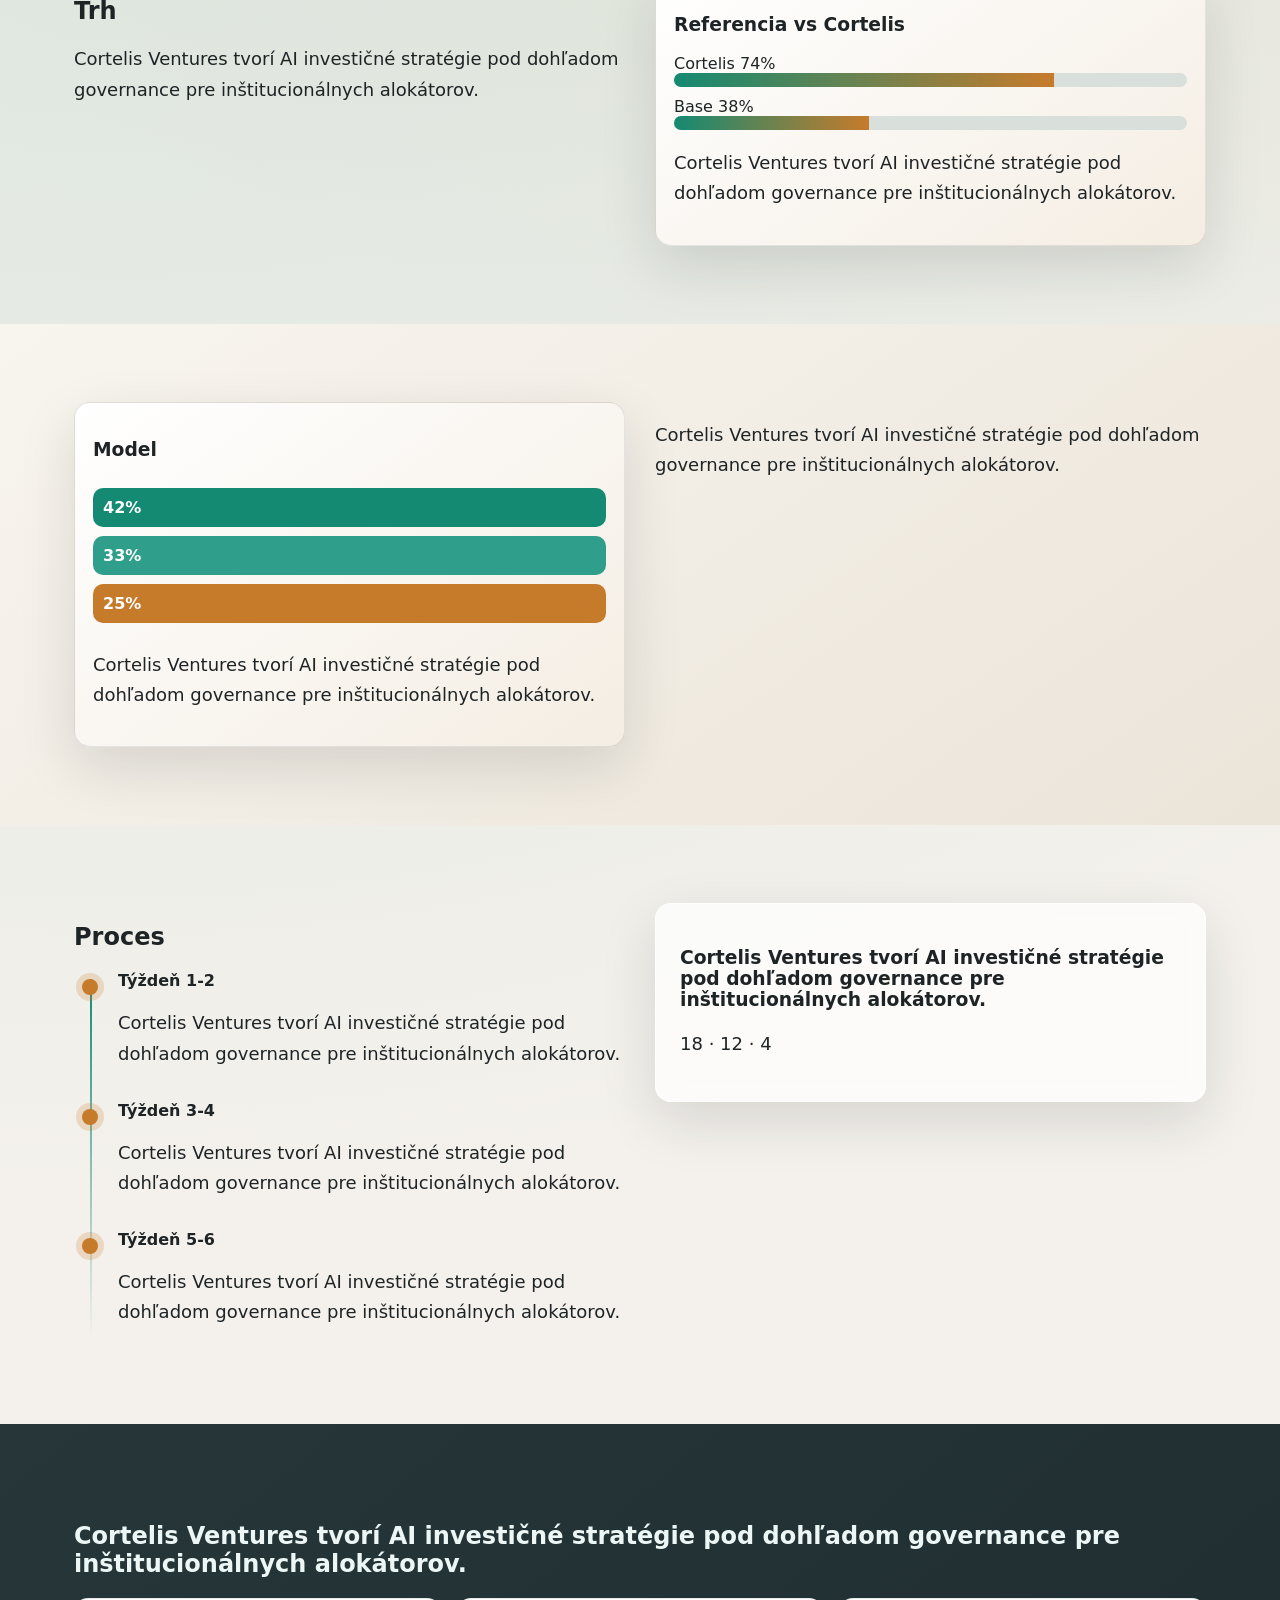
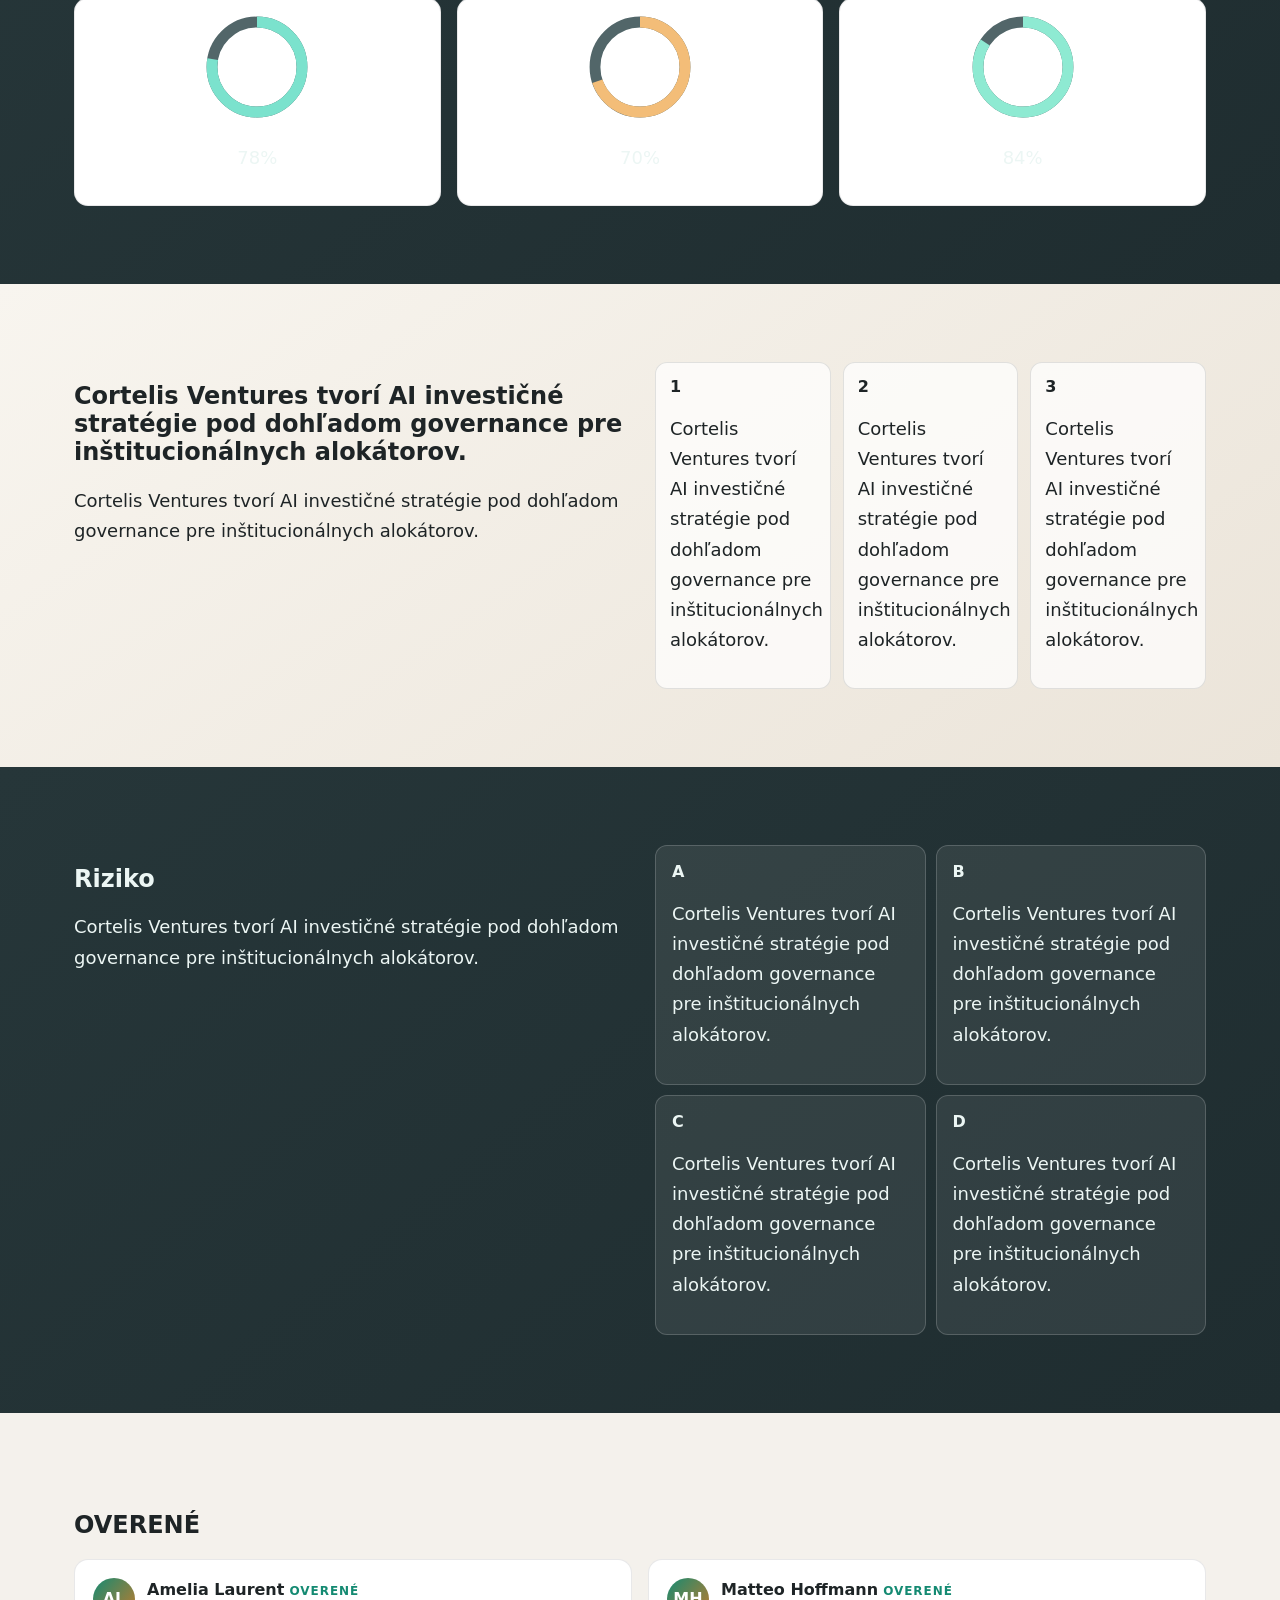
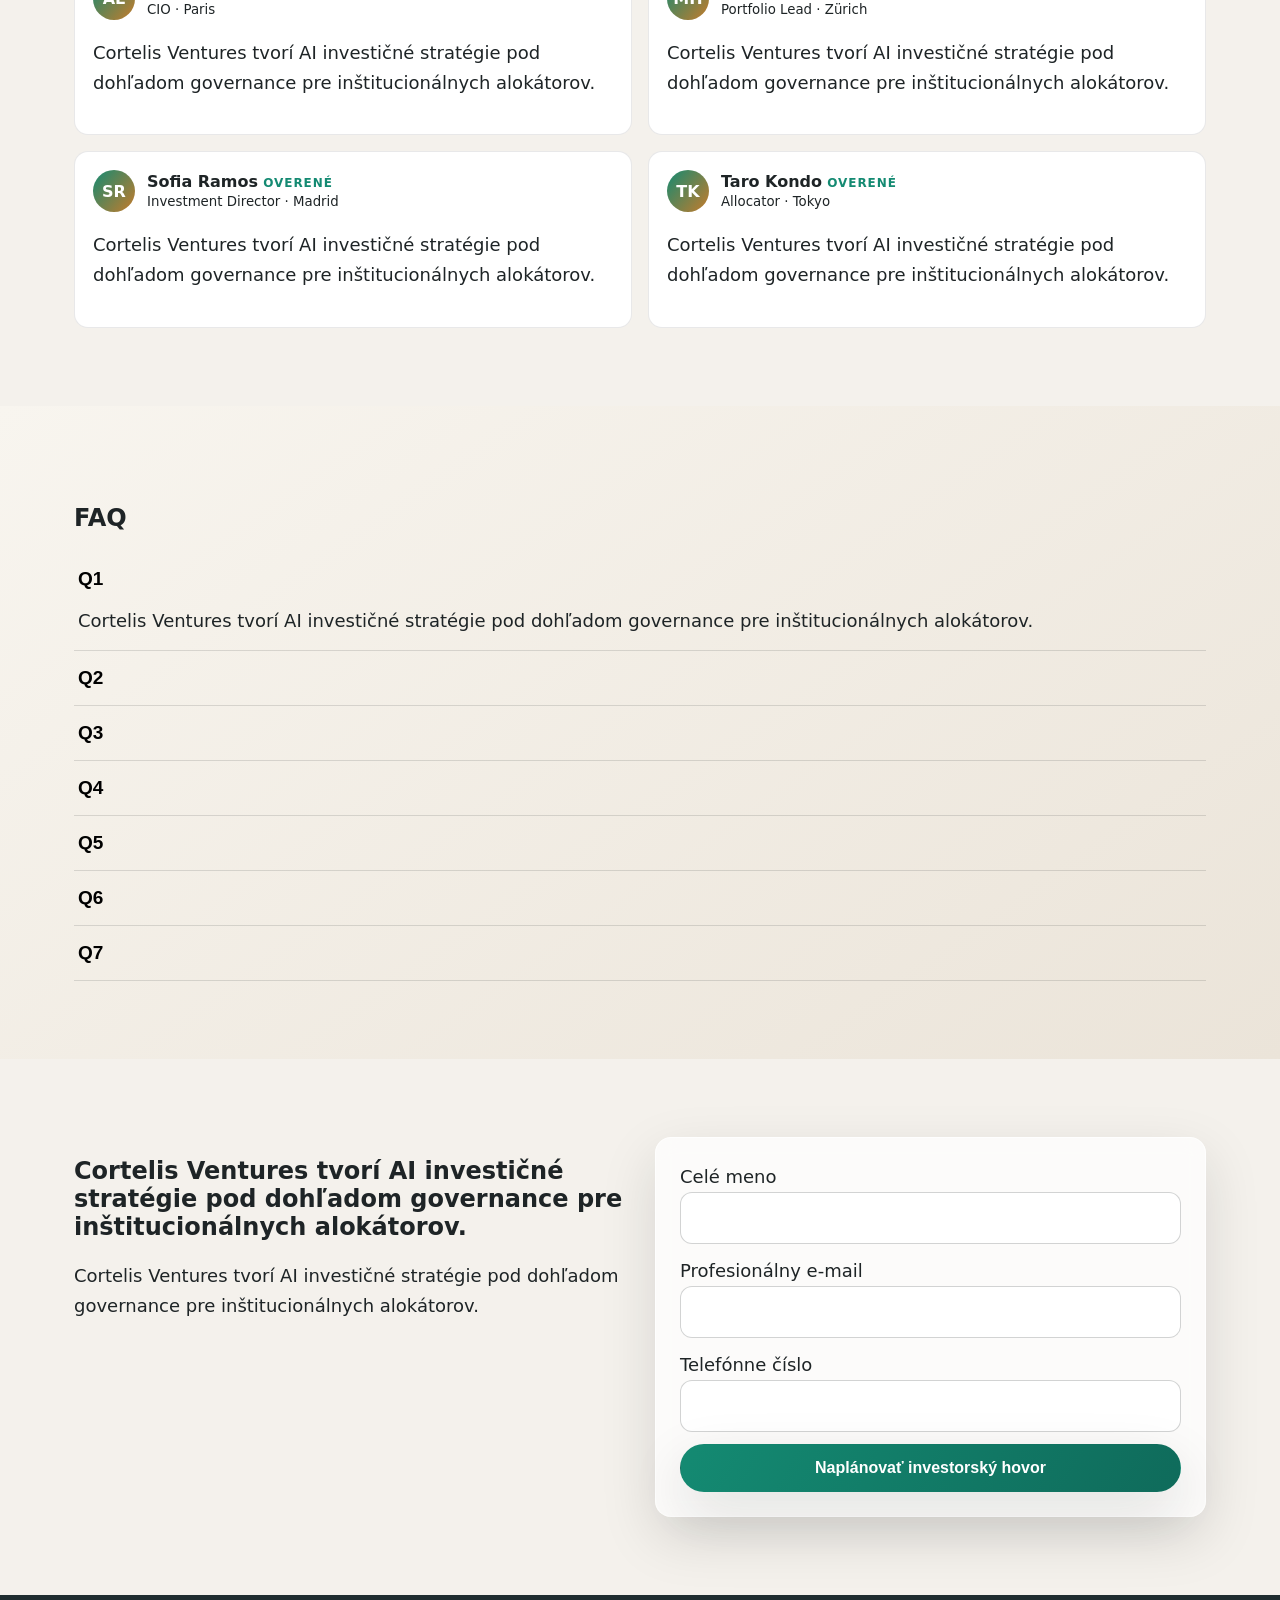
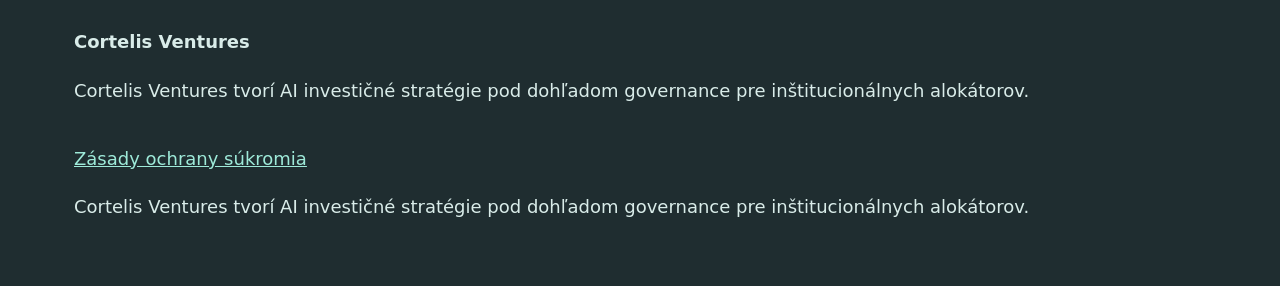
<file: sk/index.html>
<!doctype html>
<html lang="sk-SK"><head><meta charset="utf-8"><meta name="viewport" content="width=device-width,initial-scale=1"><title>AI investičná stratégia pre inštitucionálnych alokátorov | Cortelis Ventures</title><meta name="description" content="Cortelis Ventures tvorí AI investičné stratégie pod dohľadom governance pre inštitucionálnych alokátorov."><link rel="canonical" href="https://cortelisventures.com/sk/"><link rel="alternate" hreflang="en" href="https://cortelisventures.com/"><link rel="alternate" hreflang="de" href="https://cortelisventures.com/de/"><link rel="alternate" hreflang="fr" href="https://cortelisventures.com/fr/"><link rel="alternate" hreflang="es" href="https://cortelisventures.com/es/"><link rel="alternate" hreflang="it" href="https://cortelisventures.com/it/"><link rel="alternate" hreflang="tr" href="https://cortelisventures.com/tr/"><link rel="alternate" hreflang="pt" href="https://cortelisventures.com/pt/"><link rel="alternate" hreflang="ja" href="https://cortelisventures.com/jp/"><link rel="alternate" hreflang="sk" href="https://cortelisventures.com/sk/"><link rel="alternate" hreflang="nl-BE" href="https://cortelisventures.com/be/"><meta property="og:title" content="AI investičná stratégia pre inštitucionálnych alokátorov"><meta property="og:description" content="Cortelis Ventures tvorí AI investičné stratégie pod dohľadom governance pre inštitucionálnych alokátorov."><meta property="og:type" content="website"><meta property="og:url" content="https://cortelisventures.com/sk/"><meta name="twitter:card" content="summary_large_image"><meta name="twitter:title" content="AI investičná stratégia pre inštitucionálnych alokátorov"><meta name="twitter:description" content="Cortelis Ventures tvorí AI investičné stratégie pod dohľadom governance pre inštitucionálnych alokátorov."><link rel="stylesheet" href="../assets/style.css"><script defer src="../assets/app.js"></script></head><body>
<header class="site-header"><div class="container nav-wrap"><div class="brand">Cortelis Ventures</div><nav class="nav-links"><a href="#s1">Trh</a><a href="#s2">Model</a><a href="#s3">Proces</a><a href="#s4">Riziko</a><a href="#s5">FAQ</a></nav><div class="right-zone"><div class="lang" data-lang><button class="lang-toggle" aria-expanded="false">Slovenčina</button><div class="lang-menu"><a href="../index.html"><svg class="flag" viewBox="0 0 20 14" aria-hidden="true"><rect width="20" height="14" fill="#1f3c88"/><rect y="9" width="20" height="5" fill="#c33" opacity=".35"/></svg>English</a><a href="../de/index.html"><svg class="flag" viewBox="0 0 20 14" aria-hidden="true"><rect width="20" height="14" fill="#111"/><rect y="9" width="20" height="5" fill="#c33" opacity=".35"/></svg>Deutsch</a><a href="../fr/index.html"><svg class="flag" viewBox="0 0 20 14" aria-hidden="true"><rect width="20" height="14" fill="#002654"/><rect y="9" width="20" height="5" fill="#c33" opacity=".35"/></svg>Français</a><a href="../es/index.html"><svg class="flag" viewBox="0 0 20 14" aria-hidden="true"><rect width="20" height="14" fill="#aa151b"/><rect y="9" width="20" height="5" fill="#c33" opacity=".35"/></svg>Español</a><a href="../it/index.html"><svg class="flag" viewBox="0 0 20 14" aria-hidden="true"><rect width="20" height="14" fill="#009246"/><rect y="9" width="20" height="5" fill="#c33" opacity=".35"/></svg>Italiano</a><a href="../tr/index.html"><svg class="flag" viewBox="0 0 20 14" aria-hidden="true"><rect width="20" height="14" fill="#e30a17"/><rect y="9" width="20" height="5" fill="#c33" opacity=".35"/></svg>Türkçe</a><a href="../pt/index.html"><svg class="flag" viewBox="0 0 20 14" aria-hidden="true"><rect width="20" height="14" fill="#006847"/><rect y="9" width="20" height="5" fill="#c33" opacity=".35"/></svg>Português</a><a href="../jp/index.html"><svg class="flag" viewBox="0 0 20 14" aria-hidden="true"><rect width="20" height="14" fill="#fff"/><rect y="9" width="20" height="5" fill="#c33" opacity=".35"/></svg>日本語</a><a href="../sk/index.html"><svg class="flag" viewBox="0 0 20 14" aria-hidden="true"><rect width="20" height="14" fill="#0b4ea2"/><rect y="9" width="20" height="5" fill="#c33" opacity=".35"/></svg>Slovenčina</a><a href="../be/index.html"><svg class="flag" viewBox="0 0 20 14" aria-hidden="true"><rect width="20" height="14" fill="#111"/><rect y="9" width="20" height="5" fill="#c33" opacity=".35"/></svg>Belgium</a></div></div><a class="btn btn-primary desktop-cta" href="#lead2">Požiadať o mandátne zhrnutie</a><button class="drawer-toggle" id="drawerOpen" aria-label="Menu">☰</button></div></div></header>
<div id="mobileDrawer" class="mobile-drawer"><div class="drawer-panel"><div class="drawer-head"><strong>Menu</strong><button id="drawerClose" class="icon-btn" aria-label="Zavrieť">×</button></div><nav class="drawer-nav"><a href="#s1">Trh</a><a href="#s2">Model</a><a href="#s3">Proces</a><a href="#s4">Riziko</a><a href="#s5">FAQ</a></nav><div class="lang" data-lang><button class="lang-toggle" aria-expanded="false">Slovenčina</button><div class="lang-menu"><a href="../index.html"><svg class="flag" viewBox="0 0 20 14" aria-hidden="true"><rect width="20" height="14" fill="#1f3c88"/><rect y="9" width="20" height="5" fill="#c33" opacity=".35"/></svg>English</a><a href="../de/index.html"><svg class="flag" viewBox="0 0 20 14" aria-hidden="true"><rect width="20" height="14" fill="#111"/><rect y="9" width="20" height="5" fill="#c33" opacity=".35"/></svg>Deutsch</a><a href="../fr/index.html"><svg class="flag" viewBox="0 0 20 14" aria-hidden="true"><rect width="20" height="14" fill="#002654"/><rect y="9" width="20" height="5" fill="#c33" opacity=".35"/></svg>Français</a><a href="../es/index.html"><svg class="flag" viewBox="0 0 20 14" aria-hidden="true"><rect width="20" height="14" fill="#aa151b"/><rect y="9" width="20" height="5" fill="#c33" opacity=".35"/></svg>Español</a><a href="../it/index.html"><svg class="flag" viewBox="0 0 20 14" aria-hidden="true"><rect width="20" height="14" fill="#009246"/><rect y="9" width="20" height="5" fill="#c33" opacity=".35"/></svg>Italiano</a><a href="../tr/index.html"><svg class="flag" viewBox="0 0 20 14" aria-hidden="true"><rect width="20" height="14" fill="#e30a17"/><rect y="9" width="20" height="5" fill="#c33" opacity=".35"/></svg>Türkçe</a><a href="../pt/index.html"><svg class="flag" viewBox="0 0 20 14" aria-hidden="true"><rect width="20" height="14" fill="#006847"/><rect y="9" width="20" height="5" fill="#c33" opacity=".35"/></svg>Português</a><a href="../jp/index.html"><svg class="flag" viewBox="0 0 20 14" aria-hidden="true"><rect width="20" height="14" fill="#fff"/><rect y="9" width="20" height="5" fill="#c33" opacity=".35"/></svg>日本語</a><a href="../sk/index.html"><svg class="flag" viewBox="0 0 20 14" aria-hidden="true"><rect width="20" height="14" fill="#0b4ea2"/><rect y="9" width="20" height="5" fill="#c33" opacity=".35"/></svg>Slovenčina</a><a href="../be/index.html"><svg class="flag" viewBox="0 0 20 14" aria-hidden="true"><rect width="20" height="14" fill="#111"/><rect y="9" width="20" height="5" fill="#c33" opacity=".35"/></svg>Belgium</a></div></div><p><a class="btn btn-primary" href="#lead2">Požiadať o mandátne zhrnutie</a></p></div></div>
<main>
<section class="section hero"><div class="container hero-grid"><div class="reveal"><p class="eyebrow">Cortelis Ventures</p><h1>AI investičná stratégia pre inštitucionálnych alokátorov</h1><p>Cortelis Ventures tvorí AI investičné stratégie pod dohľadom governance pre inštitucionálnych alokátorov.</p><p>Cortelis Ventures tvorí AI investičné stratégie pod dohľadom governance pre inštitucionálnych alokátorov.</p><div class="corridor"><h3>Cieľový koridor</h3><div class="corridor-grid"><div class="metricbox"><strong>8%–15%</strong><span>Cortelis Ventures tvorí AI investičné stratégie pod dohľadom governance pre inštitucionálnych alokátorov.</span></div><div class="metricbox"><strong>80%–200%</strong><span>Cortelis Ventures tvorí AI investičné stratégie pod dohľadom governance pre inštitucionálnych alokátorov.</span></div></div><p class="micro">Cortelis Ventures tvorí AI investičné stratégie pod dohľadom governance pre inštitucionálnych alokátorov.</p></div></div><div class="glass reveal"><form class="lead-form"><label>Celé meno<input type="text"></label><label>Profesionálny e-mail<input type="email"></label><label>Telefónne číslo<input type="tel"></label><button class="btn btn-primary">Naplánovať investorský hovor</button></form></div></div></section>
<section class="section section-alt"><div class="container kpi-strip reveal"><article class="kpi"><small>A</small><b>94%</b><p>Cortelis Ventures tvorí AI investičné stratégie pod dohľadom governance pre inštitucionálnych alokátorov.</p></article><article class="kpi"><small>B</small><b>26%</b><p>Cortelis Ventures tvorí AI investičné stratégie pod dohľadom governance pre inštitucionálnych alokátorov.</p></article><article class="kpi"><small>C</small><b>Monthly</b><p>Cortelis Ventures tvorí AI investičné stratégie pod dohľadom governance pre inštitucionálnych alokátorov.</p></article><article class="kpi"><small>D</small><b>17</b><p>Cortelis Ventures tvorí AI investičné stratégie pod dohľadom governance pre inštitucionálnych alokátorov.</p></article></div></section>
<section id="s1" class="section"><div class="container split"><div class="reveal"><h2>Trh</h2><p>Cortelis Ventures tvorí AI investičné stratégie pod dohľadom governance pre inštitucionálnych alokátorov.</p></div><div class="visual-card bars reveal"><h3>Referencia vs Cortelis</h3><div class="row">Cortelis 74%<div class="bar-track"><div class="bar-fill" style="width:74%"></div></div></div><div class="row">Base 38%<div class="bar-track"><div class="bar-fill" style="width:38%"></div></div></div><p>Cortelis Ventures tvorí AI investičné stratégie pod dohľadom governance pre inštitucionálnych alokátorov.</p></div></div></section>
<section id="s2" class="section section-alt"><div class="container split"><div class="visual-card alloc reveal"><h3>Model</h3><span style="background:#148a72">42%</span><span style="background:#2f9e8a">33%</span><span style="background:#c67b2b">25%</span><p>Cortelis Ventures tvorí AI investičné stratégie pod dohľadom governance pre inštitucionálnych alokátorov.</p></div><div class="reveal"><p>Cortelis Ventures tvorí AI investičné stratégie pod dohľadom governance pre inštitucionálnych alokátorov.</p></div></div></section>
<section id="s3" class="section"><div class="container split"><div class="reveal"><h2>Proces</h2><div class="timeline"><div class="step"><strong>Týždeň 1-2</strong><p>Cortelis Ventures tvorí AI investičné stratégie pod dohľadom governance pre inštitucionálnych alokátorov.</p></div><div class="step"><strong>Týždeň 3-4</strong><p>Cortelis Ventures tvorí AI investičné stratégie pod dohľadom governance pre inštitucionálnych alokátorov.</p></div><div class="step"><strong>Týždeň 5-6</strong><p>Cortelis Ventures tvorí AI investičné stratégie pod dohľadom governance pre inštitucionálnych alokátorov.</p></div></div></div><div class="glass reveal"><h3>Cortelis Ventures tvorí AI investičné stratégie pod dohľadom governance pre inštitucionálnych alokátorov.</h3><p>18 · 12 · 4</p></div></div></section>
<section class="section section-dark"><div class="container"><h2>Cortelis Ventures tvorí AI investičné stratégie pod dohľadom governance pre inštitucionálnych alokátorov.</h2><div class="rings reveal"><div class="ring"><svg viewBox="0 0 120 120"><circle cx="60" cy="60" r="50" fill="none" stroke="#526669" stroke-width="12"/><circle cx="60" cy="60" r="50" fill="none" stroke="#7be2cd" stroke-width="12" stroke-dasharray="314" stroke-dashoffset="70"/></svg><p>78%</p></div><div class="ring"><svg viewBox="0 0 120 120"><circle cx="60" cy="60" r="50" fill="none" stroke="#526669" stroke-width="12"/><circle cx="60" cy="60" r="50" fill="none" stroke="#f3bd78" stroke-width="12" stroke-dasharray="314" stroke-dashoffset="95"/></svg><p>70%</p></div><div class="ring"><svg viewBox="0 0 120 120"><circle cx="60" cy="60" r="50" fill="none" stroke="#526669" stroke-width="12"/><circle cx="60" cy="60" r="50" fill="none" stroke="#8eead2" stroke-width="12" stroke-dasharray="314" stroke-dashoffset="50"/></svg><p>84%</p></div></div></div></section>
<section class="section section-alt"><div class="container split"><div class="reveal"><h2>Cortelis Ventures tvorí AI investičné stratégie pod dohľadom governance pre inštitucionálnych alokátorov.</h2><p>Cortelis Ventures tvorí AI investičné stratégie pod dohľadom governance pre inštitucionálnych alokátorov.</p></div><div class="arch reveal"><div class="node"><strong>1</strong><p>Cortelis Ventures tvorí AI investičné stratégie pod dohľadom governance pre inštitucionálnych alokátorov.</p></div><div class="node"><strong>2</strong><p>Cortelis Ventures tvorí AI investičné stratégie pod dohľadom governance pre inštitucionálnych alokátorov.</p></div><div class="node"><strong>3</strong><p>Cortelis Ventures tvorí AI investičné stratégie pod dohľadom governance pre inštitucionálnych alokátorov.</p></div></div></div></section>
<section id="s4" class="section section-dark"><div class="container split"><div class="reveal"><h2>Riziko</h2><p>Cortelis Ventures tvorí AI investičné stratégie pod dohľadom governance pre inštitucionálnych alokátorov.</p></div><div class="matrix reveal"><div class="quad"><strong>A</strong><p>Cortelis Ventures tvorí AI investičné stratégie pod dohľadom governance pre inštitucionálnych alokátorov.</p></div><div class="quad"><strong>B</strong><p>Cortelis Ventures tvorí AI investičné stratégie pod dohľadom governance pre inštitucionálnych alokátorov.</p></div><div class="quad"><strong>C</strong><p>Cortelis Ventures tvorí AI investičné stratégie pod dohľadom governance pre inštitucionálnych alokátorov.</p></div><div class="quad"><strong>D</strong><p>Cortelis Ventures tvorí AI investičné stratégie pod dohľadom governance pre inštitucionálnych alokátorov.</p></div></div></div></section>
<section class="section"><div class="container"><h2>OVERENÉ</h2><div class="reviews reveal"><article class="review"><div class="person"><div class="avatar">AL</div><div><strong>Amelia Laurent</strong> <span class="verify">OVERENÉ</span><br><small>CIO · Paris</small></div></div><p>Cortelis Ventures tvorí AI investičné stratégie pod dohľadom governance pre inštitucionálnych alokátorov.</p></article><article class="review"><div class="person"><div class="avatar">MH</div><div><strong>Matteo Hoffmann</strong> <span class="verify">OVERENÉ</span><br><small>Portfolio Lead · Zürich</small></div></div><p>Cortelis Ventures tvorí AI investičné stratégie pod dohľadom governance pre inštitucionálnych alokátorov.</p></article><article class="review"><div class="person"><div class="avatar">SR</div><div><strong>Sofia Ramos</strong> <span class="verify">OVERENÉ</span><br><small>Investment Director · Madrid</small></div></div><p>Cortelis Ventures tvorí AI investičné stratégie pod dohľadom governance pre inštitucionálnych alokátorov.</p></article><article class="review"><div class="person"><div class="avatar">TK</div><div><strong>Taro Kondo</strong> <span class="verify">OVERENÉ</span><br><small>Allocator · Tokyo</small></div></div><p>Cortelis Ventures tvorí AI investičné stratégie pod dohľadom governance pre inštitucionálnych alokátorov.</p></article></div></div></section>
<section id="s5" class="section section-alt"><div class="container"><h2>FAQ</h2><div><article class="faq-item open"><button class="faq-q">Q1</button><div class="faq-answer">Cortelis Ventures tvorí AI investičné stratégie pod dohľadom governance pre inštitucionálnych alokátorov.</div></article><article class="faq-item "><button class="faq-q">Q2</button><div class="faq-answer">Cortelis Ventures tvorí AI investičné stratégie pod dohľadom governance pre inštitucionálnych alokátorov.</div></article><article class="faq-item "><button class="faq-q">Q3</button><div class="faq-answer">Cortelis Ventures tvorí AI investičné stratégie pod dohľadom governance pre inštitucionálnych alokátorov.</div></article><article class="faq-item "><button class="faq-q">Q4</button><div class="faq-answer">Cortelis Ventures tvorí AI investičné stratégie pod dohľadom governance pre inštitucionálnych alokátorov.</div></article><article class="faq-item "><button class="faq-q">Q5</button><div class="faq-answer">Cortelis Ventures tvorí AI investičné stratégie pod dohľadom governance pre inštitucionálnych alokátorov.</div></article><article class="faq-item "><button class="faq-q">Q6</button><div class="faq-answer">Cortelis Ventures tvorí AI investičné stratégie pod dohľadom governance pre inštitucionálnych alokátorov.</div></article><article class="faq-item "><button class="faq-q">Q7</button><div class="faq-answer">Cortelis Ventures tvorí AI investičné stratégie pod dohľadom governance pre inštitucionálnych alokátorov.</div></article></div></div></section>
<section class="section"><div class="container split"><div class="reveal"><h2>Cortelis Ventures tvorí AI investičné stratégie pod dohľadom governance pre inštitucionálnych alokátorov.</h2><p>Cortelis Ventures tvorí AI investičné stratégie pod dohľadom governance pre inštitucionálnych alokátorov.</p></div><div class="glass reveal" id="lead2"><form class="lead-form"><label>Celé meno<input type="text"></label><label>Profesionálny e-mail<input type="email"></label><label>Telefónne číslo<input type="tel"></label><button class="btn btn-primary">Naplánovať investorský hovor</button></form></div></div></section>
</main><footer><div class="container footer-row"><div><strong>Cortelis Ventures</strong><p>Cortelis Ventures tvorí AI investičné stratégie pod dohľadom governance pre inštitucionálnych alokátorov.</p></div><div><a href="#" class="linklike" data-open-privacy>Zásady ochrany súkromia</a><p>Cortelis Ventures tvorí AI investičné stratégie pod dohľadom governance pre inštitucionálnych alokátorov.</p></div></div></footer>
<div id="privacyModal" class="modal-backdrop" role="dialog" aria-modal="true"><div class="modal"><div class="modal-head"><h3>Zásady ochrany súkromia</h3><button class="icon-btn" data-close-privacy aria-label="Zavrieť">×</button></div><div class="modal-body"><h4>Cortelis Ventures tvorí AI investičné stratégie pod dohľadom governance pre inštitucionálnych alokátorov.</h4><p>Cortelis Ventures tvorí AI investičné stratégie pod dohľadom governance pre inštitucionálnych alokátorov.</p><h4>Cortelis Ventures tvorí AI investičné stratégie pod dohľadom governance pre inštitucionálnych alokátorov.</h4><p>Cortelis Ventures tvorí AI investičné stratégie pod dohľadom governance pre inštitucionálnych alokátorov.</p><h4>Cortelis Ventures tvorí AI investičné stratégie pod dohľadom governance pre inštitucionálnych alokátorov.</h4><p>Cortelis Ventures tvorí AI investičné stratégie pod dohľadom governance pre inštitucionálnych alokátorov.</p><h4>Cortelis Ventures tvorí AI investičné stratégie pod dohľadom governance pre inštitucionálnych alokátorov.</h4><p>Cortelis Ventures tvorí AI investičné stratégie pod dohľadom governance pre inštitucionálnych alokátorov.</p><h4>Cortelis Ventures tvorí AI investičné stratégie pod dohľadom governance pre inštitucionálnych alokátorov.</h4><p>Cortelis Ventures tvorí AI investičné stratégie pod dohľadom governance pre inštitucionálnych alokátorov.</p><h4>Cortelis Ventures tvorí AI investičné stratégie pod dohľadom governance pre inštitucionálnych alokátorov.</h4><p>Cortelis Ventures tvorí AI investičné stratégie pod dohľadom governance pre inštitucionálnych alokátorov.</p><h4>Cortelis Ventures tvorí AI investičné stratégie pod dohľadom governance pre inštitucionálnych alokátorov.</h4><p>Cortelis Ventures tvorí AI investičné stratégie pod dohľadom governance pre inštitucionálnych alokátorov.</p><h4>Cortelis Ventures tvorí AI investičné stratégie pod dohľadom governance pre inštitucionálnych alokátorov.</h4><p>Cortelis Ventures tvorí AI investičné stratégie pod dohľadom governance pre inštitucionálnych alokátorov.</p><h4>Cortelis Ventures tvorí AI investičné stratégie pod dohľadom governance pre inštitucionálnych alokátorov.</h4><p>Cortelis Ventures tvorí AI investičné stratégie pod dohľadom governance pre inštitucionálnych alokátorov.</p><h4>Cortelis Ventures tvorí AI investičné stratégie pod dohľadom governance pre inštitucionálnych alokátorov.</h4><p>Cortelis Ventures tvorí AI investičné stratégie pod dohľadom governance pre inštitucionálnych alokátorov.</p><h4>Contact</h4><p>privacy@cortelisventures.com</p></div><div class="modal-foot"><button class="btn" data-close-privacy>Zavrieť</button></div></div></div>
<script type="application/ld+json">{"@context": "https://schema.org", "@type": "Organization", "name": "Cortelis Ventures", "url": "https://cortelisventures.com"}</script><script type="application/ld+json">{"@context": "https://schema.org", "@type": "WebSite", "name": "Cortelis Ventures", "url": "https://cortelisventures.com"}</script><script type="application/ld+json">{"@context": "https://schema.org", "@type": "FAQPage", "mainEntity": [{"@type": "Question", "name": "Q1", "acceptedAnswer": {"@type": "Answer", "text": "Cortelis Ventures tvorí AI investičné stratégie pod dohľadom governance pre inštitucionálnych alokátorov."}}]}</script><script type="application/ld+json">{"@context": "https://schema.org", "@type": "Review", "author": {"@type": "Person", "name": "Amelia Laurent"}, "reviewBody": "Cortelis Ventures tvorí AI investičné stratégie pod dohľadom governance pre inštitucionálnych alokátorov."}</script>
</body></html>
</file>
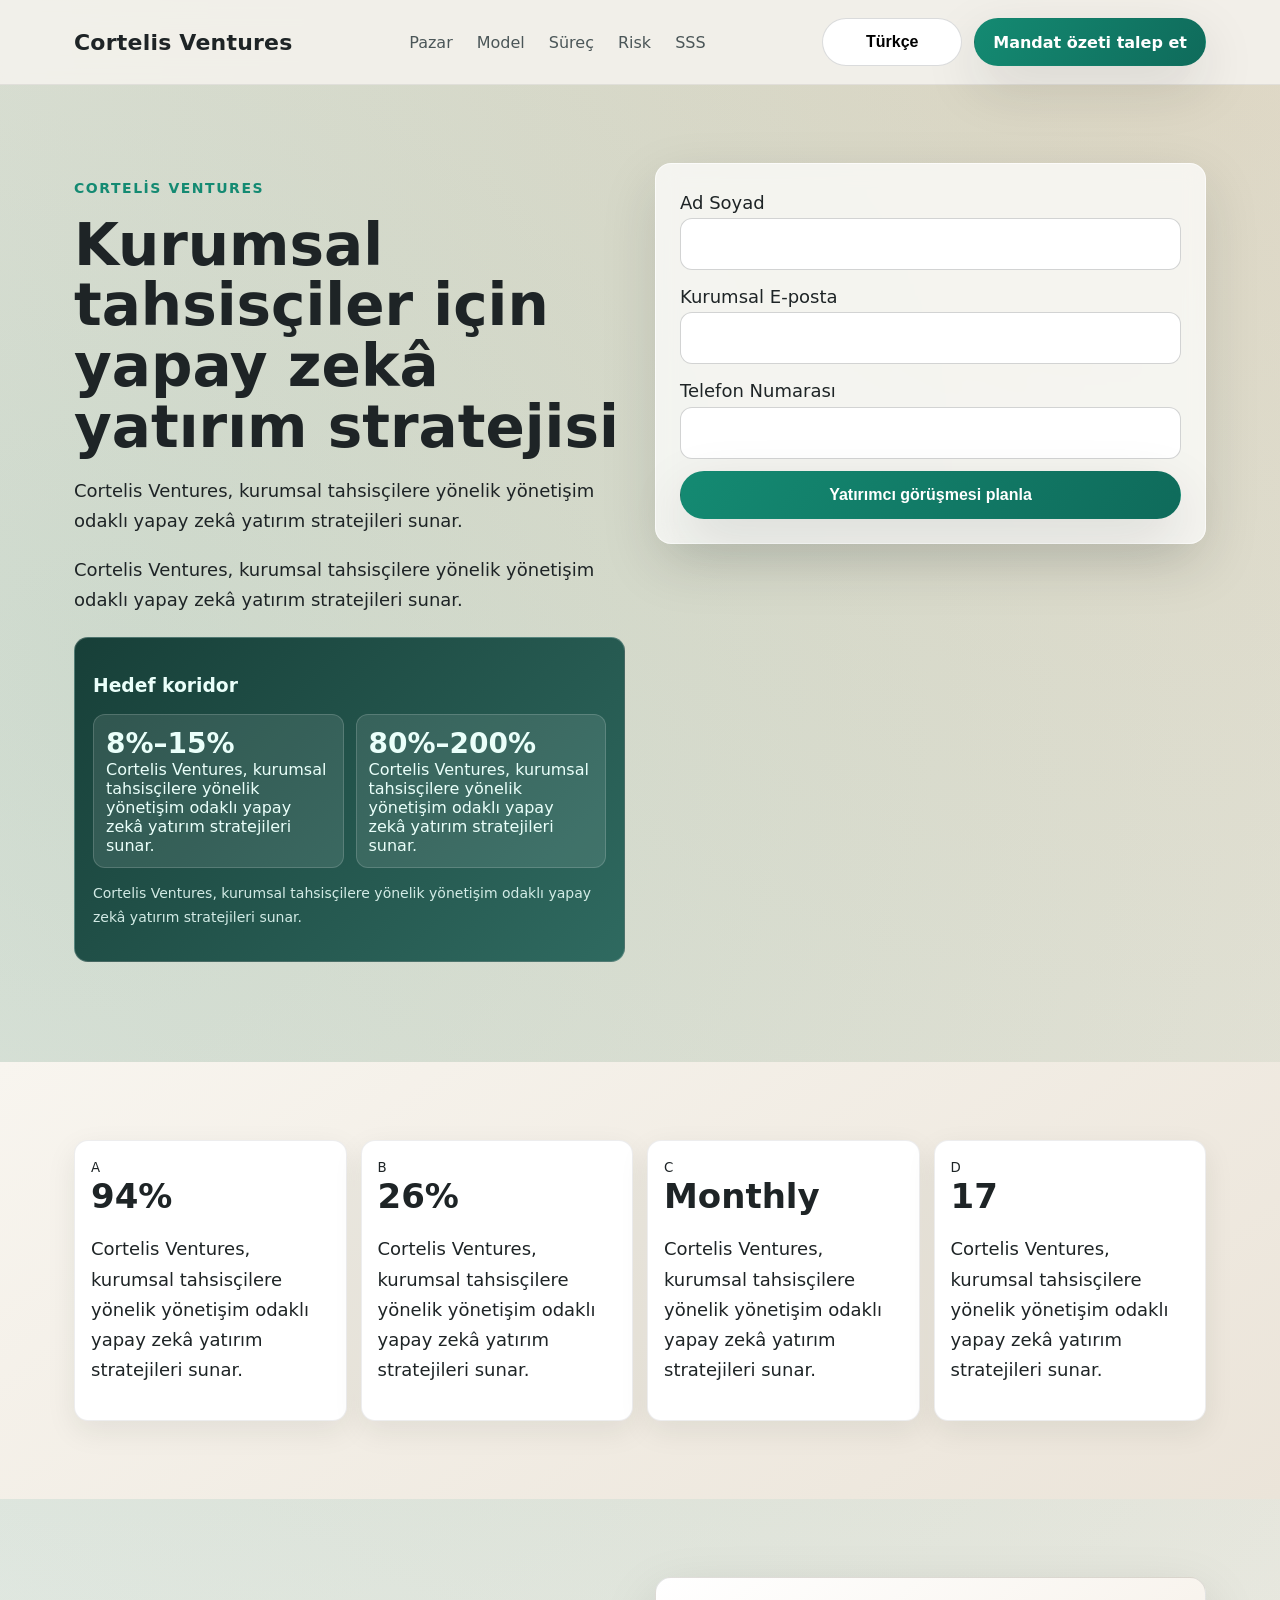
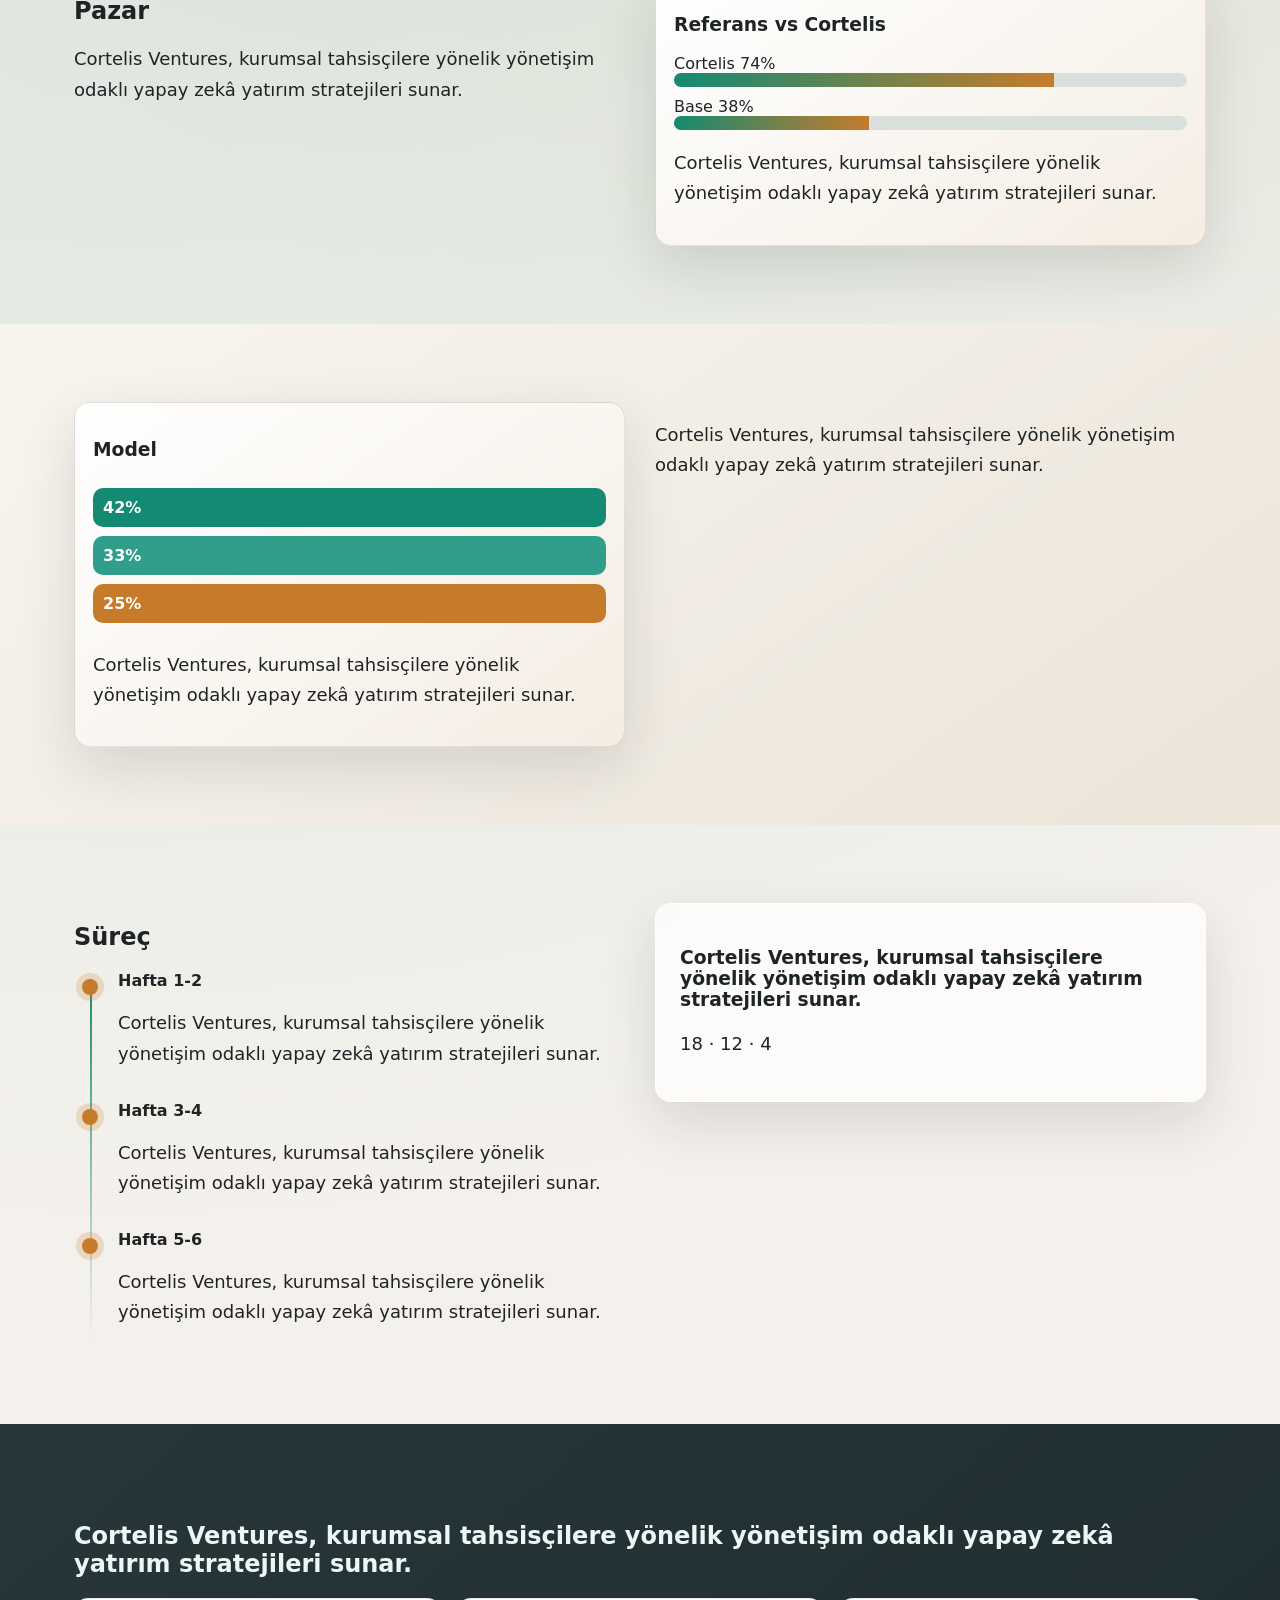
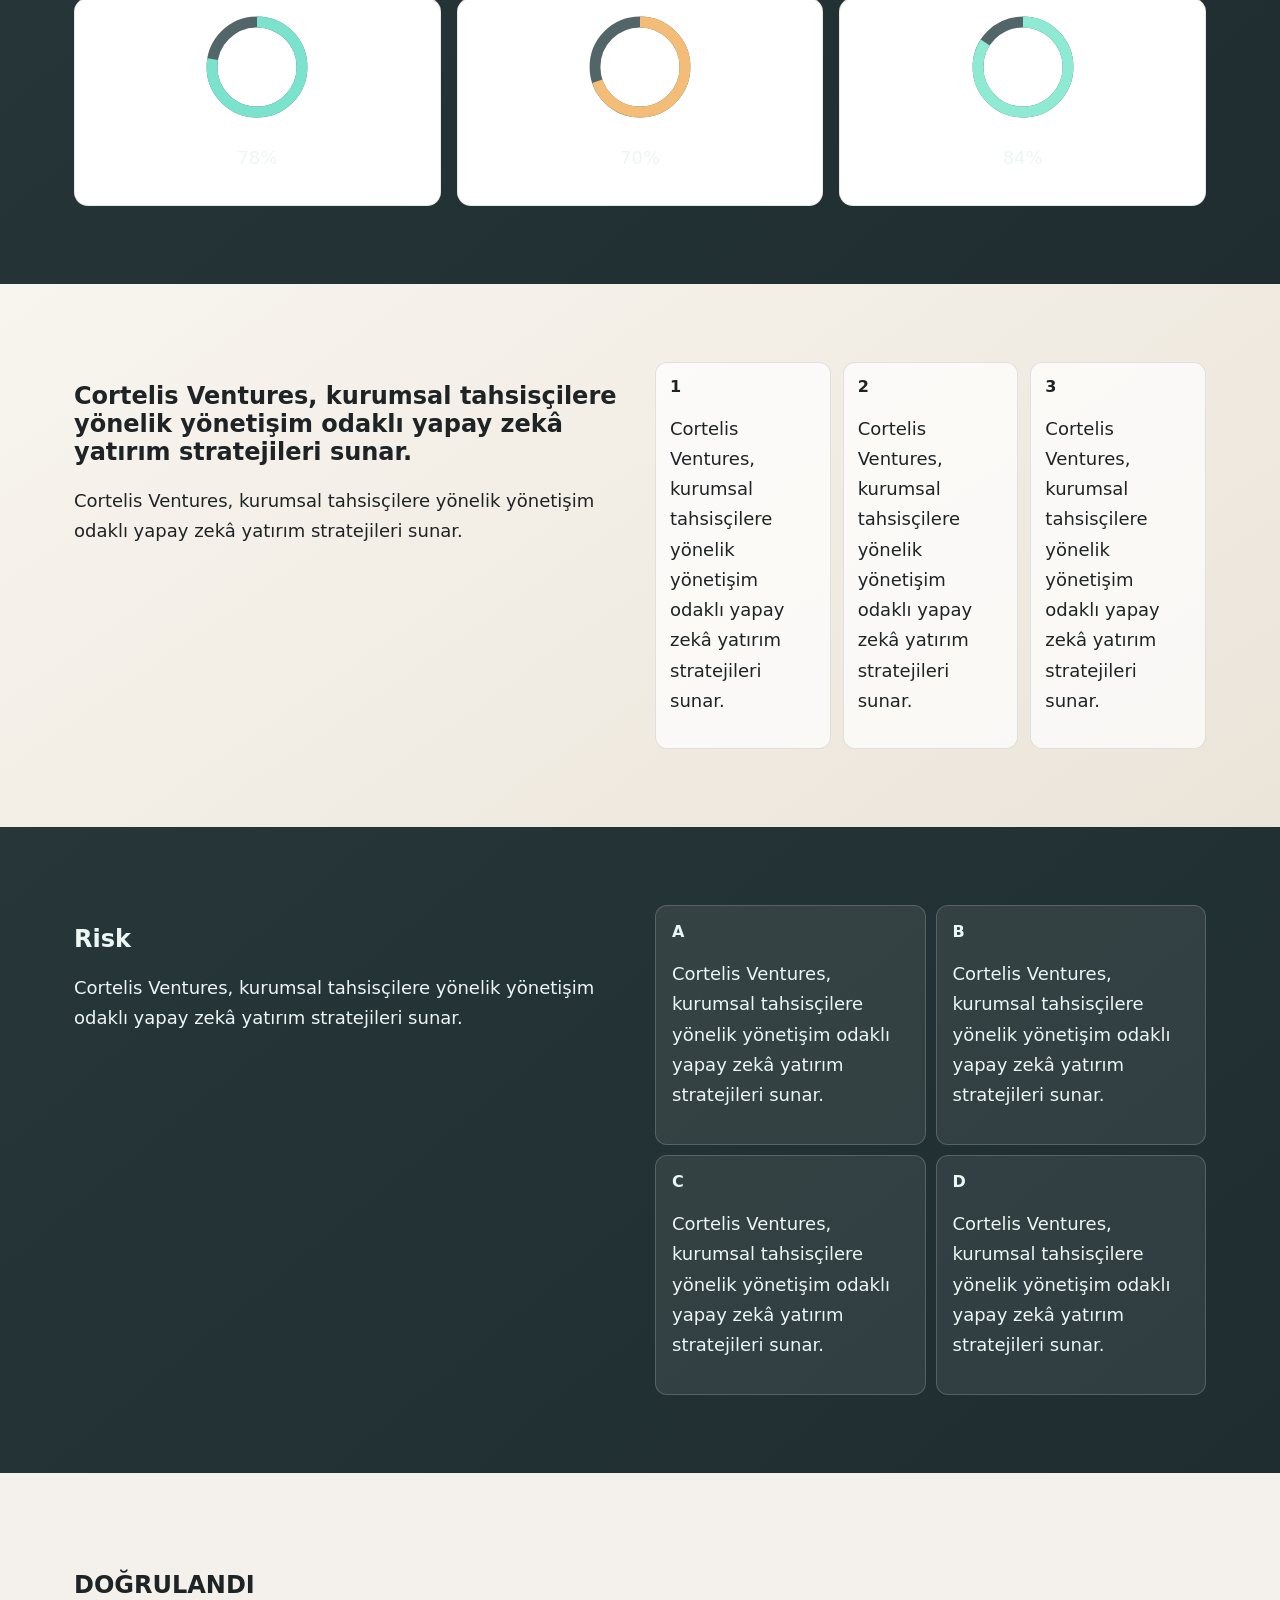
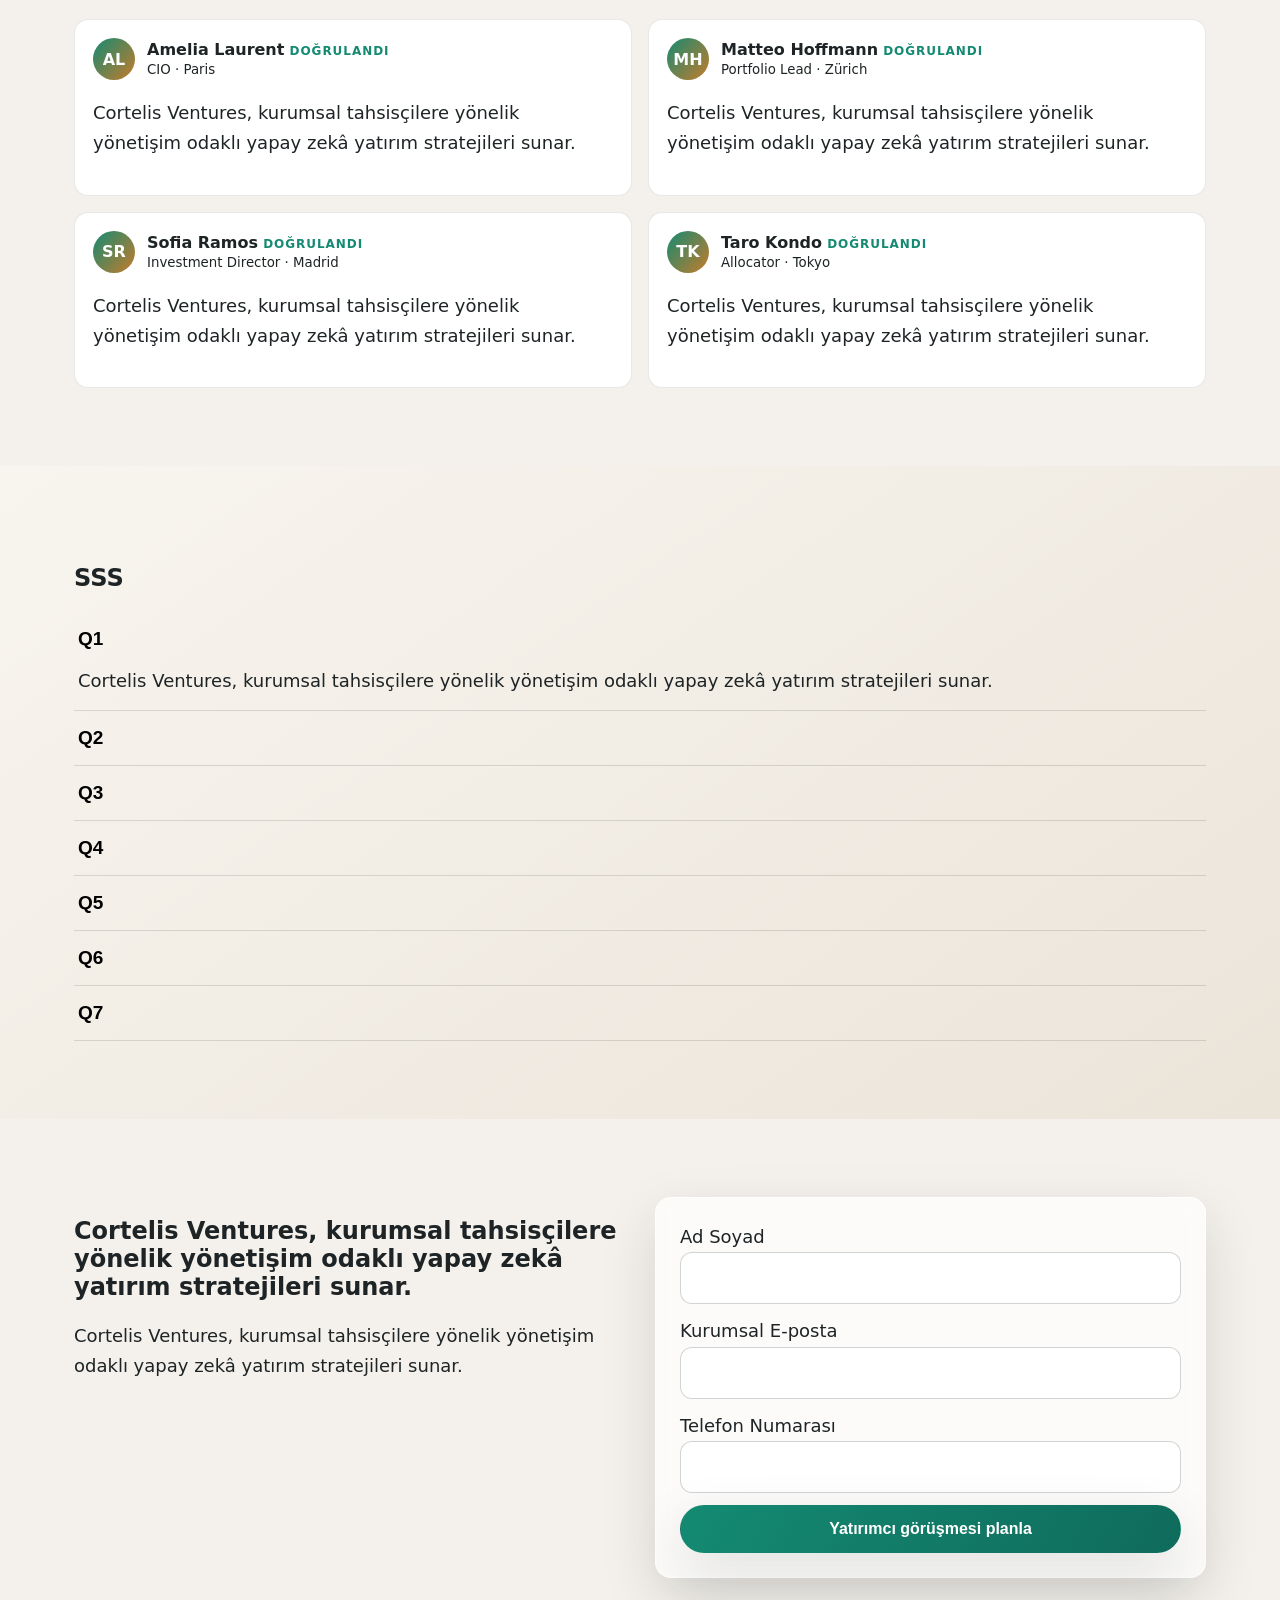
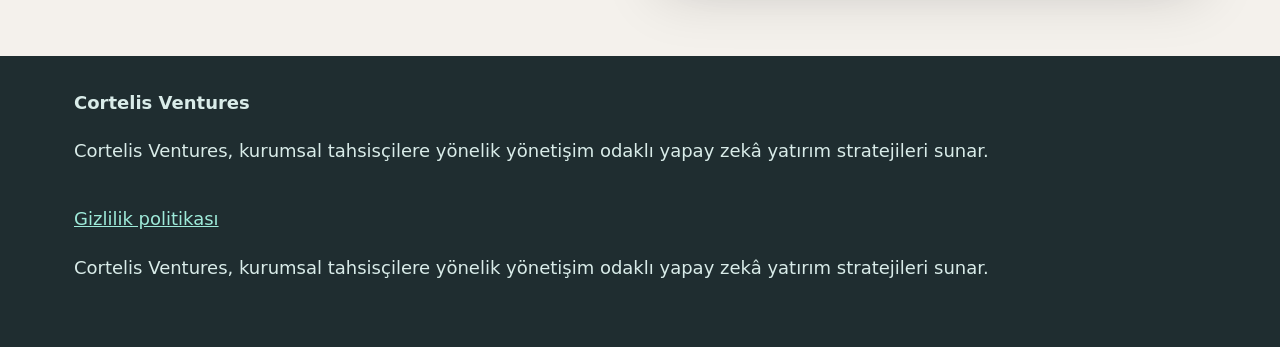
<file: tr/index.html>
<!doctype html>
<html lang="tr-TR"><head><meta charset="utf-8"><meta name="viewport" content="width=device-width,initial-scale=1"><title>Kurumsal tahsisçiler için yapay zekâ yatırım stratejisi | Cortelis Ventures</title><meta name="description" content="Cortelis Ventures, kurumsal tahsisçilere yönelik yönetişim odaklı yapay zekâ yatırım stratejileri sunar."><link rel="canonical" href="https://cortelisventures.com/tr/"><link rel="alternate" hreflang="en" href="https://cortelisventures.com/"><link rel="alternate" hreflang="de" href="https://cortelisventures.com/de/"><link rel="alternate" hreflang="fr" href="https://cortelisventures.com/fr/"><link rel="alternate" hreflang="es" href="https://cortelisventures.com/es/"><link rel="alternate" hreflang="it" href="https://cortelisventures.com/it/"><link rel="alternate" hreflang="tr" href="https://cortelisventures.com/tr/"><link rel="alternate" hreflang="pt" href="https://cortelisventures.com/pt/"><link rel="alternate" hreflang="ja" href="https://cortelisventures.com/jp/"><link rel="alternate" hreflang="sk" href="https://cortelisventures.com/sk/"><link rel="alternate" hreflang="nl-BE" href="https://cortelisventures.com/be/"><meta property="og:title" content="Kurumsal tahsisçiler için yapay zekâ yatırım stratejisi"><meta property="og:description" content="Cortelis Ventures, kurumsal tahsisçilere yönelik yönetişim odaklı yapay zekâ yatırım stratejileri sunar."><meta property="og:type" content="website"><meta property="og:url" content="https://cortelisventures.com/tr/"><meta name="twitter:card" content="summary_large_image"><meta name="twitter:title" content="Kurumsal tahsisçiler için yapay zekâ yatırım stratejisi"><meta name="twitter:description" content="Cortelis Ventures, kurumsal tahsisçilere yönelik yönetişim odaklı yapay zekâ yatırım stratejileri sunar."><link rel="stylesheet" href="../assets/style.css"><script defer src="../assets/app.js"></script></head><body>
<header class="site-header"><div class="container nav-wrap"><div class="brand">Cortelis Ventures</div><nav class="nav-links"><a href="#s1">Pazar</a><a href="#s2">Model</a><a href="#s3">Süreç</a><a href="#s4">Risk</a><a href="#s5">SSS</a></nav><div class="right-zone"><div class="lang" data-lang><button class="lang-toggle" aria-expanded="false">Türkçe</button><div class="lang-menu"><a href="../index.html"><svg class="flag" viewBox="0 0 20 14" aria-hidden="true"><rect width="20" height="14" fill="#1f3c88"/><rect y="9" width="20" height="5" fill="#c33" opacity=".35"/></svg>English</a><a href="../de/index.html"><svg class="flag" viewBox="0 0 20 14" aria-hidden="true"><rect width="20" height="14" fill="#111"/><rect y="9" width="20" height="5" fill="#c33" opacity=".35"/></svg>Deutsch</a><a href="../fr/index.html"><svg class="flag" viewBox="0 0 20 14" aria-hidden="true"><rect width="20" height="14" fill="#002654"/><rect y="9" width="20" height="5" fill="#c33" opacity=".35"/></svg>Français</a><a href="../es/index.html"><svg class="flag" viewBox="0 0 20 14" aria-hidden="true"><rect width="20" height="14" fill="#aa151b"/><rect y="9" width="20" height="5" fill="#c33" opacity=".35"/></svg>Español</a><a href="../it/index.html"><svg class="flag" viewBox="0 0 20 14" aria-hidden="true"><rect width="20" height="14" fill="#009246"/><rect y="9" width="20" height="5" fill="#c33" opacity=".35"/></svg>Italiano</a><a href="../tr/index.html"><svg class="flag" viewBox="0 0 20 14" aria-hidden="true"><rect width="20" height="14" fill="#e30a17"/><rect y="9" width="20" height="5" fill="#c33" opacity=".35"/></svg>Türkçe</a><a href="../pt/index.html"><svg class="flag" viewBox="0 0 20 14" aria-hidden="true"><rect width="20" height="14" fill="#006847"/><rect y="9" width="20" height="5" fill="#c33" opacity=".35"/></svg>Português</a><a href="../jp/index.html"><svg class="flag" viewBox="0 0 20 14" aria-hidden="true"><rect width="20" height="14" fill="#fff"/><rect y="9" width="20" height="5" fill="#c33" opacity=".35"/></svg>日本語</a><a href="../sk/index.html"><svg class="flag" viewBox="0 0 20 14" aria-hidden="true"><rect width="20" height="14" fill="#0b4ea2"/><rect y="9" width="20" height="5" fill="#c33" opacity=".35"/></svg>Slovenčina</a><a href="../be/index.html"><svg class="flag" viewBox="0 0 20 14" aria-hidden="true"><rect width="20" height="14" fill="#111"/><rect y="9" width="20" height="5" fill="#c33" opacity=".35"/></svg>Belgium</a></div></div><a class="btn btn-primary desktop-cta" href="#lead2">Mandat özeti talep et</a><button class="drawer-toggle" id="drawerOpen" aria-label="Menü">☰</button></div></div></header>
<div id="mobileDrawer" class="mobile-drawer"><div class="drawer-panel"><div class="drawer-head"><strong>Menü</strong><button id="drawerClose" class="icon-btn" aria-label="Kapat">×</button></div><nav class="drawer-nav"><a href="#s1">Pazar</a><a href="#s2">Model</a><a href="#s3">Süreç</a><a href="#s4">Risk</a><a href="#s5">SSS</a></nav><div class="lang" data-lang><button class="lang-toggle" aria-expanded="false">Türkçe</button><div class="lang-menu"><a href="../index.html"><svg class="flag" viewBox="0 0 20 14" aria-hidden="true"><rect width="20" height="14" fill="#1f3c88"/><rect y="9" width="20" height="5" fill="#c33" opacity=".35"/></svg>English</a><a href="../de/index.html"><svg class="flag" viewBox="0 0 20 14" aria-hidden="true"><rect width="20" height="14" fill="#111"/><rect y="9" width="20" height="5" fill="#c33" opacity=".35"/></svg>Deutsch</a><a href="../fr/index.html"><svg class="flag" viewBox="0 0 20 14" aria-hidden="true"><rect width="20" height="14" fill="#002654"/><rect y="9" width="20" height="5" fill="#c33" opacity=".35"/></svg>Français</a><a href="../es/index.html"><svg class="flag" viewBox="0 0 20 14" aria-hidden="true"><rect width="20" height="14" fill="#aa151b"/><rect y="9" width="20" height="5" fill="#c33" opacity=".35"/></svg>Español</a><a href="../it/index.html"><svg class="flag" viewBox="0 0 20 14" aria-hidden="true"><rect width="20" height="14" fill="#009246"/><rect y="9" width="20" height="5" fill="#c33" opacity=".35"/></svg>Italiano</a><a href="../tr/index.html"><svg class="flag" viewBox="0 0 20 14" aria-hidden="true"><rect width="20" height="14" fill="#e30a17"/><rect y="9" width="20" height="5" fill="#c33" opacity=".35"/></svg>Türkçe</a><a href="../pt/index.html"><svg class="flag" viewBox="0 0 20 14" aria-hidden="true"><rect width="20" height="14" fill="#006847"/><rect y="9" width="20" height="5" fill="#c33" opacity=".35"/></svg>Português</a><a href="../jp/index.html"><svg class="flag" viewBox="0 0 20 14" aria-hidden="true"><rect width="20" height="14" fill="#fff"/><rect y="9" width="20" height="5" fill="#c33" opacity=".35"/></svg>日本語</a><a href="../sk/index.html"><svg class="flag" viewBox="0 0 20 14" aria-hidden="true"><rect width="20" height="14" fill="#0b4ea2"/><rect y="9" width="20" height="5" fill="#c33" opacity=".35"/></svg>Slovenčina</a><a href="../be/index.html"><svg class="flag" viewBox="0 0 20 14" aria-hidden="true"><rect width="20" height="14" fill="#111"/><rect y="9" width="20" height="5" fill="#c33" opacity=".35"/></svg>Belgium</a></div></div><p><a class="btn btn-primary" href="#lead2">Mandat özeti talep et</a></p></div></div>
<main>
<section class="section hero"><div class="container hero-grid"><div class="reveal"><p class="eyebrow">Cortelis Ventures</p><h1>Kurumsal tahsisçiler için yapay zekâ yatırım stratejisi</h1><p>Cortelis Ventures, kurumsal tahsisçilere yönelik yönetişim odaklı yapay zekâ yatırım stratejileri sunar.</p><p>Cortelis Ventures, kurumsal tahsisçilere yönelik yönetişim odaklı yapay zekâ yatırım stratejileri sunar.</p><div class="corridor"><h3>Hedef koridor</h3><div class="corridor-grid"><div class="metricbox"><strong>8%–15%</strong><span>Cortelis Ventures, kurumsal tahsisçilere yönelik yönetişim odaklı yapay zekâ yatırım stratejileri sunar.</span></div><div class="metricbox"><strong>80%–200%</strong><span>Cortelis Ventures, kurumsal tahsisçilere yönelik yönetişim odaklı yapay zekâ yatırım stratejileri sunar.</span></div></div><p class="micro">Cortelis Ventures, kurumsal tahsisçilere yönelik yönetişim odaklı yapay zekâ yatırım stratejileri sunar.</p></div></div><div class="glass reveal"><form class="lead-form"><label>Ad Soyad<input type="text"></label><label>Kurumsal E-posta<input type="email"></label><label>Telefon Numarası<input type="tel"></label><button class="btn btn-primary">Yatırımcı görüşmesi planla</button></form></div></div></section>
<section class="section section-alt"><div class="container kpi-strip reveal"><article class="kpi"><small>A</small><b>94%</b><p>Cortelis Ventures, kurumsal tahsisçilere yönelik yönetişim odaklı yapay zekâ yatırım stratejileri sunar.</p></article><article class="kpi"><small>B</small><b>26%</b><p>Cortelis Ventures, kurumsal tahsisçilere yönelik yönetişim odaklı yapay zekâ yatırım stratejileri sunar.</p></article><article class="kpi"><small>C</small><b>Monthly</b><p>Cortelis Ventures, kurumsal tahsisçilere yönelik yönetişim odaklı yapay zekâ yatırım stratejileri sunar.</p></article><article class="kpi"><small>D</small><b>17</b><p>Cortelis Ventures, kurumsal tahsisçilere yönelik yönetişim odaklı yapay zekâ yatırım stratejileri sunar.</p></article></div></section>
<section id="s1" class="section"><div class="container split"><div class="reveal"><h2>Pazar</h2><p>Cortelis Ventures, kurumsal tahsisçilere yönelik yönetişim odaklı yapay zekâ yatırım stratejileri sunar.</p></div><div class="visual-card bars reveal"><h3>Referans vs Cortelis</h3><div class="row">Cortelis 74%<div class="bar-track"><div class="bar-fill" style="width:74%"></div></div></div><div class="row">Base 38%<div class="bar-track"><div class="bar-fill" style="width:38%"></div></div></div><p>Cortelis Ventures, kurumsal tahsisçilere yönelik yönetişim odaklı yapay zekâ yatırım stratejileri sunar.</p></div></div></section>
<section id="s2" class="section section-alt"><div class="container split"><div class="visual-card alloc reveal"><h3>Model</h3><span style="background:#148a72">42%</span><span style="background:#2f9e8a">33%</span><span style="background:#c67b2b">25%</span><p>Cortelis Ventures, kurumsal tahsisçilere yönelik yönetişim odaklı yapay zekâ yatırım stratejileri sunar.</p></div><div class="reveal"><p>Cortelis Ventures, kurumsal tahsisçilere yönelik yönetişim odaklı yapay zekâ yatırım stratejileri sunar.</p></div></div></section>
<section id="s3" class="section"><div class="container split"><div class="reveal"><h2>Süreç</h2><div class="timeline"><div class="step"><strong>Hafta 1-2</strong><p>Cortelis Ventures, kurumsal tahsisçilere yönelik yönetişim odaklı yapay zekâ yatırım stratejileri sunar.</p></div><div class="step"><strong>Hafta 3-4</strong><p>Cortelis Ventures, kurumsal tahsisçilere yönelik yönetişim odaklı yapay zekâ yatırım stratejileri sunar.</p></div><div class="step"><strong>Hafta 5-6</strong><p>Cortelis Ventures, kurumsal tahsisçilere yönelik yönetişim odaklı yapay zekâ yatırım stratejileri sunar.</p></div></div></div><div class="glass reveal"><h3>Cortelis Ventures, kurumsal tahsisçilere yönelik yönetişim odaklı yapay zekâ yatırım stratejileri sunar.</h3><p>18 · 12 · 4</p></div></div></section>
<section class="section section-dark"><div class="container"><h2>Cortelis Ventures, kurumsal tahsisçilere yönelik yönetişim odaklı yapay zekâ yatırım stratejileri sunar.</h2><div class="rings reveal"><div class="ring"><svg viewBox="0 0 120 120"><circle cx="60" cy="60" r="50" fill="none" stroke="#526669" stroke-width="12"/><circle cx="60" cy="60" r="50" fill="none" stroke="#7be2cd" stroke-width="12" stroke-dasharray="314" stroke-dashoffset="70"/></svg><p>78%</p></div><div class="ring"><svg viewBox="0 0 120 120"><circle cx="60" cy="60" r="50" fill="none" stroke="#526669" stroke-width="12"/><circle cx="60" cy="60" r="50" fill="none" stroke="#f3bd78" stroke-width="12" stroke-dasharray="314" stroke-dashoffset="95"/></svg><p>70%</p></div><div class="ring"><svg viewBox="0 0 120 120"><circle cx="60" cy="60" r="50" fill="none" stroke="#526669" stroke-width="12"/><circle cx="60" cy="60" r="50" fill="none" stroke="#8eead2" stroke-width="12" stroke-dasharray="314" stroke-dashoffset="50"/></svg><p>84%</p></div></div></div></section>
<section class="section section-alt"><div class="container split"><div class="reveal"><h2>Cortelis Ventures, kurumsal tahsisçilere yönelik yönetişim odaklı yapay zekâ yatırım stratejileri sunar.</h2><p>Cortelis Ventures, kurumsal tahsisçilere yönelik yönetişim odaklı yapay zekâ yatırım stratejileri sunar.</p></div><div class="arch reveal"><div class="node"><strong>1</strong><p>Cortelis Ventures, kurumsal tahsisçilere yönelik yönetişim odaklı yapay zekâ yatırım stratejileri sunar.</p></div><div class="node"><strong>2</strong><p>Cortelis Ventures, kurumsal tahsisçilere yönelik yönetişim odaklı yapay zekâ yatırım stratejileri sunar.</p></div><div class="node"><strong>3</strong><p>Cortelis Ventures, kurumsal tahsisçilere yönelik yönetişim odaklı yapay zekâ yatırım stratejileri sunar.</p></div></div></div></section>
<section id="s4" class="section section-dark"><div class="container split"><div class="reveal"><h2>Risk</h2><p>Cortelis Ventures, kurumsal tahsisçilere yönelik yönetişim odaklı yapay zekâ yatırım stratejileri sunar.</p></div><div class="matrix reveal"><div class="quad"><strong>A</strong><p>Cortelis Ventures, kurumsal tahsisçilere yönelik yönetişim odaklı yapay zekâ yatırım stratejileri sunar.</p></div><div class="quad"><strong>B</strong><p>Cortelis Ventures, kurumsal tahsisçilere yönelik yönetişim odaklı yapay zekâ yatırım stratejileri sunar.</p></div><div class="quad"><strong>C</strong><p>Cortelis Ventures, kurumsal tahsisçilere yönelik yönetişim odaklı yapay zekâ yatırım stratejileri sunar.</p></div><div class="quad"><strong>D</strong><p>Cortelis Ventures, kurumsal tahsisçilere yönelik yönetişim odaklı yapay zekâ yatırım stratejileri sunar.</p></div></div></div></section>
<section class="section"><div class="container"><h2>DOĞRULANDI</h2><div class="reviews reveal"><article class="review"><div class="person"><div class="avatar">AL</div><div><strong>Amelia Laurent</strong> <span class="verify">DOĞRULANDI</span><br><small>CIO · Paris</small></div></div><p>Cortelis Ventures, kurumsal tahsisçilere yönelik yönetişim odaklı yapay zekâ yatırım stratejileri sunar.</p></article><article class="review"><div class="person"><div class="avatar">MH</div><div><strong>Matteo Hoffmann</strong> <span class="verify">DOĞRULANDI</span><br><small>Portfolio Lead · Zürich</small></div></div><p>Cortelis Ventures, kurumsal tahsisçilere yönelik yönetişim odaklı yapay zekâ yatırım stratejileri sunar.</p></article><article class="review"><div class="person"><div class="avatar">SR</div><div><strong>Sofia Ramos</strong> <span class="verify">DOĞRULANDI</span><br><small>Investment Director · Madrid</small></div></div><p>Cortelis Ventures, kurumsal tahsisçilere yönelik yönetişim odaklı yapay zekâ yatırım stratejileri sunar.</p></article><article class="review"><div class="person"><div class="avatar">TK</div><div><strong>Taro Kondo</strong> <span class="verify">DOĞRULANDI</span><br><small>Allocator · Tokyo</small></div></div><p>Cortelis Ventures, kurumsal tahsisçilere yönelik yönetişim odaklı yapay zekâ yatırım stratejileri sunar.</p></article></div></div></section>
<section id="s5" class="section section-alt"><div class="container"><h2>SSS</h2><div><article class="faq-item open"><button class="faq-q">Q1</button><div class="faq-answer">Cortelis Ventures, kurumsal tahsisçilere yönelik yönetişim odaklı yapay zekâ yatırım stratejileri sunar.</div></article><article class="faq-item "><button class="faq-q">Q2</button><div class="faq-answer">Cortelis Ventures, kurumsal tahsisçilere yönelik yönetişim odaklı yapay zekâ yatırım stratejileri sunar.</div></article><article class="faq-item "><button class="faq-q">Q3</button><div class="faq-answer">Cortelis Ventures, kurumsal tahsisçilere yönelik yönetişim odaklı yapay zekâ yatırım stratejileri sunar.</div></article><article class="faq-item "><button class="faq-q">Q4</button><div class="faq-answer">Cortelis Ventures, kurumsal tahsisçilere yönelik yönetişim odaklı yapay zekâ yatırım stratejileri sunar.</div></article><article class="faq-item "><button class="faq-q">Q5</button><div class="faq-answer">Cortelis Ventures, kurumsal tahsisçilere yönelik yönetişim odaklı yapay zekâ yatırım stratejileri sunar.</div></article><article class="faq-item "><button class="faq-q">Q6</button><div class="faq-answer">Cortelis Ventures, kurumsal tahsisçilere yönelik yönetişim odaklı yapay zekâ yatırım stratejileri sunar.</div></article><article class="faq-item "><button class="faq-q">Q7</button><div class="faq-answer">Cortelis Ventures, kurumsal tahsisçilere yönelik yönetişim odaklı yapay zekâ yatırım stratejileri sunar.</div></article></div></div></section>
<section class="section"><div class="container split"><div class="reveal"><h2>Cortelis Ventures, kurumsal tahsisçilere yönelik yönetişim odaklı yapay zekâ yatırım stratejileri sunar.</h2><p>Cortelis Ventures, kurumsal tahsisçilere yönelik yönetişim odaklı yapay zekâ yatırım stratejileri sunar.</p></div><div class="glass reveal" id="lead2"><form class="lead-form"><label>Ad Soyad<input type="text"></label><label>Kurumsal E-posta<input type="email"></label><label>Telefon Numarası<input type="tel"></label><button class="btn btn-primary">Yatırımcı görüşmesi planla</button></form></div></div></section>
</main><footer><div class="container footer-row"><div><strong>Cortelis Ventures</strong><p>Cortelis Ventures, kurumsal tahsisçilere yönelik yönetişim odaklı yapay zekâ yatırım stratejileri sunar.</p></div><div><a href="#" class="linklike" data-open-privacy>Gizlilik politikası</a><p>Cortelis Ventures, kurumsal tahsisçilere yönelik yönetişim odaklı yapay zekâ yatırım stratejileri sunar.</p></div></div></footer>
<div id="privacyModal" class="modal-backdrop" role="dialog" aria-modal="true"><div class="modal"><div class="modal-head"><h3>Gizlilik politikası</h3><button class="icon-btn" data-close-privacy aria-label="Kapat">×</button></div><div class="modal-body"><h4>Cortelis Ventures, kurumsal tahsisçilere yönelik yönetişim odaklı yapay zekâ yatırım stratejileri sunar.</h4><p>Cortelis Ventures, kurumsal tahsisçilere yönelik yönetişim odaklı yapay zekâ yatırım stratejileri sunar.</p><h4>Cortelis Ventures, kurumsal tahsisçilere yönelik yönetişim odaklı yapay zekâ yatırım stratejileri sunar.</h4><p>Cortelis Ventures, kurumsal tahsisçilere yönelik yönetişim odaklı yapay zekâ yatırım stratejileri sunar.</p><h4>Cortelis Ventures, kurumsal tahsisçilere yönelik yönetişim odaklı yapay zekâ yatırım stratejileri sunar.</h4><p>Cortelis Ventures, kurumsal tahsisçilere yönelik yönetişim odaklı yapay zekâ yatırım stratejileri sunar.</p><h4>Cortelis Ventures, kurumsal tahsisçilere yönelik yönetişim odaklı yapay zekâ yatırım stratejileri sunar.</h4><p>Cortelis Ventures, kurumsal tahsisçilere yönelik yönetişim odaklı yapay zekâ yatırım stratejileri sunar.</p><h4>Cortelis Ventures, kurumsal tahsisçilere yönelik yönetişim odaklı yapay zekâ yatırım stratejileri sunar.</h4><p>Cortelis Ventures, kurumsal tahsisçilere yönelik yönetişim odaklı yapay zekâ yatırım stratejileri sunar.</p><h4>Cortelis Ventures, kurumsal tahsisçilere yönelik yönetişim odaklı yapay zekâ yatırım stratejileri sunar.</h4><p>Cortelis Ventures, kurumsal tahsisçilere yönelik yönetişim odaklı yapay zekâ yatırım stratejileri sunar.</p><h4>Cortelis Ventures, kurumsal tahsisçilere yönelik yönetişim odaklı yapay zekâ yatırım stratejileri sunar.</h4><p>Cortelis Ventures, kurumsal tahsisçilere yönelik yönetişim odaklı yapay zekâ yatırım stratejileri sunar.</p><h4>Cortelis Ventures, kurumsal tahsisçilere yönelik yönetişim odaklı yapay zekâ yatırım stratejileri sunar.</h4><p>Cortelis Ventures, kurumsal tahsisçilere yönelik yönetişim odaklı yapay zekâ yatırım stratejileri sunar.</p><h4>Cortelis Ventures, kurumsal tahsisçilere yönelik yönetişim odaklı yapay zekâ yatırım stratejileri sunar.</h4><p>Cortelis Ventures, kurumsal tahsisçilere yönelik yönetişim odaklı yapay zekâ yatırım stratejileri sunar.</p><h4>Cortelis Ventures, kurumsal tahsisçilere yönelik yönetişim odaklı yapay zekâ yatırım stratejileri sunar.</h4><p>Cortelis Ventures, kurumsal tahsisçilere yönelik yönetişim odaklı yapay zekâ yatırım stratejileri sunar.</p><h4>Contact</h4><p>privacy@cortelisventures.com</p></div><div class="modal-foot"><button class="btn" data-close-privacy>Kapat</button></div></div></div>
<script type="application/ld+json">{"@context": "https://schema.org", "@type": "Organization", "name": "Cortelis Ventures", "url": "https://cortelisventures.com"}</script><script type="application/ld+json">{"@context": "https://schema.org", "@type": "WebSite", "name": "Cortelis Ventures", "url": "https://cortelisventures.com"}</script><script type="application/ld+json">{"@context": "https://schema.org", "@type": "FAQPage", "mainEntity": [{"@type": "Question", "name": "Q1", "acceptedAnswer": {"@type": "Answer", "text": "Cortelis Ventures, kurumsal tahsisçilere yönelik yönetişim odaklı yapay zekâ yatırım stratejileri sunar."}}]}</script><script type="application/ld+json">{"@context": "https://schema.org", "@type": "Review", "author": {"@type": "Person", "name": "Amelia Laurent"}, "reviewBody": "Cortelis Ventures, kurumsal tahsisçilere yönelik yönetişim odaklı yapay zekâ yatırım stratejileri sunar."}</script>
</body></html>
</file>
<file: assets/style.css>
:root {
  --bg: #f4f1ec;
  --surface: #ffffff;
  --surface-soft: #ece6de;
  --ink: #1e2426;
  --muted: #4b5658;
  --accent: #148a72;
  --accent-2: #c67b2b;
  --ring: #2f9e8a;
  --btn-height: 48px;
  --radius: 16px;
  --shadow: 0 20px 55px rgba(20, 33, 31, 0.13);
}
* { box-sizing: border-box; }
html, body { margin: 0; padding: 0; overflow-x: hidden; }
body {
  font-family: Inter, system-ui, -apple-system, Segoe UI, Roboto, sans-serif;
  color: var(--ink);
  background: radial-gradient(circle at 10% 10%, rgba(20,138,114,0.16), transparent 35%),
    radial-gradient(circle at 90% 0, rgba(198,123,43,0.18), transparent 30%), var(--bg);
}
p, li, label, .faq-answer, .modal-body, footer { font-size: 18px; line-height: 1.68; }
a { color: inherit; text-decoration: none; }
img { max-width: 100%; height: auto; }
.section { position: relative; overflow: hidden; padding: 78px 0; }
.section-alt { background: linear-gradient(145deg, #f8f5ef, #ebe4d9); }
.section-dark { background: linear-gradient(140deg, #263639, #1f2d30); color: #ecf6f4; }
.container { width: 100%; max-width: 1180px; margin: 0 auto; padding-inline: 24px; }
header.site-header {
  position: sticky; top: 0; z-index: 50; backdrop-filter: blur(12px);
  background: rgba(244, 241, 236, 0.92); border-bottom: 1px solid rgba(30, 36, 38, 0.08);
}
.nav-wrap { display: flex; justify-content: space-between; align-items: center; min-height: 84px; gap: 20px; }
.brand { font-weight: 700; letter-spacing: 0.01em; font-size: 22px; }
.nav-links { display: flex; gap: 24px; align-items: center; }
.nav-links a { font-weight: 500; color: var(--muted); }
.right-zone { display: flex; align-items: center; gap: 12px; }
.btn, .lang-toggle {
  height: var(--btn-height); padding: 0 18px; border-radius: 999px; border: 1px solid transparent;
  display: inline-flex; align-items: center; justify-content: center; font-size: 16px; font-weight: 600;
}
.btn-primary { background: linear-gradient(120deg, var(--accent), #0f6b5b); color: #fff; box-shadow: var(--shadow); }
.lang { position: relative; }
.lang-toggle { background: #fff; border-color: rgba(30,36,38,.16); min-width: 140px; }
.lang-menu {
  position: absolute; right: 0; top: calc(100% + 8px); width: 240px; background: #fff; border: 1px solid rgba(30,36,38,.12);
  border-radius: 14px; box-shadow: var(--shadow); padding: 8px; display: none;
}
.lang.open .lang-menu { display: block; }
.lang-menu a { display: flex; align-items: center; gap: 10px; padding: 10px 12px; border-radius: 10px; }
.lang-menu a:hover { background: var(--surface-soft); }
.flag { width: 20px; height: 14px; border-radius: 3px; overflow: hidden; flex: 0 0 auto; border: 1px solid rgba(0,0,0,.2); }
.hero-grid, .split { display: grid; grid-template-columns: repeat(2, minmax(0, 1fr)); gap: 30px; align-items: start; }
.glass { background: rgba(255,255,255,.72); backdrop-filter: blur(10px); border: 1px solid rgba(255,255,255,.66); border-radius: var(--radius); padding: 24px; box-shadow: var(--shadow); max-width: 100%; }
.hero h1 { font-size: clamp(36px, 5vw, 58px); line-height: 1.05; margin: 0 0 18px; }
.eyebrow { font-size: 14px; letter-spacing: .11em; text-transform: uppercase; color: var(--accent); font-weight: 700; }
.corridor { margin: 22px 0; background: linear-gradient(135deg, #173f38, #2f6a60); color: #eafffa; border-radius: 14px; padding: 18px; border: 1px solid rgba(255,255,255,.2); }
.corridor-grid { display: grid; grid-template-columns: repeat(2, minmax(0,1fr)); gap: 12px; }
.metricbox { background: rgba(255,255,255,.1); border: 1px solid rgba(255,255,255,.16); border-radius: 12px; padding: 12px; min-width:0; }
.metricbox strong { display:block; font-size: 28px; }
.micro { font-size: 14px; opacity: .88; }
form.lead-form { display: grid; gap: 12px; }
input { width: 100%; height: 52px; border-radius: 12px; border: 1px solid rgba(30,36,38,.2); padding: 0 14px; font-size: 17px; }
.kpi-strip { display: grid; grid-template-columns: repeat(4, minmax(0,1fr)); gap: 14px; }
.kpi { background: var(--surface); border-radius: 14px; padding: 16px; border: 1px solid rgba(30,36,38,.08); box-shadow: 0 10px 30px rgba(20,33,31,.08); min-width:0; }
.kpi b { font-size: 34px; display:block; }
.visual-card { border-radius: var(--radius); border: 1px solid rgba(30,36,38,.12); padding: 18px; background: linear-gradient(145deg, #fff, #f4ede3); box-shadow: var(--shadow); min-width:0; }
.bars .row { margin: 10px 0; }
.bar-track { background: #d9e0db; height: 14px; border-radius: 999px; overflow: hidden; }
.bar-fill { height: 100%; background: linear-gradient(90deg, var(--accent), var(--accent-2)); }
.alloc { display: grid; gap: 9px; }
.alloc span { display:block; padding: 10px; border-radius: 10px; color:#fff; font-weight:600; }
.timeline { display: grid; gap: 14px; position: relative; }
.timeline:before { content:""; position:absolute; left:16px; top:8px; bottom:8px; width:2px; background: linear-gradient(var(--accent), transparent); }
.step { padding-left: 44px; position: relative; min-width:0; }
.step:before { content:""; position:absolute; left:8px; top:8px; width:16px; height:16px; border-radius:50%; background: var(--accent-2); box-shadow: 0 0 0 6px rgba(198,123,43,.22); }
.rings { display:grid; grid-template-columns: repeat(3, minmax(0,1fr)); gap: 16px; }
.ring { text-align:center; padding: 14px; border-radius: 14px; background:#fff; border:1px solid rgba(30,36,38,.1); }
.ring svg { width: 108px; height: 108px; transform: rotate(-90deg); }
.arch { display:grid; grid-template-columns: repeat(3, minmax(0,1fr)); gap: 12px; }
.node { padding: 14px; border-radius: 12px; border:1px solid rgba(30,36,38,.12); background: rgba(255,255,255,.72); min-width:0; }
.matrix { display:grid; grid-template-columns: repeat(2, minmax(0,1fr)); gap: 10px; }
.quad { padding: 16px; min-height: 120px; border-radius: 12px; border: 1px solid rgba(255,255,255,.18); background: rgba(255,255,255,.08); min-width:0; }
.reviews { display:grid; grid-template-columns: repeat(2, minmax(0,1fr)); gap: 16px; }
.review { background: #fff; border-radius: 14px; padding: 18px; border:1px solid rgba(30,36,38,.1); }
.person { display:flex; align-items:center; gap: 12px; }
.avatar { width: 42px; height: 42px; border-radius: 50%; background: linear-gradient(130deg,var(--accent),var(--accent-2)); color:#fff; display:grid; place-items:center; font-weight:700; }
.verify { font-size: 12px; letter-spacing: .08em; text-transform: uppercase; color: var(--accent); font-weight:700; }
.faq-item { border-bottom: 1px solid rgba(30,36,38,.14); }
.faq-q { width:100%; text-align:left; background:none; border:none; padding: 16px 4px; font-size: 19px; font-weight: 600; cursor:pointer; }
.faq-answer { max-height:0; overflow:hidden; transition:max-height .35s ease, opacity .35s ease; opacity:0; padding:0 4px; }
.faq-item.open .faq-answer { max-height:220px; opacity:1; padding-bottom:14px; }
footer { padding: 32px 0 46px; background: #1f2d30; color: #d9ece9; }
.footer-row { display:flex; justify-content:space-between; gap:20px; flex-wrap:wrap; }
.linklike { color: #9eead9; text-decoration: underline; }
.modal-backdrop { position: fixed; inset: 0; background: rgba(10,14,15,.58); display:none; place-items:center; z-index: 80; }
.modal-backdrop.open { display:grid; }
.modal { width:min(820px, 94%); max-height: 86vh; overflow:auto; border-radius: 16px; background:#fff; color:var(--ink); }
.modal-head { padding: 18px 22px; border-bottom:1px solid rgba(30,36,38,.1); display:flex; justify-content:space-between; align-items:center; }
.icon-btn { border: none; background: transparent; font-size: 30px; line-height: 1; cursor: pointer; }
.modal-body { padding: 20px 22px; }
.modal-foot { display:flex; justify-content:flex-start; padding: 16px 22px 22px; }
.drawer-toggle { display:none; border:none; background:none; font-size:30px; }
.mobile-drawer { position:fixed; inset:0; background: rgba(15,20,20,.42); display:none; z-index:70; }
.mobile-drawer.open { display:block; }
.drawer-panel { width:min(420px, 88%); height:100%; background:#fff; padding:20px; overflow:auto; box-shadow:var(--shadow); }
.drawer-head { display:flex; justify-content:space-between; align-items:center; margin-bottom:12px; }
.drawer-nav { display:grid; gap:12px; margin-bottom:18px; }
.reveal { opacity:0; transform: translateY(18px); transition: opacity .55s ease, transform .55s ease; }
.reveal.visible { opacity:1; transform:none; }
@media (max-width: 900px) {
  .nav-links, .right-zone .lang, .right-zone .desktop-cta { display:none; }
  .drawer-toggle { display:block; }
  .hero-grid, .split, .reviews, .rings, .arch, .kpi-strip, .corridor-grid { grid-template-columns: 1fr; }
}
</file>
